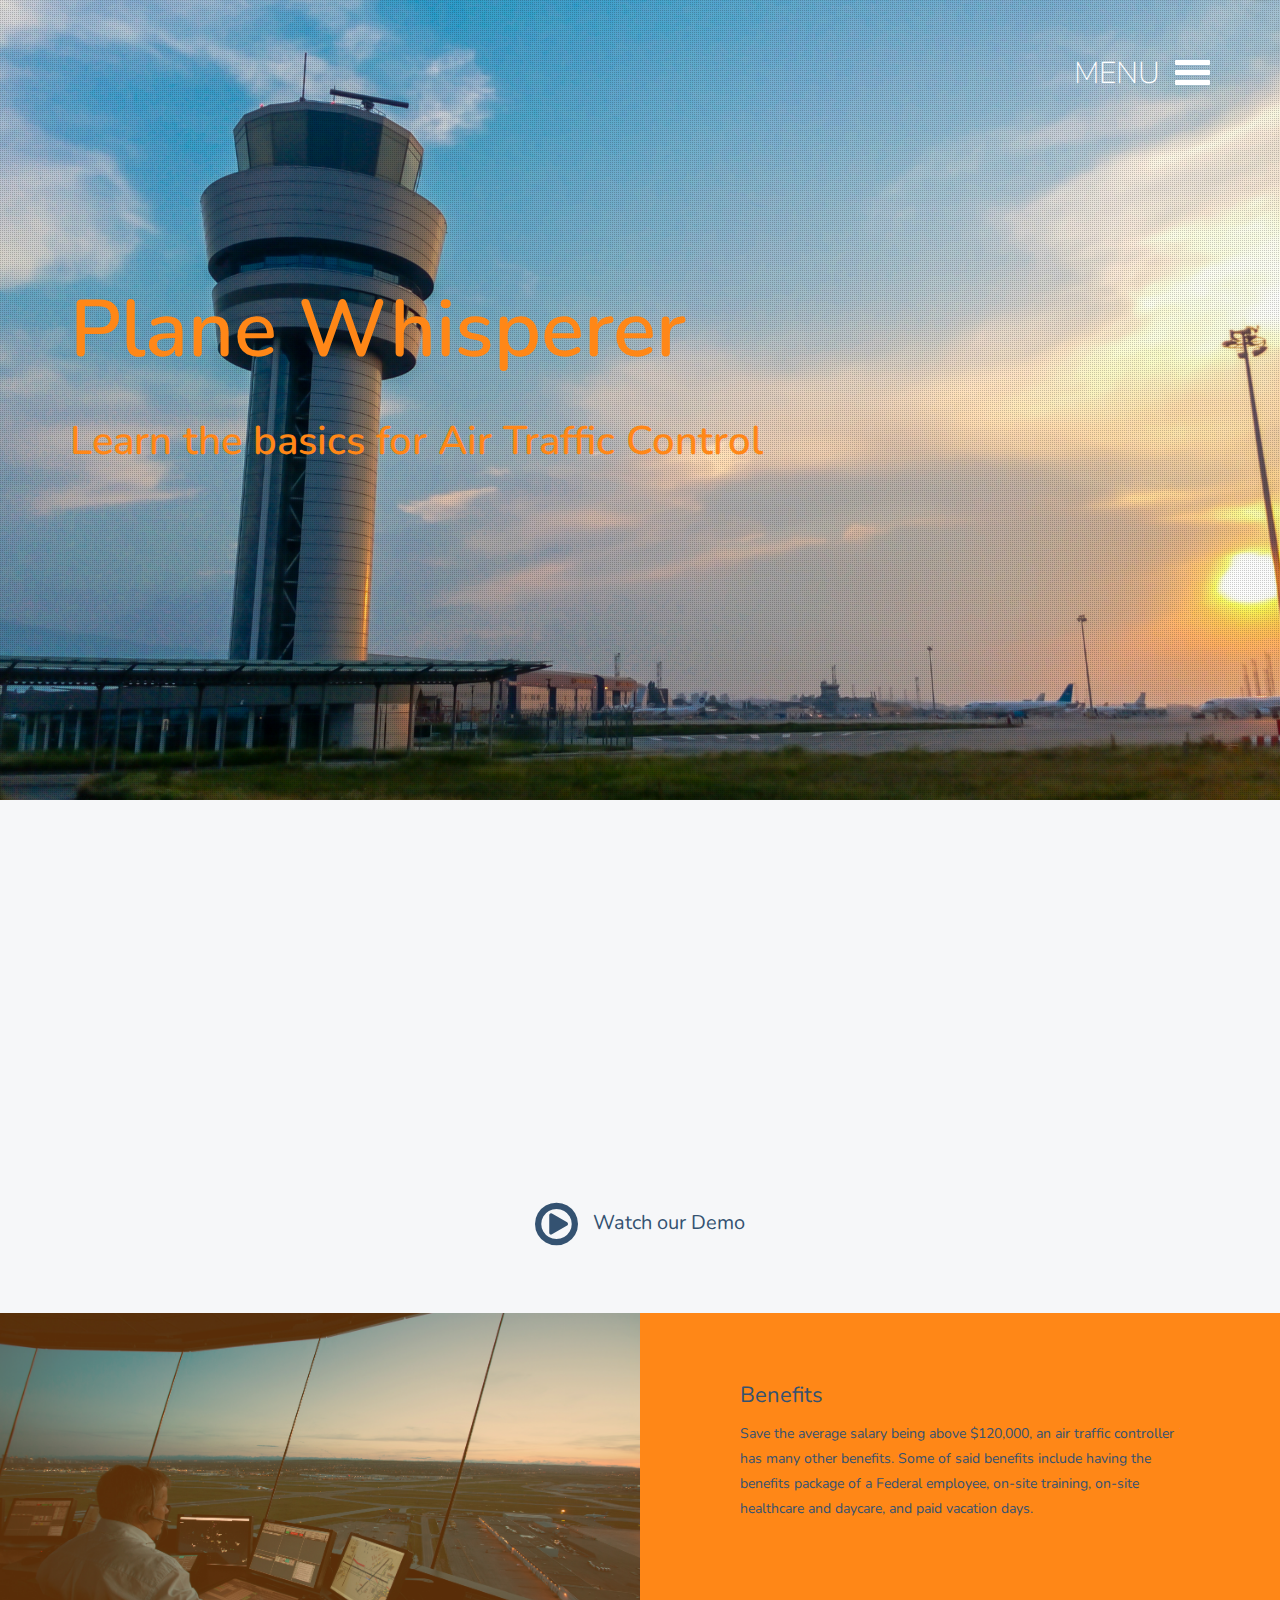
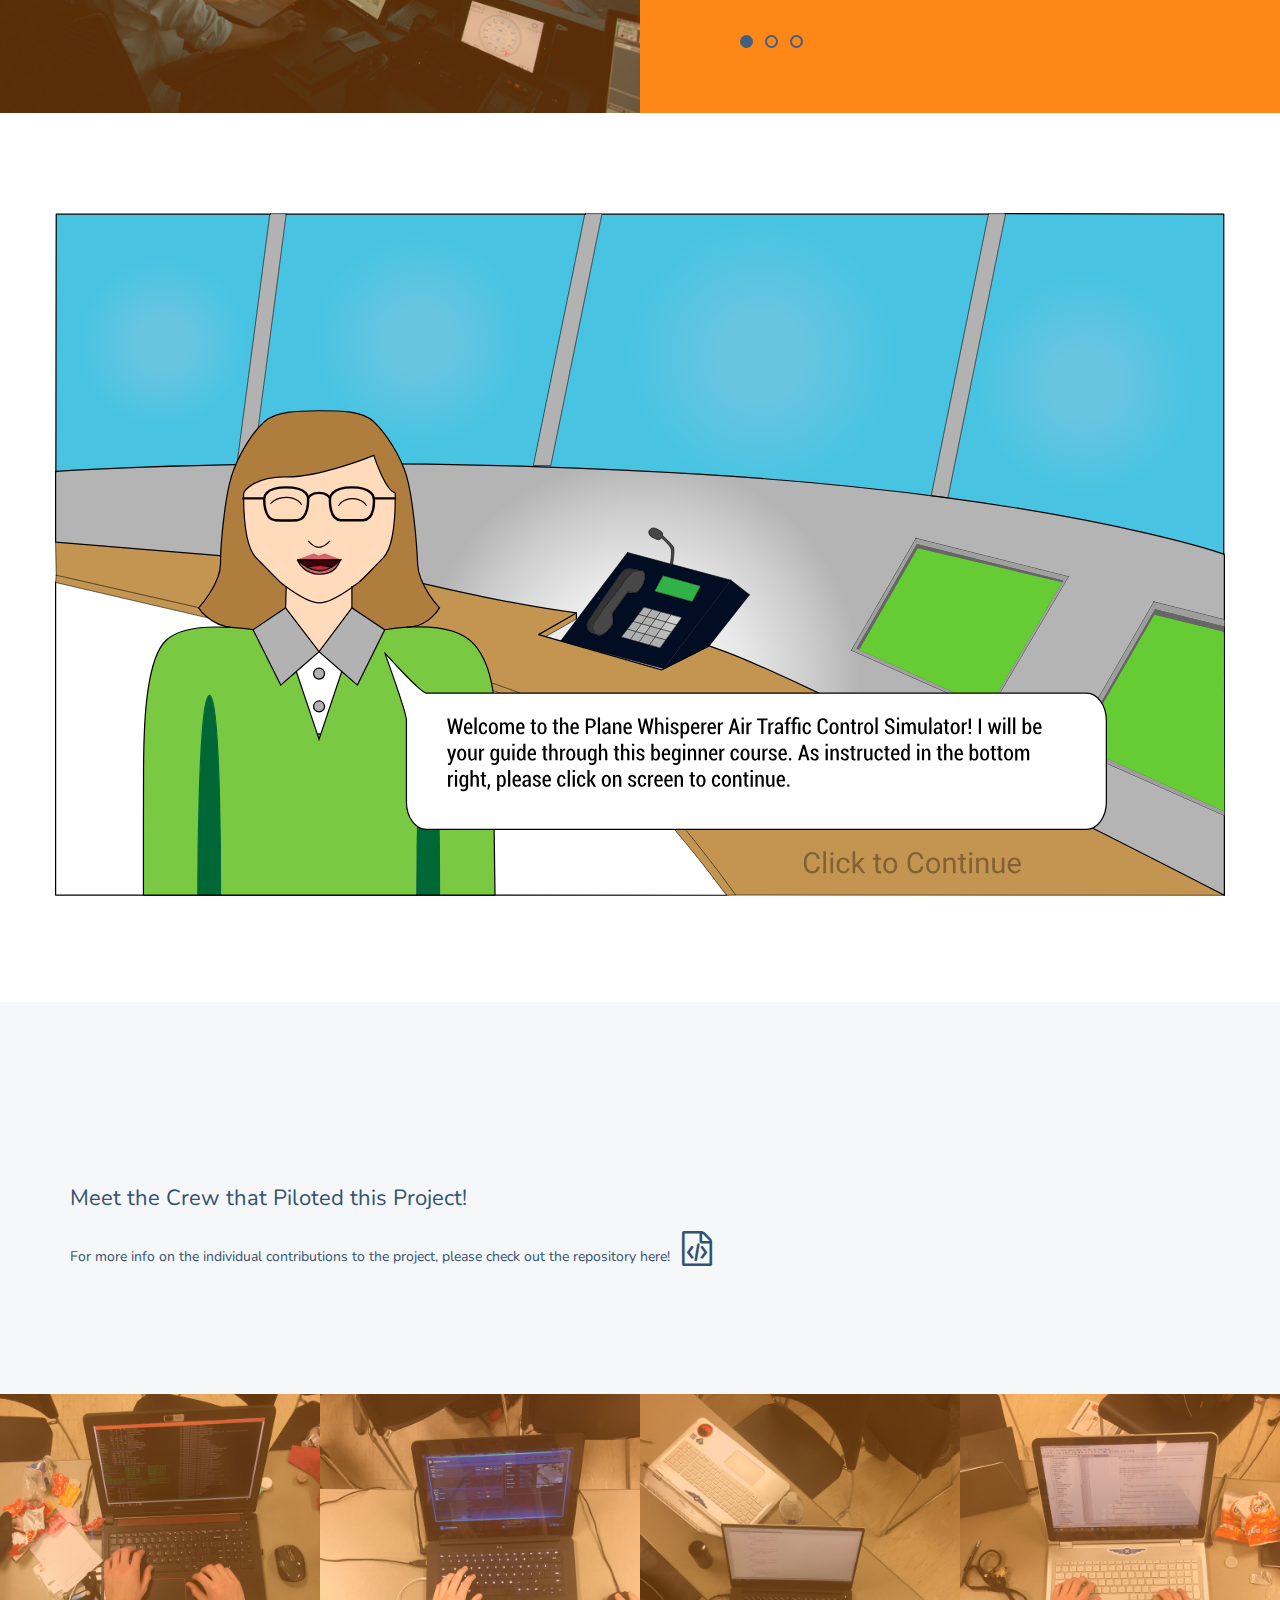
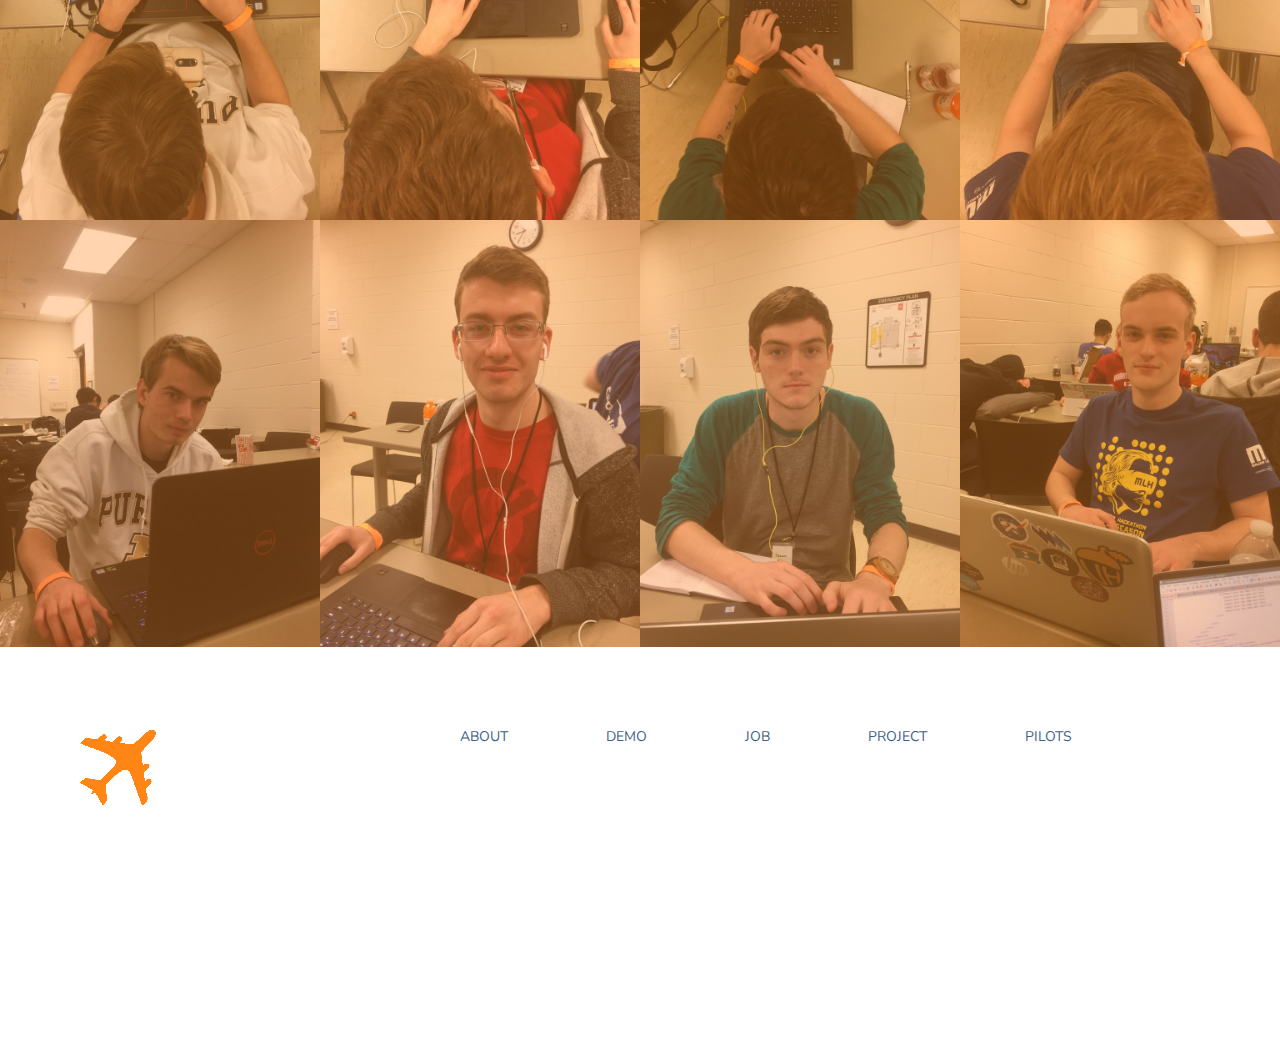
<file: index.html>
<!DOCTYPE html>
<html lang="en" class="no-js">
	<head>
		<meta charset="utf-8">
		<meta http-equiv="X-UA-Compatible" content="IE=edge">
		<meta name="viewport" content="width=device-width, initial-scale=1">
		<meta name="HandheldFriendly" content="true" />
		<title>Plane Whisperer</title>
		<meta name="description" content="A simpler way to discover the basics of an Air Traffic Controller's day-to-day job" />
		<meta name="keywords" content="air, traffic, control, air traffic control, atc, basics, job" />
		<link rel="shortcut icon" href="img/favicon.ico" type="image/x-icon">
		<link rel="icon" href="img/favicon.ico" type="image/x-icon">

		<!-- Bootstrap -->
		<script src="js/modernizr.custom.js"></script>
		<link href="css/bootstrap.min.css" rel="stylesheet">
		<link href="css/jquery.fancybox.css" rel="stylesheet">
		<link href="css/flickity.css" rel="stylesheet" >
		<link href="css/animate.css" rel="stylesheet">
		<link href="http://maxcdn.bootstrapcdn.com/font-awesome/4.2.0/css/font-awesome.min.css" rel="stylesheet">
		<link href='http://fonts.googleapis.com/css?family=Nunito:400,300,700' rel='stylesheet' type='text/css'>
		<link href="css/queries.css" rel="stylesheet">
		
		<link href="css/stylesPhone.css" rel="stylesheet" type="text/css" media="all and (min-width: 0px) and (max-width: 480px)" />
		<link href="css/styles.css" rel="stylesheet" type="text/css" media="all and (min-width:481px)">
		
		<script type="text/javascript" src="js/sound-mouseover.js"></script>
        <script type="text/javascript" src="Snap.svg-0.4.1/dist/snap.svg-min.js"></script>
        <script type="text/javascript" src="https://ajax.googleapis.com/ajax/libs/jquery/1.12.4/jquery.min.js"></script>
		<!-- HTML5 Shim and Respond.js IE8 support of HTML5 elements and media queries -->
		<!-- WARNING: Respond.js doesn't work if you view the page via file:// -->
		<!--[if lt IE 9]>
		<script src="https://oss.maxcdn.com/libs/html5shiv/3.7.0/html5shiv.js"></script>
		<script src="https://oss.maxcdn.com/libs/respond.js/1.4.2/respond.min.js"></script>
		<![endif]-->
	</head>
	<body>
		<header>
			<section class="hero">
				<div class="texture-overlay"></div>
				<div class="container">
					<div class="row nav-wrapper">
						<div class="col-md-6 col-sm-6 col-xs-6 text-left">
							
						</div>
						<div class="col-md-6 col-sm-6 col-xs-6 text-right navicon">
							<p>MENU</p><a id="trigger-overlay" class="nav_slide_button nav-toggle" href="#"><span></span></a>
						</div>
					</div>
					<div class="row hero-content">
						<div class="col-md-12">
							<h1 class="animated fadeInDown">Plane Whisperer</h1>
							<h3 class="animated fadeInDown">Learn the basics for Air Traffic Control</h3>
						</div>
					</div>
				</div>
			</section>
		</header>
		<section class="features-list" id="about">
				<div class="container">
					<div class="row">
						<div class="col-md-12">
							<div class="col-md-3 feature-1 wp2 delay -0.5s">
							</div>
							<div class="col-md-6 feature-3 wp2 delay-1s">
								<h1>About the Project</h1>
								<p>The project Plane Whisperer was created at MHacks 9 at University of Michigan. 
									It is directed towards people who may have an interest in air traffic control,
									but do not know where to start. Similarly to the "Hello, World" program written
									in most programming languages, this team seeks to easily introduce the basic 
									interworkings of air traffic control programs to beginners. Please, take a look 
									around the site, learn a little, and enjoy the interactive game below.</p>
							</div>

						</div>
					</div>
				</div>
			</section>
		<section class="video">
			<div class="container" id="video">
				<div class="row">
					<div class="col-md-12 text-center">
						<h1><a href="https://www.youtube.com/embed/TkYZKqmxaro?autoplay=1&wmode=opaque&fs=1" class="youtube-media"><i class="fa fa-play-circle-o"></i> Watch our Demo</a></h1>
					</div>
				</div>
			</div>
		</section>
		<section class="features-intro" id="desc">
			<div class="container-fluid">
				<div class="row">
					<div class="col-md-6 nopadding features-intro-img">
						<div class="features-bg">
						</div>
					</div>
					<div class="col-md-6 nopadding">
						<div class="features-slider">
								<ul class="slides" id="featuresSlider">
									<li>
										<h1>Benefits</h1>
										<p>Save the average salary being above $120,000, an air traffic controller has many other benefits. 
										   Some of said benefits include having the benefits package of a Federal employee, on-site training, 
										   on-site healthcare and daycare, and paid vacation days.</p>
									</li>
									<li>
										<h1>Duties</h1>
										<p>The interactive game below mainly shows the basic idea of handling incoming and outgoing air traffic. 
										   However, air traffic controllers have many other responsibilities, ranging from managing and 
										   communicating with pilots, providing information in regards to weather and conditions, and monitoring
										   all movement with computers and radars.</p>
									</li>
									<li>
										<h1>Requirements</h1>
										<p>Becoming an air traffic controller is a long but relatively easy process. One simply needs to have the 
										   proper experience or education, pass medical and background checks, and achieve qualifying scores on the
										   FAA and AT-SAT tests. Furthermore, since the training is longer than most careers and the job can be stressful
										   at times, the latest one can start the process is at the age of 30.</p>
									</li>
								</ul>
						</div>
					</div>
				</div>
			</div>
		</section>
		
		<section class="showcase" id="proj">
			<div class="showcase-wrap">
				<div class="container">
					<div class="row">
						<div onmouseover="playclip();" onmouseout="pauseclip();">
							<!--<object type="image/svg+xml" data="img/HomeScreen.svg"></object>-->
<svg xmlns="http://www.w3.org/2000/svg" xmlns:xlink="http://www.w3.org/1999/xlink" viewBox="0 0 961.5 561.2">
    <defs>
        <radialGradient id="radial-gradient" cx="479.75" cy="382.83" r="362.01" gradientUnits="userSpaceOnUse">
            <stop offset="0" stop-color="#fff"/>
            <stop offset="0.1" stop-color="#f9f9f9"/>
            <stop offset="0.24" stop-color="#e7e7e7"/>
            <stop offset="0.4" stop-color="#cacaca"/>
            <stop offset="0.5" stop-color="#b4b4b4"/>
        </radialGradient>
        <radialGradient id="radial-gradient-2" cx="845.28" cy="139.91" r="127.72" gradientUnits="userSpaceOnUse">
            <stop offset="0.23" stop-color="#67c5e1"/>
            <stop offset="0.7" stop-color="#48c4e2"/>
        </radialGradient>
        <radialGradient id="radial-gradient-3" cx="579.24" cy="116.89" r="155.69" xlink:href="#radial-gradient-2"/>
        <radialGradient id="radial-gradient-4" cx="298.26" cy="104.18" r="121.01" xlink:href="#radial-gradient-2"/>
        <radialGradient id="radial-gradient-5" cx="87.62" cy="106.16" r="97.2" xlink:href="#radial-gradient-2"/>
    </defs>
    <title>Home screen</title>
    <g id="Home">
    <g id="Room_Layout" data-name="Room Layout">
        <path d="M959.5,279.83l.5.17V560.2S626.54,388.81,550.81,360.36l-14.25-5.08L497.47,375l-95.34-27.37,25.27-14.41.1-.22v-4.83h-.1C343.51,317.1,253.26,290.92,230.11,289L-.5,269.91V211.84h.2c3.91-.26,65-4.24,162.42-5.77,63.34-1,142-1,230.28,1.81,43.09,1.36,88.46,3.36,135.44,6.22,79,4.8,146.57,11.73,203.22,19.3C879.46,253.24,952.84,277.55,959.5,279.83Z" transform="translate(1 0.5)" style="fill:url(#radial-gradient)"/>
        <path d="M402.13,347.63,497.47,375l39.09-19.72,14.25,5.08C626.54,388.81,960,560.2,960,560.2L558.33,560S484.91,455.82,427.52,416.37c-56.67-38.95-269.43-83.28-269.43-83.28L0,297.18l-.5-27.27L230.11,289c23.15,1.92,113.4,28.1,197.29,39.17l-31,17.83Z" transform="translate(1 0.5)" style="fill:#c49551"/>
        <path d="M959.5.5V279.83c-6.66-2.28-80-26.59-228.44-46.44h0l1.71.22L780.25,0Z" transform="translate(1 0.5)" style="fill:url(#radial-gradient-2)"/>
        <path d="M780.25,0,732.77,233.6l-1.71-.22-12-1.58L766.08.52l.11-.52h14.06Z" transform="translate(1 0.5)" style="fill:#b2b2b2"/>
        <path d="M766.08.52l-47,231.28,12,1.58h0c-56.65-7.57-124.24-14.5-203.22-19.3-47-2.86-92.35-4.86-135.44-6.22l0-.85h14.06L448.48.39,449,.5H766Z" transform="translate(1 0.5)" style="fill:url(#radial-gradient-3)"/>
        <path d="M558.33,560l-7.58.17S477.38,459.18,420,419.73C363.33,380.78,158.19,340,158.19,340L-.5,303.12l.5-5.94,158.09,35.91s212.76,44.33,269.43,83.28C484.91,455.82,558.33,560,558.33,560Z" transform="translate(1 0.5)" style="fill:#c49551"/>
        <path d="M550.75,560.17-.5,560V303.12L158.19,340S363.33,380.78,420,419.73C477.38,459.18,550.75,560.17,550.75,560.17Z" transform="translate(1 0.5)" style="fill:#fff"/>
        <path d="M434.41.5l.1-.5h14.05l-.08.39L406.49,207H392.43Z" transform="translate(1 0.5)" style="fill:#b2b2b2"/>
        <path d="M434.41.5,392.43,207l0,.85c-88.26-2.77-166.94-2.81-230.28-1.81v-.59L189,.5Z" transform="translate(1 0.5)" style="fill:url(#radial-gradient-4)"/>
        <polygon points="428.5 328.67 428.5 333.5 428.4 333.72 403.13 348.13 397.44 346.5 428.4 328.67 428.5 328.67" style="fill:#c49551"/>
        <path d="M189,.5l-26.92,205h-13.5L175.54.5l.07-.5H189.1Z" transform="translate(1 0.5)" style="fill:#b2b2b2"/>
        <path d="M175.54.5l-26.93,205h13.5v.59C64.73,207.59,3.61,211.57-.3,211.83L0,.5Z" transform="translate(1 0.5)" style="fill:url(#radial-gradient-5)"/>
        <path d="M960,560.2S626.54,388.81,550.81,360.36l-14.25-5.08L497.47,375l-95.34-27.37L396.44,346l31-17.83C343.51,317.1,253.26,290.92,230.11,289L-.5,269.91V211.84h.2c3.91-.26,65-4.24,162.42-5.77,63.34-1,142-1,230.28,1.81,43.09,1.36,88.46,3.36,135.44,6.22,79,4.8,146.57,11.73,203.22,19.3,148.4,19.85,221.78,44.16,228.44,46.44l.5.17Z" transform="translate(1 0.5)" style="fill:none;stroke:#000;stroke-linecap:round;stroke-linejoin:round"/>
        <path d="M162.11,205.47,189,.5l.07-.5H175.61l-.07.5-26.93,205Z" transform="translate(1 0.5)" style="fill:none;stroke:#000;stroke-linecap:round;stroke-linejoin:round;stroke-width:0.5px"/>
        <path d="M392.43,207h14.06L448.48.39l.08-.39H434.51l-.1.5Z" transform="translate(1 0.5)" style="fill:none;stroke:#000;stroke-linecap:round;stroke-linejoin:round;stroke-width:0.5px"/>
        <path d="M779.75,0H766.19l-.11.52-47,231.28,12,1.58,1.71.22L780.25,0" transform="translate(1 0.5)" style="fill:none;stroke:#000;stroke-linecap:round;stroke-linejoin:round;stroke-width:0.5px"/>
        <polyline points="428.4 333.72 403.13 348.13 402.99 348.21" style="fill:none;stroke:#000;stroke-linecap:round;stroke-linejoin:round;stroke-width:0.5px"/>
        <path d="M0,297.18l-.5,5.94L158.19,340S363.33,380.78,420,419.73c57.38,39.45,130.75,140.44,130.75,140.44l7.58-.17" transform="translate(1 0.5)" style="fill:none;stroke:#000;stroke-linecap:round;stroke-linejoin:round;stroke-width:0.5px"/>
        <path d="M0,297.18l158.09,35.91s212.76,44.33,269.43,83.28C484.91,455.82,558.33,560,558.33,560l401.67.2" transform="translate(1 0.5)" style="fill:none;stroke:#000;stroke-linecap:round;stroke-linejoin:round;stroke-width:0.5px"/>
        <polyline points="428.5 328.5 428.5 328.67 428.5 333.5" style="fill:none;stroke:#000;stroke-linecap:round;stroke-linejoin:round"/>
        <line x1="1" y1="297.68" x2="0.5" y2="270.41" style="fill:none;stroke:#000;stroke-linecap:round;stroke-linejoin:round;stroke-width:0.5px"/>
        <polyline points="0.7 212.84 0.7 212.33 1 1 176.54 1 177 1" style="fill:none;stroke:#000;stroke-linecap:round;stroke-linejoin:round"/>
        <polyline points="190 1 190.03 1 435.41 1 436 1" style="fill:none;stroke:#000;stroke-linecap:round;stroke-linejoin:round"/>
        <line x1="450" y1="1" x2="767" y2="1" style="fill:none;stroke:#000;stroke-linecap:round;stroke-linejoin:round"/>
        <polyline points="780.75 0.5 781.25 0.5 960.5 1 960.5 280.33 960.5 280.5" style="fill:none;stroke:#000;stroke-linecap:round;stroke-linejoin:round"/>
        <polyline points="551.75 560.67 0.5 560.5 0.5 303.62 0.5 303.5" style="fill:none;stroke:#000;stroke-linecap:round;stroke-linejoin:round"/>
    </g>
    <g id="Room_Features" data-name="Room Features">
        <g id="Screen_2" data-name="Screen 2">
            <polyline points="902.78 319.57 903.13 319.66 961 334.23 961 339.87" style="fill:none;stroke:#000;stroke-linecap:round;stroke-linejoin:round;stroke-width:0.5px"/>
            <polyline points="839.68 437.07 904 325.66 904.19 325.34" style="fill:none;stroke:#000;stroke-linecap:round;stroke-linejoin:round;stroke-width:0.5px"/>
            <polyline points="903.68 325.58 904 325.66 961 339.87 960.5 344.16 903.43 330.14" style="fill:none;stroke:#000;stroke-linecap:round;stroke-linejoin:round;stroke-width:0.5px"/>
            <polyline points="839.68 437.07 841.27 437.79 961 491.82 961 495.09 834.32 438.82" style="fill:none;stroke:#000;stroke-linecap:round;stroke-linejoin:round;stroke-width:0.5px"/>
            <polyline points="841.25 437.83 841.27 437.79 903.43 330.14" style="fill:none;stroke:#000;stroke-linecap:round;stroke-linejoin:round;stroke-width:0.5px"/>
            <line x1="960.5" y1="344.16" x2="961" y2="491.82" style="fill:none;stroke:#000;stroke-linecap:round;stroke-linejoin:round;stroke-width:0.5px"/>
            <polyline points="834.32 438.82 903.13 319.66 903.32 319.33" style="fill:none;stroke:#000;stroke-linecap:round;stroke-linejoin:round;stroke-width:0.5px"/>
            <polygon points="904 325.66 839.68 437.07 841.27 437.79 961 491.82 961 495.09 834.32 438.82 903.13 319.66 961 334.23 961 339.87 904 325.66" style="fill:#9e9e9e"/>
            <polygon points="961 339.87 960.5 344.16 903.43 330.14 841.27 437.79 839.68 437.07 904 325.66 961 339.87" style="fill:#666"/>
            <polygon points="960.5 344.16 961 491.82 841.27 437.79 903.43 330.14 960.5 344.16" style="fill:#6c3"/>
        </g>
        <g id="Screen_1" data-name="Screen 1">
            <polyline points="654.58 359.32 707.64 267.43 707.79 267.17" style="fill:none;stroke:#000;stroke-linecap:round;stroke-linejoin:round;stroke-width:0.5px"/>
            <line x1="767.53" y1="409.53" x2="832.69" y2="298.91" style="fill:none;stroke:#000;stroke-linecap:round;stroke-linejoin:round;stroke-width:0.5px"/>
            <polyline points="707.38 267.36 707.64 267.43 832.69 298.91" style="fill:none;stroke:#000;stroke-linecap:round;stroke-linejoin:round;stroke-width:0.5px"/>
            <line x1="654.58" y1="359.32" x2="767.2" y2="409.35" style="fill:none;stroke:#000;stroke-linecap:round;stroke-linejoin:round;stroke-width:0.5px"/>
            <polyline points="658.72 357.97 708.32 272.05 708.46 271.81" style="fill:none;stroke:#000;stroke-linecap:round;stroke-linejoin:round;stroke-width:0.5px"/>
            <polyline points="767.26 406.96 827.75 303.48 828.59 302.04" style="fill:none;stroke:#000;stroke-linecap:round;stroke-linejoin:round;stroke-width:0.5px"/>
            <polyline points="708.07 271.99 708.32 272.05 828.59 302.04" style="fill:none;stroke:#000;stroke-linecap:round;stroke-linejoin:round;stroke-width:0.5px"/>
            <polyline points="658.72 357.97 660.93 358.97 767.26 406.96" style="fill:none;stroke:#000;stroke-linecap:round;stroke-linejoin:round;stroke-width:0.5px"/>
            <line x1="661.15" y1="358.48" x2="709.03" y2="275.54" style="fill:none;stroke:#000;stroke-linecap:round;stroke-linejoin:round;stroke-width:0.5px"/>
            <polyline points="708.89 275.49 709.03 275.52 827.75 303.48" style="fill:none;stroke:#000;stroke-linecap:round;stroke-linejoin:round;stroke-width:0.5px"/>
            <path d="M707.32,271.55l-49.6,85.92,2.21,1,106.33,48L826.75,303l.84-1.44Zm124.37,26.86L766.53,409l-.33-.18-112.62-50,53.06-91.89Z" transform="translate(1 0.5)" style="fill:#a0a0a0"/>
            <polygon points="709.03 275.52 709.03 275.54 661.15 358.48 660.93 358.97 658.72 357.97 708.32 272.05 828.59 302.04 827.75 303.48 709.03 275.52" style="fill:#666"/>
            <polygon points="827.75 303.48 767.26 406.96 660.93 358.97 661.15 358.48 709.03 275.54 709.03 275.52 827.75 303.48" style="fill:#6c3"/>
        </g>
        <g id="Phone">
            <polygon points="570.75 313.75 537.58 355.78 500.32 374.58 555.4 301.72 570.75 313.75" style="fill:#000d23"/>
            <path d="M498.63,297.38l-7,13L522.7,319l6.95-13Zm-17.77-4.28-.09,0-.16,0c-1.61-.29-7.83-1.39-9.66-1.48a7.44,7.44,0,0,0-6.26,3.34c-1.88,2.47-28.24,39.71-28.56,42.42a6.3,6.3,0,0,0,1.93,5.54c1.08,1.07,5.76,3,6.17,3.21h0c2.56,1.31,4.8-.45,6.36-1.27,1.79-.93,6.31-6.05,6.74-8.22s-.49-7.82-.49-7.82l12.65-17.73a46.57,46.57,0,0,0,7,.31c1.71-.26,5.61-5.28,6.57-9.19s1.39-5.76-.65-8.16a2.66,2.66,0,0,0-1.63-.84Zm-11.5,48.38L464.42,348l7.37,2.07,7.24,2,8.47,2.38,8.75,2.46,4.78-6.68,4.5-6.28,4.28-6,4.31-6-8.86-2.46-8.45-2.34-7.28-2-6.47-1.79-4.46,5.9-4.44,5.86Zm85-40.26-55.08,72.86-84.76-22.87,55-72.7,35.1,9.39,1.92.51Z" transform="translate(1 0.5)" style="fill:#000d23"/>
            <polygon points="530.65 306.49 523.7 319.49 492.64 310.87 499.63 297.88 530.65 306.49" style="fill:#30b246"/>
            <polygon points="515.12 332.48 510.81 338.5 502.05 336.07 506.19 330.29 506.26 330.02 515.12 332.48" style="fill:#d1d1d1"/>
            <polygon points="510.81 338.5 506.53 344.48 506.23 344.26 497.85 341.93 502.05 336.07 510.81 338.5" style="fill:#c7c8c9"/>
            <path d="M507.27,274.06c1.25,2.71-.73,14.35-.73,14.35l-1.92-.51s2.27-9.92.19-13.46-7.4-7.79-7.4-7.79a3.4,3.4,0,0,1-2.18,1.32c-1.35.15-6.18-2.17-6.94-3s-1.87-2.81-1-4.59a4,4,0,0,1,3.91-2.07c1.35,0,6.11,2.61,6.81,3.7a3.83,3.83,0,0,1,.32,2.63S506.1,271.52,507.27,274.06Z" transform="translate(1 0.5)" style="fill:#474747"/>
            <polygon points="506.53 344.48 502.03 350.76 493.27 348.33 497.85 341.93 506.23 344.26 506.53 344.48" style="fill:#bababa"/>
            <polygon points="506.26 330.02 506.19 330.29 502.05 336.07 493.5 333.7 497.81 327.68 506.26 330.02" style="fill:#bababa"/>
            <polygon points="502.05 336.07 497.85 341.93 489.3 339.56 493.5 333.7 502.05 336.07" style="fill:#bababa"/>
            <polygon points="502.03 350.76 497.25 357.44 488.5 354.98 493.27 348.33 502.03 350.76" style="fill:#afafaf"/>
            <polygon points="497.85 341.93 493.27 348.33 484.72 345.96 489.3 339.56 497.85 341.93" style="fill:#afafaf"/>
            <polygon points="497.81 327.68 493.5 333.7 486.3 331.7 490.47 325.87 490.53 325.66 497.81 327.68" style="fill:#afafaf"/>
            <polygon points="493.5 333.7 489.3 339.56 482.1 337.56 486.3 331.7 493.5 333.7" style="fill:#afafaf"/>
            <polygon points="493.27 348.33 488.5 354.98 480.03 352.6 480.08 352.43 484.72 345.96 493.27 348.33" style="fill:#afafaf"/>
            <polygon points="490.53 325.66 490.47 325.87 486.3 331.7 479.75 329.88 479.6 329.77 484.06 323.87 490.53 325.66" style="fill:#afafaf"/>
            <polygon points="489.3 339.56 484.72 345.96 477.52 343.96 482.1 337.56 489.3 339.56" style="fill:#bababa"/>
            <polygon points="486.3 331.7 482.1 337.56 475.17 335.64 475.16 335.63 479.6 329.77 479.75 329.88 486.3 331.7" style="fill:#afafaf"/>
            <polygon points="484.72 345.96 480.08 352.43 480.03 352.6 472.79 350.57 477.52 343.96 484.72 345.96" style="fill:#afafaf"/>
            <path d="M482.48,294c2,2.4,1.62,4.25.65,8.16s-4.86,8.93-6.57,9.19a46.57,46.57,0,0,1-7-.31l-12.65,17.73s.93,5.64.49,7.82-4.95,7.29-6.74,8.22c-1.56.82-3.8,2.58-6.36,1.27h0a5.86,5.86,0,0,1-1.15-.8c-3-2.68-1.11-8.71-1.11-8.71s6-8.92,7.25-11,14.9-18.71,16.84-22.32,7.42-8.65,7.42-8.65,4.28-1.84,7.12-1.47l.16,0,.09,0A2.66,2.66,0,0,1,482.48,294Z" transform="translate(1 0.5)" style="fill:#474747"/>
            <polygon points="482.1 337.56 477.52 343.96 470.36 341.98 475.16 335.63 475.17 335.64 482.1 337.56" style="fill:#afafaf"/>
            <path d="M480.86,293.1v.07l-.09,0-.16,0c-2.84-.37-7.12,1.47-7.12,1.47s-5.47,5-7.42,8.65-15.62,20.23-16.84,22.32-7.25,11-7.25,11-1.93,6,1.11,8.71a5.86,5.86,0,0,0,1.15.8c-.41-.17-5.09-2.14-6.17-3.21a6.3,6.3,0,0,1-1.93-5.54c.32-2.71,26.68-39.95,28.56-42.42a7.44,7.44,0,0,1,6.26-3.34c1.83.09,8.05,1.19,9.66,1.48l.16,0Z" transform="translate(1 0.5)" style="fill:#353535"/>
            <polygon points="477.52 343.96 472.79 350.57 465.42 348.5 470.36 341.98 477.52 343.96" style="fill:#afafaf"/>
            <line x1="555.4" y1="301.72" x2="570.75" y2="313.75" style="fill:none;stroke:#000;stroke-linecap:round;stroke-linejoin:round;stroke-width:0.5px"/>
            <polyline points="570.75 313.75 537.58 355.78 500.32 374.58" style="fill:none;stroke:#000;stroke-linecap:round;stroke-linejoin:round;stroke-width:0.5px"/>
            <polyline points="555.4 301.72 500.32 374.58 415.56 351.71 470.52 279.01" style="fill:none;stroke:#000;stroke-linecap:round;stroke-linejoin:round;stroke-width:0.5px"/>
            <polyline points="470.52 279.01 505.62 288.4 507.54 288.91 555.4 301.72" style="fill:none;stroke:#000;stroke-linecap:round;stroke-linejoin:round;stroke-width:0.5px"/>
            <path d="M444.26,346.09c2.56,1.31,4.8-.45,6.36-1.27,1.79-.93,6.31-6.05,6.74-8.22s-.49-7.82-.49-7.82l12.65-17.73a46.57,46.57,0,0,0,7,.31c1.71-.26,5.61-5.28,6.57-9.19s1.39-5.76-.65-8.16a2.66,2.66,0,0,0-1.63-.84l-.09,0-.16,0c-2.84-.37-7.12,1.47-7.12,1.47s-5.47,5-7.42,8.65-15.62,20.23-16.84,22.32-7.25,11-7.25,11-1.93,6,1.11,8.71a5.86,5.86,0,0,0,1.15.8" transform="translate(1 0.5)" style="fill:none;stroke:#000;stroke-linecap:round;stroke-linejoin:round;stroke-width:0.5px"/>
            <path d="M481,293.12l-.13,0-.09,0-.16,0c-1.61-.29-7.83-1.39-9.66-1.48a7.44,7.44,0,0,0-6.26,3.34c-1.88,2.47-28.24,39.71-28.56,42.42a6.3,6.3,0,0,0,1.93,5.54c1.08,1.07,5.76,3,6.17,3.21h0" transform="translate(1 0.5)" style="fill:none;stroke:#000;stroke-linecap:round;stroke-linejoin:round;stroke-width:0.5px"/>
            <polyline points="484.06 323.87 479.6 329.77 475.16 335.63 470.36 341.98 465.42 348.5" style="fill:none;stroke:#000;stroke-linecap:round;stroke-linejoin:round;stroke-width:0.5px"/>
            <polyline points="515.12 332.48 510.81 338.5 506.53 344.48 502.03 350.76 497.25 357.44" style="fill:none;stroke:#000;stroke-linecap:round;stroke-linejoin:round;stroke-width:0.5px"/>
            <polyline points="465.42 348.5 472.79 350.57 480.03 352.6 488.5 354.98 497.25 357.44" style="fill:none;stroke:#000;stroke-linecap:round;stroke-linejoin:round;stroke-width:0.5px"/>
            <polyline points="484.06 323.87 490.53 325.66 497.81 327.68 506.26 330.02 515.12 332.48" style="fill:none;stroke:#000;stroke-linecap:round;stroke-linejoin:round;stroke-width:0.5px"/>
            <polyline points="470.23 341.94 470.36 341.98 477.52 343.96 484.72 345.96 493.27 348.33 502.03 350.76 502.05 350.77" style="fill:none;stroke:#000;stroke-linecap:round;stroke-linejoin:round;stroke-width:0.5px"/>
            <polyline points="475.17 335.64 482.1 337.56 489.3 339.56 497.85 341.93 506.23 344.26" style="fill:none;stroke:#000;stroke-linecap:round;stroke-linejoin:round;stroke-width:0.5px"/>
            <polyline points="479.75 329.88 486.3 331.7 493.5 333.7 502.05 336.07 510.81 338.5" style="fill:none;stroke:#000;stroke-linecap:round;stroke-linejoin:round;stroke-width:0.5px"/>
            <polyline points="499.59 297.87 499.63 297.88 530.65 306.49" style="fill:none;stroke:#000;stroke-linecap:round;stroke-linejoin:round;stroke-width:0.5px"/>
            <line x1="492.64" y1="310.87" x2="523.7" y2="319.49" style="fill:none;stroke:#000;stroke-linecap:round;stroke-linejoin:round;stroke-width:0.5px"/>
            <polyline points="499.64 297.86 499.63 297.88 492.64 310.87" style="fill:none;stroke:#000;stroke-linecap:round;stroke-linejoin:round;stroke-width:0.5px"/>
            <line x1="530.65" y1="306.49" x2="523.7" y2="319.49" style="fill:none;stroke:#000;stroke-linecap:round;stroke-linejoin:round;stroke-width:0.5px"/>
            <polyline points="506.19 330.29 502.05 336.07 497.85 341.93 493.27 348.33 488.5 354.98 488.31 355.25" style="fill:none;stroke:#000;stroke-linecap:round;stroke-linejoin:round;stroke-width:0.5px"/>
            <polyline points="497.96 327.47 497.81 327.68 493.5 333.7 489.3 339.56 484.72 345.96 480.08 352.43" style="fill:none;stroke:#000;stroke-linecap:round;stroke-linejoin:round;stroke-width:0.5px"/>
            <polyline points="490.47 325.87 486.3 331.7 482.1 337.56 477.52 343.96 472.79 350.57 472.6 350.83" style="fill:none;stroke:#000;stroke-linecap:round;stroke-linejoin:round;stroke-width:0.5px"/>
            <path d="M504.62,287.9s2.27-9.92.19-13.46-7.4-7.79-7.4-7.79a3.4,3.4,0,0,1-2.18,1.32c-1.35.15-6.18-2.17-6.94-3s-1.87-2.81-1-4.59a4,4,0,0,1,3.91-2.07c1.35,0,6.11,2.61,6.81,3.7a3.83,3.83,0,0,1,.32,2.63s7.76,6.86,8.93,9.4c1.25,2.71-.73,14.35-.73,14.35" transform="translate(1 0.5)" style="fill:none;stroke:#000;stroke-linecap:round;stroke-linejoin:round;stroke-width:0.5px"/>
        </g>
    </g>
    <g id="Guide">
        <path d="M360.6,560H315s.67-163.33-9-164-9.67,164-9.67,164H135s.67-163.33-9-164-9.67,164-9.67,164H71.68s-.06-74,.07-101,.19-90,18.19-108c11.26-11.26,36.54-11.95,53.89-10.9,10.38.64,17.92,1.9,17.92,1.9l22.75,45.5,12.82-11.19L214.65,428l1.35,4,1.36-4.07,17.32-51.62L247.5,387.5,270,342a156.84,156.84,0,0,1,18.09-2.13,28.43,28.43,0,0,0,3.85-.2c17.25-.67,40.2,1.27,51.52,14.34,23.4,27,16,78,16,105S360.6,560,360.6,560Z" transform="translate(1 0.5)" style="fill:#7ac943"/>
        <path d="M306,396c9.67.67,9,164,9,164H296.33S296.33,395.33,306,396Z" transform="translate(1 0.5)" style="fill:#006837"/>
        <path d="M154,234c.12,13.19,1.21,39.79,10.4,49,10.41,10.41,18.66,19.24,20.83,20.83.49.36,1.83,1.39,3.73,2.78L188.5,324l-26.75,18s-7.54-1.26-17.92-1.9C125.9,338.21,117,324,117,324s18-19.5,18-36,3.5-54,9-72,17.75-36.75,27-45,27-9,45-9,35.5,0,45,9,22,27.67,27,45,8.33,54.25,9,72,18,36,18,36-7.95,13.84-23.06,15.69c-1.32.06-2.61.12-3.85.2A156.84,156.84,0,0,0,270,342l-27-18V307.18c2.22-1.56,3.9-2.81,4.75-3.37,3.47-2.32,10.51-10.32,20.83-20.69,9.11-9.16,10-35.83,10.07-49.12,0-1.76,0-3.29,0-4.51-8.5-1.78-17.66-30.82-17.66-30.82s-44.28,18.16-72,17.66-35,13.17-35,13.17C154,230.71,154,232.24,154,234Z" transform="translate(1 0.5)" style="fill:#af7e3e"/>
        <path d="M278.66,229.49c0,1.22,0,2.75,0,4.51H261s-.17-9-18-9-18,9-18,9-1.67-4.51-9-4.51-9,4.51-9,4.51.5-9-18-9-18,9-18,9H154c0-1.76,0-3.29,0-4.5,0,0,7.28-13.67,35-13.17s72-17.66,72-17.66S270.16,227.71,278.66,229.49Z" transform="translate(1 0.5)" style="fill:#ffdabb"/>
        <path d="M189,306.59c-1.9-1.39-3.24-2.42-3.73-2.78-2.17-1.59-10.42-10.42-20.83-20.83-9.19-9.19-10.28-35.79-10.4-49h17s-.88,17.46,9,18c9.63.53,9.63.53,18,0,9.88-.62,9-18,9-18s1.67-4.51,9-4.51,9,4.51,9,4.51-1.2,18,9,18h18c10.59,0,9-18,9-18h17.65c-.08,13.29-1,40-10.07,49.12-10.32,10.37-17.36,18.37-20.83,20.69-.85.56-2.53,1.81-4.75,3.37-6.81,4.8-18.63,12.59-26.5,12.74C208.44,320.07,195.45,311.3,189,306.59Zm45-22.09h-.36l.11-.25-13.13-5-4.74,1.87-4.26-1.87L198,284.5l0,0c.22.42,2.83,5.26,4.94,7a20,20,0,0,0,13,4.88c6.62,0,10.87-2.17,13.33-4.71a25.43,25.43,0,0,0,4-6.52C233.78,284.74,234,284.5,234,284.5Z" transform="translate(1 0.5)" style="fill:#ffdabb"/>
        <polygon points="271 342.52 248.5 388 235.68 376.81 217 360.5 244 324.53 271 342.52" style="fill:#b2b2b2"/>
        <path d="M261,234s1.59,18-9,18H234c-10.2,0-9-18-9-18s.17-9,18-9S261,234,261,234Z" transform="translate(1 0.5)" style="fill:#ffdabb"/>
        <path d="M243,307.18V324l-27,36-27.5-36,.48-17.41c6.47,4.71,19.46,13.48,27.52,13.33C224.37,319.77,236.19,312,243,307.18Z" transform="translate(1 0.5)" style="fill:#ffdabb"/>
        <path d="M234.68,376.31l-17.32,51.62a3.55,3.55,0,0,0-1.36-.43,3.63,3.63,0,0,0-1.35.47l-17.33-51.66L216,360ZM220.5,378a4.5,4.5,0,1,0-4.5,4.5A4.49,4.49,0,0,0,220.5,378Zm0,27a4.5,4.5,0,1,0-4.5,4.5A4.5,4.5,0,0,0,220.5,405Z" transform="translate(1 0.5)" style="fill:#fff"/>
        <path d="M220.62,279.25l13.13,5-.11.25H198l13.62-5.25,4.26,1.87Z" transform="translate(1 0.5)" style="fill:#d6656d"/>
        <path d="M198,284.5h35.64c-.06.16-.16.38-.28.65a36.52,36.52,0,0,1-7.1,5.39,30.28,30.28,0,0,0-9.93-1.54,33.1,33.1,0,0,0-10.2,1.54,38.44,38.44,0,0,1-8.11-6Z" transform="translate(1 0.5)" style="fill:#3f000b"/>
        <path d="M233.36,285.15a25.43,25.43,0,0,1-4,6.52c-2.46,2.54-6.71,4.71-13.33,4.71a20,20,0,0,1-13-4.88c-2.11-1.71-4.72-6.55-4.94-7a38.44,38.44,0,0,0,8.11,6,22.15,22.15,0,0,0,9.87,3,19.92,19.92,0,0,0,10.26-3A36.52,36.52,0,0,0,233.36,285.15Z" transform="translate(1 0.5)" style="fill:#d6656d"/>
        <path d="M216.33,289a30.28,30.28,0,0,1,9.93,1.54,19.92,19.92,0,0,1-10.26,3,22.15,22.15,0,0,1-9.87-3A33.1,33.1,0,0,1,216.33,289Z" transform="translate(1 0.5)" style="fill:#c1272d"/>
        <circle cx="217" cy="378.5" r="4.5" style="fill:#b2b2b2"/>
        <path d="M216,400.53a4.5,4.5,0,1,1-4.5,4.5A4.5,4.5,0,0,1,216,400.53Z" transform="translate(1 0.5)" style="fill:#b2b2b2"/>
        <path d="M217.36,427.93,216,432l-1.35-4a3.63,3.63,0,0,1,1.35-.47A3.55,3.55,0,0,1,217.36,427.93Z" transform="translate(1 0.5)" style="fill:#b2b2b2"/>
        <polygon points="189.5 324.5 217 360.5 198.32 376.81 185.5 388 162.75 342.5 189.5 324.5" style="fill:#b2b2b2"/>
        <path d="M207,234s.88,17.38-9,18c-8.37.53-8.37.53-18,0-9.88-.54-9-18-9-18s-.5-9,18-9S207,234,207,234Z" transform="translate(1 0.5)" style="fill:#ffdabb"/>
        <path d="M126,396c9.67.67,9,164,9,164H116.33S116.33,395.33,126,396Z" transform="translate(1 0.5)" style="fill:#006837"/>
        <path d="M154,229.5c0,1.21,0,2.74,0,4.5.12,13.19,1.21,39.79,10.4,49,10.41,10.41,18.66,19.24,20.83,20.83.49.36,1.83,1.39,3.73,2.78,6.47,4.71,19.46,13.48,27.52,13.33,7.87-.15,19.69-7.94,26.5-12.74,2.22-1.56,3.9-2.81,4.75-3.37,3.47-2.32,10.51-10.32,20.83-20.69,9.11-9.16,10-35.83,10.07-49.12,0-1.76,0-3.29,0-4.51" transform="translate(1 0.5)" style="fill:none;stroke:#000;stroke-miterlimit:10"/>
        <path d="M360.6,560s-1.1-74-1.1-101,7.36-78-16-105c-11.32-13.07-34.27-15-51.52-14.34-1.32.06-2.61.12-3.85.2A156.84,156.84,0,0,0,270,342l-27-18V306" transform="translate(1 0.5)" style="fill:none;stroke:#000;stroke-miterlimit:10"/>
        <path d="M315,560s.67-163.33-9-164-9.67,164-9.67,164" transform="translate(1 0.5)" style="fill:none;stroke:#006837;stroke-miterlimit:10"/>
        <path d="M135,560s.67-163.33-9-164-9.67,164-9.67,164" transform="translate(1 0.5)" style="fill:none;stroke:#006837;stroke-miterlimit:10"/>
        <path d="M189,306l0,.59L188.5,324l-26.75,18s-7.54-1.26-17.92-1.9c-17.35-1.05-42.63-.36-53.89,10.9-18,18-18.06,81-18.19,108s-.07,101-.07,101H360.6" transform="translate(1 0.5)" style="fill:none;stroke:#000;stroke-miterlimit:10"/>
        <polyline points="189.5 324.5 217 360.5 198.32 376.81 185.5 388 162.75 342.5" style="fill:none;stroke:#000;stroke-miterlimit:10"/>
        <polyline points="244 324.53 217 360.5 235.68 376.81 248.5 388 271 342.52" style="fill:none;stroke:#000;stroke-miterlimit:10"/>
        <polyline points="198.32 376.81 215.65 428.47 217 432.5 218.36 428.43 235.68 376.81" style="fill:none;stroke:#000;stroke-miterlimit:10"/>
        <circle cx="217" cy="378.5" r="4.5" style="fill:none;stroke:#000;stroke-miterlimit:10"/>
        <path d="M211.5,405a4.5,4.5,0,1,1,4.5,4.5A4.49,4.49,0,0,1,211.5,405Z" transform="translate(1 0.5)" style="fill:none;stroke:#000;stroke-miterlimit:10"/>
        <path d="M214.65,428a3.63,3.63,0,0,1,1.35-.47,3.55,3.55,0,0,1,1.36.43" transform="translate(1 0.5)" style="fill:none;stroke:#000;stroke-miterlimit:10"/>
        <path d="M153,234h18s-.88,17.46,9,18c9.63.53,9.63.53,18,0,9.88-.62,9-18,9-18s1.67-4.51,9-4.51,9,4.51,9,4.51-1.2,18,9,18h18c10.59,0,9-18,9-18h18" transform="translate(1 0.5)" style="fill:none;stroke:#000;stroke-miterlimit:10;stroke-width:2px"/>
        <path d="M171,234s-.5-9,18-9,18,9,18,9" transform="translate(1 0.5)" style="fill:none;stroke:#000;stroke-miterlimit:10;stroke-width:2px"/>
        <path d="M225,234s.17-9,18-9,18,9,18,9" transform="translate(1 0.5)" style="fill:none;stroke:#000;stroke-miterlimit:10;stroke-width:2px"/>
        <path d="M198,284.5h36s-.22.24-.64.65a36.52,36.52,0,0,1-7.1,5.39,19.92,19.92,0,0,1-10.26,3,22.15,22.15,0,0,1-9.87-3,38.44,38.44,0,0,1-8.11-6" transform="translate(1 0.5)" style="fill:none;stroke:#000;stroke-miterlimit:10"/>
        <path d="M233.64,284.5c-.06.16-.16.38-.28.65a25.43,25.43,0,0,1-4,6.52c-2.46,2.54-6.71,4.71-13.33,4.71a20,20,0,0,1-13-4.88c-2.11-1.71-4.72-6.55-4.94-7l0,0" transform="translate(1 0.5)" style="fill:none;stroke:#000;stroke-miterlimit:10"/>
        <path d="M206.13,290.54a33.1,33.1,0,0,1,10.2-1.54,30.28,30.28,0,0,1,9.93,1.54" transform="translate(1 0.5)" style="fill:none;stroke:#000;stroke-miterlimit:10"/>
        <path d="M207,269s4.69,5.31,8.88,5.31S225,269,225,269" transform="translate(1 0.5)" style="fill:none;stroke:#000;stroke-miterlimit:10"/>
        <path d="M154,229.5s7.28-13.67,35-13.17,72-17.66,72-17.66,9.16,29,17.66,30.82" transform="translate(1 0.5)" style="fill:none;stroke:#000;stroke-miterlimit:10"/>
        <path d="M288,339.89h.09a28.43,28.43,0,0,0,3.85-.2C307.05,337.84,315,324,315,324s-17.33-18.25-18-36-4-54.67-9-72-17.5-36-27-45-27-9-45-9-35.75.75-45,9-21.5,27-27,45-9,55.5-9,72-18,36-18,36,8.9,14.21,26.83,16.1" transform="translate(1 0.5)" style="fill:none;stroke:#000;stroke-miterlimit:10"/>
        <path d="M232,240.25s2.79-6.06,11.49-6.06,11.59,6.06,11.59,6.06" transform="translate(1 0.5)" style="fill:none;stroke:#000;stroke-miterlimit:10"/>
        <path d="M201.63,239.25s-3-6.08-12.35-6.08-13.12,5.19-13.12,5.19" transform="translate(1 0.5)" style="fill:none;stroke:#000;stroke-miterlimit:10"/>
    </g>
    <g id="Text_Box_1" class="TextBox" data-name="Text Box 1">
        <path d="M863,416.5v67c0,12.43-7.33,22.5-16.36,22.5H304.18c-9,0-16.36-10.07-16.36-22.5v-67c0-5.94-17.82-55.5-17.82-55.5s29.46,33,34.18,33H846.64C855.67,394,863,404.07,863,416.5Z" transform="translate(1 0.5)" style="fill:#fff"/>
        <path d="M846.64,506H304.18c-9,0-16.36-10.07-16.36-22.5v-67c0-5.94-17.82-55.5-17.82-55.5s29.46,33,34.18,33H846.64c9,0,16.36,10.07,16.36,22.5v67C863,495.93,855.67,506,846.64,506Z" transform="translate(1 0.5)" style="fill:none;stroke:#000;stroke-linecap:round;stroke-linejoin:round"/>
        <g id="Text_1" data-name="Text 1">
            <path d="M330.76,424h.05l1.66-9.1h1.87l-2.63,12.8h-1.64l-2.23-9.08h-.05l-2.24,9.08h-1.64l-2.63-12.8h1.88l1.67,9.08h.05l2.15-9.08h1.56Z" transform="translate(1 0.5)"/>
            <path d="M338.84,427.9a3.32,3.32,0,0,1-2.78-1.3,5.37,5.37,0,0,1-1-3.38v-.41a5.58,5.58,0,0,1,1-3.43,3.12,3.12,0,0,1,2.62-1.34,2.88,2.88,0,0,1,2.47,1.15,5.1,5.1,0,0,1,.85,3.09v1h-5.16a4.7,4.7,0,0,0,.52,2.36,1.73,1.73,0,0,0,1.6.91,3.12,3.12,0,0,0,2.32-.91l.58,1.11a3.79,3.79,0,0,1-1.25.83A4.45,4.45,0,0,1,338.84,427.9Zm-.17-8.5a1.4,1.4,0,0,0-1.23.72,4.26,4.26,0,0,0-.57,1.89h3.37v-.2a3.48,3.48,0,0,0-.38-1.74A1.27,1.27,0,0,0,338.67,419.4Z" transform="translate(1 0.5)"/>
            <path d="M345.51,427.71h-1.79V414h1.79Z" transform="translate(1 0.5)"/>
            <path d="M351,426.54a1.4,1.4,0,0,0,1.1-.51,2,2,0,0,0,.44-1.38h1.61l0,.05a2.94,2.94,0,0,1-.91,2.27,3.34,3.34,0,0,1-5-.42,5.74,5.74,0,0,1-1-3.42v-.33a5.77,5.77,0,0,1,1-3.42A3.13,3.13,0,0,1,351,418a3,3,0,0,1,2.32,1,3.44,3.44,0,0,1,.87,2.5l0,0h-1.62a2.58,2.58,0,0,0-.43-1.54,1.32,1.32,0,0,0-1.12-.59,1.5,1.5,0,0,0-1.45,1,5.84,5.84,0,0,0-.44,2.43v.33a5.91,5.91,0,0,0,.44,2.45A1.49,1.49,0,0,0,351,426.54Z" transform="translate(1 0.5)"/>
            <path d="M355.48,422.85a5.68,5.68,0,0,1,1-3.47,3.48,3.48,0,0,1,5.51,0,5.67,5.67,0,0,1,1,3.47v.24a5.64,5.64,0,0,1-1,3.47,3.5,3.5,0,0,1-5.51,0,5.64,5.64,0,0,1-1-3.47Zm1.79.24a5.52,5.52,0,0,0,.49,2.49,1.58,1.58,0,0,0,1.49,1,1.56,1.56,0,0,0,1.46-1,5.52,5.52,0,0,0,.49-2.48v-.24a5.49,5.49,0,0,0-.49-2.47,1.6,1.6,0,0,0-2.95,0,5.53,5.53,0,0,0-.49,2.47Z" transform="translate(1 0.5)"/>
            <path d="M366.33,418.2l.1,1.29a3,3,0,0,1,1-1.08,2.61,2.61,0,0,1,1.42-.38,2.22,2.22,0,0,1,1.37.44,2.6,2.6,0,0,1,.87,1.32,3.25,3.25,0,0,1,1-1.29,2.42,2.42,0,0,1,1.48-.47,2.25,2.25,0,0,1,1.95,1,5.36,5.36,0,0,1,.71,3.06v5.62h-1.79v-5.62a4.2,4.2,0,0,0-.37-2.08,1.21,1.21,0,0,0-1.1-.59,1.34,1.34,0,0,0-1,.46,2.79,2.79,0,0,0-.61,1.2l0,.33c0,.12,0,.23,0,.35v6h-1.78v-5.62a4.14,4.14,0,0,0-.38-2.05,1.21,1.21,0,0,0-1.1-.62,1.55,1.55,0,0,0-1,.32,2.09,2.09,0,0,0-.63.87v7.11h-1.79V418.2Z" transform="translate(1 0.5)"/>
            <path d="M381.73,427.9a3.32,3.32,0,0,1-2.78-1.3,5.37,5.37,0,0,1-1-3.38v-.41a5.58,5.58,0,0,1,1-3.43,3.12,3.12,0,0,1,2.62-1.34,2.88,2.88,0,0,1,2.47,1.15,5.1,5.1,0,0,1,.85,3.09v1h-5.16a4.7,4.7,0,0,0,.52,2.36,1.73,1.73,0,0,0,1.6.91,3.12,3.12,0,0,0,2.32-.91l.58,1.11a3.79,3.79,0,0,1-1.25.83A4.45,4.45,0,0,1,381.73,427.9Zm-.17-8.5a1.4,1.4,0,0,0-1.23.72,4.26,4.26,0,0,0-.57,1.89h3.37v-.2a3.48,3.48,0,0,0-.38-1.74A1.27,1.27,0,0,0,381.57,419.4Z" transform="translate(1 0.5)"/>
            <path d="M392.75,415.84v2.36h1.49v1.27h-1.49v5.66a1.85,1.85,0,0,0,.22,1,.69.69,0,0,0,.59.31l.28,0,.31-.08.18,1.23a2.74,2.74,0,0,1-.57.2,2.71,2.71,0,0,1-.65.08,2,2,0,0,1-1.6-.66,3.18,3.18,0,0,1-.57-2.1v-5.66H389.7V418.2H391v-2.36Z" transform="translate(1 0.5)"/>
            <path d="M395.49,422.85a5.68,5.68,0,0,1,1-3.47,3.48,3.48,0,0,1,5.51,0,5.67,5.67,0,0,1,1,3.47v.24a5.64,5.64,0,0,1-1,3.47,3.5,3.5,0,0,1-5.51,0,5.64,5.64,0,0,1-1-3.47Zm1.79.24a5.52,5.52,0,0,0,.49,2.49,1.58,1.58,0,0,0,1.49,1,1.56,1.56,0,0,0,1.46-1,5.52,5.52,0,0,0,.49-2.48v-.24a5.49,5.49,0,0,0-.49-2.47,1.6,1.6,0,0,0-2.95,0,5.53,5.53,0,0,0-.49,2.47Z" transform="translate(1 0.5)"/>
            <path d="M411,415.84v2.36h1.49v1.27H411v5.66a1.85,1.85,0,0,0,.22,1,.69.69,0,0,0,.59.31l.28,0,.31-.08.18,1.23a2.74,2.74,0,0,1-.57.2,2.71,2.71,0,0,1-.65.08,2,2,0,0,1-1.6-.66,3.18,3.18,0,0,1-.57-2.1v-5.66h-1.26V418.2h1.26v-2.36Z" transform="translate(1 0.5)"/>
            <path d="M415.83,419.48a3.14,3.14,0,0,1,1-1.07,2.36,2.36,0,0,1,1.32-.38,2.41,2.41,0,0,1,2,.95,4.77,4.77,0,0,1,.73,2.92v5.82h-1.79v-5.84a3.55,3.55,0,0,0-.38-1.88,1.25,1.25,0,0,0-1.12-.58,1.85,1.85,0,0,0-1.06.3,2.16,2.16,0,0,0-.72.83v7.16H414V414h1.79Z" transform="translate(1 0.5)"/>
            <path d="M426.35,427.9a3.32,3.32,0,0,1-2.78-1.3,5.37,5.37,0,0,1-1-3.38v-.41a5.58,5.58,0,0,1,1-3.43,3.12,3.12,0,0,1,2.62-1.34,2.88,2.88,0,0,1,2.47,1.15,5.1,5.1,0,0,1,.85,3.09v1h-5.16a4.7,4.7,0,0,0,.52,2.36,1.73,1.73,0,0,0,1.6.91,3.12,3.12,0,0,0,2.32-.91l.58,1.11a3.79,3.79,0,0,1-1.25.83A4.45,4.45,0,0,1,426.35,427.9Zm-.17-8.5a1.4,1.4,0,0,0-1.23.72,4.26,4.26,0,0,0-.57,1.89h3.37v-.2a3.48,3.48,0,0,0-.38-1.74A1.27,1.27,0,0,0,426.19,419.4Z" transform="translate(1 0.5)"/>
            <path d="M437.05,422.67v5h-1.78v-12.8h4.16a3.78,3.78,0,0,1,2.85,1.07,4.34,4.34,0,0,1,0,5.62,3.79,3.79,0,0,1-2.85,1.06Zm0-1.37h2.37a1.85,1.85,0,0,0,1.57-.71,2.87,2.87,0,0,0,.54-1.78A3,3,0,0,0,441,417a1.84,1.84,0,0,0-1.58-.72h-2.37Z" transform="translate(1 0.5)"/>
            <path d="M446.91,427.71h-1.79V414h1.79Z" transform="translate(1 0.5)"/>
            <path d="M454,427.71c-.08-.29-.14-.54-.18-.77a4.82,4.82,0,0,1-.08-.67,3.48,3.48,0,0,1-1,1.16,2.3,2.3,0,0,1-1.41.46,2.5,2.5,0,0,1-2-.76,3,3,0,0,1-.68-2.07,2.59,2.59,0,0,1,.94-2.12,4,4,0,0,1,2.63-.77h1.46v-1a2.13,2.13,0,0,0-.39-1.36,1.49,1.49,0,0,0-2.14-.07,1.55,1.55,0,0,0-.38,1.08h-1.71l0-.05a2.42,2.42,0,0,1,.86-2,3.39,3.39,0,0,1,2.39-.84,3.21,3.21,0,0,1,2.29.83,3.11,3.11,0,0,1,.88,2.37v4.41a7.79,7.79,0,0,0,.07,1.06,6.72,6.72,0,0,0,.22,1Zm-2.3-1.19a2,2,0,0,0,1.29-.45,2.1,2.1,0,0,0,.74-1.09v-1.69h-1.49a1.64,1.64,0,0,0-1.29.52,1.83,1.83,0,0,0-.47,1.26,1.64,1.64,0,0,0,.32,1.05A1.08,1.08,0,0,0,451.73,426.52Z" transform="translate(1 0.5)"/>
            <path d="M459.21,418.2l.11,1.42a3.2,3.2,0,0,1,1-1.17,2.42,2.42,0,0,1,1.4-.42,2.34,2.34,0,0,1,2,.93,4.8,4.8,0,0,1,.71,2.9v5.85h-1.78v-5.84a3.55,3.55,0,0,0-.37-1.9,1.27,1.27,0,0,0-1.13-.55,1.75,1.75,0,0,0-1.05.32,2.25,2.25,0,0,0-.7.88v7.09h-1.79V418.2Z" transform="translate(1 0.5)"/>
            <path d="M469.89,427.9a3.32,3.32,0,0,1-2.78-1.3,5.37,5.37,0,0,1-1-3.38v-.41a5.58,5.58,0,0,1,1-3.43,3.12,3.12,0,0,1,2.62-1.34,2.88,2.88,0,0,1,2.47,1.15,5.1,5.1,0,0,1,.85,3.09v1h-5.16a4.7,4.7,0,0,0,.52,2.36,1.73,1.73,0,0,0,1.6.91,3.12,3.12,0,0,0,2.32-.91l.58,1.11a3.79,3.79,0,0,1-1.25.83A4.45,4.45,0,0,1,469.89,427.9Zm-.17-8.5a1.4,1.4,0,0,0-1.23.72,4.26,4.26,0,0,0-.57,1.89h3.37v-.2a3.48,3.48,0,0,0-.38-1.74A1.27,1.27,0,0,0,469.72,419.4Z" transform="translate(1 0.5)"/>
            <path d="M487.34,424h.05l1.66-9.1h1.87l-2.63,12.8h-1.64l-2.23-9.08h-.05l-2.24,9.08h-1.64l-2.63-12.8h1.88l1.67,9.08h.05l2.15-9.08h1.56Z" transform="translate(1 0.5)"/>
            <path d="M494,419.48a3.14,3.14,0,0,1,1-1.07,2.36,2.36,0,0,1,1.32-.38,2.41,2.41,0,0,1,2,.95,4.77,4.77,0,0,1,.73,2.92v5.82h-1.79v-5.84a3.55,3.55,0,0,0-.38-1.88,1.25,1.25,0,0,0-1.12-.58,1.85,1.85,0,0,0-1.06.3,2.15,2.15,0,0,0-.72.83v7.16h-1.79V414H494Z" transform="translate(1 0.5)"/>
            <path d="M503,415.71h-1.79V414H503Zm0,12h-1.79V418.2H503Z" transform="translate(1 0.5)"/>
            <path d="M509.71,425.31a1.26,1.26,0,0,0-.37-.93,4.92,4.92,0,0,0-1.42-.84,7.09,7.09,0,0,1-2.2-1.2,2.14,2.14,0,0,1-.73-1.67,2.4,2.4,0,0,1,.88-1.87,3.36,3.36,0,0,1,2.3-.77,3.3,3.3,0,0,1,2.36.85,2.61,2.61,0,0,1,.86,2.05l0,.05h-1.72a1.77,1.77,0,0,0-.4-1.16,1.32,1.32,0,0,0-1.08-.49,1.44,1.44,0,0,0-1.07.38,1.22,1.22,0,0,0-.38.89,1.12,1.12,0,0,0,.33.86,5.76,5.76,0,0,0,1.41.8,6.51,6.51,0,0,1,2.25,1.22,2.27,2.27,0,0,1,.75,1.74,2.37,2.37,0,0,1-.91,1.93,3.65,3.65,0,0,1-2.39.74,3.46,3.46,0,0,1-2.52-.89,2.67,2.67,0,0,1-.87-2.09l0-.05h1.66a1.74,1.74,0,0,0,.52,1.33,1.84,1.84,0,0,0,1.22.41,1.59,1.59,0,0,0,1.11-.37A1.2,1.2,0,0,0,509.71,425.31Z" transform="translate(1 0.5)"/>
            <path d="M520.27,423.25a6,6,0,0,1-.84,3.38,2.66,2.66,0,0,1-2.34,1.27,2.7,2.7,0,0,1-1.24-.28,2.53,2.53,0,0,1-.92-.81v4.56h-1.79V418.2h1.52l.17,1.14a2.81,2.81,0,0,1,.95-1,2.5,2.5,0,0,1,1.31-.34,2.62,2.62,0,0,1,2.35,1.38,7,7,0,0,1,.84,3.67Zm-1.79-.18a6.35,6.35,0,0,0-.47-2.64,1.51,1.51,0,0,0-1.41-1,1.56,1.56,0,0,0-1,.33,2.28,2.28,0,0,0-.66.89v4.79a2,2,0,0,0,.66.83,1.73,1.73,0,0,0,1,.29,1.5,1.5,0,0,0,1.41-.9,5.21,5.21,0,0,0,.47-2.39Z" transform="translate(1 0.5)"/>
            <path d="M525.42,427.9a3.32,3.32,0,0,1-2.78-1.3,5.37,5.37,0,0,1-1-3.38v-.41a5.58,5.58,0,0,1,1-3.43,3.12,3.12,0,0,1,2.62-1.34,2.88,2.88,0,0,1,2.47,1.15,5.1,5.1,0,0,1,.85,3.09v1h-5.16a4.69,4.69,0,0,0,.52,2.36,1.73,1.73,0,0,0,1.6.91,3.12,3.12,0,0,0,2.32-.91l.58,1.11a3.8,3.8,0,0,1-1.25.83A4.46,4.46,0,0,1,525.42,427.9Zm-.17-8.5a1.4,1.4,0,0,0-1.23.72,4.26,4.26,0,0,0-.57,1.89h3.37v-.2a3.49,3.49,0,0,0-.38-1.74A1.27,1.27,0,0,0,525.26,419.4Z" transform="translate(1 0.5)"/>
            <path d="M534.27,419.69l-.77,0a1.35,1.35,0,0,0-.94.34,2.17,2.17,0,0,0-.58,1v6.78h-1.79V418.2h1.64l.12,1.41a3,3,0,0,1,.81-1.16,1.7,1.7,0,0,1,1.13-.42,1.43,1.43,0,0,1,.31,0l.26.07Z" transform="translate(1 0.5)"/>
            <path d="M539,427.9a3.32,3.32,0,0,1-2.78-1.3,5.37,5.37,0,0,1-1-3.38v-.41a5.58,5.58,0,0,1,1-3.43,3.12,3.12,0,0,1,2.62-1.34,2.88,2.88,0,0,1,2.47,1.15,5.1,5.1,0,0,1,.85,3.09v1H537a4.69,4.69,0,0,0,.52,2.36,1.73,1.73,0,0,0,1.6.91,3.12,3.12,0,0,0,2.32-.91l.58,1.11a3.8,3.8,0,0,1-1.25.83A4.46,4.46,0,0,1,539,427.9Zm-.17-8.5a1.4,1.4,0,0,0-1.23.72A4.26,4.26,0,0,0,537,422h3.37v-.2a3.49,3.49,0,0,0-.38-1.74A1.27,1.27,0,0,0,538.83,419.4Z" transform="translate(1 0.5)"/>
            <path d="M547.84,419.69l-.77,0a1.35,1.35,0,0,0-.94.34,2.17,2.17,0,0,0-.58,1v6.78h-1.79V418.2h1.64l.12,1.41a3,3,0,0,1,.81-1.16,1.7,1.7,0,0,1,1.13-.42,1.43,1.43,0,0,1,.31,0l.26.07Z" transform="translate(1 0.5)"/>
            <path d="M559.1,424.48h-3.82l-.92,3.23H552.5l3.84-12.8h1.73l3.81,12.8H560Zm-3.42-1.42h3l-1.48-5.2h-.05Z" transform="translate(1 0.5)"/>
            <path d="M565.06,415.71h-1.79V414h1.79Zm0,12h-1.79V418.2h1.79Z" transform="translate(1 0.5)"/>
            <path d="M571.32,419.69l-.77,0a1.35,1.35,0,0,0-.94.34,2.17,2.17,0,0,0-.58,1v6.78h-1.79V418.2h1.64l.12,1.41a3,3,0,0,1,.81-1.16A1.7,1.7,0,0,1,571,418a1.43,1.43,0,0,1,.31,0l.26.07Z" transform="translate(1 0.5)"/>
            <path d="M584.58,416.29h-3.39v11.43H579.4V416.29H576v-1.37h8.55Z" transform="translate(1 0.5)"/>
            <path d="M589.34,419.69l-.77,0a1.35,1.35,0,0,0-.94.34,2.17,2.17,0,0,0-.58,1v6.78h-1.79V418.2h1.64l.12,1.41a3,3,0,0,1,.81-1.16A1.7,1.7,0,0,1,589,418a1.43,1.43,0,0,1,.31,0l.26.07Z" transform="translate(1 0.5)"/>
            <path d="M595.74,427.71c-.08-.29-.14-.54-.18-.77a5,5,0,0,1-.08-.67,3.49,3.49,0,0,1-1,1.16,2.3,2.3,0,0,1-1.41.46,2.5,2.5,0,0,1-2-.76,3,3,0,0,1-.68-2.07,2.59,2.59,0,0,1,.94-2.12,4,4,0,0,1,2.63-.77h1.46v-1a2.13,2.13,0,0,0-.39-1.36,1.49,1.49,0,0,0-2.14-.07,1.55,1.55,0,0,0-.38,1.08h-1.71l0-.05a2.42,2.42,0,0,1,.86-2,3.39,3.39,0,0,1,2.39-.84,3.21,3.21,0,0,1,2.29.83,3.11,3.11,0,0,1,.88,2.37v4.41a7.79,7.79,0,0,0,.07,1.06,6.72,6.72,0,0,0,.22,1Zm-2.3-1.19a2,2,0,0,0,1.29-.45,2.1,2.1,0,0,0,.74-1.09v-1.69H594a1.64,1.64,0,0,0-1.29.52,1.83,1.83,0,0,0-.47,1.26,1.64,1.64,0,0,0,.32,1.05A1.08,1.08,0,0,0,593.43,426.52Z" transform="translate(1 0.5)"/>
            <path d="M599.89,427.71v-8.24h-1.26V418.2h1.26V417a3.4,3.4,0,0,1,.73-2.34,2.6,2.6,0,0,1,2.05-.83,3.25,3.25,0,0,1,.54,0l.6.14-.17,1.31-.35-.07-.4,0a1,1,0,0,0-.91.46,2.3,2.3,0,0,0-.31,1.31v1.22h1.57v1.27h-1.57v8.24Z" transform="translate(1 0.5)"/>
            <path d="M605.13,427.71v-8.24h-1.26V418.2h1.26v-1a3.47,3.47,0,0,1,.87-2.52,3.22,3.22,0,0,1,2.42-.89,4.67,4.67,0,0,1,1.11.14,10.25,10.25,0,0,1,1.21.39l-.27,1.39a6,6,0,0,0-.91-.31,4.08,4.08,0,0,0-1-.12,1.48,1.48,0,0,0-1.22.49,2.24,2.24,0,0,0-.4,1.44v1h1.65v1.27h-1.65v8.24Zm6.45,0h-1.79V418.2h1.79Z" transform="translate(1 0.5)"/>
            <path d="M617.07,426.54a1.4,1.4,0,0,0,1.1-.51,2,2,0,0,0,.44-1.38h1.61l0,.05a2.94,2.94,0,0,1-.91,2.27,3.34,3.34,0,0,1-5-.42,5.74,5.74,0,0,1-1-3.42v-.33a5.77,5.77,0,0,1,1-3.42,3.13,3.13,0,0,1,2.72-1.35,3,3,0,0,1,2.32,1,3.44,3.44,0,0,1,.87,2.5l0,0h-1.62a2.58,2.58,0,0,0-.43-1.54,1.32,1.32,0,0,0-1.12-.59,1.5,1.5,0,0,0-1.45,1,5.84,5.84,0,0,0-.44,2.43v.33a5.91,5.91,0,0,0,.44,2.45A1.49,1.49,0,0,0,617.07,426.54Z" transform="translate(1 0.5)"/>
            <path d="M634.07,423.86l0,.05a3.77,3.77,0,0,1-1.05,2.94,4.15,4.15,0,0,1-3,1,4.07,4.07,0,0,1-3.14-1.26,5,5,0,0,1-1.17-3.54v-3.55a5.09,5.09,0,0,1,1.15-3.54,4,4,0,0,1,3.09-1.27,4.34,4.34,0,0,1,3.06,1,3.74,3.74,0,0,1,1.06,3l0,.05h-1.71a2.9,2.9,0,0,0-.6-2,2.33,2.33,0,0,0-1.79-.65,2.11,2.11,0,0,0-1.82.88,4.27,4.27,0,0,0-.64,2.54v3.58a4.24,4.24,0,0,0,.66,2.56,2.18,2.18,0,0,0,1.86.89,2.23,2.23,0,0,0,1.74-.64,3,3,0,0,0,.58-2Z" transform="translate(1 0.5)"/>
            <path d="M635.46,422.85a5.68,5.68,0,0,1,1-3.47,3.48,3.48,0,0,1,5.51,0,5.67,5.67,0,0,1,1,3.47v.24a5.64,5.64,0,0,1-1,3.47,3.5,3.5,0,0,1-5.51,0,5.64,5.64,0,0,1-1-3.47Zm1.79.24a5.51,5.51,0,0,0,.49,2.49,1.58,1.58,0,0,0,1.49,1,1.56,1.56,0,0,0,1.46-1,5.53,5.53,0,0,0,.49-2.48v-.24a5.49,5.49,0,0,0-.49-2.47,1.6,1.6,0,0,0-2.95,0,5.52,5.52,0,0,0-.49,2.47Z" transform="translate(1 0.5)"/>
            <path d="M646.3,418.2l.11,1.42a3.2,3.2,0,0,1,1-1.17,2.42,2.42,0,0,1,1.4-.42,2.34,2.34,0,0,1,2,.93,4.8,4.8,0,0,1,.71,2.9v5.85h-1.78v-5.84a3.57,3.57,0,0,0-.37-1.9,1.27,1.27,0,0,0-1.13-.55,1.75,1.75,0,0,0-1.05.32,2.25,2.25,0,0,0-.7.88v7.09h-1.79V418.2Z" transform="translate(1 0.5)"/>
            <path d="M655.84,415.84v2.36h1.49v1.27h-1.49v5.66a1.84,1.84,0,0,0,.22,1,.69.69,0,0,0,.59.31l.28,0,.31-.08.18,1.23a2.75,2.75,0,0,1-.57.2,2.71,2.71,0,0,1-.65.08,2,2,0,0,1-1.6-.66,3.18,3.18,0,0,1-.57-2.1v-5.66h-1.26V418.2H654v-2.36Z" transform="translate(1 0.5)"/>
            <path d="M663,419.69l-.77,0a1.35,1.35,0,0,0-.94.34,2.17,2.17,0,0,0-.58,1v6.78h-1.79V418.2h1.64l.12,1.41a3,3,0,0,1,.81-1.16,1.7,1.7,0,0,1,1.13-.42,1.43,1.43,0,0,1,.31,0l.26.07Z" transform="translate(1 0.5)"/>
            <path d="M663.94,422.85a5.68,5.68,0,0,1,1-3.47,3.48,3.48,0,0,1,5.51,0,5.67,5.67,0,0,1,1,3.47v.24a5.64,5.64,0,0,1-1,3.47,3.5,3.5,0,0,1-5.51,0,5.64,5.64,0,0,1-1-3.47Zm1.79.24a5.51,5.51,0,0,0,.49,2.49,1.58,1.58,0,0,0,1.49,1,1.56,1.56,0,0,0,1.46-1,5.53,5.53,0,0,0,.49-2.48v-.24a5.49,5.49,0,0,0-.49-2.47,1.6,1.6,0,0,0-2.95,0,5.52,5.52,0,0,0-.49,2.47Z" transform="translate(1 0.5)"/>
            <path d="M675.07,427.71h-1.79V414h1.79Z" transform="translate(1 0.5)"/>
            <path d="M687.23,424.49a2.1,2.1,0,0,0-.5-1.45,4.38,4.38,0,0,0-1.77-1,7.25,7.25,0,0,1-2.77-1.45,3.05,3.05,0,0,1-1-2.36,3.23,3.23,0,0,1,1.07-2.49,3.89,3.89,0,0,1,2.74-1,3.81,3.81,0,0,1,2.85,1.09,3.62,3.62,0,0,1,1,2.73l0,.05h-1.71a2.69,2.69,0,0,0-.6-1.82,2,2,0,0,0-1.57-.69,1.85,1.85,0,0,0-1.47.6,2.18,2.18,0,0,0-.52,1.49,1.85,1.85,0,0,0,.55,1.38,5.34,5.34,0,0,0,1.86,1,6.56,6.56,0,0,1,2.66,1.49,3.25,3.25,0,0,1,.91,2.39,3.13,3.13,0,0,1-1.08,2.49,4.19,4.19,0,0,1-2.83.93,4.55,4.55,0,0,1-2.94-1A3.36,3.36,0,0,1,681,424l0-.05h1.72a2.53,2.53,0,0,0,.69,1.94,2.41,2.41,0,0,0,1.71.64,2.11,2.11,0,0,0,1.56-.56A2,2,0,0,0,687.23,424.49Z" transform="translate(1 0.5)"/>
            <path d="M692.72,415.71h-1.79V414h1.79Zm0,12h-1.79V418.2h1.79Z" transform="translate(1 0.5)"/>
            <path d="M696.54,418.2l.1,1.29a3,3,0,0,1,1-1.08,2.61,2.61,0,0,1,1.42-.38,2.22,2.22,0,0,1,1.37.44,2.6,2.6,0,0,1,.87,1.32,3.24,3.24,0,0,1,1-1.29,2.41,2.41,0,0,1,1.48-.47,2.26,2.26,0,0,1,1.95,1,5.37,5.37,0,0,1,.71,3.06v5.62h-1.79v-5.62a4.2,4.2,0,0,0-.37-2.08,1.21,1.21,0,0,0-1.1-.59,1.34,1.34,0,0,0-1,.46,2.78,2.78,0,0,0-.61,1.2l0,.33c0,.12,0,.23,0,.35v6h-1.78v-5.62a4.14,4.14,0,0,0-.38-2.05,1.21,1.21,0,0,0-1.1-.62,1.55,1.55,0,0,0-1,.32,2.09,2.09,0,0,0-.63.87v7.11H694.9V418.2Z" transform="translate(1 0.5)"/>
            <path d="M713.62,426.32a3.05,3.05,0,0,1-1,1.16,2.57,2.57,0,0,1-3.44-.6,5.35,5.35,0,0,1-.74-3.14V418.2h1.79v5.56a4.62,4.62,0,0,0,.35,2.14,1.16,1.16,0,0,0,1.07.61,2,2,0,0,0,1.12-.31,2.07,2.07,0,0,0,.72-.88V418.2h1.79v9.51h-1.52Z" transform="translate(1 0.5)"/>
            <path d="M719.27,427.71h-1.79V414h1.79Z" transform="translate(1 0.5)"/>
            <path d="M726.39,427.71c-.08-.29-.14-.54-.18-.77a5,5,0,0,1-.08-.67,3.49,3.49,0,0,1-1,1.16,2.3,2.3,0,0,1-1.41.46,2.5,2.5,0,0,1-2-.76,3,3,0,0,1-.68-2.07A2.59,2.59,0,0,1,722,423a4,4,0,0,1,2.63-.77h1.46v-1a2.13,2.13,0,0,0-.39-1.36,1.49,1.49,0,0,0-2.14-.07,1.55,1.55,0,0,0-.38,1.08H721.5l0-.05a2.42,2.42,0,0,1,.86-2,3.39,3.39,0,0,1,2.39-.84,3.21,3.21,0,0,1,2.29.83,3.11,3.11,0,0,1,.88,2.37v4.41a7.79,7.79,0,0,0,.07,1.06,6.72,6.72,0,0,0,.22,1Zm-2.3-1.19a2,2,0,0,0,1.29-.45,2.1,2.1,0,0,0,.74-1.09v-1.69h-1.49a1.64,1.64,0,0,0-1.29.52,1.83,1.83,0,0,0-.47,1.26,1.64,1.64,0,0,0,.32,1.05A1.08,1.08,0,0,0,724.08,426.52Z" transform="translate(1 0.5)"/>
            <path d="M732.24,415.84v2.36h1.49v1.27h-1.49v5.66a1.84,1.84,0,0,0,.22,1,.69.69,0,0,0,.59.31l.28,0,.31-.08.18,1.23a2.75,2.75,0,0,1-.57.2,2.71,2.71,0,0,1-.65.08,2,2,0,0,1-1.6-.66,3.18,3.18,0,0,1-.57-2.1v-5.66h-1.26V418.2h1.26v-2.36Z" transform="translate(1 0.5)"/>
            <path d="M735,422.85a5.68,5.68,0,0,1,1-3.47,3.48,3.48,0,0,1,5.51,0,5.67,5.67,0,0,1,1,3.47v.24a5.64,5.64,0,0,1-1,3.47,3.5,3.5,0,0,1-5.51,0,5.64,5.64,0,0,1-1-3.47Zm1.79.24a5.51,5.51,0,0,0,.49,2.49,1.58,1.58,0,0,0,1.49,1,1.56,1.56,0,0,0,1.46-1,5.53,5.53,0,0,0,.49-2.48v-.24a5.49,5.49,0,0,0-.49-2.47,1.6,1.6,0,0,0-2.95,0,5.52,5.52,0,0,0-.49,2.47Z" transform="translate(1 0.5)"/>
            <path d="M748.28,419.69l-.77,0a1.35,1.35,0,0,0-.94.34,2.17,2.17,0,0,0-.58,1v6.78H744.2V418.2h1.64l.12,1.41a3,3,0,0,1,.81-1.16,1.7,1.7,0,0,1,1.13-.42,1.43,1.43,0,0,1,.31,0l.26.07Z" transform="translate(1 0.5)"/>
            <path d="M751.72,427.71h-1.81v-1.79h1.81Zm0-4.26h-1.79v-8.53h1.79Z" transform="translate(1 0.5)"/>
            <path d="M760,427.71h-1.78v-12.8H760Z" transform="translate(1 0.5)"/>
            <path d="M773.58,424.61h.05l1.21-6.41h1.79l-2.21,9.51h-1.48l-1.76-6.17h-.05l-1.71,6.17h-1.49l-2.22-9.51h1.78l1.25,6.34h.05l1.73-6.34h1.28Z" transform="translate(1 0.5)"/>
            <path d="M780,415.71h-1.79V414H780Zm0,12h-1.79V418.2H780Z" transform="translate(1 0.5)"/>
            <path d="M784.06,427.71h-1.79V414h1.79Z" transform="translate(1 0.5)"/>
            <path d="M788.15,427.71h-1.79V414h1.79Z" transform="translate(1 0.5)"/>
            <path d="M801.43,423.25a6.08,6.08,0,0,1-.83,3.38,2.66,2.66,0,0,1-2.35,1.27,2.57,2.57,0,0,1-1.35-.35,2.72,2.72,0,0,1-1-1l-.19,1.18h-1.47V414h1.79v5.23a2.72,2.72,0,0,1,.91-.89,2.43,2.43,0,0,1,1.25-.31,2.62,2.62,0,0,1,2.36,1.38,7.07,7.07,0,0,1,.83,3.67Zm-1.79-.18a6.7,6.7,0,0,0-.44-2.65,1.47,1.47,0,0,0-1.41-1,1.55,1.55,0,0,0-1,.36,2.45,2.45,0,0,0-.67,1v4.5a2.12,2.12,0,0,0,.66.94,1.69,1.69,0,0,0,1.07.33,1.45,1.45,0,0,0,1.39-.87,5.4,5.4,0,0,0,.44-2.39Z" transform="translate(1 0.5)"/>
            <path d="M806.58,427.9a3.32,3.32,0,0,1-2.78-1.3,5.37,5.37,0,0,1-1-3.38v-.41a5.58,5.58,0,0,1,1-3.43,3.12,3.12,0,0,1,2.62-1.34,2.88,2.88,0,0,1,2.47,1.15,5.1,5.1,0,0,1,.85,3.09v1h-5.16a4.69,4.69,0,0,0,.52,2.36,1.73,1.73,0,0,0,1.6.91,3.12,3.12,0,0,0,2.32-.91l.58,1.11a3.8,3.8,0,0,1-1.25.83A4.46,4.46,0,0,1,806.58,427.9Zm-.17-8.5a1.4,1.4,0,0,0-1.23.72,4.26,4.26,0,0,0-.57,1.89H808v-.2a3.49,3.49,0,0,0-.38-1.74A1.27,1.27,0,0,0,806.41,419.4Z" transform="translate(1 0.5)"/>
            <path d="M324.74,446l.14.64h.05l1.86-6.87h2l-3.4,11a5.08,5.08,0,0,1-.91,1.67,2.05,2.05,0,0,1-1.67.7,2.56,2.56,0,0,1-.47,0l-.5-.11.2-1.32.26,0,.27,0a1,1,0,0,0,.83-.44,3.57,3.57,0,0,0,.48-1l.33-1-3-9.45h2Z" transform="translate(1 0.5)"/>
            <path d="M329.47,444.45a5.69,5.69,0,0,1,1-3.47,3.48,3.48,0,0,1,5.51,0,5.67,5.67,0,0,1,1,3.47v.24a5.64,5.64,0,0,1-1,3.47,3.5,3.5,0,0,1-5.51,0,5.64,5.64,0,0,1-1-3.47Zm1.79.24a5.52,5.52,0,0,0,.49,2.49,1.58,1.58,0,0,0,1.49,1,1.56,1.56,0,0,0,1.46-1,5.53,5.53,0,0,0,.49-2.48v-.24a5.5,5.5,0,0,0-.49-2.47,1.6,1.6,0,0,0-2.95,0,5.54,5.54,0,0,0-.49,2.47Z" transform="translate(1 0.5)"/>
            <path d="M343.81,447.92a3.06,3.06,0,0,1-1,1.17,2.57,2.57,0,0,1-3.44-.6,5.35,5.35,0,0,1-.74-3.14V439.8h1.79v5.56a4.63,4.63,0,0,0,.35,2.14,1.16,1.16,0,0,0,1.07.61,2,2,0,0,0,1.12-.31,2.06,2.06,0,0,0,.73-.88V439.8h1.79v9.51H344Z" transform="translate(1 0.5)"/>
            <path d="M351.63,441.29l-.77,0a1.34,1.34,0,0,0-.94.34,2.17,2.17,0,0,0-.58,1v6.78h-1.79V439.8h1.64l.12,1.41a3.05,3.05,0,0,1,.81-1.16,1.7,1.7,0,0,1,1.13-.42,1.5,1.5,0,0,1,.31,0l.26.07Z" transform="translate(1 0.5)"/>
            <path d="M356.75,444.67a7,7,0,0,1,.83-3.66,2.62,2.62,0,0,1,2.36-1.38,2.4,2.4,0,0,1,1.31.36,2.9,2.9,0,0,1,1,1l.17-1.2h1.49v9.53a3.87,3.87,0,0,1-1,2.83,3.67,3.67,0,0,1-2.75,1,5,5,0,0,1-1.3-.19,5.21,5.21,0,0,1-1.24-.5l.29-1.34a4.56,4.56,0,0,0,1.05.43,4.49,4.49,0,0,0,1.18.15,1.78,1.78,0,0,0,1.48-.59,2.84,2.84,0,0,0,.47-1.8v-.94a2.61,2.61,0,0,1-.92.84,2.58,2.58,0,0,1-1.23.28,2.65,2.65,0,0,1-2.34-1.27,6,6,0,0,1-.83-3.37Zm1.79.19a5.38,5.38,0,0,0,.44,2.38,1.46,1.46,0,0,0,1.4.88,1.66,1.66,0,0,0,1-.31,2.16,2.16,0,0,0,.67-.87v-4.68a2.36,2.36,0,0,0-.67-.91,1.56,1.56,0,0,0-1-.33,1.47,1.47,0,0,0-1.4,1,6.6,6.6,0,0,0-.45,2.64Z" transform="translate(1 0.5)"/>
            <path d="M371,447.92a3.06,3.06,0,0,1-1,1.17,2.57,2.57,0,0,1-3.44-.6,5.35,5.35,0,0,1-.74-3.14V439.8h1.79v5.56a4.63,4.63,0,0,0,.35,2.14,1.16,1.16,0,0,0,1.07.61,2,2,0,0,0,1.12-.31,2.06,2.06,0,0,0,.73-.88V439.8h1.79v9.51h-1.52Z" transform="translate(1 0.5)"/>
            <path d="M376.67,437.3h-1.79V435.6h1.79Zm0,12h-1.79V439.8h1.79Z" transform="translate(1 0.5)"/>
            <path d="M378.52,444.67a7,7,0,0,1,.83-3.66,2.61,2.61,0,0,1,2.35-1.38,2.42,2.42,0,0,1,1.21.3,2.75,2.75,0,0,1,.92.87v-5.2h1.78v13.71h-1.48l-.18-1.14a2.82,2.82,0,0,1-1,1,2.52,2.52,0,0,1-1.31.34,2.64,2.64,0,0,1-2.33-1.27,6.07,6.07,0,0,1-.83-3.37Zm1.78.19a5.29,5.29,0,0,0,.45,2.38,1.47,1.47,0,0,0,1.4.88,1.63,1.63,0,0,0,1-.32,2.28,2.28,0,0,0,.68-.9V442.3a2.52,2.52,0,0,0-.69-.94,1.53,1.53,0,0,0-1-.35,1.48,1.48,0,0,0-1.4,1,6.54,6.54,0,0,0-.45,2.64Z" transform="translate(1 0.5)"/>
            <path d="M391.15,449.5a3.32,3.32,0,0,1-2.78-1.3,5.38,5.38,0,0,1-1-3.38v-.41a5.58,5.58,0,0,1,1-3.43,3.12,3.12,0,0,1,2.62-1.34,2.88,2.88,0,0,1,2.47,1.15,5.1,5.1,0,0,1,.85,3.09v1h-5.16a4.69,4.69,0,0,0,.52,2.36,1.73,1.73,0,0,0,1.6.91,3.12,3.12,0,0,0,2.32-.91l.58,1.11a3.79,3.79,0,0,1-1.25.83A4.45,4.45,0,0,1,391.15,449.5ZM391,441a1.4,1.4,0,0,0-1.23.72,4.27,4.27,0,0,0-.57,1.89h3.37v-.2a3.48,3.48,0,0,0-.38-1.74A1.27,1.27,0,0,0,391,441Z" transform="translate(1 0.5)"/>
            <path d="M402.16,437.44v2.36h1.49v1.28h-1.49v5.66a1.85,1.85,0,0,0,.22,1,.7.7,0,0,0,.59.31l.28,0,.31-.08.18,1.23a2.8,2.8,0,0,1-.57.2,2.76,2.76,0,0,1-.65.08,2,2,0,0,1-1.6-.66,3.17,3.17,0,0,1-.57-2.1v-5.66h-1.26V439.8h1.26v-2.36Z" transform="translate(1 0.5)"/>
            <path d="M407,441.08a3.15,3.15,0,0,1,1-1.07,2.37,2.37,0,0,1,1.32-.38,2.41,2.41,0,0,1,2,.95,4.77,4.77,0,0,1,.73,2.92v5.82H410.3v-5.84a3.56,3.56,0,0,0-.38-1.88,1.25,1.25,0,0,0-1.12-.58,1.85,1.85,0,0,0-1.06.3,2.16,2.16,0,0,0-.72.84v7.16h-1.79V435.6H407Z" transform="translate(1 0.5)"/>
            <path d="M418.2,441.29l-.77,0a1.34,1.34,0,0,0-.94.34,2.17,2.17,0,0,0-.58,1v6.78h-1.79V439.8h1.64l.12,1.41a3.05,3.05,0,0,1,.81-1.16,1.7,1.7,0,0,1,1.13-.42,1.5,1.5,0,0,1,.31,0l.26.07Z" transform="translate(1 0.5)"/>
            <path d="M419.12,444.45a5.69,5.69,0,0,1,1-3.47,3.48,3.48,0,0,1,5.51,0,5.67,5.67,0,0,1,1,3.47v.24a5.64,5.64,0,0,1-1,3.47,3.5,3.5,0,0,1-5.51,0,5.64,5.64,0,0,1-1-3.47Zm1.79.24a5.52,5.52,0,0,0,.49,2.49,1.58,1.58,0,0,0,1.49,1,1.56,1.56,0,0,0,1.46-1,5.53,5.53,0,0,0,.49-2.48v-.24a5.5,5.5,0,0,0-.49-2.47,1.6,1.6,0,0,0-2.95,0,5.54,5.54,0,0,0-.49,2.47Z" transform="translate(1 0.5)"/>
            <path d="M433.46,447.92a3.06,3.06,0,0,1-1,1.17,2.57,2.57,0,0,1-3.44-.6,5.35,5.35,0,0,1-.74-3.14V439.8h1.79v5.56a4.63,4.63,0,0,0,.35,2.14,1.16,1.16,0,0,0,1.07.61,2,2,0,0,0,1.12-.31,2.06,2.06,0,0,0,.73-.88V439.8h1.79v9.51h-1.52Z" transform="translate(1 0.5)"/>
            <path d="M436.9,444.67a7,7,0,0,1,.83-3.66,2.62,2.62,0,0,1,2.36-1.38,2.4,2.4,0,0,1,1.31.36,2.9,2.9,0,0,1,1,1l.17-1.2H444v9.53a3.87,3.87,0,0,1-1,2.83,3.67,3.67,0,0,1-2.75,1A5,5,0,0,1,439,453a5.21,5.21,0,0,1-1.24-.5l.29-1.34a4.56,4.56,0,0,0,1.05.43,4.49,4.49,0,0,0,1.18.15,1.78,1.78,0,0,0,1.48-.59,2.84,2.84,0,0,0,.47-1.8v-.94a2.61,2.61,0,0,1-.92.84,2.58,2.58,0,0,1-1.23.28,2.65,2.65,0,0,1-2.34-1.27,6,6,0,0,1-.83-3.37Zm1.79.19a5.38,5.38,0,0,0,.44,2.38,1.46,1.46,0,0,0,1.4.88,1.66,1.66,0,0,0,1-.31,2.16,2.16,0,0,0,.67-.87v-4.68a2.36,2.36,0,0,0-.67-.91,1.56,1.56,0,0,0-1-.33,1.47,1.47,0,0,0-1.4,1,6.6,6.6,0,0,0-.45,2.64Z" transform="translate(1 0.5)"/>
            <path d="M447.83,441.08a3.15,3.15,0,0,1,1-1.07,2.37,2.37,0,0,1,1.32-.38,2.41,2.41,0,0,1,2,.95,4.77,4.77,0,0,1,.73,2.92v5.82H451.1v-5.84a3.56,3.56,0,0,0-.38-1.88,1.25,1.25,0,0,0-1.12-.58,1.85,1.85,0,0,0-1.06.3,2.16,2.16,0,0,0-.72.84v7.16H446V435.6h1.79Z" transform="translate(1 0.5)"/>
            <path d="M461.17,437.44v2.36h1.49v1.28h-1.49v5.66a1.85,1.85,0,0,0,.22,1,.7.7,0,0,0,.59.31l.28,0,.31-.08.18,1.23a2.8,2.8,0,0,1-.57.2,2.76,2.76,0,0,1-.65.08,2,2,0,0,1-1.6-.66,3.17,3.17,0,0,1-.57-2.1v-5.66h-1.26V439.8h1.26v-2.36Z" transform="translate(1 0.5)"/>
            <path d="M466,441.08a3.15,3.15,0,0,1,1-1.07,2.37,2.37,0,0,1,1.32-.38,2.41,2.41,0,0,1,2,.95,4.77,4.77,0,0,1,.73,2.92v5.82h-1.79v-5.84a3.56,3.56,0,0,0-.38-1.88,1.25,1.25,0,0,0-1.12-.58,1.85,1.85,0,0,0-1.06.3,2.16,2.16,0,0,0-.72.84v7.16h-1.79V435.6H466Z" transform="translate(1 0.5)"/>
            <path d="M475,437.3h-1.79V435.6H475Zm0,12h-1.79V439.8H475Z" transform="translate(1 0.5)"/>
            <path d="M481.73,446.91a1.27,1.27,0,0,0-.37-.93,4.94,4.94,0,0,0-1.42-.84,7.1,7.1,0,0,1-2.2-1.2,2.14,2.14,0,0,1-.73-1.67,2.4,2.4,0,0,1,.88-1.87,3.36,3.36,0,0,1,2.3-.77,3.3,3.3,0,0,1,2.36.85,2.61,2.61,0,0,1,.86,2.05l0,.05h-1.72a1.77,1.77,0,0,0-.4-1.16,1.33,1.33,0,0,0-1.08-.49,1.44,1.44,0,0,0-1.07.38,1.22,1.22,0,0,0-.38.89,1.12,1.12,0,0,0,.33.86,5.83,5.83,0,0,0,1.41.8,6.51,6.51,0,0,1,2.25,1.22,2.27,2.27,0,0,1,.75,1.74,2.38,2.38,0,0,1-.91,1.93,3.66,3.66,0,0,1-2.39.74,3.46,3.46,0,0,1-2.52-.89,2.67,2.67,0,0,1-.87-2.09l0-.05h1.66a1.74,1.74,0,0,0,.52,1.33,1.83,1.83,0,0,0,1.22.41,1.59,1.59,0,0,0,1.11-.36A1.2,1.2,0,0,0,481.73,446.91Z" transform="translate(1 0.5)"/>
            <path d="M496.25,444.86a6.06,6.06,0,0,1-.83,3.38,2.65,2.65,0,0,1-2.35,1.27,2.56,2.56,0,0,1-1.35-.35,2.7,2.7,0,0,1-1-1l-.19,1.18H489.1V435.6h1.79v5.23a2.74,2.74,0,0,1,.91-.89,2.44,2.44,0,0,1,1.25-.31,2.61,2.61,0,0,1,2.36,1.38,7,7,0,0,1,.83,3.67Zm-1.79-.19A6.7,6.7,0,0,0,494,442a1.47,1.47,0,0,0-1.41-1,1.55,1.55,0,0,0-1,.36,2.45,2.45,0,0,0-.67,1v4.5a2.12,2.12,0,0,0,.66.94,1.69,1.69,0,0,0,1.07.33,1.46,1.46,0,0,0,1.39-.87,5.44,5.44,0,0,0,.43-2.39Z" transform="translate(1 0.5)"/>
            <path d="M501.4,449.5a3.32,3.32,0,0,1-2.78-1.3,5.38,5.38,0,0,1-1-3.38v-.41a5.58,5.58,0,0,1,1-3.43,3.12,3.12,0,0,1,2.62-1.34,2.88,2.88,0,0,1,2.47,1.15,5.11,5.11,0,0,1,.85,3.09v1h-5.16a4.7,4.7,0,0,0,.52,2.36,1.73,1.73,0,0,0,1.6.91,3.12,3.12,0,0,0,2.32-.91l.58,1.11a3.78,3.78,0,0,1-1.25.83A4.44,4.44,0,0,1,501.4,449.5Zm-.17-8.5a1.4,1.4,0,0,0-1.23.72,4.27,4.27,0,0,0-.57,1.89h3.37v-.2a3.47,3.47,0,0,0-.38-1.74A1.27,1.27,0,0,0,501.23,441Z" transform="translate(1 0.5)"/>
            <path d="M505.86,444.67a7,7,0,0,1,.83-3.66,2.62,2.62,0,0,1,2.36-1.38,2.4,2.4,0,0,1,1.3.36,2.89,2.89,0,0,1,1,1l.17-1.2H513v9.53a3.87,3.87,0,0,1-1,2.83,3.67,3.67,0,0,1-2.75,1,5,5,0,0,1-1.3-.19,5.22,5.22,0,0,1-1.24-.5l.29-1.34a4.55,4.55,0,0,0,1.05.43,4.49,4.49,0,0,0,1.18.15,1.78,1.78,0,0,0,1.48-.59,2.84,2.84,0,0,0,.47-1.8v-.94a2.62,2.62,0,0,1-.92.84,2.59,2.59,0,0,1-1.23.28,2.65,2.65,0,0,1-2.34-1.27,6,6,0,0,1-.83-3.37Zm1.79.19a5.38,5.38,0,0,0,.44,2.38,1.46,1.46,0,0,0,1.4.88,1.67,1.67,0,0,0,1-.31,2.17,2.17,0,0,0,.67-.87v-4.68a2.36,2.36,0,0,0-.67-.91,1.56,1.56,0,0,0-1-.33,1.47,1.47,0,0,0-1.4,1,6.6,6.6,0,0,0-.45,2.64Z" transform="translate(1 0.5)"/>
            <path d="M516.93,437.3h-1.79V435.6h1.79Zm0,12h-1.79V439.8h1.79Z" transform="translate(1 0.5)"/>
            <path d="M520.72,439.8l.11,1.42a3.21,3.21,0,0,1,1-1.17,2.43,2.43,0,0,1,1.4-.42,2.34,2.34,0,0,1,2,.93,4.8,4.8,0,0,1,.71,2.9v5.85h-1.78v-5.84a3.57,3.57,0,0,0-.37-1.9,1.27,1.27,0,0,0-1.13-.55,1.74,1.74,0,0,0-1.05.32,2.25,2.25,0,0,0-.7.88v7.09h-1.79V439.8Z" transform="translate(1 0.5)"/>
            <path d="M529.58,439.8l.11,1.42a3.21,3.21,0,0,1,1-1.17,2.43,2.43,0,0,1,1.4-.42,2.34,2.34,0,0,1,2,.93,4.8,4.8,0,0,1,.71,2.9v5.85H533v-5.84a3.57,3.57,0,0,0-.37-1.9,1.27,1.27,0,0,0-1.13-.55,1.74,1.74,0,0,0-1.05.32,2.25,2.25,0,0,0-.7.88v7.09h-1.79V439.8Z" transform="translate(1 0.5)"/>
            <path d="M540.26,449.5a3.32,3.32,0,0,1-2.78-1.3,5.37,5.37,0,0,1-1-3.38v-.41a5.58,5.58,0,0,1,1-3.43,3.12,3.12,0,0,1,2.62-1.34,2.88,2.88,0,0,1,2.47,1.15,5.1,5.1,0,0,1,.85,3.09v1h-5.16a4.68,4.68,0,0,0,.52,2.36,1.73,1.73,0,0,0,1.6.91,3.12,3.12,0,0,0,2.32-.91l.58,1.11a3.8,3.8,0,0,1-1.25.83A4.46,4.46,0,0,1,540.26,449.5Zm-.17-8.5a1.4,1.4,0,0,0-1.23.72,4.27,4.27,0,0,0-.57,1.89h3.37v-.2a3.49,3.49,0,0,0-.38-1.74A1.27,1.27,0,0,0,540.09,441Z" transform="translate(1 0.5)"/>
            <path d="M549.1,441.29l-.77,0a1.34,1.34,0,0,0-.94.34,2.17,2.17,0,0,0-.58,1v6.78H545V439.8h1.64l.12,1.41a3.05,3.05,0,0,1,.81-1.16,1.7,1.7,0,0,1,1.13-.42,1.49,1.49,0,0,1,.31,0l.26.07Z" transform="translate(1 0.5)"/>
            <path d="M557.82,448.14a1.4,1.4,0,0,0,1.1-.51,2,2,0,0,0,.44-1.38H561l0,.05a2.94,2.94,0,0,1-.91,2.27,3.34,3.34,0,0,1-5-.42,5.74,5.74,0,0,1-1-3.42v-.33a5.77,5.77,0,0,1,1-3.42,3.13,3.13,0,0,1,2.72-1.35,3,3,0,0,1,2.32,1,3.44,3.44,0,0,1,.87,2.5l0,0h-1.62a2.58,2.58,0,0,0-.43-1.54,1.32,1.32,0,0,0-1.12-.59,1.5,1.5,0,0,0-1.45,1,5.85,5.85,0,0,0-.44,2.44v.33a5.9,5.9,0,0,0,.44,2.45A1.5,1.5,0,0,0,557.82,448.14Z" transform="translate(1 0.5)"/>
            <path d="M562.3,444.45a5.69,5.69,0,0,1,1-3.47,3.48,3.48,0,0,1,5.51,0,5.67,5.67,0,0,1,1,3.47v.24a5.64,5.64,0,0,1-1,3.47,3.5,3.5,0,0,1-5.51,0,5.64,5.64,0,0,1-1-3.47Zm1.79.24a5.51,5.51,0,0,0,.49,2.49,1.61,1.61,0,0,0,3,0,5.54,5.54,0,0,0,.49-2.48v-.24a5.5,5.5,0,0,0-.49-2.47,1.6,1.6,0,0,0-2.95,0,5.53,5.53,0,0,0-.49,2.47Z" transform="translate(1 0.5)"/>
            <path d="M576.64,447.92a3.06,3.06,0,0,1-1,1.17,2.57,2.57,0,0,1-3.44-.6,5.35,5.35,0,0,1-.74-3.14V439.8h1.79v5.56a4.63,4.63,0,0,0,.35,2.14,1.16,1.16,0,0,0,1.07.61,2,2,0,0,0,1.12-.31,2.07,2.07,0,0,0,.72-.88V439.8h1.79v9.51h-1.52Z" transform="translate(1 0.5)"/>
            <path d="M584.46,441.29l-.77,0a1.34,1.34,0,0,0-.94.34,2.17,2.17,0,0,0-.58,1v6.78h-1.79V439.8H582l.12,1.41A3.05,3.05,0,0,1,583,440a1.7,1.7,0,0,1,1.13-.42,1.49,1.49,0,0,1,.31,0l.26.07Z" transform="translate(1 0.5)"/>
            <path d="M590.43,446.91a1.27,1.27,0,0,0-.37-.93,4.94,4.94,0,0,0-1.42-.84,7.1,7.1,0,0,1-2.2-1.2,2.14,2.14,0,0,1-.73-1.67,2.41,2.41,0,0,1,.88-1.87,3.36,3.36,0,0,1,2.3-.77,3.3,3.3,0,0,1,2.36.85,2.61,2.61,0,0,1,.86,2.05l0,.05h-1.72a1.78,1.78,0,0,0-.4-1.16,1.33,1.33,0,0,0-1.09-.49,1.45,1.45,0,0,0-1.07.38,1.23,1.23,0,0,0-.38.89,1.13,1.13,0,0,0,.33.86,5.85,5.85,0,0,0,1.41.8,6.48,6.48,0,0,1,2.25,1.22,2.27,2.27,0,0,1,.75,1.74,2.37,2.37,0,0,1-.91,1.93,3.65,3.65,0,0,1-2.39.74,3.46,3.46,0,0,1-2.52-.89,2.67,2.67,0,0,1-.87-2.09l0-.05h1.66a1.74,1.74,0,0,0,.52,1.33,1.83,1.83,0,0,0,1.22.41,1.59,1.59,0,0,0,1.11-.36A1.2,1.2,0,0,0,590.43,446.91Z" transform="translate(1 0.5)"/>
            <path d="M597.28,449.5a3.32,3.32,0,0,1-2.78-1.3,5.37,5.37,0,0,1-1-3.38v-.41a5.58,5.58,0,0,1,1-3.43,3.12,3.12,0,0,1,2.62-1.34,2.88,2.88,0,0,1,2.47,1.15,5.1,5.1,0,0,1,.85,3.09v1h-5.16a4.68,4.68,0,0,0,.52,2.36,1.73,1.73,0,0,0,1.6.91,3.12,3.12,0,0,0,2.32-.91l.58,1.11a3.8,3.8,0,0,1-1.25.83A4.46,4.46,0,0,1,597.28,449.5Zm-.17-8.5a1.4,1.4,0,0,0-1.23.72,4.27,4.27,0,0,0-.57,1.89h3.37v-.2a3.49,3.49,0,0,0-.38-1.74A1.27,1.27,0,0,0,597.12,441Z" transform="translate(1 0.5)"/>
            <path d="M604,449.31h-1.8v-1.78H604Z" transform="translate(1 0.5)"/>
            <path d="M616.25,446.08h-3.82l-.92,3.23h-1.85l3.84-12.8h1.73l3.81,12.8h-1.85Zm-3.42-1.41h3l-1.48-5.2h-.05Z" transform="translate(1 0.5)"/>
            <path d="M624.81,446.91a1.27,1.27,0,0,0-.37-.93,4.94,4.94,0,0,0-1.42-.84,7.1,7.1,0,0,1-2.2-1.2,2.14,2.14,0,0,1-.73-1.67,2.41,2.41,0,0,1,.88-1.87,3.36,3.36,0,0,1,2.3-.77,3.3,3.3,0,0,1,2.36.85,2.61,2.61,0,0,1,.86,2.05l0,.05h-1.72a1.78,1.78,0,0,0-.4-1.16,1.33,1.33,0,0,0-1.09-.49,1.45,1.45,0,0,0-1.07.38,1.23,1.23,0,0,0-.38.89,1.13,1.13,0,0,0,.33.86,5.85,5.85,0,0,0,1.41.8,6.48,6.48,0,0,1,2.25,1.22,2.27,2.27,0,0,1,.75,1.74,2.37,2.37,0,0,1-.91,1.93,3.65,3.65,0,0,1-2.39.74,3.46,3.46,0,0,1-2.52-.89,2.67,2.67,0,0,1-.87-2.09l0-.05h1.66a1.74,1.74,0,0,0,.52,1.33,1.83,1.83,0,0,0,1.22.41,1.59,1.59,0,0,0,1.11-.36A1.2,1.2,0,0,0,624.81,446.91Z" transform="translate(1 0.5)"/>
            <path d="M634.09,437.3H632.3V435.6h1.79Zm0,12H632.3V439.8h1.79Z" transform="translate(1 0.5)"/>
            <path d="M637.89,439.8l.11,1.42a3.21,3.21,0,0,1,1-1.17,2.43,2.43,0,0,1,1.4-.42,2.34,2.34,0,0,1,2,.93,4.8,4.8,0,0,1,.71,2.9v5.85h-1.78v-5.84a3.57,3.57,0,0,0-.37-1.9,1.27,1.27,0,0,0-1.13-.55,1.74,1.74,0,0,0-1.05.32,2.25,2.25,0,0,0-.7.88v7.09h-1.79V439.8Z" transform="translate(1 0.5)"/>
            <path d="M649.64,446.91a1.27,1.27,0,0,0-.37-.93,4.94,4.94,0,0,0-1.42-.84,7.1,7.1,0,0,1-2.2-1.2,2.14,2.14,0,0,1-.73-1.67,2.41,2.41,0,0,1,.88-1.87,3.36,3.36,0,0,1,2.3-.77,3.3,3.3,0,0,1,2.36.85,2.61,2.61,0,0,1,.86,2.05l0,.05H649.6a1.78,1.78,0,0,0-.4-1.16,1.33,1.33,0,0,0-1.09-.49,1.45,1.45,0,0,0-1.07.38,1.23,1.23,0,0,0-.38.89,1.13,1.13,0,0,0,.33.86,5.85,5.85,0,0,0,1.41.8,6.48,6.48,0,0,1,2.25,1.22,2.27,2.27,0,0,1,.75,1.74,2.37,2.37,0,0,1-.91,1.93,3.65,3.65,0,0,1-2.39.74,3.46,3.46,0,0,1-2.52-.89,2.67,2.67,0,0,1-.87-2.09l0-.05h1.66a1.74,1.74,0,0,0,.52,1.33,1.83,1.83,0,0,0,1.22.41,1.59,1.59,0,0,0,1.11-.36A1.2,1.2,0,0,0,649.64,446.91Z" transform="translate(1 0.5)"/>
            <path d="M655.35,437.44v2.36h1.49v1.28h-1.49v5.66a1.85,1.85,0,0,0,.22,1,.69.69,0,0,0,.59.31l.28,0,.31-.08.18,1.23a2.81,2.81,0,0,1-.57.2,2.76,2.76,0,0,1-.65.08,2,2,0,0,1-1.6-.66,3.17,3.17,0,0,1-.57-2.1v-5.66H652.3V439.8h1.26v-2.36Z" transform="translate(1 0.5)"/>
            <path d="M662.53,441.29l-.77,0a1.34,1.34,0,0,0-.94.34,2.17,2.17,0,0,0-.58,1v6.78h-1.79V439.8h1.64l.12,1.41A3.05,3.05,0,0,1,661,440a1.7,1.7,0,0,1,1.13-.42,1.49,1.49,0,0,1,.31,0l.26.07Z" transform="translate(1 0.5)"/>
            <path d="M669.11,447.92a3.06,3.06,0,0,1-1,1.17,2.57,2.57,0,0,1-3.44-.6,5.35,5.35,0,0,1-.74-3.14V439.8h1.79v5.56a4.63,4.63,0,0,0,.35,2.14,1.16,1.16,0,0,0,1.07.61,2,2,0,0,0,1.12-.31,2.07,2.07,0,0,0,.72-.88V439.8h1.79v9.51h-1.52Z" transform="translate(1 0.5)"/>
            <path d="M676.16,448.14a1.4,1.4,0,0,0,1.1-.51,2,2,0,0,0,.44-1.38h1.61l0,.05a2.94,2.94,0,0,1-.91,2.27,3.34,3.34,0,0,1-5-.42,5.74,5.74,0,0,1-1-3.42v-.33a5.77,5.77,0,0,1,1-3.42,3.13,3.13,0,0,1,2.72-1.35,3,3,0,0,1,2.32,1,3.44,3.44,0,0,1,.87,2.5l0,0H677.7a2.58,2.58,0,0,0-.43-1.54,1.32,1.32,0,0,0-1.12-.59,1.5,1.5,0,0,0-1.45,1,5.85,5.85,0,0,0-.44,2.44v.33a5.9,5.9,0,0,0,.44,2.45A1.5,1.5,0,0,0,676.16,448.14Z" transform="translate(1 0.5)"/>
            <path d="M683.29,437.44v2.36h1.49v1.28h-1.49v5.66a1.85,1.85,0,0,0,.22,1,.69.69,0,0,0,.59.31l.28,0,.31-.08.18,1.23a2.81,2.81,0,0,1-.57.2,2.76,2.76,0,0,1-.65.08,2,2,0,0,1-1.6-.66,3.17,3.17,0,0,1-.57-2.1v-5.66h-1.26V439.8h1.26v-2.36Z" transform="translate(1 0.5)"/>
            <path d="M689.83,449.5a3.32,3.32,0,0,1-2.78-1.3,5.37,5.37,0,0,1-1-3.38v-.41a5.58,5.58,0,0,1,1-3.43,3.12,3.12,0,0,1,2.62-1.34,2.88,2.88,0,0,1,2.47,1.15,5.1,5.1,0,0,1,.85,3.09v1h-5.16a4.68,4.68,0,0,0,.52,2.36,1.73,1.73,0,0,0,1.6.91,3.12,3.12,0,0,0,2.32-.91l.58,1.11a3.8,3.8,0,0,1-1.25.83A4.46,4.46,0,0,1,689.83,449.5Zm-.17-8.5a1.4,1.4,0,0,0-1.23.72,4.27,4.27,0,0,0-.57,1.89h3.37v-.2a3.49,3.49,0,0,0-.38-1.74A1.27,1.27,0,0,0,689.67,441Z" transform="translate(1 0.5)"/>
            <path d="M694.26,444.67a7,7,0,0,1,.83-3.66,2.61,2.61,0,0,1,2.35-1.38,2.42,2.42,0,0,1,1.21.3,2.75,2.75,0,0,1,.92.87v-5.2h1.78v13.71h-1.48l-.18-1.14a2.82,2.82,0,0,1-1,1,2.52,2.52,0,0,1-1.31.34,2.63,2.63,0,0,1-2.33-1.27,6.07,6.07,0,0,1-.83-3.37Zm1.78.19a5.29,5.29,0,0,0,.45,2.38,1.47,1.47,0,0,0,1.4.88,1.63,1.63,0,0,0,1-.32,2.28,2.28,0,0,0,.68-.9V442.3a2.52,2.52,0,0,0-.69-.94,1.53,1.53,0,0,0-1-.35,1.48,1.48,0,0,0-1.4,1,6.54,6.54,0,0,0-.45,2.64Z" transform="translate(1 0.5)"/>
            <path d="M709.32,437.3h-1.79V435.6h1.79Zm0,12h-1.79V439.8h1.79Z" transform="translate(1 0.5)"/>
            <path d="M713.12,439.8l.11,1.42a3.21,3.21,0,0,1,1-1.17,2.43,2.43,0,0,1,1.4-.42,2.34,2.34,0,0,1,2,.93,4.8,4.8,0,0,1,.71,2.9v5.85h-1.78v-5.84a3.57,3.57,0,0,0-.37-1.9A1.27,1.27,0,0,0,715,441a1.74,1.74,0,0,0-1.05.32,2.25,2.25,0,0,0-.7.88v7.09h-1.79V439.8Z" transform="translate(1 0.5)"/>
            <path d="M726.61,437.44v2.36h1.49v1.28h-1.49v5.66a1.85,1.85,0,0,0,.22,1,.69.69,0,0,0,.59.31l.28,0L728,448l.18,1.23a2.81,2.81,0,0,1-.57.2,2.76,2.76,0,0,1-.65.08,2,2,0,0,1-1.6-.66,3.17,3.17,0,0,1-.57-2.1v-5.66h-1.26V439.8h1.26v-2.36Z" transform="translate(1 0.5)"/>
            <path d="M731.48,441.08a3.15,3.15,0,0,1,1-1.07,2.37,2.37,0,0,1,1.32-.38,2.41,2.41,0,0,1,2,.95,4.77,4.77,0,0,1,.73,2.92v5.82h-1.79v-5.84a3.56,3.56,0,0,0-.38-1.88,1.25,1.25,0,0,0-1.12-.58,1.85,1.85,0,0,0-1.06.3,2.16,2.16,0,0,0-.72.84v7.16h-1.79V435.6h1.79Z" transform="translate(1 0.5)"/>
            <path d="M742,449.5a3.32,3.32,0,0,1-2.78-1.3,5.37,5.37,0,0,1-1-3.38v-.41a5.58,5.58,0,0,1,1-3.43,3.12,3.12,0,0,1,2.62-1.34,2.88,2.88,0,0,1,2.47,1.15,5.1,5.1,0,0,1,.85,3.09v1H740a4.68,4.68,0,0,0,.52,2.36,1.73,1.73,0,0,0,1.6.91,3.12,3.12,0,0,0,2.32-.91l.58,1.11a3.8,3.8,0,0,1-1.25.83A4.46,4.46,0,0,1,742,449.5Zm-.17-8.5a1.4,1.4,0,0,0-1.23.72,4.27,4.27,0,0,0-.57,1.89h3.37v-.2a3.49,3.49,0,0,0-.38-1.74A1.27,1.27,0,0,0,741.84,441Z" transform="translate(1 0.5)"/>
            <path d="M757.87,444.86a6.08,6.08,0,0,1-.83,3.38,2.66,2.66,0,0,1-2.35,1.27,2.56,2.56,0,0,1-1.35-.35,2.71,2.71,0,0,1-1-1l-.19,1.18h-1.47V435.6h1.79v5.23a2.74,2.74,0,0,1,.91-.89,2.44,2.44,0,0,1,1.25-.31A2.62,2.62,0,0,1,757,441a7.06,7.06,0,0,1,.83,3.67Zm-1.79-.19a6.7,6.7,0,0,0-.44-2.65,1.47,1.47,0,0,0-1.41-1,1.55,1.55,0,0,0-1,.36,2.45,2.45,0,0,0-.67,1v4.5a2.13,2.13,0,0,0,.66.94,1.7,1.7,0,0,0,1.07.33,1.45,1.45,0,0,0,1.39-.87,5.41,5.41,0,0,0,.44-2.39Z" transform="translate(1 0.5)"/>
            <path d="M759.22,444.45a5.69,5.69,0,0,1,1-3.47,3.48,3.48,0,0,1,5.51,0,5.67,5.67,0,0,1,1,3.47v.24a5.64,5.64,0,0,1-1,3.47,3.5,3.5,0,0,1-5.51,0,5.64,5.64,0,0,1-1-3.47Zm1.79.24a5.51,5.51,0,0,0,.49,2.49,1.61,1.61,0,0,0,3,0,5.54,5.54,0,0,0,.49-2.48v-.24a5.5,5.5,0,0,0-.49-2.47,1.6,1.6,0,0,0-2.95,0,5.53,5.53,0,0,0-.49,2.47Z" transform="translate(1 0.5)"/>
            <path d="M770.74,437.44v2.36h1.49v1.28h-1.49v5.66a1.85,1.85,0,0,0,.22,1,.69.69,0,0,0,.59.31l.28,0,.31-.08.18,1.23a2.81,2.81,0,0,1-.57.2,2.76,2.76,0,0,1-.65.08,2,2,0,0,1-1.6-.66,3.17,3.17,0,0,1-.57-2.1v-5.66h-1.26V439.8h1.26v-2.36Z" transform="translate(1 0.5)"/>
            <path d="M776.13,437.44v2.36h1.49v1.28h-1.49v5.66a1.85,1.85,0,0,0,.22,1,.69.69,0,0,0,.59.31l.28,0,.31-.08.18,1.23a2.81,2.81,0,0,1-.57.2,2.76,2.76,0,0,1-.65.08,2,2,0,0,1-1.6-.66,3.17,3.17,0,0,1-.57-2.1v-5.66h-1.26V439.8h1.26v-2.36Z" transform="translate(1 0.5)"/>
            <path d="M778.88,444.45a5.69,5.69,0,0,1,1-3.47,3.48,3.48,0,0,1,5.51,0,5.67,5.67,0,0,1,1,3.47v.24a5.64,5.64,0,0,1-1,3.47,3.5,3.5,0,0,1-5.51,0,5.64,5.64,0,0,1-1-3.47Zm1.79.24a5.51,5.51,0,0,0,.49,2.49,1.61,1.61,0,0,0,3,0,5.54,5.54,0,0,0,.49-2.48v-.24a5.5,5.5,0,0,0-.49-2.47,1.6,1.6,0,0,0-2.95,0,5.53,5.53,0,0,0-.49,2.47Z" transform="translate(1 0.5)"/>
            <path d="M789.73,439.8l.1,1.29a3,3,0,0,1,1-1.09,2.62,2.62,0,0,1,1.42-.38,2.22,2.22,0,0,1,1.37.44,2.6,2.6,0,0,1,.87,1.32,3.24,3.24,0,0,1,1-1.29,2.42,2.42,0,0,1,1.48-.47,2.25,2.25,0,0,1,1.95,1,5.37,5.37,0,0,1,.71,3.06v5.62h-1.79v-5.62a4.2,4.2,0,0,0-.37-2.08,1.21,1.21,0,0,0-1.1-.59,1.34,1.34,0,0,0-1,.46,2.78,2.78,0,0,0-.61,1.21l0,.33c0,.11,0,.23,0,.35v6H793v-5.62a4.13,4.13,0,0,0-.38-2.05,1.21,1.21,0,0,0-1.1-.62,1.55,1.55,0,0,0-1,.32,2.09,2.09,0,0,0-.63.87v7.11h-1.79V439.8Z" transform="translate(1 0.5)"/>
            <path d="M326.11,462.89l-.77,0a1.34,1.34,0,0,0-.94.34,2.16,2.16,0,0,0-.58,1v6.78H322V461.4h1.64l.12,1.41a3.06,3.06,0,0,1,.81-1.17,1.71,1.71,0,0,1,1.13-.42,1.57,1.57,0,0,1,.31,0l.26.08Z" transform="translate(1 0.5)"/>
            <path d="M329.47,458.91h-1.79V457.2h1.79Zm0,12h-1.79V461.4h1.79Z" transform="translate(1 0.5)"/>
            <path d="M331.35,466.27a7,7,0,0,1,.83-3.67,2.62,2.62,0,0,1,2.36-1.38,2.39,2.39,0,0,1,1.31.36,2.89,2.89,0,0,1,1,1l.17-1.2h1.49v9.53a3.87,3.87,0,0,1-1,2.83,3.67,3.67,0,0,1-2.75,1,5,5,0,0,1-1.3-.18,5.21,5.21,0,0,1-1.24-.5l.29-1.34a4.52,4.52,0,0,0,1.05.43,4.45,4.45,0,0,0,1.18.15,1.77,1.77,0,0,0,1.48-.59,2.84,2.84,0,0,0,.47-1.8V470a2.61,2.61,0,0,1-.92.83,2.58,2.58,0,0,1-1.23.28,2.65,2.65,0,0,1-2.34-1.27,6.06,6.06,0,0,1-.83-3.37Zm1.79.18a5.38,5.38,0,0,0,.44,2.38,1.46,1.46,0,0,0,1.4.88,1.66,1.66,0,0,0,1-.31,2.16,2.16,0,0,0,.67-.87v-4.68a2.36,2.36,0,0,0-.67-.91,1.56,1.56,0,0,0-1-.33,1.47,1.47,0,0,0-1.4,1,6.61,6.61,0,0,0-.45,2.64Z" transform="translate(1 0.5)"/>
            <path d="M342.28,462.68a3.16,3.16,0,0,1,1-1.07,2.38,2.38,0,0,1,1.32-.38,2.41,2.41,0,0,1,2,.95,4.77,4.77,0,0,1,.73,2.92v5.82h-1.79v-5.84a3.56,3.56,0,0,0-.38-1.89,1.25,1.25,0,0,0-1.12-.58,1.85,1.85,0,0,0-1.06.3,2.16,2.16,0,0,0-.72.83v7.16h-1.79V457.2h1.79Z" transform="translate(1 0.5)"/>
            <path d="M351.67,459v2.36h1.49v1.27h-1.49v5.66a1.86,1.86,0,0,0,.22,1.05.7.7,0,0,0,.59.31l.28,0,.31-.08.18,1.23a2.86,2.86,0,0,1-.57.2,2.82,2.82,0,0,1-.65.07,2,2,0,0,1-1.6-.66,3.17,3.17,0,0,1-.57-2.1v-5.66h-1.26V461.4h1.26V459Z" transform="translate(1 0.5)"/>
            <path d="M356.53,470.7l-1.14,2.59h-1.14l.53-2.65V469h1.76Z" transform="translate(1 0.5)"/>
            <path d="M369.5,466.46a6,6,0,0,1-.84,3.38,2.84,2.84,0,0,1-3.59,1,2.52,2.52,0,0,1-.92-.81v4.56h-1.79V461.4h1.52l.17,1.14a2.79,2.79,0,0,1,.95-1,2.48,2.48,0,0,1,1.31-.34,2.62,2.62,0,0,1,2.35,1.38,7,7,0,0,1,.84,3.67Zm-1.79-.18a6.33,6.33,0,0,0-.47-2.64,1.51,1.51,0,0,0-1.41-1,1.57,1.57,0,0,0-1,.33,2.3,2.3,0,0,0-.66.89v4.79a2,2,0,0,0,.66.83,1.73,1.73,0,0,0,1,.29,1.5,1.5,0,0,0,1.41-.9,5.21,5.21,0,0,0,.47-2.39Z" transform="translate(1 0.5)"/>
            <path d="M373.13,470.91h-1.79V457.2h1.79Z" transform="translate(1 0.5)"/>
            <path d="M378.74,471.1a3.32,3.32,0,0,1-2.78-1.3,5.37,5.37,0,0,1-1-3.38V466a5.58,5.58,0,0,1,1-3.43,3.12,3.12,0,0,1,2.62-1.34,2.88,2.88,0,0,1,2.47,1.15,5.1,5.1,0,0,1,.85,3.09v1h-5.16a4.7,4.7,0,0,0,.52,2.36,1.73,1.73,0,0,0,1.6.91,3.11,3.11,0,0,0,2.32-.91l.58,1.11a3.79,3.79,0,0,1-1.25.83A4.45,4.45,0,0,1,378.74,471.1Zm-.17-8.5a1.4,1.4,0,0,0-1.23.72,4.27,4.27,0,0,0-.57,1.89h3.37V465a3.48,3.48,0,0,0-.38-1.74A1.27,1.27,0,0,0,378.58,462.6Z" transform="translate(1 0.5)"/>
            <path d="M388.45,470.91c-.08-.29-.14-.54-.18-.77a4.87,4.87,0,0,1-.08-.67,3.5,3.5,0,0,1-1,1.17,2.31,2.31,0,0,1-1.41.46,2.5,2.5,0,0,1-2-.76,3,3,0,0,1-.68-2.07,2.59,2.59,0,0,1,.94-2.12,4,4,0,0,1,2.63-.77h1.46v-1a2.14,2.14,0,0,0-.39-1.36,1.49,1.49,0,0,0-2.14-.07,1.55,1.55,0,0,0-.38,1.08h-1.71l0-.05a2.42,2.42,0,0,1,.86-2,3.39,3.39,0,0,1,2.39-.84,3.2,3.2,0,0,1,2.29.83,3.1,3.1,0,0,1,.88,2.37v4.41a7.83,7.83,0,0,0,.07,1.06,6.76,6.76,0,0,0,.22,1Zm-2.3-1.19a2,2,0,0,0,1.29-.45,2.09,2.09,0,0,0,.74-1.09v-1.69h-1.49a1.64,1.64,0,0,0-1.29.52,1.83,1.83,0,0,0-.47,1.26,1.64,1.64,0,0,0,.32,1.05A1.08,1.08,0,0,0,386.14,469.72Z" transform="translate(1 0.5)"/>
            <path d="M396.52,468.51a1.27,1.27,0,0,0-.37-.93,5,5,0,0,0-1.42-.84,7.09,7.09,0,0,1-2.2-1.2,2.14,2.14,0,0,1-.73-1.67,2.4,2.4,0,0,1,.88-1.87,3.36,3.36,0,0,1,2.3-.77,3.3,3.3,0,0,1,2.36.85,2.61,2.61,0,0,1,.86,2.05l0,.05h-1.72a1.78,1.78,0,0,0-.4-1.17,1.33,1.33,0,0,0-1.09-.49,1.45,1.45,0,0,0-1.07.38,1.23,1.23,0,0,0-.38.89,1.13,1.13,0,0,0,.33.86,5.86,5.86,0,0,0,1.41.8,6.5,6.5,0,0,1,2.25,1.22,2.27,2.27,0,0,1,.75,1.74,2.38,2.38,0,0,1-.91,1.93,3.66,3.66,0,0,1-2.39.74,3.46,3.46,0,0,1-2.52-.89,2.67,2.67,0,0,1-.87-2.09l0-.05h1.66a1.73,1.73,0,0,0,.52,1.33,1.83,1.83,0,0,0,1.22.41,1.59,1.59,0,0,0,1.11-.36A1.2,1.2,0,0,0,396.52,468.51Z" transform="translate(1 0.5)"/>
            <path d="M403.37,471.1a3.32,3.32,0,0,1-2.78-1.3,5.37,5.37,0,0,1-1-3.38V466a5.58,5.58,0,0,1,1-3.43,3.12,3.12,0,0,1,2.62-1.34,2.88,2.88,0,0,1,2.47,1.15,5.1,5.1,0,0,1,.85,3.09v1h-5.16a4.7,4.7,0,0,0,.52,2.36,1.73,1.73,0,0,0,1.6.91,3.11,3.11,0,0,0,2.32-.91l.58,1.11a3.79,3.79,0,0,1-1.25.83A4.45,4.45,0,0,1,403.37,471.1Zm-.17-8.5a1.4,1.4,0,0,0-1.23.72,4.27,4.27,0,0,0-.57,1.89h3.37V465a3.48,3.48,0,0,0-.38-1.74A1.27,1.27,0,0,0,403.2,462.6Z" transform="translate(1 0.5)"/>
            <path d="M415.39,469.74a1.4,1.4,0,0,0,1.1-.51,2,2,0,0,0,.44-1.38h1.61l0,.05a2.94,2.94,0,0,1-.91,2.27,3.34,3.34,0,0,1-5-.42,5.75,5.75,0,0,1-1-3.42V466a5.77,5.77,0,0,1,1-3.42,3.14,3.14,0,0,1,2.72-1.35,3,3,0,0,1,2.32,1,3.44,3.44,0,0,1,.87,2.5l0,0h-1.62a2.59,2.59,0,0,0-.43-1.54,1.32,1.32,0,0,0-1.12-.59,1.5,1.5,0,0,0-1.45,1,5.84,5.84,0,0,0-.44,2.43v.33a5.91,5.91,0,0,0,.44,2.45A1.49,1.49,0,0,0,415.39,469.74Z" transform="translate(1 0.5)"/>
            <path d="M422.14,470.91h-1.79V457.2h1.79Z" transform="translate(1 0.5)"/>
            <path d="M426.23,458.91h-1.79V457.2h1.79Zm0,12h-1.79V461.4h1.79Z" transform="translate(1 0.5)"/>
            <path d="M431.72,469.74a1.4,1.4,0,0,0,1.1-.51,2,2,0,0,0,.44-1.38h1.61l0,.05a2.94,2.94,0,0,1-.91,2.27,3.34,3.34,0,0,1-5-.42,5.75,5.75,0,0,1-1-3.42V466a5.77,5.77,0,0,1,1-3.42,3.14,3.14,0,0,1,2.72-1.35,3,3,0,0,1,2.32,1,3.44,3.44,0,0,1,.87,2.5l0,0h-1.62a2.59,2.59,0,0,0-.43-1.54,1.32,1.32,0,0,0-1.12-.59,1.5,1.5,0,0,0-1.45,1,5.84,5.84,0,0,0-.44,2.43v.33a5.91,5.91,0,0,0,.44,2.45A1.49,1.49,0,0,0,431.72,469.74Z" transform="translate(1 0.5)"/>
            <path d="M439,466.55h-.67v4.36h-1.78V457.2h1.78v8H439l2.29-3.79h2.1l-2.91,4.32,3.23,5.19h-2.08Z" transform="translate(1 0.5)"/>
            <path d="M448.35,466.05a5.68,5.68,0,0,1,1-3.47,3.48,3.48,0,0,1,5.51,0,5.67,5.67,0,0,1,1,3.47v.24a5.64,5.64,0,0,1-1,3.47,3.5,3.5,0,0,1-5.51,0,5.64,5.64,0,0,1-1-3.47Zm1.79.24a5.52,5.52,0,0,0,.49,2.49,1.58,1.58,0,0,0,1.49,1,1.56,1.56,0,0,0,1.46-1,5.53,5.53,0,0,0,.49-2.48v-.24a5.5,5.5,0,0,0-.49-2.47,1.6,1.6,0,0,0-2.95,0,5.54,5.54,0,0,0-.49,2.47Z" transform="translate(1 0.5)"/>
            <path d="M459.19,461.4l.11,1.42a3.22,3.22,0,0,1,1-1.17,2.44,2.44,0,0,1,1.4-.42,2.34,2.34,0,0,1,2,.93,4.8,4.8,0,0,1,.71,2.9v5.85h-1.78v-5.84a3.55,3.55,0,0,0-.37-1.9,1.27,1.27,0,0,0-1.13-.55,1.73,1.73,0,0,0-1.05.32,2.24,2.24,0,0,0-.7.88v7.09h-1.79V461.4Z" transform="translate(1 0.5)"/>
            <path d="M474.9,468.51a1.27,1.27,0,0,0-.37-.93,5,5,0,0,0-1.42-.84,7.09,7.09,0,0,1-2.2-1.2,2.14,2.14,0,0,1-.73-1.67,2.4,2.4,0,0,1,.88-1.87,3.36,3.36,0,0,1,2.3-.77,3.3,3.3,0,0,1,2.36.85,2.61,2.61,0,0,1,.86,2.05l0,.05h-1.72a1.78,1.78,0,0,0-.4-1.17,1.33,1.33,0,0,0-1.09-.49,1.45,1.45,0,0,0-1.07.38,1.23,1.23,0,0,0-.38.89,1.13,1.13,0,0,0,.33.86,5.86,5.86,0,0,0,1.41.8,6.5,6.5,0,0,1,2.25,1.22,2.27,2.27,0,0,1,.75,1.74,2.38,2.38,0,0,1-.91,1.93,3.66,3.66,0,0,1-2.39.74,3.46,3.46,0,0,1-2.52-.89,2.67,2.67,0,0,1-.87-2.09l0-.05h1.66a1.73,1.73,0,0,0,.52,1.33,1.83,1.83,0,0,0,1.22.41,1.59,1.59,0,0,0,1.11-.36A1.2,1.2,0,0,0,474.9,468.51Z" transform="translate(1 0.5)"/>
            <path d="M481.62,469.74a1.4,1.4,0,0,0,1.1-.51,2,2,0,0,0,.44-1.38h1.61l0,.05a2.94,2.94,0,0,1-.91,2.27,3.34,3.34,0,0,1-5-.42,5.75,5.75,0,0,1-1-3.42V466a5.77,5.77,0,0,1,1-3.42,3.14,3.14,0,0,1,2.72-1.35,3,3,0,0,1,2.32,1,3.44,3.44,0,0,1,.87,2.5l0,0h-1.62a2.58,2.58,0,0,0-.43-1.54,1.32,1.32,0,0,0-1.12-.59,1.5,1.5,0,0,0-1.45,1,5.84,5.84,0,0,0-.44,2.43v.33a5.91,5.91,0,0,0,.44,2.45A1.49,1.49,0,0,0,481.62,469.74Z" transform="translate(1 0.5)"/>
            <path d="M490.54,462.89l-.77,0a1.33,1.33,0,0,0-.94.34,2.15,2.15,0,0,0-.58,1v6.78h-1.79V461.4h1.64l.12,1.41a3.06,3.06,0,0,1,.81-1.17,1.71,1.71,0,0,1,1.13-.42,1.59,1.59,0,0,1,.31,0l.26.08Z" transform="translate(1 0.5)"/>
            <path d="M495.27,471.1a3.32,3.32,0,0,1-2.78-1.3,5.37,5.37,0,0,1-1-3.38V466a5.58,5.58,0,0,1,1-3.43,3.12,3.12,0,0,1,2.62-1.34,2.88,2.88,0,0,1,2.47,1.15,5.1,5.1,0,0,1,.85,3.09v1h-5.16a4.69,4.69,0,0,0,.52,2.36,1.73,1.73,0,0,0,1.6.91,3.11,3.11,0,0,0,2.32-.91l.58,1.11a3.8,3.8,0,0,1-1.25.83A4.46,4.46,0,0,1,495.27,471.1Zm-.17-8.5a1.4,1.4,0,0,0-1.23.72,4.27,4.27,0,0,0-.57,1.89h3.37V465a3.49,3.49,0,0,0-.38-1.74A1.27,1.27,0,0,0,495.1,462.6Z" transform="translate(1 0.5)"/>
            <path d="M503.47,471.1a3.32,3.32,0,0,1-2.78-1.3,5.38,5.38,0,0,1-1-3.38V466a5.58,5.58,0,0,1,1-3.43,3.12,3.12,0,0,1,2.62-1.34,2.88,2.88,0,0,1,2.47,1.15,5.11,5.11,0,0,1,.85,3.09v1h-5.16a4.71,4.71,0,0,0,.52,2.36,1.73,1.73,0,0,0,1.6.91,3.11,3.11,0,0,0,2.32-.91l.58,1.11a3.78,3.78,0,0,1-1.25.83A4.44,4.44,0,0,1,503.47,471.1Zm-.17-8.5a1.4,1.4,0,0,0-1.23.72,4.27,4.27,0,0,0-.57,1.89h3.37V465a3.47,3.47,0,0,0-.38-1.74A1.27,1.27,0,0,0,503.3,462.6Z" transform="translate(1 0.5)"/>
            <path d="M509.85,461.4l.11,1.42a3.22,3.22,0,0,1,1-1.17,2.44,2.44,0,0,1,1.4-.42,2.34,2.34,0,0,1,2,.93,4.8,4.8,0,0,1,.71,2.9v5.85h-1.78v-5.84a3.57,3.57,0,0,0-.37-1.9,1.27,1.27,0,0,0-1.13-.55,1.73,1.73,0,0,0-1.05.32,2.24,2.24,0,0,0-.7.88v7.09h-1.79V461.4Z" transform="translate(1 0.5)"/>
            <path d="M523.34,459v2.36h1.49v1.27h-1.49v5.66a1.85,1.85,0,0,0,.22,1.05.7.7,0,0,0,.59.31l.28,0,.31-.08.18,1.23a2.87,2.87,0,0,1-.57.2,2.81,2.81,0,0,1-.65.07,2,2,0,0,1-1.6-.66,3.17,3.17,0,0,1-.57-2.1v-5.66h-1.26V461.4h1.26V459Z" transform="translate(1 0.5)"/>
            <path d="M526.08,466.05a5.68,5.68,0,0,1,1-3.47,3.48,3.48,0,0,1,5.51,0,5.67,5.67,0,0,1,1,3.47v.24a5.64,5.64,0,0,1-1,3.47,3.5,3.5,0,0,1-5.51,0,5.64,5.64,0,0,1-1-3.47Zm1.79.24a5.51,5.51,0,0,0,.49,2.49,1.61,1.61,0,0,0,3,0,5.54,5.54,0,0,0,.49-2.48v-.24a5.5,5.5,0,0,0-.49-2.47,1.6,1.6,0,0,0-2.95,0,5.53,5.53,0,0,0-.49,2.47Z" transform="translate(1 0.5)"/>
            <path d="M542.56,469.74a1.4,1.4,0,0,0,1.1-.51,2,2,0,0,0,.44-1.38h1.61l0,.05a2.94,2.94,0,0,1-.91,2.27,3.34,3.34,0,0,1-5-.42,5.75,5.75,0,0,1-1-3.42V466a5.77,5.77,0,0,1,1-3.42,3.14,3.14,0,0,1,2.72-1.35,3,3,0,0,1,2.32,1,3.44,3.44,0,0,1,.87,2.5l0,0h-1.62a2.59,2.59,0,0,0-.43-1.54,1.32,1.32,0,0,0-1.12-.59,1.5,1.5,0,0,0-1.45,1,5.84,5.84,0,0,0-.44,2.43v.33a5.91,5.91,0,0,0,.44,2.45A1.49,1.49,0,0,0,542.56,469.74Z" transform="translate(1 0.5)"/>
            <path d="M547,466.05a5.68,5.68,0,0,1,1-3.47,3.48,3.48,0,0,1,5.51,0,5.67,5.67,0,0,1,1,3.47v.24a5.64,5.64,0,0,1-1,3.47,3.5,3.5,0,0,1-5.51,0,5.64,5.64,0,0,1-1-3.47Zm1.79.24a5.51,5.51,0,0,0,.49,2.49,1.61,1.61,0,0,0,3,0,5.54,5.54,0,0,0,.49-2.48v-.24a5.5,5.5,0,0,0-.49-2.47,1.6,1.6,0,0,0-2.95,0,5.53,5.53,0,0,0-.49,2.47Z" transform="translate(1 0.5)"/>
            <path d="M557.88,461.4l.11,1.42a3.22,3.22,0,0,1,1-1.17,2.44,2.44,0,0,1,1.4-.42,2.34,2.34,0,0,1,2,.93,4.8,4.8,0,0,1,.71,2.9v5.85H561.3v-5.84a3.57,3.57,0,0,0-.37-1.9,1.27,1.27,0,0,0-1.13-.55,1.73,1.73,0,0,0-1.05.32,2.24,2.24,0,0,0-.7.88v7.09h-1.79V461.4Z" transform="translate(1 0.5)"/>
            <path d="M567.42,459v2.36h1.49v1.27h-1.49v5.66a1.85,1.85,0,0,0,.22,1.05.7.7,0,0,0,.59.31l.28,0,.31-.08.18,1.23a2.87,2.87,0,0,1-.57.2,2.81,2.81,0,0,1-.65.07,2,2,0,0,1-1.6-.66,3.17,3.17,0,0,1-.57-2.1v-5.66h-1.26V461.4h1.26V459Z" transform="translate(1 0.5)"/>
            <path d="M572.43,458.91h-1.79V457.2h1.79Zm0,12h-1.79V461.4h1.79Z" transform="translate(1 0.5)"/>
            <path d="M576.23,461.4l.11,1.42a3.22,3.22,0,0,1,1-1.17,2.44,2.44,0,0,1,1.4-.42,2.34,2.34,0,0,1,2,.93,4.8,4.8,0,0,1,.71,2.9v5.85h-1.78v-5.84a3.57,3.57,0,0,0-.37-1.9,1.27,1.27,0,0,0-1.13-.55,1.73,1.73,0,0,0-1.05.32,2.24,2.24,0,0,0-.7.88v7.09h-1.79V461.4Z" transform="translate(1 0.5)"/>
            <path d="M588.58,469.52a3.07,3.07,0,0,1-1,1.17,2.57,2.57,0,0,1-3.44-.6,5.35,5.35,0,0,1-.74-3.14V461.4h1.79V467a4.63,4.63,0,0,0,.35,2.14,1.16,1.16,0,0,0,1.07.61,2,2,0,0,0,1.12-.31,2.07,2.07,0,0,0,.72-.88V461.4h1.79v9.51h-1.52Z" transform="translate(1 0.5)"/>
            <path d="M595.76,471.1a3.32,3.32,0,0,1-2.78-1.3,5.37,5.37,0,0,1-1-3.38V466a5.58,5.58,0,0,1,1-3.43,3.12,3.12,0,0,1,2.62-1.34,2.88,2.88,0,0,1,2.47,1.15,5.1,5.1,0,0,1,.85,3.09v1h-5.16a4.69,4.69,0,0,0,.52,2.36,1.73,1.73,0,0,0,1.6.91,3.11,3.11,0,0,0,2.32-.91l.58,1.11a3.8,3.8,0,0,1-1.25.83A4.46,4.46,0,0,1,595.76,471.1Zm-.17-8.5a1.4,1.4,0,0,0-1.23.72,4.27,4.27,0,0,0-.57,1.89h3.37V465a3.49,3.49,0,0,0-.38-1.74A1.27,1.27,0,0,0,595.6,462.6Z" transform="translate(1 0.5)"/>
            <path d="M602.51,470.91h-1.8v-1.78h1.8Z" transform="translate(1 0.5)"/>
        </g>
    </g>
    <g id="Text_Box_2" class="TextBox" data-name="Text Box 2">
        <path d="M863,416.5v67c0,12.43-7.33,22.5-16.36,22.5H304.18c-9,0-16.36-10.07-16.36-22.5v-67c0-5.94-17.82-55.5-17.82-55.5s29.46,33,34.18,33H846.64C855.67,394,863,404.07,863,416.5Z" transform="translate(1 0.5)" style="fill:#fff"/>
        <path d="M846.64,506H304.18c-9,0-16.36-10.07-16.36-22.5v-67c0-5.94-17.82-55.5-17.82-55.5s29.46,33,34.18,33H846.64c9,0,16.36,10.07,16.36,22.5v67C863,495.93,855.67,506,846.64,506Z" transform="translate(1 0.5)" style="fill:none;stroke:#000;stroke-linecap:round;stroke-linejoin:round"/>
        <g id="Text_2" data-name="Text 2">
            <path d="M327.88,424.48h-3.82l-.92,3.23h-1.85l3.84-12.8h1.73l3.81,12.8H328.8Zm-3.42-1.42h3l-1.48-5.2H326Z" transform="translate(1 0.5)"/>
            <path d="M333.84,415.71H332V414h1.79Zm0,12H332V418.2h1.79Z" transform="translate(1 0.5)"/>
            <path d="M340.1,419.69l-.77,0a1.35,1.35,0,0,0-.94.34,2.18,2.18,0,0,0-.58,1v6.78H336V418.2h1.64l.12,1.41a3,3,0,0,1,.81-1.16,1.7,1.7,0,0,1,1.13-.42,1.44,1.44,0,0,1,.31,0l.26.07Z" transform="translate(1 0.5)"/>
            <path d="M347.81,415.84v2.36h1.49v1.27h-1.49v5.66a1.85,1.85,0,0,0,.22,1,.69.69,0,0,0,.59.31l.28,0,.31-.08.18,1.23a2.74,2.74,0,0,1-.57.2,2.71,2.71,0,0,1-.65.08,2,2,0,0,1-1.6-.66,3.18,3.18,0,0,1-.57-2.1v-5.66h-1.26V418.2H346v-2.36Z" transform="translate(1 0.5)"/>
            <path d="M355,419.69l-.77,0a1.35,1.35,0,0,0-.94.34,2.18,2.18,0,0,0-.58,1v6.78h-1.79V418.2h1.64l.12,1.41a3,3,0,0,1,.81-1.16,1.7,1.7,0,0,1,1.13-.42,1.44,1.44,0,0,1,.31,0l.26.07Z" transform="translate(1 0.5)"/>
            <path d="M361.39,427.71c-.08-.29-.14-.54-.18-.77a4.82,4.82,0,0,1-.08-.67,3.48,3.48,0,0,1-1,1.16,2.3,2.3,0,0,1-1.41.46,2.5,2.5,0,0,1-2-.76,3,3,0,0,1-.68-2.07A2.59,2.59,0,0,1,357,423a4,4,0,0,1,2.63-.77h1.46v-1a2.13,2.13,0,0,0-.39-1.36,1.49,1.49,0,0,0-2.14-.07,1.55,1.55,0,0,0-.38,1.08H356.5l0-.05a2.42,2.42,0,0,1,.86-2,3.39,3.39,0,0,1,2.39-.84,3.21,3.21,0,0,1,2.29.83,3.11,3.11,0,0,1,.88,2.37v4.41a7.79,7.79,0,0,0,.07,1.06,6.72,6.72,0,0,0,.22,1Zm-2.3-1.19a2,2,0,0,0,1.29-.45,2.1,2.1,0,0,0,.74-1.09v-1.69h-1.49a1.64,1.64,0,0,0-1.29.52,1.83,1.83,0,0,0-.47,1.26,1.64,1.64,0,0,0,.32,1.05A1.08,1.08,0,0,0,359.08,426.52Z" transform="translate(1 0.5)"/>
            <path d="M365.54,427.71v-8.24h-1.26V418.2h1.26V417a3.4,3.4,0,0,1,.73-2.34,2.6,2.6,0,0,1,2.05-.83,3.24,3.24,0,0,1,.54,0l.6.14-.17,1.31-.35-.07-.4,0a1,1,0,0,0-.91.46,2.31,2.31,0,0,0-.31,1.31v1.22h1.57v1.27h-1.57v8.24Z" transform="translate(1 0.5)"/>
            <path d="M370.78,427.71v-8.24h-1.26V418.2h1.26v-1a3.47,3.47,0,0,1,.87-2.52,3.22,3.22,0,0,1,2.42-.89,4.67,4.67,0,0,1,1.11.14,10.25,10.25,0,0,1,1.21.39l-.27,1.39a6,6,0,0,0-.91-.31,4.08,4.08,0,0,0-1-.12,1.48,1.48,0,0,0-1.22.49,2.24,2.24,0,0,0-.4,1.44v1h1.65v1.27h-1.65v8.24Zm6.45,0h-1.79V418.2h1.79Z" transform="translate(1 0.5)"/>
            <path d="M382.72,426.54a1.4,1.4,0,0,0,1.1-.51,2,2,0,0,0,.44-1.38h1.61l0,.05A2.94,2.94,0,0,1,385,427a3.34,3.34,0,0,1-5-.42,5.74,5.74,0,0,1-1-3.42v-.33a5.77,5.77,0,0,1,1-3.42,3.13,3.13,0,0,1,2.72-1.35,3,3,0,0,1,2.32,1,3.44,3.44,0,0,1,.87,2.5l0,0h-1.62a2.58,2.58,0,0,0-.43-1.54,1.32,1.32,0,0,0-1.12-.59,1.5,1.5,0,0,0-1.45,1,5.84,5.84,0,0,0-.44,2.43v.33a5.91,5.91,0,0,0,.44,2.45A1.49,1.49,0,0,0,382.72,426.54Z" transform="translate(1 0.5)"/>
            <path d="M394.82,426.54a1.4,1.4,0,0,0,1.1-.51,2,2,0,0,0,.44-1.38H398l0,.05a2.94,2.94,0,0,1-.91,2.27,3.34,3.34,0,0,1-5-.42,5.74,5.74,0,0,1-1-3.42v-.33a5.77,5.77,0,0,1,1-3.42,3.13,3.13,0,0,1,2.72-1.35,3,3,0,0,1,2.32,1,3.44,3.44,0,0,1,.87,2.5l0,0h-1.62a2.58,2.58,0,0,0-.43-1.54,1.32,1.32,0,0,0-1.12-.59,1.5,1.5,0,0,0-1.45,1,5.84,5.84,0,0,0-.44,2.43v.33a5.91,5.91,0,0,0,.44,2.45A1.49,1.49,0,0,0,394.82,426.54Z" transform="translate(1 0.5)"/>
            <path d="M399.3,422.85a5.68,5.68,0,0,1,1-3.47,3.48,3.48,0,0,1,5.51,0,5.67,5.67,0,0,1,1,3.47v.24a5.64,5.64,0,0,1-1,3.47,3.5,3.5,0,0,1-5.51,0,5.64,5.64,0,0,1-1-3.47Zm1.79.24a5.52,5.52,0,0,0,.49,2.49,1.58,1.58,0,0,0,1.49,1,1.56,1.56,0,0,0,1.46-1,5.52,5.52,0,0,0,.49-2.48v-.24a5.49,5.49,0,0,0-.49-2.47,1.6,1.6,0,0,0-2.95,0,5.53,5.53,0,0,0-.49,2.47Z" transform="translate(1 0.5)"/>
            <path d="M410.14,418.2l.11,1.42a3.2,3.2,0,0,1,1-1.17,2.42,2.42,0,0,1,1.4-.42,2.34,2.34,0,0,1,2,.93,4.8,4.8,0,0,1,.71,2.9v5.85h-1.78v-5.84a3.55,3.55,0,0,0-.37-1.9,1.27,1.27,0,0,0-1.13-.55,1.75,1.75,0,0,0-1.05.32,2.25,2.25,0,0,0-.7.88v7.09H408.5V418.2Z" transform="translate(1 0.5)"/>
            <path d="M419.67,415.84v2.36h1.49v1.27h-1.49v5.66a1.85,1.85,0,0,0,.22,1,.69.69,0,0,0,.59.31l.28,0,.31-.08.18,1.23a2.74,2.74,0,0,1-.57.2,2.71,2.71,0,0,1-.65.08,2,2,0,0,1-1.6-.66,3.18,3.18,0,0,1-.57-2.1v-5.66h-1.26V418.2h1.26v-2.36Z" transform="translate(1 0.5)"/>
            <path d="M426.86,419.69l-.77,0a1.35,1.35,0,0,0-.94.34,2.18,2.18,0,0,0-.58,1v6.78h-1.79V418.2h1.64l.12,1.41a3,3,0,0,1,.81-1.16,1.7,1.7,0,0,1,1.13-.42,1.44,1.44,0,0,1,.31,0l.26.07Z" transform="translate(1 0.5)"/>
            <path d="M427.78,422.85a5.68,5.68,0,0,1,1-3.47,3.48,3.48,0,0,1,5.51,0,5.67,5.67,0,0,1,1,3.47v.24a5.64,5.64,0,0,1-1,3.47,3.5,3.5,0,0,1-5.51,0,5.64,5.64,0,0,1-1-3.47Zm1.79.24a5.52,5.52,0,0,0,.49,2.49,1.58,1.58,0,0,0,1.49,1,1.56,1.56,0,0,0,1.46-1,5.52,5.52,0,0,0,.49-2.48v-.24a5.49,5.49,0,0,0-.49-2.47,1.6,1.6,0,0,0-2.95,0,5.53,5.53,0,0,0-.49,2.47Z" transform="translate(1 0.5)"/>
            <path d="M438.91,427.71h-1.79V414h1.79Z" transform="translate(1 0.5)"/>
            <path d="M443,427.71H441.2V414H443Z" transform="translate(1 0.5)"/>
            <path d="M448.61,427.9a3.32,3.32,0,0,1-2.78-1.3,5.37,5.37,0,0,1-1-3.38v-.41a5.58,5.58,0,0,1,1-3.43,3.12,3.12,0,0,1,2.62-1.34,2.88,2.88,0,0,1,2.47,1.15,5.1,5.1,0,0,1,.85,3.09v1H446.6a4.7,4.7,0,0,0,.52,2.36,1.73,1.73,0,0,0,1.6.91,3.12,3.12,0,0,0,2.32-.91l.58,1.11a3.79,3.79,0,0,1-1.25.83A4.45,4.45,0,0,1,448.61,427.9Zm-.17-8.5a1.4,1.4,0,0,0-1.23.72,4.26,4.26,0,0,0-.57,1.89H450v-.2a3.48,3.48,0,0,0-.38-1.74A1.27,1.27,0,0,0,448.44,419.4Z" transform="translate(1 0.5)"/>
            <path d="M457.45,419.69l-.77,0a1.35,1.35,0,0,0-.94.34,2.18,2.18,0,0,0-.58,1v6.78h-1.79V418.2H455l.12,1.41a3,3,0,0,1,.81-1.16,1.7,1.7,0,0,1,1.13-.42,1.44,1.44,0,0,1,.31,0l.26.07Z" transform="translate(1 0.5)"/>
            <path d="M463.42,425.31a1.26,1.26,0,0,0-.37-.93,4.92,4.92,0,0,0-1.42-.84,7.09,7.09,0,0,1-2.2-1.2,2.14,2.14,0,0,1-.73-1.67,2.4,2.4,0,0,1,.88-1.87,3.36,3.36,0,0,1,2.3-.77,3.3,3.3,0,0,1,2.36.85,2.61,2.61,0,0,1,.86,2.05l0,.05h-1.72a1.78,1.78,0,0,0-.4-1.16,1.33,1.33,0,0,0-1.09-.49,1.44,1.44,0,0,0-1.07.38,1.22,1.22,0,0,0-.38.89,1.12,1.12,0,0,0,.33.86,5.79,5.79,0,0,0,1.41.8,6.5,6.5,0,0,1,2.25,1.22,2.27,2.27,0,0,1,.75,1.74,2.37,2.37,0,0,1-.91,1.93,3.65,3.65,0,0,1-2.39.74,3.46,3.46,0,0,1-2.52-.89,2.68,2.68,0,0,1-.87-2.09l0-.05h1.66a1.74,1.74,0,0,0,.52,1.33,1.84,1.84,0,0,0,1.22.41,1.58,1.58,0,0,0,1.11-.37A1.2,1.2,0,0,0,463.42,425.31Z" transform="translate(1 0.5)"/>
            <path d="M472.56,419.48a3.14,3.14,0,0,1,1-1.07,2.36,2.36,0,0,1,1.32-.38,2.41,2.41,0,0,1,2,.95,4.77,4.77,0,0,1,.73,2.92v5.82h-1.79v-5.84a3.55,3.55,0,0,0-.38-1.88,1.25,1.25,0,0,0-1.12-.58,1.85,1.85,0,0,0-1.06.3,2.16,2.16,0,0,0-.72.83v7.16h-1.79V414h1.79Z" transform="translate(1 0.5)"/>
            <path d="M483.09,427.9a3.32,3.32,0,0,1-2.78-1.3,5.37,5.37,0,0,1-1-3.38v-.41a5.58,5.58,0,0,1,1-3.43,3.12,3.12,0,0,1,2.62-1.34,2.88,2.88,0,0,1,2.47,1.15,5.1,5.1,0,0,1,.85,3.09v1h-5.16a4.69,4.69,0,0,0,.52,2.36,1.73,1.73,0,0,0,1.6.91,3.12,3.12,0,0,0,2.32-.91l.58,1.11a3.8,3.8,0,0,1-1.25.83A4.46,4.46,0,0,1,483.09,427.9Zm-.17-8.5a1.4,1.4,0,0,0-1.23.72,4.26,4.26,0,0,0-.57,1.89h3.37v-.2a3.49,3.49,0,0,0-.38-1.74A1.27,1.27,0,0,0,482.92,419.4Z" transform="translate(1 0.5)"/>
            <path d="M489.76,427.71H488V414h1.79Z" transform="translate(1 0.5)"/>
            <path d="M499.08,423.25a6,6,0,0,1-.84,3.38,2.66,2.66,0,0,1-2.34,1.27,2.7,2.7,0,0,1-1.24-.28,2.53,2.53,0,0,1-.92-.81v4.56h-1.79V418.2h1.52l.17,1.14a2.81,2.81,0,0,1,.95-1,2.5,2.5,0,0,1,1.31-.34,2.62,2.62,0,0,1,2.35,1.38,7,7,0,0,1,.84,3.67Zm-1.79-.18a6.35,6.35,0,0,0-.47-2.64,1.51,1.51,0,0,0-1.41-1,1.56,1.56,0,0,0-1,.33,2.28,2.28,0,0,0-.66.89v4.79a2,2,0,0,0,.66.83,1.73,1.73,0,0,0,1,.29,1.5,1.5,0,0,0,1.41-.9,5.21,5.21,0,0,0,.47-2.39Z" transform="translate(1 0.5)"/>
            <path d="M504.45,423.07a7,7,0,0,1,.83-3.67,2.62,2.62,0,0,1,2.36-1.38,2.41,2.41,0,0,1,1.3.36,2.9,2.9,0,0,1,1,1l.17-1.2h1.49v9.53a3.88,3.88,0,0,1-1,2.83,3.68,3.68,0,0,1-2.75,1,5,5,0,0,1-1.3-.18,5.22,5.22,0,0,1-1.24-.5l.29-1.34a4.59,4.59,0,0,0,1.05.43,4.53,4.53,0,0,0,1.18.15,1.78,1.78,0,0,0,1.48-.59,2.85,2.85,0,0,0,.47-1.8v-.94a2.62,2.62,0,0,1-.92.83,2.59,2.59,0,0,1-1.23.28,2.64,2.64,0,0,1-2.34-1.27,6,6,0,0,1-.83-3.37Zm1.79.18a5.38,5.38,0,0,0,.44,2.38,1.46,1.46,0,0,0,1.4.88,1.67,1.67,0,0,0,1-.31,2.16,2.16,0,0,0,.67-.87v-4.68a2.36,2.36,0,0,0-.67-.91,1.56,1.56,0,0,0-1-.33,1.47,1.47,0,0,0-1.4,1,6.59,6.59,0,0,0-.45,2.64Z" transform="translate(1 0.5)"/>
            <path d="M518.73,426.32a3.05,3.05,0,0,1-1,1.16,2.57,2.57,0,0,1-3.44-.6,5.35,5.35,0,0,1-.74-3.14V418.2h1.79v5.56a4.62,4.62,0,0,0,.35,2.14,1.16,1.16,0,0,0,1.07.61,2,2,0,0,0,1.12-.31,2.07,2.07,0,0,0,.72-.88V418.2h1.79v9.51H518.9Z" transform="translate(1 0.5)"/>
            <path d="M524.38,415.71h-1.79V414h1.79Zm0,12h-1.79V418.2h1.79Z" transform="translate(1 0.5)"/>
            <path d="M526.22,423.07a7,7,0,0,1,.83-3.67,2.61,2.61,0,0,1,2.35-1.38,2.43,2.43,0,0,1,1.21.3,2.76,2.76,0,0,1,.92.88V414h1.78v13.71h-1.48l-.18-1.14a2.81,2.81,0,0,1-1,1,2.51,2.51,0,0,1-1.31.34,2.63,2.63,0,0,1-2.33-1.27,6.06,6.06,0,0,1-.83-3.37Zm1.78.18a5.3,5.3,0,0,0,.45,2.38,1.47,1.47,0,0,0,1.4.88,1.63,1.63,0,0,0,1-.32,2.28,2.28,0,0,0,.68-.9V420.7a2.51,2.51,0,0,0-.69-.94,1.52,1.52,0,0,0-1-.35,1.48,1.48,0,0,0-1.4,1,6.54,6.54,0,0,0-.45,2.64Z" transform="translate(1 0.5)"/>
            <path d="M538.85,427.9a3.32,3.32,0,0,1-2.78-1.3,5.37,5.37,0,0,1-1-3.38v-.41a5.58,5.58,0,0,1,1-3.43,3.12,3.12,0,0,1,2.62-1.34,2.88,2.88,0,0,1,2.47,1.15,5.1,5.1,0,0,1,.85,3.09v1h-5.16a4.69,4.69,0,0,0,.52,2.36,1.73,1.73,0,0,0,1.6.91,3.12,3.12,0,0,0,2.32-.91l.58,1.11a3.8,3.8,0,0,1-1.25.83A4.46,4.46,0,0,1,538.85,427.9Zm-.17-8.5a1.4,1.4,0,0,0-1.23.72,4.26,4.26,0,0,0-.57,1.89h3.37v-.2a3.49,3.49,0,0,0-.38-1.74A1.27,1.27,0,0,0,538.69,419.4Z" transform="translate(1 0.5)"/>
            <path d="M549.48,415.71h-1.79V414h1.79Zm0,12h-1.79V418.2h1.79Z" transform="translate(1 0.5)"/>
            <path d="M553.28,418.2l.11,1.42a3.2,3.2,0,0,1,1-1.17,2.42,2.42,0,0,1,1.4-.42,2.34,2.34,0,0,1,2,.93,4.8,4.8,0,0,1,.71,2.9v5.85H556.7v-5.84a3.57,3.57,0,0,0-.37-1.9,1.27,1.27,0,0,0-1.13-.55,1.75,1.75,0,0,0-1.05.32,2.25,2.25,0,0,0-.7.88v7.09h-1.79V418.2Z" transform="translate(1 0.5)"/>
            <path d="M563.82,426.54a1.4,1.4,0,0,0,1.1-.51,2,2,0,0,0,.44-1.38H567l0,.05a2.94,2.94,0,0,1-.91,2.27,3.34,3.34,0,0,1-5-.42,5.74,5.74,0,0,1-1-3.42v-.33a5.77,5.77,0,0,1,1-3.42,3.13,3.13,0,0,1,2.72-1.35,3,3,0,0,1,2.32,1,3.44,3.44,0,0,1,.87,2.5l0,0h-1.62a2.58,2.58,0,0,0-.43-1.54,1.32,1.32,0,0,0-1.12-.59,1.5,1.5,0,0,0-1.45,1,5.84,5.84,0,0,0-.44,2.43v.33a5.91,5.91,0,0,0,.44,2.45A1.49,1.49,0,0,0,563.82,426.54Z" transform="translate(1 0.5)"/>
            <path d="M568.31,422.85a5.68,5.68,0,0,1,1-3.47,3.48,3.48,0,0,1,5.51,0,5.67,5.67,0,0,1,1,3.47v.24a5.64,5.64,0,0,1-1,3.47,3.5,3.5,0,0,1-5.51,0,5.64,5.64,0,0,1-1-3.47Zm1.79.24a5.51,5.51,0,0,0,.49,2.49,1.58,1.58,0,0,0,1.49,1,1.56,1.56,0,0,0,1.46-1,5.53,5.53,0,0,0,.49-2.48v-.24a5.49,5.49,0,0,0-.49-2.47,1.6,1.6,0,0,0-2.95,0,5.52,5.52,0,0,0-.49,2.47Z" transform="translate(1 0.5)"/>
            <path d="M579.16,418.2l.1,1.29a3,3,0,0,1,1-1.08,2.61,2.61,0,0,1,1.42-.38,2.22,2.22,0,0,1,1.37.44,2.6,2.6,0,0,1,.87,1.32,3.24,3.24,0,0,1,1-1.29,2.41,2.41,0,0,1,1.48-.47,2.26,2.26,0,0,1,1.95,1,5.37,5.37,0,0,1,.71,3.06v5.62h-1.79v-5.62a4.2,4.2,0,0,0-.37-2.08,1.21,1.21,0,0,0-1.1-.59,1.34,1.34,0,0,0-1,.46,2.78,2.78,0,0,0-.61,1.2l0,.33c0,.12,0,.23,0,.35v6H582.4v-5.62A4.14,4.14,0,0,0,582,420a1.21,1.21,0,0,0-1.1-.62,1.55,1.55,0,0,0-1,.32,2.09,2.09,0,0,0-.63.87v7.11h-1.79V418.2Z" transform="translate(1 0.5)"/>
            <path d="M593,415.71h-1.79V414H593Zm0,12h-1.79V418.2H593Z" transform="translate(1 0.5)"/>
            <path d="M596.83,418.2l.11,1.42a3.2,3.2,0,0,1,1-1.17,2.42,2.42,0,0,1,1.4-.42,2.34,2.34,0,0,1,2,.93,4.8,4.8,0,0,1,.71,2.9v5.85h-1.78v-5.84a3.57,3.57,0,0,0-.37-1.9,1.27,1.27,0,0,0-1.13-.55,1.75,1.75,0,0,0-1.05.32,2.25,2.25,0,0,0-.7.88v7.09h-1.79V418.2Z" transform="translate(1 0.5)"/>
            <path d="M603.77,423.07a7,7,0,0,1,.83-3.67A2.62,2.62,0,0,1,607,418a2.41,2.41,0,0,1,1.3.36,2.9,2.9,0,0,1,1,1l.17-1.2h1.49v9.53a3.88,3.88,0,0,1-1,2.83,3.68,3.68,0,0,1-2.75,1,5,5,0,0,1-1.3-.18,5.2,5.2,0,0,1-1.24-.5l.29-1.34A4.59,4.59,0,0,0,606,430a4.53,4.53,0,0,0,1.18.15,1.78,1.78,0,0,0,1.48-.59,2.85,2.85,0,0,0,.47-1.8v-.94a2.62,2.62,0,0,1-.92.83,2.59,2.59,0,0,1-1.23.28,2.64,2.64,0,0,1-2.34-1.27,6,6,0,0,1-.83-3.37Zm1.79.18a5.38,5.38,0,0,0,.44,2.38,1.46,1.46,0,0,0,1.4.88,1.67,1.67,0,0,0,1-.31,2.16,2.16,0,0,0,.67-.87v-4.68a2.36,2.36,0,0,0-.67-.91,1.56,1.56,0,0,0-1-.33,1.47,1.47,0,0,0-1.4,1,6.59,6.59,0,0,0-.45,2.64Z" transform="translate(1 0.5)"/>
            <path d="M621.82,427.71c-.08-.29-.14-.54-.18-.77a5,5,0,0,1-.08-.67,3.49,3.49,0,0,1-1,1.16,2.3,2.3,0,0,1-1.41.46,2.5,2.5,0,0,1-2-.76,3,3,0,0,1-.68-2.07,2.59,2.59,0,0,1,.94-2.12,4,4,0,0,1,2.63-.77h1.46v-1a2.13,2.13,0,0,0-.39-1.36,1.49,1.49,0,0,0-2.14-.07,1.55,1.55,0,0,0-.38,1.08h-1.71l0-.05a2.42,2.42,0,0,1,.86-2,3.39,3.39,0,0,1,2.39-.84,3.21,3.21,0,0,1,2.29.83,3.11,3.11,0,0,1,.88,2.37v4.41a7.79,7.79,0,0,0,.07,1.06,6.72,6.72,0,0,0,.22,1Zm-2.3-1.19a2,2,0,0,0,1.29-.45,2.1,2.1,0,0,0,.74-1.09v-1.69h-1.49a1.64,1.64,0,0,0-1.29.52,1.83,1.83,0,0,0-.47,1.26,1.64,1.64,0,0,0,.32,1.05A1.08,1.08,0,0,0,619.52,426.52Z" transform="translate(1 0.5)"/>
            <path d="M627,418.2l.11,1.42a3.2,3.2,0,0,1,1-1.17,2.42,2.42,0,0,1,1.4-.42,2.34,2.34,0,0,1,2,.93,4.8,4.8,0,0,1,.71,2.9v5.85h-1.78v-5.84A3.57,3.57,0,0,0,630,420a1.27,1.27,0,0,0-1.13-.55,1.75,1.75,0,0,0-1.05.32,2.25,2.25,0,0,0-.7.88v7.09h-1.79V418.2Z" transform="translate(1 0.5)"/>
            <path d="M633.91,423.07a7,7,0,0,1,.83-3.67,2.61,2.61,0,0,1,2.35-1.38,2.43,2.43,0,0,1,1.21.3,2.76,2.76,0,0,1,.92.88V414H641v13.71h-1.48l-.18-1.14a2.81,2.81,0,0,1-1,1,2.51,2.51,0,0,1-1.31.34,2.63,2.63,0,0,1-2.33-1.27,6.06,6.06,0,0,1-.83-3.37Zm1.78.18a5.3,5.3,0,0,0,.45,2.38,1.47,1.47,0,0,0,1.4.88,1.63,1.63,0,0,0,1-.32,2.28,2.28,0,0,0,.68-.9V420.7a2.51,2.51,0,0,0-.69-.94,1.52,1.52,0,0,0-1-.35,1.48,1.48,0,0,0-1.4,1,6.54,6.54,0,0,0-.45,2.64Z" transform="translate(1 0.5)"/>
            <path d="M646.7,422.85a5.68,5.68,0,0,1,1-3.47,3.48,3.48,0,0,1,5.51,0,5.67,5.67,0,0,1,1,3.47v.24a5.64,5.64,0,0,1-1,3.47,3.5,3.5,0,0,1-5.51,0,5.64,5.64,0,0,1-1-3.47Zm1.79.24a5.51,5.51,0,0,0,.49,2.49,1.58,1.58,0,0,0,1.49,1,1.56,1.56,0,0,0,1.46-1,5.53,5.53,0,0,0,.49-2.48v-.24a5.49,5.49,0,0,0-.49-2.47,1.6,1.6,0,0,0-2.95,0,5.52,5.52,0,0,0-.49,2.47Z" transform="translate(1 0.5)"/>
            <path d="M661,426.32a3.05,3.05,0,0,1-1,1.16,2.57,2.57,0,0,1-3.44-.6,5.35,5.35,0,0,1-.74-3.14V418.2h1.79v5.56a4.62,4.62,0,0,0,.35,2.14,1.16,1.16,0,0,0,1.07.61,2,2,0,0,0,1.12-.31,2.07,2.07,0,0,0,.72-.88V418.2h1.79v9.51h-1.52Z" transform="translate(1 0.5)"/>
            <path d="M667.07,415.84v2.36h1.49v1.27h-1.49v5.66a1.84,1.84,0,0,0,.22,1,.69.69,0,0,0,.59.31l.28,0,.31-.08.18,1.23a2.75,2.75,0,0,1-.57.2,2.71,2.71,0,0,1-.65.08,2,2,0,0,1-1.6-.66,3.18,3.18,0,0,1-.57-2.1v-5.66H664V418.2h1.26v-2.36Z" transform="translate(1 0.5)"/>
            <path d="M669.87,423.07a7,7,0,0,1,.83-3.67,2.62,2.62,0,0,1,2.36-1.38,2.41,2.41,0,0,1,1.3.36,2.9,2.9,0,0,1,1,1l.17-1.2H677v9.53a3.88,3.88,0,0,1-1,2.83,3.68,3.68,0,0,1-2.75,1,5,5,0,0,1-1.3-.18,5.2,5.2,0,0,1-1.24-.5l.29-1.34a4.59,4.59,0,0,0,1.05.43,4.53,4.53,0,0,0,1.18.15,1.78,1.78,0,0,0,1.48-.59,2.85,2.85,0,0,0,.47-1.8v-.94a2.62,2.62,0,0,1-.92.83,2.59,2.59,0,0,1-1.23.28,2.64,2.64,0,0,1-2.34-1.27,6,6,0,0,1-.83-3.37Zm1.79.18a5.38,5.38,0,0,0,.44,2.38,1.46,1.46,0,0,0,1.4.88,1.67,1.67,0,0,0,1-.31,2.16,2.16,0,0,0,.67-.87v-4.68a2.36,2.36,0,0,0-.67-.91,1.56,1.56,0,0,0-1-.33,1.47,1.47,0,0,0-1.4,1,6.59,6.59,0,0,0-.45,2.64Z" transform="translate(1 0.5)"/>
            <path d="M678.67,422.85a5.68,5.68,0,0,1,1-3.47,3.48,3.48,0,0,1,5.51,0,5.67,5.67,0,0,1,1,3.47v.24a5.64,5.64,0,0,1-1,3.47,3.5,3.5,0,0,1-5.51,0,5.64,5.64,0,0,1-1-3.47Zm1.79.24a5.51,5.51,0,0,0,.49,2.49,1.58,1.58,0,0,0,1.49,1,1.56,1.56,0,0,0,1.46-1,5.53,5.53,0,0,0,.49-2.48v-.24a5.49,5.49,0,0,0-.49-2.47,1.6,1.6,0,0,0-2.95,0,5.52,5.52,0,0,0-.49,2.47Z" transform="translate(1 0.5)"/>
            <path d="M689.8,415.71H688V414h1.79Zm0,12H688V418.2h1.79Z" transform="translate(1 0.5)"/>
            <path d="M693.59,418.2l.11,1.42a3.2,3.2,0,0,1,1-1.17,2.42,2.42,0,0,1,1.4-.42,2.34,2.34,0,0,1,2,.93,4.8,4.8,0,0,1,.71,2.9v5.85H697v-5.84a3.57,3.57,0,0,0-.37-1.9,1.27,1.27,0,0,0-1.13-.55,1.75,1.75,0,0,0-1.05.32,2.25,2.25,0,0,0-.7.88v7.09H692V418.2Z" transform="translate(1 0.5)"/>
            <path d="M700.54,423.07a7,7,0,0,1,.83-3.67,2.62,2.62,0,0,1,2.36-1.38,2.41,2.41,0,0,1,1.3.36,2.9,2.9,0,0,1,1,1l.17-1.2h1.49v9.53a3.88,3.88,0,0,1-1,2.83,3.68,3.68,0,0,1-2.75,1,5,5,0,0,1-1.3-.18,5.2,5.2,0,0,1-1.24-.5l.29-1.34a4.59,4.59,0,0,0,1.05.43,4.53,4.53,0,0,0,1.18.15,1.78,1.78,0,0,0,1.48-.59,2.85,2.85,0,0,0,.47-1.8v-.94a2.62,2.62,0,0,1-.92.83,2.59,2.59,0,0,1-1.23.28,2.64,2.64,0,0,1-2.34-1.27,6,6,0,0,1-.83-3.37Zm1.79.18a5.38,5.38,0,0,0,.44,2.38,1.46,1.46,0,0,0,1.4.88,1.67,1.67,0,0,0,1-.31,2.16,2.16,0,0,0,.67-.87v-4.68a2.36,2.36,0,0,0-.67-.91,1.56,1.56,0,0,0-1-.33,1.47,1.47,0,0,0-1.4,1,6.59,6.59,0,0,0-.45,2.64Z" transform="translate(1 0.5)"/>
            <path d="M718.59,427.71c-.08-.29-.14-.54-.18-.77a5,5,0,0,1-.08-.67,3.49,3.49,0,0,1-1,1.16,2.3,2.3,0,0,1-1.41.46,2.5,2.5,0,0,1-2-.76,3,3,0,0,1-.68-2.07,2.59,2.59,0,0,1,.94-2.12,4,4,0,0,1,2.63-.77h1.46v-1a2.13,2.13,0,0,0-.39-1.36,1.49,1.49,0,0,0-2.14-.07,1.55,1.55,0,0,0-.38,1.08H713.7l0-.05a2.42,2.42,0,0,1,.86-2,3.39,3.39,0,0,1,2.39-.84,3.21,3.21,0,0,1,2.29.83,3.11,3.11,0,0,1,.88,2.37v4.41a7.79,7.79,0,0,0,.07,1.06,6.72,6.72,0,0,0,.22,1Zm-2.3-1.19a2,2,0,0,0,1.29-.45,2.1,2.1,0,0,0,.74-1.09v-1.69h-1.49a1.64,1.64,0,0,0-1.29.52,1.83,1.83,0,0,0-.47,1.26,1.64,1.64,0,0,0,.32,1.05A1.08,1.08,0,0,0,716.29,426.52Z" transform="translate(1 0.5)"/>
            <path d="M724.06,415.71h-1.79V414h1.79Zm0,12h-1.79V418.2h1.79Z" transform="translate(1 0.5)"/>
            <path d="M730.32,419.69l-.77,0a1.35,1.35,0,0,0-.94.34,2.17,2.17,0,0,0-.58,1v6.78h-1.79V418.2h1.64l.12,1.41a3,3,0,0,1,.81-1.16,1.7,1.7,0,0,1,1.13-.42,1.43,1.43,0,0,1,.31,0l.26.07Z" transform="translate(1 0.5)"/>
            <path d="M738.91,423.25a6,6,0,0,1-.84,3.38,2.66,2.66,0,0,1-2.34,1.27,2.7,2.7,0,0,1-1.24-.28,2.53,2.53,0,0,1-.92-.81v4.56h-1.79V418.2h1.52l.17,1.14a2.81,2.81,0,0,1,.95-1,2.5,2.5,0,0,1,1.31-.34,2.62,2.62,0,0,1,2.35,1.38,7,7,0,0,1,.84,3.67Zm-1.79-.18a6.35,6.35,0,0,0-.47-2.64,1.51,1.51,0,0,0-1.41-1,1.56,1.56,0,0,0-1,.33,2.28,2.28,0,0,0-.66.89v4.79a2,2,0,0,0,.66.83,1.73,1.73,0,0,0,1,.29,1.5,1.5,0,0,0,1.41-.9,5.21,5.21,0,0,0,.47-2.39Z" transform="translate(1 0.5)"/>
            <path d="M742.54,427.71h-1.79V414h1.79Z" transform="translate(1 0.5)"/>
            <path d="M749.66,427.71c-.08-.29-.14-.54-.18-.77a5,5,0,0,1-.08-.67,3.49,3.49,0,0,1-1,1.16,2.3,2.3,0,0,1-1.41.46,2.5,2.5,0,0,1-2-.76,3,3,0,0,1-.68-2.07,2.59,2.59,0,0,1,.94-2.12,4,4,0,0,1,2.63-.77h1.46v-1a2.13,2.13,0,0,0-.39-1.36,1.49,1.49,0,0,0-2.14-.07,1.55,1.55,0,0,0-.38,1.08h-1.71l0-.05a2.42,2.42,0,0,1,.86-2A3.39,3.39,0,0,1,748,418a3.21,3.21,0,0,1,2.29.83,3.11,3.11,0,0,1,.88,2.37v4.41a7.79,7.79,0,0,0,.07,1.06,6.72,6.72,0,0,0,.22,1Zm-2.3-1.19a2,2,0,0,0,1.29-.45,2.1,2.1,0,0,0,.74-1.09v-1.69H747.9a1.64,1.64,0,0,0-1.29.52,1.83,1.83,0,0,0-.47,1.26,1.64,1.64,0,0,0,.32,1.05A1.08,1.08,0,0,0,747.36,426.52Z" transform="translate(1 0.5)"/>
            <path d="M754.84,418.2l.11,1.42a3.2,3.2,0,0,1,1-1.17,2.42,2.42,0,0,1,1.4-.42,2.34,2.34,0,0,1,2,.93,4.8,4.8,0,0,1,.71,2.9v5.85h-1.78v-5.84a3.57,3.57,0,0,0-.37-1.9,1.27,1.27,0,0,0-1.13-.55,1.75,1.75,0,0,0-1.05.32,2.25,2.25,0,0,0-.7.88v7.09H753.2V418.2Z" transform="translate(1 0.5)"/>
            <path d="M765.52,427.9a3.32,3.32,0,0,1-2.78-1.3,5.37,5.37,0,0,1-1-3.38v-.41a5.58,5.58,0,0,1,1-3.43,3.12,3.12,0,0,1,2.62-1.34,2.88,2.88,0,0,1,2.47,1.15,5.1,5.1,0,0,1,.85,3.09v1h-5.16a4.69,4.69,0,0,0,.52,2.36,1.73,1.73,0,0,0,1.6.91,3.12,3.12,0,0,0,2.32-.91l.58,1.11a3.8,3.8,0,0,1-1.25.83A4.46,4.46,0,0,1,765.52,427.9Zm-.17-8.5a1.4,1.4,0,0,0-1.23.72,4.26,4.26,0,0,0-.57,1.89h3.37v-.2a3.49,3.49,0,0,0-.38-1.74A1.27,1.27,0,0,0,765.35,419.4Z" transform="translate(1 0.5)"/>
            <path d="M774.79,425.31a1.26,1.26,0,0,0-.37-.93,4.92,4.92,0,0,0-1.42-.84,7.09,7.09,0,0,1-2.2-1.2,2.14,2.14,0,0,1-.73-1.67,2.4,2.4,0,0,1,.88-1.87,3.36,3.36,0,0,1,2.3-.77,3.3,3.3,0,0,1,2.36.85,2.61,2.61,0,0,1,.86,2.05l0,.05h-1.72a1.78,1.78,0,0,0-.4-1.16,1.33,1.33,0,0,0-1.09-.49,1.44,1.44,0,0,0-1.07.38,1.22,1.22,0,0,0-.38.89,1.12,1.12,0,0,0,.33.86,5.81,5.81,0,0,0,1.41.8,6.48,6.48,0,0,1,2.25,1.22,2.27,2.27,0,0,1,.75,1.74,2.37,2.37,0,0,1-.91,1.93,3.65,3.65,0,0,1-2.39.74,3.47,3.47,0,0,1-2.52-.89,2.68,2.68,0,0,1-.87-2.09l0-.05h1.66a1.74,1.74,0,0,0,.52,1.33,1.83,1.83,0,0,0,1.22.41,1.58,1.58,0,0,0,1.11-.37A1.2,1.2,0,0,0,774.79,425.31Z" transform="translate(1 0.5)"/>
            <path d="M780.19,427.71h-1.8v-1.78h1.8Z" transform="translate(1 0.5)"/>
            <path d="M329.88,437.88h-3.39v11.43h-1.79V437.88h-3.37v-1.37h8.55Z" transform="translate(1 0.5)"/>
            <path d="M333,441.08a3.15,3.15,0,0,1,1-1.07,2.37,2.37,0,0,1,1.32-.38,2.41,2.41,0,0,1,2,.95,4.77,4.77,0,0,1,.73,2.92v5.82h-1.79v-5.84a3.56,3.56,0,0,0-.38-1.88,1.25,1.25,0,0,0-1.12-.58,1.85,1.85,0,0,0-1.06.3,2.16,2.16,0,0,0-.72.84v7.16h-1.79V435.6H333Z" transform="translate(1 0.5)"/>
            <path d="M343.51,449.5a3.32,3.32,0,0,1-2.78-1.3,5.38,5.38,0,0,1-1-3.38v-.41a5.58,5.58,0,0,1,1-3.43,3.12,3.12,0,0,1,2.62-1.34,2.88,2.88,0,0,1,2.47,1.15,5.1,5.1,0,0,1,.85,3.09v1H341.5a4.69,4.69,0,0,0,.52,2.36,1.73,1.73,0,0,0,1.6.91,3.12,3.12,0,0,0,2.32-.91l.58,1.11a3.79,3.79,0,0,1-1.25.83A4.45,4.45,0,0,1,343.51,449.5Zm-.17-8.5a1.4,1.4,0,0,0-1.23.72,4.27,4.27,0,0,0-.57,1.89h3.37v-.2a3.48,3.48,0,0,0-.38-1.74A1.27,1.27,0,0,0,343.34,441Z" transform="translate(1 0.5)"/>
            <path d="M352.35,441.29l-.77,0a1.34,1.34,0,0,0-.94.34,2.17,2.17,0,0,0-.58,1v6.78h-1.79V439.8h1.64l.12,1.41a3.05,3.05,0,0,1,.81-1.16,1.7,1.7,0,0,1,1.13-.42,1.5,1.5,0,0,1,.31,0l.26.07Z" transform="translate(1 0.5)"/>
            <path d="M357.08,449.5a3.32,3.32,0,0,1-2.78-1.3,5.38,5.38,0,0,1-1-3.38v-.41a5.58,5.58,0,0,1,1-3.43,3.12,3.12,0,0,1,2.62-1.34,2.88,2.88,0,0,1,2.47,1.15,5.1,5.1,0,0,1,.85,3.09v1h-5.16a4.69,4.69,0,0,0,.52,2.36,1.73,1.73,0,0,0,1.6.91,3.12,3.12,0,0,0,2.32-.91l.58,1.11a3.79,3.79,0,0,1-1.25.83A4.45,4.45,0,0,1,357.08,449.5Zm-.17-8.5a1.4,1.4,0,0,0-1.23.72,4.27,4.27,0,0,0-.57,1.89h3.37v-.2a3.48,3.48,0,0,0-.38-1.74A1.27,1.27,0,0,0,356.91,441Z" transform="translate(1 0.5)"/>
            <path d="M370.74,449.31q-.11-.43-.18-.77a4.85,4.85,0,0,1-.08-.67,3.49,3.49,0,0,1-1,1.17,2.3,2.3,0,0,1-1.41.46,2.5,2.5,0,0,1-2-.76,3,3,0,0,1-.68-2.07,2.59,2.59,0,0,1,.94-2.12,4,4,0,0,1,2.63-.77h1.46v-1a2.13,2.13,0,0,0-.39-1.36,1.49,1.49,0,0,0-2.14-.07,1.55,1.55,0,0,0-.38,1.08h-1.71l0-.05a2.42,2.42,0,0,1,.86-2,3.39,3.39,0,0,1,2.39-.84,3.2,3.2,0,0,1,2.29.83,3.1,3.1,0,0,1,.88,2.37v4.41a7.82,7.82,0,0,0,.07,1.06,6.74,6.74,0,0,0,.22,1Zm-2.3-1.19a2,2,0,0,0,1.29-.45,2.09,2.09,0,0,0,.74-1.09v-1.69H369a1.64,1.64,0,0,0-1.29.52,1.83,1.83,0,0,0-.47,1.26,1.64,1.64,0,0,0,.32,1.05A1.08,1.08,0,0,0,368.43,448.13Z" transform="translate(1 0.5)"/>
            <path d="M378.38,441.29l-.77,0a1.34,1.34,0,0,0-.94.34,2.17,2.17,0,0,0-.58,1v6.78H374.3V439.8h1.64l.12,1.41a3.05,3.05,0,0,1,.81-1.16,1.7,1.7,0,0,1,1.13-.42,1.5,1.5,0,0,1,.31,0l.26.07Z" transform="translate(1 0.5)"/>
            <path d="M383.1,449.5a3.32,3.32,0,0,1-2.78-1.3,5.38,5.38,0,0,1-1-3.38v-.41a5.58,5.58,0,0,1,1-3.43,3.12,3.12,0,0,1,2.62-1.34,2.88,2.88,0,0,1,2.47,1.15,5.1,5.1,0,0,1,.85,3.09v1H381.1a4.69,4.69,0,0,0,.52,2.36,1.73,1.73,0,0,0,1.6.91,3.12,3.12,0,0,0,2.32-.91l.58,1.11a3.79,3.79,0,0,1-1.25.83A4.45,4.45,0,0,1,383.1,449.5Zm-.17-8.5a1.4,1.4,0,0,0-1.23.72,4.27,4.27,0,0,0-.57,1.89h3.37v-.2a3.48,3.48,0,0,0-.38-1.74A1.27,1.27,0,0,0,382.94,441Z" transform="translate(1 0.5)"/>
            <path d="M394.12,437.44v2.36h1.49v1.28h-1.49v5.66a1.85,1.85,0,0,0,.22,1,.7.7,0,0,0,.59.31l.28,0,.31-.08.18,1.23a2.8,2.8,0,0,1-.57.2,2.76,2.76,0,0,1-.65.08,2,2,0,0,1-1.6-.66,3.17,3.17,0,0,1-.57-2.1v-5.66h-1.26V439.8h1.26v-2.36Z" transform="translate(1 0.5)"/>
            <path d="M404.4,446.21h.05l1.21-6.41h1.79l-2.21,9.51h-1.48L402,443.14H402l-1.71,6.17h-1.49l-2.22-9.51h1.78l1.25,6.34h.05l1.73-6.34h1.28Z" transform="translate(1 0.5)"/>
            <path d="M408.53,444.45a5.69,5.69,0,0,1,1-3.47,3.48,3.48,0,0,1,5.51,0,5.67,5.67,0,0,1,1,3.47v.24a5.64,5.64,0,0,1-1,3.47,3.5,3.5,0,0,1-5.51,0,5.64,5.64,0,0,1-1-3.47Zm1.79.24a5.52,5.52,0,0,0,.49,2.49,1.58,1.58,0,0,0,1.49,1,1.56,1.56,0,0,0,1.46-1,5.53,5.53,0,0,0,.49-2.48v-.24a5.5,5.5,0,0,0-.49-2.47,1.6,1.6,0,0,0-2.95,0,5.54,5.54,0,0,0-.49,2.47Z" transform="translate(1 0.5)"/>
            <path d="M424,437.44v2.36h1.49v1.28H424v5.66a1.85,1.85,0,0,0,.22,1,.7.7,0,0,0,.59.31l.28,0,.31-.08.18,1.23a2.8,2.8,0,0,1-.57.2,2.76,2.76,0,0,1-.65.08,2,2,0,0,1-1.6-.66,3.17,3.17,0,0,1-.57-2.1v-5.66h-1.26V439.8h1.26v-2.36Z" transform="translate(1 0.5)"/>
            <path d="M429.81,446l.14.64H430l1.86-6.87h2l-3.4,11a5.08,5.08,0,0,1-.91,1.67,2.05,2.05,0,0,1-1.67.7,2.56,2.56,0,0,1-.47,0l-.5-.11.2-1.32.26,0,.27,0a1,1,0,0,0,.83-.44,3.57,3.57,0,0,0,.48-1l.33-1-3-9.45h2Z" transform="translate(1 0.5)"/>
            <path d="M442.17,444.86a6,6,0,0,1-.84,3.38A2.66,2.66,0,0,1,439,449.5a2.69,2.69,0,0,1-1.24-.28,2.53,2.53,0,0,1-.92-.81V453H435V439.8h1.52l.17,1.14a2.8,2.8,0,0,1,.95-1,2.49,2.49,0,0,1,1.31-.34,2.62,2.62,0,0,1,2.35,1.38,7,7,0,0,1,.84,3.66Zm-1.79-.19a6.33,6.33,0,0,0-.47-2.64,1.51,1.51,0,0,0-1.41-1,1.57,1.57,0,0,0-1,.33,2.29,2.29,0,0,0-.66.89V447a2,2,0,0,0,.66.83,1.73,1.73,0,0,0,1,.29,1.5,1.5,0,0,0,1.41-.9,5.21,5.21,0,0,0,.47-2.39Z" transform="translate(1 0.5)"/>
            <path d="M447.33,449.5a3.32,3.32,0,0,1-2.78-1.3,5.38,5.38,0,0,1-1-3.38v-.41a5.58,5.58,0,0,1,1-3.43,3.12,3.12,0,0,1,2.62-1.34,2.88,2.88,0,0,1,2.47,1.15,5.1,5.1,0,0,1,.85,3.09v1h-5.16a4.69,4.69,0,0,0,.52,2.36,1.73,1.73,0,0,0,1.6.91,3.12,3.12,0,0,0,2.32-.91l.58,1.11a3.79,3.79,0,0,1-1.25.83A4.45,4.45,0,0,1,447.33,449.5Zm-.17-8.5a1.4,1.4,0,0,0-1.23.72,4.27,4.27,0,0,0-.57,1.89h3.37v-.2a3.48,3.48,0,0,0-.38-1.74A1.27,1.27,0,0,0,447.17,441Z" transform="translate(1 0.5)"/>
            <path d="M456.61,446.91a1.27,1.27,0,0,0-.37-.93,4.94,4.94,0,0,0-1.42-.84,7.1,7.1,0,0,1-2.2-1.2,2.14,2.14,0,0,1-.73-1.67,2.4,2.4,0,0,1,.88-1.87,3.36,3.36,0,0,1,2.3-.77,3.3,3.3,0,0,1,2.36.85,2.61,2.61,0,0,1,.86,2.05l0,.05h-1.72a1.78,1.78,0,0,0-.4-1.16,1.33,1.33,0,0,0-1.09-.49,1.44,1.44,0,0,0-1.07.38,1.22,1.22,0,0,0-.38.89,1.12,1.12,0,0,0,.33.86,5.83,5.83,0,0,0,1.41.8,6.5,6.5,0,0,1,2.25,1.22,2.27,2.27,0,0,1,.75,1.74,2.37,2.37,0,0,1-.91,1.93,3.65,3.65,0,0,1-2.39.74,3.46,3.46,0,0,1-2.52-.89,2.67,2.67,0,0,1-.87-2.09l0-.05h1.66a1.74,1.74,0,0,0,.52,1.33,1.83,1.83,0,0,0,1.22.41,1.59,1.59,0,0,0,1.11-.36A1.2,1.2,0,0,0,456.61,446.91Z" transform="translate(1 0.5)"/>
            <path d="M462,441.61h-1.8v-1.78H462Zm0,7.7h-1.8v-1.78H462Z" transform="translate(1 0.5)"/>
            <path d="M473.13,449.31q-.11-.43-.18-.77a4.85,4.85,0,0,1-.08-.67,3.49,3.49,0,0,1-1,1.17,2.3,2.3,0,0,1-1.41.46,2.5,2.5,0,0,1-2-.76,3,3,0,0,1-.68-2.07,2.59,2.59,0,0,1,.94-2.12,4,4,0,0,1,2.63-.77h1.46v-1a2.13,2.13,0,0,0-.39-1.36,1.49,1.49,0,0,0-2.14-.07,1.55,1.55,0,0,0-.38,1.08h-1.71l0-.05a2.42,2.42,0,0,1,.86-2,3.39,3.39,0,0,1,2.39-.84,3.2,3.2,0,0,1,2.29.83,3.1,3.1,0,0,1,.88,2.37v4.41a7.82,7.82,0,0,0,.07,1.06,6.74,6.74,0,0,0,.22,1Zm-2.3-1.19a2,2,0,0,0,1.29-.45,2.09,2.09,0,0,0,.74-1.09v-1.69h-1.49a1.64,1.64,0,0,0-1.29.52,1.83,1.83,0,0,0-.47,1.26,1.64,1.64,0,0,0,.32,1.05A1.08,1.08,0,0,0,470.83,448.13Z" transform="translate(1 0.5)"/>
            <path d="M478.6,437.3H476.8V435.6h1.79Zm0,12H476.8V439.8h1.79Z" transform="translate(1 0.5)"/>
            <path d="M484.85,441.29l-.77,0a1.34,1.34,0,0,0-.94.34,2.18,2.18,0,0,0-.58,1v6.78h-1.79V439.8h1.64l.12,1.41a3.05,3.05,0,0,1,.81-1.16,1.7,1.7,0,0,1,1.13-.42,1.49,1.49,0,0,1,.31,0l.26.07Z" transform="translate(1 0.5)"/>
            <path d="M493.45,444.86a6,6,0,0,1-.84,3.38,2.84,2.84,0,0,1-3.59,1,2.52,2.52,0,0,1-.92-.81V453h-1.79V439.8h1.52l.17,1.14a2.8,2.8,0,0,1,.95-1,2.49,2.49,0,0,1,1.31-.34,2.62,2.62,0,0,1,2.35,1.38,7,7,0,0,1,.84,3.66Zm-1.79-.19a6.35,6.35,0,0,0-.47-2.64,1.51,1.51,0,0,0-1.41-1,1.57,1.57,0,0,0-1,.33,2.29,2.29,0,0,0-.66.89V447a2,2,0,0,0,.66.83,1.73,1.73,0,0,0,1,.29,1.5,1.5,0,0,0,1.41-.9,5.21,5.21,0,0,0,.47-2.39Z" transform="translate(1 0.5)"/>
            <path d="M494.81,444.45a5.69,5.69,0,0,1,1-3.47,3.48,3.48,0,0,1,5.51,0,5.66,5.66,0,0,1,1,3.47v.24a5.64,5.64,0,0,1-1,3.47,3.5,3.5,0,0,1-5.51,0,5.64,5.64,0,0,1-1-3.47Zm1.79.24a5.51,5.51,0,0,0,.49,2.49,1.61,1.61,0,0,0,3,0,5.54,5.54,0,0,0,.49-2.48v-.24A5.5,5.5,0,0,0,500,442a1.6,1.6,0,0,0-2.95,0,5.53,5.53,0,0,0-.49,2.47Z" transform="translate(1 0.5)"/>
            <path d="M508.11,441.29l-.77,0a1.34,1.34,0,0,0-.94.34,2.18,2.18,0,0,0-.58,1v6.78H504V439.8h1.64l.12,1.41a3.05,3.05,0,0,1,.81-1.16,1.7,1.7,0,0,1,1.13-.42,1.49,1.49,0,0,1,.31,0l.26.07Z" transform="translate(1 0.5)"/>
            <path d="M512,437.44v2.36h1.49v1.28H512v5.66a1.86,1.86,0,0,0,.22,1,.7.7,0,0,0,.59.31l.28,0,.31-.08.18,1.23a2.82,2.82,0,0,1-.57.2,2.78,2.78,0,0,1-.65.08,2,2,0,0,1-1.6-.66,3.17,3.17,0,0,1-.57-2.1v-5.66H509V439.8h1.26v-2.36Z" transform="translate(1 0.5)"/>
            <path d="M524,449.31c-.08-.29-.14-.54-.18-.77a5,5,0,0,1-.08-.67,3.5,3.5,0,0,1-1,1.17,2.3,2.3,0,0,1-1.41.46,2.5,2.5,0,0,1-2-.76,3,3,0,0,1-.68-2.07,2.59,2.59,0,0,1,.94-2.12,4,4,0,0,1,2.63-.77h1.46v-1a2.13,2.13,0,0,0-.39-1.36,1.49,1.49,0,0,0-2.14-.07,1.55,1.55,0,0,0-.38,1.08h-1.71l0-.05a2.42,2.42,0,0,1,.86-2,3.39,3.39,0,0,1,2.39-.84,3.2,3.2,0,0,1,2.29.83,3.1,3.1,0,0,1,.88,2.37v4.41a7.82,7.82,0,0,0,.07,1.06,6.74,6.74,0,0,0,.22,1Zm-2.3-1.19a2,2,0,0,0,1.29-.45,2.09,2.09,0,0,0,.74-1.09v-1.69h-1.49a1.64,1.64,0,0,0-1.29.52,1.83,1.83,0,0,0-.47,1.26,1.64,1.64,0,0,0,.32,1.05A1.08,1.08,0,0,0,521.71,448.13Z" transform="translate(1 0.5)"/>
            <path d="M529.19,439.8l.11,1.42a3.21,3.21,0,0,1,1-1.17,2.43,2.43,0,0,1,1.4-.42,2.34,2.34,0,0,1,2,.93,4.8,4.8,0,0,1,.71,2.9v5.85h-1.78v-5.84a3.57,3.57,0,0,0-.37-1.9,1.27,1.27,0,0,0-1.13-.55,1.74,1.74,0,0,0-1.05.32,2.25,2.25,0,0,0-.7.88v7.09h-1.79V439.8Z" transform="translate(1 0.5)"/>
            <path d="M536.09,444.67a7,7,0,0,1,.83-3.66,2.61,2.61,0,0,1,2.35-1.38,2.42,2.42,0,0,1,1.21.3,2.75,2.75,0,0,1,.92.87v-5.2h1.78v13.71h-1.48l-.18-1.14a2.82,2.82,0,0,1-1,1,2.52,2.52,0,0,1-1.31.34,2.63,2.63,0,0,1-2.33-1.27,6.07,6.07,0,0,1-.83-3.37Zm1.78.19a5.29,5.29,0,0,0,.45,2.38,1.47,1.47,0,0,0,1.4.88,1.63,1.63,0,0,0,1-.32,2.28,2.28,0,0,0,.68-.9V442.3a2.52,2.52,0,0,0-.69-.94,1.53,1.53,0,0,0-1-.35,1.48,1.48,0,0,0-1.4,1,6.54,6.54,0,0,0-.45,2.64Z" transform="translate(1 0.5)"/>
            <path d="M554.18,449.31c-.08-.29-.14-.54-.18-.77a5,5,0,0,1-.08-.67,3.5,3.5,0,0,1-1,1.17,2.3,2.3,0,0,1-1.41.46,2.5,2.5,0,0,1-2-.76,3,3,0,0,1-.68-2.07,2.59,2.59,0,0,1,.94-2.12,4,4,0,0,1,2.63-.77h1.46v-1a2.13,2.13,0,0,0-.39-1.36,1.49,1.49,0,0,0-2.14-.07,1.55,1.55,0,0,0-.38,1.08H549.3l0-.05a2.42,2.42,0,0,1,.86-2,3.39,3.39,0,0,1,2.39-.84,3.2,3.2,0,0,1,2.29.83,3.1,3.1,0,0,1,.88,2.37v4.41a7.82,7.82,0,0,0,.07,1.06,6.74,6.74,0,0,0,.22,1Zm-2.3-1.19a2,2,0,0,0,1.29-.45,2.09,2.09,0,0,0,.74-1.09v-1.69h-1.49a1.64,1.64,0,0,0-1.29.52,1.83,1.83,0,0,0-.47,1.26,1.64,1.64,0,0,0,.32,1.05A1.08,1.08,0,0,0,551.88,448.13Z" transform="translate(1 0.5)"/>
            <path d="M561.82,441.29l-.77,0a1.34,1.34,0,0,0-.94.34,2.17,2.17,0,0,0-.58,1v6.78h-1.79V439.8h1.64l.12,1.41a3.05,3.05,0,0,1,.81-1.16,1.7,1.7,0,0,1,1.13-.42,1.49,1.49,0,0,1,.31,0l.26.07Z" transform="translate(1 0.5)"/>
            <path d="M566.55,449.5a3.32,3.32,0,0,1-2.78-1.3,5.37,5.37,0,0,1-1-3.38v-.41a5.58,5.58,0,0,1,1-3.43,3.12,3.12,0,0,1,2.62-1.34,2.88,2.88,0,0,1,2.47,1.15,5.1,5.1,0,0,1,.85,3.09v1h-5.16a4.68,4.68,0,0,0,.52,2.36,1.73,1.73,0,0,0,1.6.91,3.12,3.12,0,0,0,2.32-.91l.58,1.11a3.8,3.8,0,0,1-1.25.83A4.46,4.46,0,0,1,566.55,449.5Zm-.17-8.5a1.4,1.4,0,0,0-1.23.72,4.27,4.27,0,0,0-.57,1.89h3.37v-.2a3.49,3.49,0,0,0-.38-1.74A1.27,1.27,0,0,0,566.38,441Z" transform="translate(1 0.5)"/>
            <path d="M576.25,449.31c-.08-.29-.14-.54-.18-.77a5,5,0,0,1-.08-.67,3.5,3.5,0,0,1-1,1.17,2.3,2.3,0,0,1-1.41.46,2.5,2.5,0,0,1-2-.76,3,3,0,0,1-.68-2.07,2.59,2.59,0,0,1,.94-2.12,4,4,0,0,1,2.63-.77H576v-1a2.13,2.13,0,0,0-.39-1.36,1.49,1.49,0,0,0-2.14-.07,1.55,1.55,0,0,0-.38,1.08h-1.71l0-.05a2.42,2.42,0,0,1,.86-2,3.39,3.39,0,0,1,2.39-.84,3.2,3.2,0,0,1,2.29.83,3.1,3.1,0,0,1,.88,2.37v4.41a7.82,7.82,0,0,0,.07,1.06,6.74,6.74,0,0,0,.22,1Zm-2.3-1.19a2,2,0,0,0,1.29-.45,2.09,2.09,0,0,0,.74-1.09v-1.69h-1.49a1.64,1.64,0,0,0-1.29.52,1.83,1.83,0,0,0-.47,1.26,1.64,1.64,0,0,0,.32,1.05A1.08,1.08,0,0,0,573.95,448.13Z" transform="translate(1 0.5)"/>
            <path d="M581.8,449.31H580v-1.78h1.8Z" transform="translate(1 0.5)"/>
            <path d="M594,446.08h-3.82l-.92,3.23h-1.85l3.84-12.8H593l3.81,12.8h-1.85Zm-3.42-1.41h3l-1.48-5.2h-.05Z" transform="translate(1 0.5)"/>
            <path d="M602.14,441.29l-.77,0a1.34,1.34,0,0,0-.94.34,2.17,2.17,0,0,0-.58,1v6.78h-1.79V439.8h1.64l.12,1.41a3.05,3.05,0,0,1,.81-1.16,1.7,1.7,0,0,1,1.13-.42,1.49,1.49,0,0,1,.31,0l.26.07Z" transform="translate(1 0.5)"/>
            <path d="M606.87,449.5a3.32,3.32,0,0,1-2.78-1.3,5.37,5.37,0,0,1-1-3.38v-.41a5.58,5.58,0,0,1,1-3.43,3.12,3.12,0,0,1,2.62-1.34,2.88,2.88,0,0,1,2.47,1.15,5.1,5.1,0,0,1,.85,3.09v1h-5.16a4.68,4.68,0,0,0,.52,2.36,1.73,1.73,0,0,0,1.6.91,3.12,3.12,0,0,0,2.32-.91l.58,1.11a3.8,3.8,0,0,1-1.25.83A4.46,4.46,0,0,1,606.87,449.5Zm-.17-8.5a1.4,1.4,0,0,0-1.23.72,4.27,4.27,0,0,0-.57,1.89h3.37v-.2a3.49,3.49,0,0,0-.38-1.74A1.27,1.27,0,0,0,606.71,441Z" transform="translate(1 0.5)"/>
            <path d="M616.58,449.31c-.08-.29-.14-.54-.18-.77a5,5,0,0,1-.08-.67,3.5,3.5,0,0,1-1,1.17,2.3,2.3,0,0,1-1.41.46,2.5,2.5,0,0,1-2-.76,3,3,0,0,1-.68-2.07,2.59,2.59,0,0,1,.94-2.12,4,4,0,0,1,2.63-.77h1.46v-1a2.13,2.13,0,0,0-.39-1.36,1.49,1.49,0,0,0-2.14-.07,1.55,1.55,0,0,0-.38,1.08h-1.71l0-.05a2.42,2.42,0,0,1,.86-2,3.39,3.39,0,0,1,2.39-.84,3.2,3.2,0,0,1,2.29.83,3.1,3.1,0,0,1,.88,2.37v4.41a7.82,7.82,0,0,0,.07,1.06,6.74,6.74,0,0,0,.22,1Zm-2.3-1.19a2,2,0,0,0,1.29-.45,2.09,2.09,0,0,0,.74-1.09v-1.69h-1.49a1.64,1.64,0,0,0-1.29.52,1.83,1.83,0,0,0-.47,1.26,1.64,1.64,0,0,0,.32,1.05A1.08,1.08,0,0,0,614.27,448.13Z" transform="translate(1 0.5)"/>
            <path d="M627.4,448.14a1.4,1.4,0,0,0,1.1-.51,2,2,0,0,0,.44-1.38h1.61l0,.05a2.94,2.94,0,0,1-.91,2.27,3.34,3.34,0,0,1-5-.42,5.74,5.74,0,0,1-1-3.42v-.33a5.77,5.77,0,0,1,1-3.42,3.13,3.13,0,0,1,2.72-1.35,3,3,0,0,1,2.32,1,3.44,3.44,0,0,1,.87,2.5l0,0h-1.62a2.58,2.58,0,0,0-.43-1.54,1.32,1.32,0,0,0-1.12-.59,1.5,1.5,0,0,0-1.45,1,5.85,5.85,0,0,0-.44,2.44v.33a5.9,5.9,0,0,0,.44,2.45A1.5,1.5,0,0,0,627.4,448.14Z" transform="translate(1 0.5)"/>
            <path d="M631.88,444.45a5.69,5.69,0,0,1,1-3.47,3.48,3.48,0,0,1,5.51,0,5.67,5.67,0,0,1,1,3.47v.24a5.64,5.64,0,0,1-1,3.47,3.5,3.5,0,0,1-5.51,0,5.64,5.64,0,0,1-1-3.47Zm1.79.24a5.51,5.51,0,0,0,.49,2.49,1.61,1.61,0,0,0,3,0,5.54,5.54,0,0,0,.49-2.48v-.24a5.5,5.5,0,0,0-.49-2.47,1.6,1.6,0,0,0-2.95,0,5.53,5.53,0,0,0-.49,2.47Z" transform="translate(1 0.5)"/>
            <path d="M642.71,439.8l.11,1.42a3.21,3.21,0,0,1,1-1.17,2.43,2.43,0,0,1,1.4-.42,2.34,2.34,0,0,1,2,.93,4.8,4.8,0,0,1,.71,2.9v5.85h-1.78v-5.84a3.57,3.57,0,0,0-.37-1.9,1.27,1.27,0,0,0-1.13-.55,1.74,1.74,0,0,0-1.05.32,2.25,2.25,0,0,0-.7.88v7.09h-1.79V439.8Z" transform="translate(1 0.5)"/>
            <path d="M652.25,437.44v2.36h1.49v1.28h-1.49v5.66a1.85,1.85,0,0,0,.22,1,.69.69,0,0,0,.59.31l.28,0,.31-.08.18,1.23a2.81,2.81,0,0,1-.57.2,2.76,2.76,0,0,1-.65.08,2,2,0,0,1-1.6-.66,3.17,3.17,0,0,1-.57-2.1v-5.66H649.2V439.8h1.26v-2.36Z" transform="translate(1 0.5)"/>
            <path d="M659.43,441.29l-.77,0a1.34,1.34,0,0,0-.94.34,2.17,2.17,0,0,0-.58,1v6.78h-1.79V439.8H657l.12,1.41a3.05,3.05,0,0,1,.81-1.16,1.7,1.7,0,0,1,1.13-.42,1.49,1.49,0,0,1,.31,0l.26.07Z" transform="translate(1 0.5)"/>
            <path d="M660.35,444.45a5.69,5.69,0,0,1,1-3.47,3.48,3.48,0,0,1,5.51,0,5.67,5.67,0,0,1,1,3.47v.24a5.64,5.64,0,0,1-1,3.47,3.5,3.5,0,0,1-5.51,0,5.64,5.64,0,0,1-1-3.47Zm1.79.24a5.51,5.51,0,0,0,.49,2.49,1.61,1.61,0,0,0,3,0,5.54,5.54,0,0,0,.49-2.48v-.24a5.5,5.5,0,0,0-.49-2.47,1.6,1.6,0,0,0-2.95,0,5.53,5.53,0,0,0-.49,2.47Z" transform="translate(1 0.5)"/>
            <path d="M671.48,449.31h-1.79V435.6h1.79Z" transform="translate(1 0.5)"/>
            <path d="M675.57,449.31h-1.79V435.6h1.79Z" transform="translate(1 0.5)"/>
            <path d="M681.18,449.5a3.32,3.32,0,0,1-2.78-1.3,5.37,5.37,0,0,1-1-3.38v-.41a5.58,5.58,0,0,1,1-3.43,3.12,3.12,0,0,1,2.62-1.34,2.88,2.88,0,0,1,2.47,1.15,5.1,5.1,0,0,1,.85,3.09v1h-5.16a4.68,4.68,0,0,0,.52,2.36,1.73,1.73,0,0,0,1.6.91,3.12,3.12,0,0,0,2.32-.91l.58,1.11a3.8,3.8,0,0,1-1.25.83A4.46,4.46,0,0,1,681.18,449.5ZM681,441a1.4,1.4,0,0,0-1.23.72,4.27,4.27,0,0,0-.57,1.89h3.37v-.2a3.49,3.49,0,0,0-.38-1.74A1.27,1.27,0,0,0,681,441Z" transform="translate(1 0.5)"/>
            <path d="M690,441.29l-.77,0a1.34,1.34,0,0,0-.94.34,2.17,2.17,0,0,0-.58,1v6.78h-1.79V439.8h1.64l.12,1.41a3.05,3.05,0,0,1,.81-1.16,1.7,1.7,0,0,1,1.13-.42,1.49,1.49,0,0,1,.31,0l.26.07Z" transform="translate(1 0.5)"/>
            <path d="M696,446.91a1.27,1.27,0,0,0-.37-.93,4.94,4.94,0,0,0-1.42-.84,7.1,7.1,0,0,1-2.2-1.2,2.14,2.14,0,0,1-.73-1.67,2.41,2.41,0,0,1,.88-1.87,3.36,3.36,0,0,1,2.3-.77,3.3,3.3,0,0,1,2.36.85,2.61,2.61,0,0,1,.86,2.05l0,.05H696a1.78,1.78,0,0,0-.4-1.16,1.33,1.33,0,0,0-1.09-.49,1.45,1.45,0,0,0-1.07.38,1.23,1.23,0,0,0-.38.89,1.13,1.13,0,0,0,.33.86,5.85,5.85,0,0,0,1.41.8,6.48,6.48,0,0,1,2.25,1.22,2.27,2.27,0,0,1,.75,1.74,2.37,2.37,0,0,1-.91,1.93,3.65,3.65,0,0,1-2.39.74,3.46,3.46,0,0,1-2.52-.89,2.67,2.67,0,0,1-.87-2.09l0-.05h1.66a1.74,1.74,0,0,0,.52,1.33,1.83,1.83,0,0,0,1.22.41,1.59,1.59,0,0,0,1.11-.36A1.2,1.2,0,0,0,696,446.91Z" transform="translate(1 0.5)"/>
            <path d="M705,439.8l.1,1.29a3,3,0,0,1,1-1.09,2.62,2.62,0,0,1,1.42-.38,2.22,2.22,0,0,1,1.37.44,2.6,2.6,0,0,1,.87,1.32,3.24,3.24,0,0,1,1-1.29,2.42,2.42,0,0,1,1.48-.47,2.25,2.25,0,0,1,1.95,1,5.37,5.37,0,0,1,.71,3.06v5.62h-1.79v-5.62a4.2,4.2,0,0,0-.37-2.08,1.21,1.21,0,0,0-1.1-.59,1.34,1.34,0,0,0-1,.46,2.78,2.78,0,0,0-.61,1.21l0,.33c0,.11,0,.23,0,.35v6h-1.78v-5.62a4.13,4.13,0,0,0-.38-2.05,1.21,1.21,0,0,0-1.1-.62,1.55,1.55,0,0,0-1,.32,2.09,2.09,0,0,0-.63.87v7.11h-1.79V439.8Z" transform="translate(1 0.5)"/>
            <path d="M716.6,444.45a5.69,5.69,0,0,1,1-3.47,3.48,3.48,0,0,1,5.51,0,5.67,5.67,0,0,1,1,3.47v.24a5.64,5.64,0,0,1-1,3.47,3.5,3.5,0,0,1-5.51,0,5.64,5.64,0,0,1-1-3.47Zm1.79.24a5.51,5.51,0,0,0,.49,2.49,1.61,1.61,0,0,0,3,0,5.54,5.54,0,0,0,.49-2.48v-.24a5.5,5.5,0,0,0-.49-2.47,1.6,1.6,0,0,0-2.95,0,5.53,5.53,0,0,0-.49,2.47Z" transform="translate(1 0.5)"/>
            <path d="M727.44,439.8l.11,1.42a3.21,3.21,0,0,1,1-1.17,2.43,2.43,0,0,1,1.4-.42,2.34,2.34,0,0,1,2,.93,4.8,4.8,0,0,1,.71,2.9v5.85h-1.78v-5.84a3.57,3.57,0,0,0-.37-1.9,1.27,1.27,0,0,0-1.13-.55,1.74,1.74,0,0,0-1.05.32,2.25,2.25,0,0,0-.7.88v7.09h-1.79V439.8Z" transform="translate(1 0.5)"/>
            <path d="M736.59,437.3H734.8V435.6h1.79Zm0,12H734.8V439.8h1.79Z" transform="translate(1 0.5)"/>
            <path d="M741.06,437.44v2.36h1.49v1.28h-1.49v5.66a1.85,1.85,0,0,0,.22,1,.69.69,0,0,0,.59.31l.28,0,.31-.08.18,1.23a2.81,2.81,0,0,1-.57.2,2.76,2.76,0,0,1-.65.08,2,2,0,0,1-1.6-.66,3.17,3.17,0,0,1-.57-2.1v-5.66H738V439.8h1.26v-2.36Z" transform="translate(1 0.5)"/>
            <path d="M743.81,444.45a5.69,5.69,0,0,1,1-3.47,3.48,3.48,0,0,1,5.51,0,5.67,5.67,0,0,1,1,3.47v.24a5.64,5.64,0,0,1-1,3.47,3.5,3.5,0,0,1-5.51,0,5.64,5.64,0,0,1-1-3.47Zm1.79.24a5.51,5.51,0,0,0,.49,2.49,1.61,1.61,0,0,0,3,0,5.54,5.54,0,0,0,.49-2.48v-.24A5.5,5.5,0,0,0,749,442a1.6,1.6,0,0,0-2.95,0,5.53,5.53,0,0,0-.49,2.47Z" transform="translate(1 0.5)"/>
            <path d="M757.1,441.29l-.77,0a1.34,1.34,0,0,0-.94.34,2.17,2.17,0,0,0-.58,1v6.78H753V439.8h1.64l.12,1.41a3.05,3.05,0,0,1,.81-1.16,1.7,1.7,0,0,1,1.13-.42,1.49,1.49,0,0,1,.31,0l.26.07Z" transform="translate(1 0.5)"/>
            <path d="M764.81,437.44v2.36h1.49v1.28h-1.49v5.66a1.85,1.85,0,0,0,.22,1,.69.69,0,0,0,.59.31l.28,0,.31-.08.18,1.23a2.81,2.81,0,0,1-.57.2,2.76,2.76,0,0,1-.65.08,2,2,0,0,1-1.6-.66,3.17,3.17,0,0,1-.57-2.1v-5.66h-1.26V439.8H763v-2.36Z" transform="translate(1 0.5)"/>
            <path d="M769.68,441.08a3.15,3.15,0,0,1,1-1.07,2.37,2.37,0,0,1,1.32-.38,2.41,2.41,0,0,1,2,.95,4.77,4.77,0,0,1,.73,2.92v5.82H773v-5.84a3.56,3.56,0,0,0-.38-1.88,1.25,1.25,0,0,0-1.12-.58,1.85,1.85,0,0,0-1.06.3,2.16,2.16,0,0,0-.72.84v7.16h-1.79V435.6h1.79Z" transform="translate(1 0.5)"/>
            <path d="M780.21,449.5a3.32,3.32,0,0,1-2.78-1.3,5.37,5.37,0,0,1-1-3.38v-.41a5.58,5.58,0,0,1,1-3.43,3.12,3.12,0,0,1,2.62-1.34,2.88,2.88,0,0,1,2.47,1.15,5.1,5.1,0,0,1,.85,3.09v1h-5.16a4.68,4.68,0,0,0,.52,2.36,1.73,1.73,0,0,0,1.6.91,3.12,3.12,0,0,0,2.32-.91l.58,1.11a3.8,3.8,0,0,1-1.25.83A4.46,4.46,0,0,1,780.21,449.5ZM780,441a1.4,1.4,0,0,0-1.23.72,4.27,4.27,0,0,0-.57,1.89h3.37v-.2a3.49,3.49,0,0,0-.38-1.74A1.27,1.27,0,0,0,780,441Z" transform="translate(1 0.5)"/>
            <path d="M793.87,449.31c-.08-.29-.14-.54-.18-.77a5,5,0,0,1-.08-.67,3.5,3.5,0,0,1-1,1.17,2.3,2.3,0,0,1-1.41.46,2.5,2.5,0,0,1-2-.76,3,3,0,0,1-.68-2.07,2.59,2.59,0,0,1,.94-2.12,4,4,0,0,1,2.63-.77h1.46v-1a2.13,2.13,0,0,0-.39-1.36,1.49,1.49,0,0,0-2.14-.07,1.55,1.55,0,0,0-.38,1.08H789l0-.05a2.42,2.42,0,0,1,.86-2,3.39,3.39,0,0,1,2.39-.84,3.2,3.2,0,0,1,2.29.83,3.1,3.1,0,0,1,.88,2.37v4.41a7.82,7.82,0,0,0,.07,1.06,6.74,6.74,0,0,0,.22,1Zm-2.3-1.19a2,2,0,0,0,1.29-.45,2.09,2.09,0,0,0,.74-1.09v-1.69h-1.49a1.64,1.64,0,0,0-1.29.52,1.83,1.83,0,0,0-.47,1.26,1.64,1.64,0,0,0,.32,1.05A1.08,1.08,0,0,0,791.57,448.13Z" transform="translate(1 0.5)"/>
            <path d="M799.34,437.3h-1.79V435.6h1.79Zm0,12h-1.79V439.8h1.79Z" transform="translate(1 0.5)"/>
            <path d="M805.59,441.29l-.77,0a1.34,1.34,0,0,0-.94.34,2.17,2.17,0,0,0-.58,1v6.78h-1.79V439.8h1.64l.12,1.41a3.05,3.05,0,0,1,.81-1.16,1.7,1.7,0,0,1,1.13-.42,1.49,1.49,0,0,1,.31,0l.26.07Z" transform="translate(1 0.5)"/>
            <path d="M811.68,444.55h-4.46v-1.36h4.46Z" transform="translate(1 0.5)"/>
            <path d="M329.17,466.46a6,6,0,0,1-.84,3.38,2.84,2.84,0,0,1-3.59,1,2.52,2.52,0,0,1-.92-.81v4.56H322V461.4h1.52l.17,1.14a2.79,2.79,0,0,1,.95-1,2.48,2.48,0,0,1,1.31-.34,2.62,2.62,0,0,1,2.35,1.38,7,7,0,0,1,.84,3.67Zm-1.79-.18a6.33,6.33,0,0,0-.47-2.64,1.51,1.51,0,0,0-1.41-1,1.57,1.57,0,0,0-1,.33,2.3,2.3,0,0,0-.66.89v4.79a2,2,0,0,0,.66.83,1.73,1.73,0,0,0,1,.29,1.5,1.5,0,0,0,1.41-.9,5.21,5.21,0,0,0,.47-2.39Z" transform="translate(1 0.5)"/>
            <path d="M332.79,470.91H331V457.2h1.79Z" transform="translate(1 0.5)"/>
            <path d="M339.91,470.91c-.08-.29-.14-.54-.18-.77a4.87,4.87,0,0,1-.08-.67,3.5,3.5,0,0,1-1,1.17,2.31,2.31,0,0,1-1.41.46,2.5,2.5,0,0,1-2-.76,3,3,0,0,1-.68-2.07,2.59,2.59,0,0,1,.94-2.12,4,4,0,0,1,2.63-.77h1.46v-1a2.14,2.14,0,0,0-.39-1.36,1.49,1.49,0,0,0-2.14-.07,1.55,1.55,0,0,0-.38,1.08H335l0-.05a2.42,2.42,0,0,1,.86-2,3.39,3.39,0,0,1,2.39-.84,3.2,3.2,0,0,1,2.29.83,3.1,3.1,0,0,1,.88,2.37v4.41a7.83,7.83,0,0,0,.07,1.06,6.76,6.76,0,0,0,.22,1Zm-2.3-1.19a2,2,0,0,0,1.29-.45,2.09,2.09,0,0,0,.74-1.09v-1.69h-1.49a1.64,1.64,0,0,0-1.29.52,1.83,1.83,0,0,0-.47,1.26,1.64,1.64,0,0,0,.32,1.05A1.08,1.08,0,0,0,337.61,469.72Z" transform="translate(1 0.5)"/>
            <path d="M345.09,461.4l.11,1.42a3.22,3.22,0,0,1,1-1.17,2.44,2.44,0,0,1,1.4-.42,2.34,2.34,0,0,1,2,.93,4.8,4.8,0,0,1,.71,2.9v5.85h-1.78v-5.84a3.55,3.55,0,0,0-.37-1.9,1.27,1.27,0,0,0-1.13-.55,1.73,1.73,0,0,0-1.05.32,2.24,2.24,0,0,0-.7.88v7.09h-1.79V461.4Z" transform="translate(1 0.5)"/>
            <path d="M355.77,471.1a3.32,3.32,0,0,1-2.78-1.3,5.37,5.37,0,0,1-1-3.38V466a5.58,5.58,0,0,1,1-3.43,3.12,3.12,0,0,1,2.62-1.34,2.88,2.88,0,0,1,2.47,1.15,5.1,5.1,0,0,1,.85,3.09v1h-5.16a4.7,4.7,0,0,0,.52,2.36,1.73,1.73,0,0,0,1.6.91,3.11,3.11,0,0,0,2.32-.91l.58,1.11a3.79,3.79,0,0,1-1.25.83A4.45,4.45,0,0,1,355.77,471.1Zm-.17-8.5a1.4,1.4,0,0,0-1.23.72,4.27,4.27,0,0,0-.57,1.89h3.37V465a3.48,3.48,0,0,0-.38-1.74A1.27,1.27,0,0,0,355.6,462.6Z" transform="translate(1 0.5)"/>
            <path d="M365,468.51a1.27,1.27,0,0,0-.37-.93,5,5,0,0,0-1.42-.84,7.09,7.09,0,0,1-2.2-1.2,2.14,2.14,0,0,1-.73-1.67,2.4,2.4,0,0,1,.88-1.87,3.36,3.36,0,0,1,2.3-.77,3.3,3.3,0,0,1,2.36.85,2.61,2.61,0,0,1,.86,2.05l0,.05H365a1.78,1.78,0,0,0-.4-1.17,1.33,1.33,0,0,0-1.09-.49,1.45,1.45,0,0,0-1.07.38,1.23,1.23,0,0,0-.38.89,1.13,1.13,0,0,0,.33.86,5.86,5.86,0,0,0,1.41.8,6.5,6.5,0,0,1,2.25,1.22,2.27,2.27,0,0,1,.75,1.74,2.38,2.38,0,0,1-.91,1.93,3.66,3.66,0,0,1-2.39.74,3.46,3.46,0,0,1-2.52-.89,2.67,2.67,0,0,1-.87-2.09l0-.05h1.66a1.73,1.73,0,0,0,.52,1.33,1.83,1.83,0,0,0,1.22.41,1.59,1.59,0,0,0,1.11-.36A1.2,1.2,0,0,0,365,468.51Z" transform="translate(1 0.5)"/>
            <path d="M375.85,471.1a3.32,3.32,0,0,1-2.78-1.3,5.37,5.37,0,0,1-1-3.38V466a5.58,5.58,0,0,1,1-3.43,3.12,3.12,0,0,1,2.62-1.34,2.88,2.88,0,0,1,2.47,1.15,5.1,5.1,0,0,1,.85,3.09v1h-5.16a4.7,4.7,0,0,0,.52,2.36,1.73,1.73,0,0,0,1.6.91,3.11,3.11,0,0,0,2.32-.91l.58,1.11a3.79,3.79,0,0,1-1.25.83A4.45,4.45,0,0,1,375.85,471.1Zm-.17-8.5a1.4,1.4,0,0,0-1.23.72,4.27,4.27,0,0,0-.57,1.89h3.37V465a3.48,3.48,0,0,0-.38-1.74A1.27,1.27,0,0,0,375.69,462.6Z" transform="translate(1 0.5)"/>
            <path d="M382.23,461.4l.11,1.42a3.22,3.22,0,0,1,1-1.17,2.44,2.44,0,0,1,1.4-.42,2.34,2.34,0,0,1,2,.93,4.8,4.8,0,0,1,.71,2.9v5.85h-1.78v-5.84a3.55,3.55,0,0,0-.37-1.9,1.27,1.27,0,0,0-1.13-.55,1.73,1.73,0,0,0-1.05.32,2.24,2.24,0,0,0-.7.88v7.09H380.6V461.4Z" transform="translate(1 0.5)"/>
            <path d="M397.51,462.89l-.77,0a1.34,1.34,0,0,0-.94.34,2.16,2.16,0,0,0-.58,1v6.78h-1.79V461.4h1.64l.12,1.41a3.06,3.06,0,0,1,.81-1.17,1.71,1.71,0,0,1,1.13-.42,1.57,1.57,0,0,1,.31,0l.26.08Z" transform="translate(1 0.5)"/>
            <path d="M398.43,466.05a5.68,5.68,0,0,1,1-3.47,3.48,3.48,0,0,1,5.51,0,5.67,5.67,0,0,1,1,3.47v.24a5.64,5.64,0,0,1-1,3.47,3.5,3.5,0,0,1-5.51,0,5.64,5.64,0,0,1-1-3.47Zm1.79.24a5.52,5.52,0,0,0,.49,2.49,1.58,1.58,0,0,0,1.49,1,1.56,1.56,0,0,0,1.46-1,5.53,5.53,0,0,0,.49-2.48v-.24a5.5,5.5,0,0,0-.49-2.47,1.6,1.6,0,0,0-2.95,0,5.54,5.54,0,0,0-.49,2.47Z" transform="translate(1 0.5)"/>
            <path d="M412.77,469.52a3.07,3.07,0,0,1-1,1.17,2.57,2.57,0,0,1-3.44-.6,5.35,5.35,0,0,1-.74-3.14V461.4h1.79V467a4.63,4.63,0,0,0,.35,2.14,1.16,1.16,0,0,0,1.07.61,2,2,0,0,0,1.12-.31,2.06,2.06,0,0,0,.73-.88V461.4h1.79v9.51h-1.52Z" transform="translate(1 0.5)"/>
            <path d="M418.8,459v2.36h1.49v1.27H418.8v5.66a1.86,1.86,0,0,0,.22,1.05.7.7,0,0,0,.59.31l.28,0,.31-.08.18,1.23a2.86,2.86,0,0,1-.57.2,2.82,2.82,0,0,1-.65.07,2,2,0,0,1-1.6-.66,3.17,3.17,0,0,1-.57-2.1v-5.66h-1.26V461.4H417V459Z" transform="translate(1 0.5)"/>
            <path d="M425.34,471.1a3.32,3.32,0,0,1-2.78-1.3,5.37,5.37,0,0,1-1-3.38V466a5.58,5.58,0,0,1,1-3.43,3.12,3.12,0,0,1,2.62-1.34,2.88,2.88,0,0,1,2.47,1.15,5.1,5.1,0,0,1,.85,3.09v1h-5.16a4.7,4.7,0,0,0,.52,2.36,1.73,1.73,0,0,0,1.6.91,3.11,3.11,0,0,0,2.32-.91l.58,1.11a3.79,3.79,0,0,1-1.25.83A4.45,4.45,0,0,1,425.34,471.1Zm-.17-8.5a1.4,1.4,0,0,0-1.23.72,4.27,4.27,0,0,0-.57,1.89h3.37V465a3.48,3.48,0,0,0-.38-1.74A1.27,1.27,0,0,0,425.18,462.6Z" transform="translate(1 0.5)"/>
            <path d="M439,470.91c-.08-.29-.14-.54-.18-.77a4.87,4.87,0,0,1-.08-.67,3.5,3.5,0,0,1-1,1.17,2.31,2.31,0,0,1-1.41.46,2.5,2.5,0,0,1-2-.76,3,3,0,0,1-.68-2.07,2.59,2.59,0,0,1,.94-2.12,4,4,0,0,1,2.63-.77h1.46v-1a2.14,2.14,0,0,0-.39-1.36,1.49,1.49,0,0,0-2.14-.07,1.55,1.55,0,0,0-.38,1.08h-1.71l0-.05a2.42,2.42,0,0,1,.86-2,3.39,3.39,0,0,1,2.39-.84,3.2,3.2,0,0,1,2.29.83,3.1,3.1,0,0,1,.88,2.37v4.41a7.83,7.83,0,0,0,.07,1.06,6.76,6.76,0,0,0,.22,1Zm-2.3-1.19a2,2,0,0,0,1.29-.45,2.09,2.09,0,0,0,.74-1.09v-1.69h-1.49A1.64,1.64,0,0,0,436,467a1.83,1.83,0,0,0-.47,1.26,1.64,1.64,0,0,0,.32,1.05A1.08,1.08,0,0,0,436.7,469.72Z" transform="translate(1 0.5)"/>
            <path d="M444.18,461.4l.11,1.42a3.22,3.22,0,0,1,1-1.17,2.44,2.44,0,0,1,1.4-.42,2.34,2.34,0,0,1,2,.93,4.8,4.8,0,0,1,.71,2.9v5.85H447.6v-5.84a3.55,3.55,0,0,0-.37-1.9,1.27,1.27,0,0,0-1.13-.55,1.73,1.73,0,0,0-1.05.32,2.24,2.24,0,0,0-.7.88v7.09h-1.79V461.4Z" transform="translate(1 0.5)"/>
            <path d="M451.09,466.27a7,7,0,0,1,.83-3.67,2.61,2.61,0,0,1,2.35-1.38,2.41,2.41,0,0,1,1.21.3,2.74,2.74,0,0,1,.92.87v-5.2h1.78v13.71h-1.48l-.18-1.14a2.83,2.83,0,0,1-1,1,2.53,2.53,0,0,1-1.31.34,2.64,2.64,0,0,1-2.33-1.27,6.08,6.08,0,0,1-.83-3.37Zm1.78.18a5.29,5.29,0,0,0,.45,2.38,1.47,1.47,0,0,0,1.4.88,1.63,1.63,0,0,0,1-.32,2.28,2.28,0,0,0,.68-.9V463.9a2.53,2.53,0,0,0-.69-.94,1.53,1.53,0,0,0-1-.35,1.48,1.48,0,0,0-1.4,1,6.55,6.55,0,0,0-.45,2.64Z" transform="translate(1 0.5)"/>
            <path d="M463.94,466.27a7,7,0,0,1,.83-3.67,2.62,2.62,0,0,1,2.36-1.38,2.39,2.39,0,0,1,1.31.36,2.89,2.89,0,0,1,1,1l.17-1.2H471v9.53a3.87,3.87,0,0,1-1,2.83,3.67,3.67,0,0,1-2.75,1,5,5,0,0,1-1.3-.18,5.21,5.21,0,0,1-1.24-.5l.29-1.34a4.52,4.52,0,0,0,1.05.43,4.45,4.45,0,0,0,1.18.15,1.77,1.77,0,0,0,1.48-.59,2.84,2.84,0,0,0,.47-1.8V470a2.61,2.61,0,0,1-.92.83,2.58,2.58,0,0,1-1.23.28,2.65,2.65,0,0,1-2.34-1.27,6.06,6.06,0,0,1-.83-3.37Zm1.79.18a5.38,5.38,0,0,0,.44,2.38,1.46,1.46,0,0,0,1.4.88,1.66,1.66,0,0,0,1-.31,2.16,2.16,0,0,0,.67-.87v-4.68a2.36,2.36,0,0,0-.67-.91,1.56,1.56,0,0,0-1-.33,1.47,1.47,0,0,0-1.4,1,6.61,6.61,0,0,0-.45,2.64Z" transform="translate(1 0.5)"/>
            <path d="M478.21,469.52a3.07,3.07,0,0,1-1,1.17,2.57,2.57,0,0,1-3.44-.6,5.35,5.35,0,0,1-.74-3.14V461.4h1.79V467a4.63,4.63,0,0,0,.35,2.14,1.16,1.16,0,0,0,1.07.61,2,2,0,0,0,1.12-.31,2.06,2.06,0,0,0,.73-.88V461.4h1.79v9.51h-1.52Z" transform="translate(1 0.5)"/>
            <path d="M486.89,470.91c-.08-.29-.14-.54-.18-.77a5,5,0,0,1-.08-.67,3.51,3.51,0,0,1-1,1.17,2.31,2.31,0,0,1-1.41.46,2.5,2.5,0,0,1-2-.76,3,3,0,0,1-.68-2.07,2.59,2.59,0,0,1,.94-2.12,4,4,0,0,1,2.63-.77h1.46v-1a2.14,2.14,0,0,0-.39-1.36,1.49,1.49,0,0,0-2.14-.07,1.55,1.55,0,0,0-.38,1.08H482l0-.05a2.42,2.42,0,0,1,.86-2,3.39,3.39,0,0,1,2.39-.84,3.2,3.2,0,0,1,2.29.83,3.1,3.1,0,0,1,.88,2.37v4.41a7.83,7.83,0,0,0,.07,1.06,6.76,6.76,0,0,0,.22,1Zm-2.3-1.19a2,2,0,0,0,1.29-.45,2.09,2.09,0,0,0,.74-1.09v-1.69h-1.49a1.64,1.64,0,0,0-1.29.52,1.83,1.83,0,0,0-.47,1.26,1.64,1.64,0,0,0,.32,1.05A1.08,1.08,0,0,0,484.59,469.72Z" transform="translate(1 0.5)"/>
            <path d="M494.53,462.89l-.77,0a1.33,1.33,0,0,0-.94.34,2.15,2.15,0,0,0-.58,1v6.78h-1.79V461.4h1.64l.12,1.41a3.06,3.06,0,0,1,.81-1.17,1.71,1.71,0,0,1,1.13-.42,1.59,1.59,0,0,1,.31,0l.26.08Z" transform="translate(1 0.5)"/>
            <path d="M500.93,470.91c-.08-.29-.14-.54-.18-.77a4.73,4.73,0,0,1-.08-.67,3.49,3.49,0,0,1-1,1.17,2.3,2.3,0,0,1-1.41.46,2.49,2.49,0,0,1-2-.76,3,3,0,0,1-.68-2.07,2.59,2.59,0,0,1,.95-2.12,4,4,0,0,1,2.63-.77h1.46v-1a2.14,2.14,0,0,0-.39-1.36,1.49,1.49,0,0,0-2.14-.07,1.54,1.54,0,0,0-.38,1.08H496l0-.05a2.42,2.42,0,0,1,.86-2,3.39,3.39,0,0,1,2.39-.84,3.2,3.2,0,0,1,2.29.83,3.1,3.1,0,0,1,.88,2.37v4.41a7.83,7.83,0,0,0,.07,1.06,6.76,6.76,0,0,0,.22,1Zm-2.3-1.19a2,2,0,0,0,1.29-.45,2.09,2.09,0,0,0,.74-1.09v-1.69h-1.49a1.64,1.64,0,0,0-1.29.52,1.83,1.83,0,0,0-.47,1.26,1.64,1.64,0,0,0,.32,1.05A1.08,1.08,0,0,0,498.63,469.72Z" transform="translate(1 0.5)"/>
            <path d="M506.11,461.4l.11,1.42a3.22,3.22,0,0,1,1-1.17,2.44,2.44,0,0,1,1.4-.42,2.33,2.33,0,0,1,2,.93,4.8,4.8,0,0,1,.71,2.9v5.85h-1.78v-5.84a3.57,3.57,0,0,0-.37-1.9,1.27,1.27,0,0,0-1.13-.55,1.73,1.73,0,0,0-1.05.32,2.24,2.24,0,0,0-.7.88v7.09h-1.79V461.4Z" transform="translate(1 0.5)"/>
            <path d="M515.64,459v2.36h1.49v1.27h-1.49v5.66a1.85,1.85,0,0,0,.22,1.05.7.7,0,0,0,.59.31l.28,0,.31-.08.18,1.23a2.87,2.87,0,0,1-.57.2,2.81,2.81,0,0,1-.65.07,2,2,0,0,1-1.6-.66,3.17,3.17,0,0,1-.57-2.1v-5.66h-1.26V461.4h1.26V459Z" transform="translate(1 0.5)"/>
            <path d="M522.18,471.1a3.32,3.32,0,0,1-2.78-1.3,5.37,5.37,0,0,1-1-3.38V466a5.58,5.58,0,0,1,1-3.43,3.12,3.12,0,0,1,2.62-1.34,2.88,2.88,0,0,1,2.47,1.15,5.1,5.1,0,0,1,.85,3.09v1h-5.16a4.69,4.69,0,0,0,.52,2.36,1.73,1.73,0,0,0,1.6.91,3.11,3.11,0,0,0,2.32-.91l.58,1.11a3.8,3.8,0,0,1-1.25.83A4.46,4.46,0,0,1,522.18,471.1Zm-.17-8.5a1.4,1.4,0,0,0-1.23.72,4.27,4.27,0,0,0-.57,1.89h3.37V465a3.49,3.49,0,0,0-.38-1.74A1.27,1.27,0,0,0,522,462.6Z" transform="translate(1 0.5)"/>
            <path d="M530.38,471.1a3.32,3.32,0,0,1-2.78-1.3,5.37,5.37,0,0,1-1-3.38V466a5.58,5.58,0,0,1,1-3.43,3.12,3.12,0,0,1,2.62-1.34,2.88,2.88,0,0,1,2.47,1.15,5.1,5.1,0,0,1,.85,3.09v1h-5.16a4.69,4.69,0,0,0,.52,2.36,1.73,1.73,0,0,0,1.6.91,3.11,3.11,0,0,0,2.32-.91l.58,1.11a3.8,3.8,0,0,1-1.25.83A4.46,4.46,0,0,1,530.38,471.1Zm-.17-8.5a1.4,1.4,0,0,0-1.23.72,4.27,4.27,0,0,0-.57,1.89h3.37V465a3.49,3.49,0,0,0-.38-1.74A1.27,1.27,0,0,0,530.21,462.6Z" transform="translate(1 0.5)"/>
            <path d="M541.39,459v2.36h1.49v1.27h-1.49v5.66a1.85,1.85,0,0,0,.22,1.05.7.7,0,0,0,.59.31l.28,0,.31-.08.18,1.23a2.87,2.87,0,0,1-.57.2,2.81,2.81,0,0,1-.65.07,2,2,0,0,1-1.6-.66,3.17,3.17,0,0,1-.57-2.1v-5.66h-1.26V461.4h1.26V459Z" transform="translate(1 0.5)"/>
            <path d="M546.26,462.68a3.16,3.16,0,0,1,1-1.07,2.38,2.38,0,0,1,1.32-.38,2.41,2.41,0,0,1,2,.95,4.77,4.77,0,0,1,.73,2.92v5.82h-1.79v-5.84a3.56,3.56,0,0,0-.38-1.89,1.25,1.25,0,0,0-1.12-.58,1.85,1.85,0,0,0-1.06.3,2.15,2.15,0,0,0-.72.83v7.16h-1.79V457.2h1.79Z" transform="translate(1 0.5)"/>
            <path d="M556.79,471.1a3.32,3.32,0,0,1-2.78-1.3,5.37,5.37,0,0,1-1-3.38V466a5.58,5.58,0,0,1,1-3.43,3.12,3.12,0,0,1,2.62-1.34,2.88,2.88,0,0,1,2.47,1.15,5.1,5.1,0,0,1,.85,3.09v1h-5.16a4.69,4.69,0,0,0,.52,2.36,1.73,1.73,0,0,0,1.6.91,3.11,3.11,0,0,0,2.32-.91l.58,1.11a3.8,3.8,0,0,1-1.25.83A4.46,4.46,0,0,1,556.79,471.1Zm-.17-8.5a1.4,1.4,0,0,0-1.23.72,4.27,4.27,0,0,0-.57,1.89h3.37V465a3.49,3.49,0,0,0-.38-1.74A1.27,1.27,0,0,0,556.63,462.6Z" transform="translate(1 0.5)"/>
            <path d="M564.15,467.63l.14.64h.05l1.86-6.87h2l-3.4,11a5.08,5.08,0,0,1-.91,1.67,2.05,2.05,0,0,1-1.67.69,2.48,2.48,0,0,1-.47,0l-.5-.11.2-1.32.26,0,.27,0a1,1,0,0,0,.83-.44,3.59,3.59,0,0,0,.48-1.05l.33-1-3-9.45h2Z" transform="translate(1 0.5)"/>
            <path d="M577.84,468.51a1.27,1.27,0,0,0-.37-.93,5,5,0,0,0-1.42-.84,7.09,7.09,0,0,1-2.2-1.2,2.14,2.14,0,0,1-.73-1.67A2.4,2.4,0,0,1,574,462a3.36,3.36,0,0,1,2.3-.77,3.3,3.3,0,0,1,2.36.85,2.61,2.61,0,0,1,.86,2.05l0,.05H577.8a1.79,1.79,0,0,0-.4-1.17,1.33,1.33,0,0,0-1.09-.49,1.45,1.45,0,0,0-1.07.38,1.23,1.23,0,0,0-.38.89,1.13,1.13,0,0,0,.33.86,5.89,5.89,0,0,0,1.41.8,6.48,6.48,0,0,1,2.25,1.22,2.27,2.27,0,0,1,.75,1.74,2.37,2.37,0,0,1-.91,1.93,3.66,3.66,0,0,1-2.39.74,3.46,3.46,0,0,1-2.52-.89,2.67,2.67,0,0,1-.87-2.09l0-.05h1.66a1.73,1.73,0,0,0,.52,1.33,1.82,1.82,0,0,0,1.22.41,1.59,1.59,0,0,0,1.11-.36A1.2,1.2,0,0,0,577.84,468.51Z" transform="translate(1 0.5)"/>
            <path d="M583.56,459v2.36H585v1.27h-1.49v5.66a1.85,1.85,0,0,0,.22,1.05.7.7,0,0,0,.59.31l.28,0,.31-.08.18,1.23a2.87,2.87,0,0,1-.57.2,2.81,2.81,0,0,1-.65.07,2,2,0,0,1-1.6-.66,3.17,3.17,0,0,1-.57-2.1v-5.66h-1.26V461.4h1.26V459Z" transform="translate(1 0.5)"/>
            <path d="M591.6,470.91c-.08-.29-.14-.54-.18-.77a5,5,0,0,1-.08-.67,3.51,3.51,0,0,1-1,1.17,2.31,2.31,0,0,1-1.41.46,2.5,2.5,0,0,1-2-.76,3,3,0,0,1-.68-2.07,2.59,2.59,0,0,1,.94-2.12,4,4,0,0,1,2.63-.77h1.46v-1a2.14,2.14,0,0,0-.39-1.36,1.49,1.49,0,0,0-2.14-.07,1.55,1.55,0,0,0-.38,1.08h-1.71l0-.05a2.42,2.42,0,0,1,.86-2,3.39,3.39,0,0,1,2.39-.84,3.2,3.2,0,0,1,2.29.83,3.1,3.1,0,0,1,.88,2.37v4.41a7.83,7.83,0,0,0,.07,1.06,6.76,6.76,0,0,0,.22,1Zm-2.3-1.19a2,2,0,0,0,1.29-.45,2.09,2.09,0,0,0,.74-1.09v-1.69h-1.49a1.64,1.64,0,0,0-1.29.52,1.83,1.83,0,0,0-.47,1.26,1.64,1.64,0,0,0,.32,1.05A1.08,1.08,0,0,0,589.29,469.72Z" transform="translate(1 0.5)"/>
            <path d="M597.73,467.63l.14.64h.05l1.86-6.87h2l-3.4,11a5.08,5.08,0,0,1-.91,1.67,2.05,2.05,0,0,1-1.67.69,2.48,2.48,0,0,1-.47,0l-.5-.11.2-1.32.26,0,.27,0a1,1,0,0,0,.83-.44,3.59,3.59,0,0,0,.48-1.05l.33-1-3-9.45h2Z" transform="translate(1 0.5)"/>
            <path d="M606.56,466.05a5.68,5.68,0,0,1,1-3.47,3.48,3.48,0,0,1,5.51,0,5.67,5.67,0,0,1,1,3.47v.24a5.64,5.64,0,0,1-1,3.47,3.5,3.5,0,0,1-5.51,0,5.64,5.64,0,0,1-1-3.47Zm1.79.24a5.51,5.51,0,0,0,.49,2.49,1.61,1.61,0,0,0,3,0,5.54,5.54,0,0,0,.49-2.48v-.24a5.5,5.5,0,0,0-.49-2.47,1.6,1.6,0,0,0-2.95,0,5.53,5.53,0,0,0-.49,2.47Z" transform="translate(1 0.5)"/>
            <path d="M617.39,461.4l.11,1.42a3.22,3.22,0,0,1,1-1.17,2.44,2.44,0,0,1,1.4-.42,2.34,2.34,0,0,1,2,.93,4.8,4.8,0,0,1,.71,2.9v5.85h-1.78v-5.84a3.57,3.57,0,0,0-.37-1.9,1.27,1.27,0,0,0-1.13-.55,1.73,1.73,0,0,0-1.05.32,2.24,2.24,0,0,0-.7.88v7.09h-1.79V461.4Z" transform="translate(1 0.5)"/>
            <path d="M631.9,469.74a1.4,1.4,0,0,0,1.1-.51,2,2,0,0,0,.44-1.38h1.61l0,.05a2.94,2.94,0,0,1-.91,2.27,3.34,3.34,0,0,1-5-.42,5.75,5.75,0,0,1-1-3.42V466a5.77,5.77,0,0,1,1-3.42,3.14,3.14,0,0,1,2.72-1.35,3,3,0,0,1,2.32,1,3.44,3.44,0,0,1,.87,2.5l0,0h-1.62a2.59,2.59,0,0,0-.43-1.54,1.32,1.32,0,0,0-1.12-.59,1.5,1.5,0,0,0-1.45,1A5.84,5.84,0,0,0,630,466v.33a5.91,5.91,0,0,0,.44,2.45A1.49,1.49,0,0,0,631.9,469.74Z" transform="translate(1 0.5)"/>
            <path d="M636.38,466.05a5.68,5.68,0,0,1,1-3.47,3.48,3.48,0,0,1,5.51,0,5.67,5.67,0,0,1,1,3.47v.24a5.64,5.64,0,0,1-1,3.47,3.5,3.5,0,0,1-5.51,0,5.64,5.64,0,0,1-1-3.47Zm1.79.24a5.51,5.51,0,0,0,.49,2.49,1.61,1.61,0,0,0,3,0,5.54,5.54,0,0,0,.49-2.48v-.24a5.5,5.5,0,0,0-.49-2.47,1.6,1.6,0,0,0-2.95,0,5.53,5.53,0,0,0-.49,2.47Z" transform="translate(1 0.5)"/>
            <path d="M650.71,469.52a3.07,3.07,0,0,1-1,1.17,2.57,2.57,0,0,1-3.44-.6,5.35,5.35,0,0,1-.74-3.14V461.4h1.79V467a4.63,4.63,0,0,0,.35,2.14,1.16,1.16,0,0,0,1.07.61,2,2,0,0,0,1.12-.31,2.07,2.07,0,0,0,.72-.88V461.4h1.79v9.51h-1.52Z" transform="translate(1 0.5)"/>
            <path d="M658.54,462.89l-.77,0a1.34,1.34,0,0,0-.94.34,2.16,2.16,0,0,0-.58,1v6.78h-1.79V461.4h1.64l.12,1.41a3.06,3.06,0,0,1,.81-1.17,1.71,1.71,0,0,1,1.13-.42,1.56,1.56,0,0,1,.31,0l.26.08Z" transform="translate(1 0.5)"/>
            <path d="M664.5,468.51a1.27,1.27,0,0,0-.37-.93,5,5,0,0,0-1.42-.84,7.09,7.09,0,0,1-2.2-1.2,2.14,2.14,0,0,1-.73-1.67,2.4,2.4,0,0,1,.88-1.87,3.36,3.36,0,0,1,2.3-.77,3.3,3.3,0,0,1,2.36.85,2.61,2.61,0,0,1,.86,2.05l0,.05h-1.72a1.79,1.79,0,0,0-.4-1.17,1.33,1.33,0,0,0-1.09-.49,1.45,1.45,0,0,0-1.07.38,1.23,1.23,0,0,0-.38.89,1.13,1.13,0,0,0,.33.86,5.89,5.89,0,0,0,1.41.8,6.48,6.48,0,0,1,2.25,1.22,2.27,2.27,0,0,1,.75,1.74,2.37,2.37,0,0,1-.91,1.93,3.66,3.66,0,0,1-2.39.74,3.46,3.46,0,0,1-2.52-.89,2.67,2.67,0,0,1-.87-2.09l0-.05h1.66a1.73,1.73,0,0,0,.52,1.33,1.82,1.82,0,0,0,1.22.41,1.59,1.59,0,0,0,1.11-.36A1.2,1.2,0,0,0,664.5,468.51Z" transform="translate(1 0.5)"/>
            <path d="M671.36,471.1a3.32,3.32,0,0,1-2.78-1.3,5.37,5.37,0,0,1-1-3.38V466a5.58,5.58,0,0,1,1-3.43,3.12,3.12,0,0,1,2.62-1.34,2.88,2.88,0,0,1,2.47,1.15,5.1,5.1,0,0,1,.85,3.09v1h-5.16a4.69,4.69,0,0,0,.52,2.36,1.73,1.73,0,0,0,1.6.91,3.11,3.11,0,0,0,2.32-.91l.58,1.11a3.8,3.8,0,0,1-1.25.83A4.46,4.46,0,0,1,671.36,471.1Zm-.17-8.5a1.4,1.4,0,0,0-1.23.72,4.27,4.27,0,0,0-.57,1.89h3.37V465a3.49,3.49,0,0,0-.38-1.74A1.27,1.27,0,0,0,671.19,462.6Z" transform="translate(1 0.5)"/>
            <path d="M678.11,470.91h-1.8v-1.78h1.8Z" transform="translate(1 0.5)"/>
            <path d="M693.21,467.21h.05l1.66-9.1h1.87l-2.63,12.8h-1.64l-2.23-9.08h-.05L688,470.91h-1.64l-2.63-12.8h1.88l1.67,9.08h.05l2.15-9.08H691Z" transform="translate(1 0.5)"/>
            <path d="M699.89,462.68a3.16,3.16,0,0,1,1-1.07,2.38,2.38,0,0,1,1.32-.38,2.41,2.41,0,0,1,2,.95,4.77,4.77,0,0,1,.73,2.92v5.82h-1.79v-5.84a3.56,3.56,0,0,0-.38-1.89,1.25,1.25,0,0,0-1.12-.58,1.85,1.85,0,0,0-1.06.3,2.15,2.15,0,0,0-.72.83v7.16h-1.79V457.2h1.79Z" transform="translate(1 0.5)"/>
            <path d="M710.42,471.1a3.32,3.32,0,0,1-2.78-1.3,5.37,5.37,0,0,1-1-3.38V466a5.58,5.58,0,0,1,1-3.43,3.12,3.12,0,0,1,2.62-1.34,2.88,2.88,0,0,1,2.47,1.15,5.1,5.1,0,0,1,.85,3.09v1h-5.16a4.69,4.69,0,0,0,.52,2.36,1.73,1.73,0,0,0,1.6.91,3.11,3.11,0,0,0,2.32-.91l.58,1.11a3.8,3.8,0,0,1-1.25.83A4.46,4.46,0,0,1,710.42,471.1Zm-.17-8.5a1.4,1.4,0,0,0-1.23.72,4.27,4.27,0,0,0-.57,1.89h3.37V465a3.49,3.49,0,0,0-.38-1.74A1.27,1.27,0,0,0,710.25,462.6Z" transform="translate(1 0.5)"/>
            <path d="M719.26,462.89l-.77,0a1.34,1.34,0,0,0-.94.34,2.16,2.16,0,0,0-.58,1v6.78h-1.79V461.4h1.64l.12,1.41a3.06,3.06,0,0,1,.81-1.17,1.71,1.71,0,0,1,1.13-.42,1.56,1.56,0,0,1,.31,0l.26.08Z" transform="translate(1 0.5)"/>
            <path d="M724,471.1a3.32,3.32,0,0,1-2.78-1.3,5.37,5.37,0,0,1-1-3.38V466a5.58,5.58,0,0,1,1-3.43,3.12,3.12,0,0,1,2.62-1.34,2.88,2.88,0,0,1,2.47,1.15,5.1,5.1,0,0,1,.85,3.09v1H722a4.69,4.69,0,0,0,.52,2.36,1.73,1.73,0,0,0,1.6.91,3.11,3.11,0,0,0,2.32-.91l.58,1.11a3.8,3.8,0,0,1-1.25.83A4.46,4.46,0,0,1,724,471.1Zm-.17-8.5a1.4,1.4,0,0,0-1.23.72,4.27,4.27,0,0,0-.57,1.89h3.37V465a3.49,3.49,0,0,0-.38-1.74A1.27,1.27,0,0,0,723.82,462.6Z" transform="translate(1 0.5)"/>
            <path d="M733.69,470.91c-.08-.29-.14-.54-.18-.77a5,5,0,0,1-.08-.67,3.51,3.51,0,0,1-1,1.17,2.31,2.31,0,0,1-1.41.46,2.5,2.5,0,0,1-2-.76,3,3,0,0,1-.68-2.07,2.59,2.59,0,0,1,.94-2.12,4,4,0,0,1,2.63-.77h1.46v-1A2.14,2.14,0,0,0,733,463a1.49,1.49,0,0,0-2.14-.07,1.55,1.55,0,0,0-.38,1.08H728.8l0-.05a2.42,2.42,0,0,1,.86-2,3.39,3.39,0,0,1,2.39-.84,3.2,3.2,0,0,1,2.29.83,3.1,3.1,0,0,1,.88,2.37v4.41a7.83,7.83,0,0,0,.07,1.06,6.76,6.76,0,0,0,.22,1Zm-2.3-1.19a2,2,0,0,0,1.29-.45,2.09,2.09,0,0,0,.74-1.09v-1.69h-1.49a1.64,1.64,0,0,0-1.29.52,1.83,1.83,0,0,0-.47,1.26,1.64,1.64,0,0,0,.32,1.05A1.08,1.08,0,0,0,731.39,469.72Z" transform="translate(1 0.5)"/>
            <path d="M741.76,468.51a1.27,1.27,0,0,0-.37-.93,5,5,0,0,0-1.42-.84,7.09,7.09,0,0,1-2.2-1.2,2.14,2.14,0,0,1-.73-1.67,2.4,2.4,0,0,1,.88-1.87,3.36,3.36,0,0,1,2.3-.77,3.3,3.3,0,0,1,2.36.85,2.61,2.61,0,0,1,.86,2.05l0,.05h-1.72a1.79,1.79,0,0,0-.4-1.17,1.33,1.33,0,0,0-1.09-.49,1.45,1.45,0,0,0-1.07.38,1.23,1.23,0,0,0-.38.89,1.13,1.13,0,0,0,.33.86,5.89,5.89,0,0,0,1.41.8,6.48,6.48,0,0,1,2.25,1.22,2.27,2.27,0,0,1,.75,1.74,2.37,2.37,0,0,1-.91,1.93,3.66,3.66,0,0,1-2.39.74,3.46,3.46,0,0,1-2.52-.89,2.67,2.67,0,0,1-.87-2.09l0-.05h1.66a1.73,1.73,0,0,0,.52,1.33,1.82,1.82,0,0,0,1.22.41,1.59,1.59,0,0,0,1.11-.36A1.2,1.2,0,0,0,741.76,468.51Z" transform="translate(1 0.5)"/>
            <path d="M754.07,470.91c-.08-.29-.14-.54-.18-.77a5,5,0,0,1-.08-.67,3.51,3.51,0,0,1-1,1.17,2.31,2.31,0,0,1-1.41.46,2.5,2.5,0,0,1-2-.76,3,3,0,0,1-.68-2.07,2.59,2.59,0,0,1,.94-2.12,4,4,0,0,1,2.63-.77h1.46v-1a2.14,2.14,0,0,0-.39-1.36,1.49,1.49,0,0,0-2.14-.07,1.55,1.55,0,0,0-.38,1.08h-1.71l0-.05a2.42,2.42,0,0,1,.86-2,3.39,3.39,0,0,1,2.39-.84,3.2,3.2,0,0,1,2.29.83,3.1,3.1,0,0,1,.88,2.37v4.41a7.83,7.83,0,0,0,.07,1.06,6.76,6.76,0,0,0,.22,1Zm-2.3-1.19a2,2,0,0,0,1.29-.45,2.09,2.09,0,0,0,.74-1.09v-1.69h-1.49A1.64,1.64,0,0,0,751,467a1.83,1.83,0,0,0-.47,1.26,1.64,1.64,0,0,0,.32,1.05A1.08,1.08,0,0,0,751.77,469.72Z" transform="translate(1 0.5)"/>
            <path d="M759.54,458.91h-1.79V457.2h1.79Zm0,12h-1.79V461.4h1.79Z" transform="translate(1 0.5)"/>
            <path d="M765.8,462.89l-.77,0a1.34,1.34,0,0,0-.94.34,2.16,2.16,0,0,0-.58,1v6.78h-1.79V461.4h1.64l.12,1.41a3.06,3.06,0,0,1,.81-1.17,1.71,1.71,0,0,1,1.13-.42,1.56,1.56,0,0,1,.31,0l.26.08Z" transform="translate(1 0.5)"/>
            <path d="M774.39,466.46a6,6,0,0,1-.84,3.38,2.84,2.84,0,0,1-3.59,1A2.51,2.51,0,0,1,769,470v4.56h-1.79V461.4h1.52l.17,1.14a2.79,2.79,0,0,1,.95-1,2.48,2.48,0,0,1,1.31-.34,2.62,2.62,0,0,1,2.35,1.38,7,7,0,0,1,.84,3.67Zm-1.79-.18a6.35,6.35,0,0,0-.47-2.64,1.51,1.51,0,0,0-1.41-1,1.57,1.57,0,0,0-1,.33,2.3,2.3,0,0,0-.66.89v4.79a2,2,0,0,0,.66.83,1.73,1.73,0,0,0,1,.29,1.5,1.5,0,0,0,1.41-.9,5.21,5.21,0,0,0,.47-2.39Z" transform="translate(1 0.5)"/>
            <path d="M775.75,466.05a5.68,5.68,0,0,1,1-3.47,3.48,3.48,0,0,1,5.51,0,5.67,5.67,0,0,1,1,3.47v.24a5.64,5.64,0,0,1-1,3.47,3.5,3.5,0,0,1-5.51,0,5.64,5.64,0,0,1-1-3.47Zm1.79.24a5.51,5.51,0,0,0,.49,2.49,1.61,1.61,0,0,0,3,0,5.54,5.54,0,0,0,.49-2.48v-.24a5.5,5.5,0,0,0-.49-2.47,1.6,1.6,0,0,0-2.95,0,5.53,5.53,0,0,0-.49,2.47Z" transform="translate(1 0.5)"/>
            <path d="M789.05,462.89l-.77,0a1.34,1.34,0,0,0-.94.34,2.16,2.16,0,0,0-.58,1v6.78H785V461.4h1.64l.12,1.41a3.06,3.06,0,0,1,.81-1.17,1.71,1.71,0,0,1,1.13-.42,1.56,1.56,0,0,1,.31,0l.26.08Z" transform="translate(1 0.5)"/>
            <path d="M793,459v2.36h1.49v1.27H793v5.66a1.85,1.85,0,0,0,.22,1.05.7.7,0,0,0,.59.31l.28,0,.31-.08.18,1.23a2.87,2.87,0,0,1-.57.2,2.81,2.81,0,0,1-.65.07,2,2,0,0,1-1.6-.66,3.17,3.17,0,0,1-.57-2.1v-5.66h-1.26V461.4h1.26V459Z" transform="translate(1 0.5)"/>
            <path d="M325.33,491.34a1.4,1.4,0,0,0,1.1-.51,2,2,0,0,0,.44-1.38h1.61l0,.05a2.94,2.94,0,0,1-.91,2.27,3.34,3.34,0,0,1-5-.42,5.74,5.74,0,0,1-1-3.42v-.33a5.77,5.77,0,0,1,1-3.42,3.13,3.13,0,0,1,2.72-1.35,3,3,0,0,1,2.32,1,3.44,3.44,0,0,1,.87,2.5l0,0h-1.62a2.58,2.58,0,0,0-.43-1.54,1.32,1.32,0,0,0-1.12-.59,1.5,1.5,0,0,0-1.45,1,5.84,5.84,0,0,0-.44,2.43v.33a5.91,5.91,0,0,0,.44,2.45A1.49,1.49,0,0,0,325.33,491.34Z" transform="translate(1 0.5)"/>
            <path d="M329.82,487.65a5.68,5.68,0,0,1,1-3.47,3.48,3.48,0,0,1,5.51,0,5.67,5.67,0,0,1,1,3.47v.24a5.64,5.64,0,0,1-1,3.47,3.5,3.5,0,0,1-5.51,0,5.64,5.64,0,0,1-1-3.47Zm1.79.24a5.52,5.52,0,0,0,.49,2.49,1.58,1.58,0,0,0,1.49,1,1.56,1.56,0,0,0,1.46-1,5.52,5.52,0,0,0,.49-2.48v-.24a5.49,5.49,0,0,0-.49-2.47,1.6,1.6,0,0,0-2.95,0,5.54,5.54,0,0,0-.49,2.47Z" transform="translate(1 0.5)"/>
            <path d="M340.65,483l.11,1.42a3.21,3.21,0,0,1,1-1.17,2.43,2.43,0,0,1,1.4-.42,2.34,2.34,0,0,1,2,.93,4.8,4.8,0,0,1,.71,2.9v5.85h-1.78v-5.84a3.55,3.55,0,0,0-.37-1.9,1.27,1.27,0,0,0-1.13-.55,1.75,1.75,0,0,0-1.05.32,2.25,2.25,0,0,0-.7.88v7.09H339V483Z" transform="translate(1 0.5)"/>
            <path d="M350.19,480.64V483h1.49v1.27h-1.49v5.66a1.85,1.85,0,0,0,.22,1,.69.69,0,0,0,.59.31l.28,0,.31-.08.18,1.23a2.8,2.8,0,0,1-.57.2,2.76,2.76,0,0,1-.65.08A2,2,0,0,1,349,492a3.17,3.17,0,0,1-.57-2.1v-5.66h-1.26V483h1.26v-2.36Z" transform="translate(1 0.5)"/>
            <path d="M357.37,484.49l-.77,0a1.35,1.35,0,0,0-.94.34,2.18,2.18,0,0,0-.58,1v6.78h-1.79V483h1.64l.12,1.41a3.05,3.05,0,0,1,.81-1.16,1.7,1.7,0,0,1,1.13-.42,1.5,1.5,0,0,1,.31,0l.26.07Z" transform="translate(1 0.5)"/>
            <path d="M358.29,487.65a5.68,5.68,0,0,1,1-3.47,3.48,3.48,0,0,1,5.51,0,5.67,5.67,0,0,1,1,3.47v.24a5.64,5.64,0,0,1-1,3.47,3.5,3.5,0,0,1-5.51,0,5.64,5.64,0,0,1-1-3.47Zm1.79.24a5.52,5.52,0,0,0,.49,2.49,1.58,1.58,0,0,0,1.49,1,1.56,1.56,0,0,0,1.46-1,5.52,5.52,0,0,0,.49-2.48v-.24a5.49,5.49,0,0,0-.49-2.47,1.6,1.6,0,0,0-2.95,0,5.54,5.54,0,0,0-.49,2.47Z" transform="translate(1 0.5)"/>
            <path d="M369.42,492.51h-1.79V478.8h1.79Z" transform="translate(1 0.5)"/>
            <path d="M373.51,492.51h-1.79V478.8h1.79Z" transform="translate(1 0.5)"/>
            <path d="M379.12,492.7a3.32,3.32,0,0,1-2.78-1.3,5.37,5.37,0,0,1-1-3.38v-.41a5.58,5.58,0,0,1,1-3.43,3.12,3.12,0,0,1,2.62-1.34,2.88,2.88,0,0,1,2.47,1.15,5.1,5.1,0,0,1,.85,3.09v1h-5.16a4.7,4.7,0,0,0,.52,2.36,1.73,1.73,0,0,0,1.6.91,3.12,3.12,0,0,0,2.32-.91l.58,1.11a3.79,3.79,0,0,1-1.25.83A4.45,4.45,0,0,1,379.12,492.7Zm-.17-8.5a1.4,1.4,0,0,0-1.23.72,4.27,4.27,0,0,0-.57,1.89h3.37v-.2a3.48,3.48,0,0,0-.38-1.74A1.27,1.27,0,0,0,379,484.2Z" transform="translate(1 0.5)"/>
            <path d="M388,484.49l-.77,0a1.35,1.35,0,0,0-.94.34,2.18,2.18,0,0,0-.58,1v6.78h-1.79V483h1.64l.12,1.41a3.05,3.05,0,0,1,.81-1.16,1.7,1.7,0,0,1,1.13-.42,1.5,1.5,0,0,1,.31,0l.26.07Z" transform="translate(1 0.5)"/>
            <path d="M393.93,490.11a1.27,1.27,0,0,0-.37-.93,4.94,4.94,0,0,0-1.42-.84,7.09,7.09,0,0,1-2.2-1.2,2.14,2.14,0,0,1-.73-1.67,2.4,2.4,0,0,1,.88-1.87,3.36,3.36,0,0,1,2.3-.77,3.3,3.3,0,0,1,2.36.85,2.61,2.61,0,0,1,.86,2.05l0,.05h-1.72a1.78,1.78,0,0,0-.4-1.16,1.33,1.33,0,0,0-1.09-.49,1.44,1.44,0,0,0-1.07.38,1.22,1.22,0,0,0-.38.89,1.12,1.12,0,0,0,.33.86,5.79,5.79,0,0,0,1.41.8,6.5,6.5,0,0,1,2.25,1.22,2.27,2.27,0,0,1,.75,1.74,2.37,2.37,0,0,1-.91,1.93,3.65,3.65,0,0,1-2.39.74,3.46,3.46,0,0,1-2.52-.89,2.67,2.67,0,0,1-.87-2.09l0-.05h1.66a1.74,1.74,0,0,0,.52,1.33,1.84,1.84,0,0,0,1.22.41,1.58,1.58,0,0,0,1.11-.37A1.2,1.2,0,0,0,393.93,490.11Z" transform="translate(1 0.5)"/>
            <path d="M402.94,483l.1,1.29a3,3,0,0,1,1-1.08,2.61,2.61,0,0,1,1.42-.38,2.22,2.22,0,0,1,1.37.44,2.6,2.6,0,0,1,.87,1.32,3.25,3.25,0,0,1,1-1.29,2.42,2.42,0,0,1,1.48-.47,2.25,2.25,0,0,1,1.95,1,5.36,5.36,0,0,1,.71,3.06v5.62h-1.79v-5.62a4.2,4.2,0,0,0-.37-2.08,1.21,1.21,0,0,0-1.1-.59,1.34,1.34,0,0,0-1,.46,2.79,2.79,0,0,0-.61,1.2l0,.33c0,.12,0,.23,0,.35v6h-1.78v-5.62a4.14,4.14,0,0,0-.38-2.05,1.21,1.21,0,0,0-1.1-.62,1.55,1.55,0,0,0-1,.32,2.09,2.09,0,0,0-.63.87v7.11H401.3V483Z" transform="translate(1 0.5)"/>
            <path d="M414.54,487.65a5.68,5.68,0,0,1,1-3.47,3.48,3.48,0,0,1,5.51,0,5.67,5.67,0,0,1,1,3.47v.24a5.64,5.64,0,0,1-1,3.47,3.5,3.5,0,0,1-5.51,0,5.64,5.64,0,0,1-1-3.47Zm1.79.24a5.52,5.52,0,0,0,.49,2.49,1.58,1.58,0,0,0,1.49,1,1.56,1.56,0,0,0,1.46-1,5.52,5.52,0,0,0,.49-2.48v-.24a5.49,5.49,0,0,0-.49-2.47,1.6,1.6,0,0,0-2.95,0,5.54,5.54,0,0,0-.49,2.47Z" transform="translate(1 0.5)"/>
            <path d="M425.38,483l.11,1.42a3.21,3.21,0,0,1,1-1.17,2.43,2.43,0,0,1,1.4-.42,2.34,2.34,0,0,1,2,.93,4.8,4.8,0,0,1,.71,2.9v5.85H428.8v-5.84a3.55,3.55,0,0,0-.37-1.9,1.27,1.27,0,0,0-1.13-.55,1.75,1.75,0,0,0-1.05.32,2.25,2.25,0,0,0-.7.88v7.09h-1.79V483Z" transform="translate(1 0.5)"/>
            <path d="M434.53,480.5h-1.79V478.8h1.79Zm0,12h-1.79V483h1.79Z" transform="translate(1 0.5)"/>
            <path d="M439,480.64V483h1.49v1.27H439v5.66a1.85,1.85,0,0,0,.22,1,.69.69,0,0,0,.59.31l.28,0,.31-.08.18,1.23a2.8,2.8,0,0,1-.57.2,2.76,2.76,0,0,1-.65.08,2,2,0,0,1-1.6-.66,3.17,3.17,0,0,1-.57-2.1v-5.66H436V483h1.26v-2.36Z" transform="translate(1 0.5)"/>
            <path d="M441.74,487.65a5.68,5.68,0,0,1,1-3.47,3.48,3.48,0,0,1,5.51,0,5.67,5.67,0,0,1,1,3.47v.24a5.64,5.64,0,0,1-1,3.47,3.5,3.5,0,0,1-5.51,0,5.64,5.64,0,0,1-1-3.47Zm1.79.24a5.52,5.52,0,0,0,.49,2.49,1.58,1.58,0,0,0,1.49,1,1.56,1.56,0,0,0,1.46-1,5.52,5.52,0,0,0,.49-2.48v-.24a5.49,5.49,0,0,0-.49-2.47,1.6,1.6,0,0,0-2.95,0,5.54,5.54,0,0,0-.49,2.47Z" transform="translate(1 0.5)"/>
            <path d="M455,484.49l-.77,0a1.35,1.35,0,0,0-.94.34,2.18,2.18,0,0,0-.58,1v6.78H451V483h1.64l.12,1.41a3.05,3.05,0,0,1,.81-1.16,1.7,1.7,0,0,1,1.13-.42,1.5,1.5,0,0,1,.31,0l.26.07Z" transform="translate(1 0.5)"/>
            <path d="M462.75,480.64V483h1.49v1.27h-1.49v5.66a1.85,1.85,0,0,0,.22,1,.69.69,0,0,0,.59.31l.28,0,.31-.08.18,1.23a2.8,2.8,0,0,1-.57.2,2.76,2.76,0,0,1-.65.08,2,2,0,0,1-1.6-.66,3.17,3.17,0,0,1-.57-2.1v-5.66H459.7V483H461v-2.36Z" transform="translate(1 0.5)"/>
            <path d="M467.62,484.28a3.14,3.14,0,0,1,1-1.07,2.36,2.36,0,0,1,1.32-.38,2.41,2.41,0,0,1,2,.95,4.77,4.77,0,0,1,.73,2.92v5.82h-1.79v-5.84a3.56,3.56,0,0,0-.38-1.88,1.25,1.25,0,0,0-1.12-.58,1.85,1.85,0,0,0-1.06.3,2.16,2.16,0,0,0-.72.83v7.16h-1.79V478.8h1.79Z" transform="translate(1 0.5)"/>
            <path d="M478.15,492.7a3.32,3.32,0,0,1-2.78-1.3,5.37,5.37,0,0,1-1-3.38v-.41a5.58,5.58,0,0,1,1-3.43,3.12,3.12,0,0,1,2.62-1.34,2.88,2.88,0,0,1,2.47,1.15,5.1,5.1,0,0,1,.85,3.09v1h-5.16a4.7,4.7,0,0,0,.52,2.36,1.73,1.73,0,0,0,1.6.91,3.12,3.12,0,0,0,2.32-.91l.58,1.11a3.79,3.79,0,0,1-1.25.83A4.45,4.45,0,0,1,478.15,492.7Zm-.17-8.5a1.4,1.4,0,0,0-1.23.72,4.27,4.27,0,0,0-.57,1.89h3.37v-.2a3.48,3.48,0,0,0-.38-1.74A1.27,1.27,0,0,0,478,484.2Z" transform="translate(1 0.5)"/>
            <path d="M488.77,492.51H487V478.8h1.79Z" transform="translate(1 0.5)"/>
            <path d="M495.89,492.51c-.08-.29-.14-.54-.18-.77a5,5,0,0,1-.08-.67,3.49,3.49,0,0,1-1,1.16,2.3,2.3,0,0,1-1.41.46,2.5,2.5,0,0,1-2-.76,3,3,0,0,1-.68-2.07,2.59,2.59,0,0,1,.94-2.12,4,4,0,0,1,2.63-.77h1.46v-1a2.13,2.13,0,0,0-.39-1.36,1.49,1.49,0,0,0-2.14-.07,1.55,1.55,0,0,0-.38,1.08H491l0-.05a2.42,2.42,0,0,1,.86-2,3.39,3.39,0,0,1,2.39-.84,3.21,3.21,0,0,1,2.29.83,3.11,3.11,0,0,1,.88,2.37v4.41a7.79,7.79,0,0,0,.07,1.06,6.72,6.72,0,0,0,.22,1Zm-2.3-1.19a2,2,0,0,0,1.29-.45,2.1,2.1,0,0,0,.74-1.09v-1.69h-1.49a1.64,1.64,0,0,0-1.29.52,1.83,1.83,0,0,0-.47,1.26,1.64,1.64,0,0,0,.32,1.05A1.08,1.08,0,0,0,493.59,491.32Z" transform="translate(1 0.5)"/>
            <path d="M501.07,483l.11,1.42a3.21,3.21,0,0,1,1-1.17,2.43,2.43,0,0,1,1.4-.42,2.34,2.34,0,0,1,2,.93,4.81,4.81,0,0,1,.71,2.9v5.85h-1.78v-5.84a3.54,3.54,0,0,0-.37-1.9,1.27,1.27,0,0,0-1.13-.55,1.75,1.75,0,0,0-1.05.32,2.25,2.25,0,0,0-.7.88v7.09h-1.79V483Z" transform="translate(1 0.5)"/>
            <path d="M508,487.87a7,7,0,0,1,.83-3.67,2.61,2.61,0,0,1,2.35-1.38,2.43,2.43,0,0,1,1.21.3,2.76,2.76,0,0,1,.92.88v-5.2h1.78v13.71H513.6l-.18-1.14a2.81,2.81,0,0,1-1,1,2.52,2.52,0,0,1-1.31.34,2.64,2.64,0,0,1-2.33-1.27,6.08,6.08,0,0,1-.83-3.37Zm1.78.18a5.3,5.3,0,0,0,.45,2.38,1.47,1.47,0,0,0,1.4.88,1.64,1.64,0,0,0,1-.32,2.29,2.29,0,0,0,.68-.9V485.5a2.52,2.52,0,0,0-.69-.94,1.53,1.53,0,0,0-1-.35,1.48,1.48,0,0,0-1.4,1,6.52,6.52,0,0,0-.45,2.64Z" transform="translate(1 0.5)"/>
            <path d="M519.08,480.5h-1.79V478.8h1.79Zm0,12h-1.79V483h1.79Z" transform="translate(1 0.5)"/>
            <path d="M522.88,483l.11,1.42a3.21,3.21,0,0,1,1-1.17,2.43,2.43,0,0,1,1.4-.42,2.34,2.34,0,0,1,2,.93,4.8,4.8,0,0,1,.71,2.9v5.85h-1.78v-5.84a3.57,3.57,0,0,0-.37-1.9,1.27,1.27,0,0,0-1.13-.55,1.75,1.75,0,0,0-1.05.32,2.25,2.25,0,0,0-.7.88v7.09h-1.79V483Z" transform="translate(1 0.5)"/>
            <path d="M529.82,487.87a7,7,0,0,1,.83-3.67,2.62,2.62,0,0,1,2.36-1.38,2.41,2.41,0,0,1,1.3.36,2.9,2.9,0,0,1,1,1l.17-1.2h1.49v9.53a3.88,3.88,0,0,1-1,2.83,3.68,3.68,0,0,1-2.75,1,5,5,0,0,1-1.3-.18,5.2,5.2,0,0,1-1.24-.5l.29-1.34a4.59,4.59,0,0,0,1.05.43,4.53,4.53,0,0,0,1.18.15,1.78,1.78,0,0,0,1.48-.59,2.85,2.85,0,0,0,.47-1.8v-.94a2.62,2.62,0,0,1-.92.83,2.59,2.59,0,0,1-1.23.28,2.64,2.64,0,0,1-2.34-1.27,6,6,0,0,1-.83-3.37Zm1.79.18a5.38,5.38,0,0,0,.44,2.38,1.46,1.46,0,0,0,1.4.88,1.67,1.67,0,0,0,1-.31,2.16,2.16,0,0,0,.67-.87v-4.68a2.36,2.36,0,0,0-.67-.91,1.56,1.56,0,0,0-1-.33,1.47,1.47,0,0,0-1.4,1,6.59,6.59,0,0,0-.45,2.64Z" transform="translate(1 0.5)"/>
            <path d="M547.87,492.51c-.08-.29-.14-.54-.18-.77a5,5,0,0,1-.08-.67,3.49,3.49,0,0,1-1,1.16,2.3,2.3,0,0,1-1.41.46,2.5,2.5,0,0,1-2-.76,3,3,0,0,1-.68-2.07,2.59,2.59,0,0,1,.94-2.12,4,4,0,0,1,2.63-.77h1.46v-1a2.13,2.13,0,0,0-.39-1.36,1.49,1.49,0,0,0-2.14-.07,1.55,1.55,0,0,0-.38,1.08H543l0-.05a2.42,2.42,0,0,1,.86-2,3.39,3.39,0,0,1,2.39-.84,3.21,3.21,0,0,1,2.29.83,3.11,3.11,0,0,1,.88,2.37v4.41a7.79,7.79,0,0,0,.07,1.06,6.72,6.72,0,0,0,.22,1Zm-2.3-1.19a2,2,0,0,0,1.29-.45,2.1,2.1,0,0,0,.74-1.09v-1.69h-1.49a1.64,1.64,0,0,0-1.29.52,1.83,1.83,0,0,0-.47,1.26,1.64,1.64,0,0,0,.32,1.05A1.08,1.08,0,0,0,545.57,491.32Z" transform="translate(1 0.5)"/>
            <path d="M553,483l.11,1.42a3.21,3.21,0,0,1,1-1.17,2.43,2.43,0,0,1,1.4-.42,2.34,2.34,0,0,1,2,.93,4.8,4.8,0,0,1,.71,2.9v5.85h-1.78v-5.84a3.57,3.57,0,0,0-.37-1.9,1.27,1.27,0,0,0-1.13-.55,1.75,1.75,0,0,0-1.05.32,2.25,2.25,0,0,0-.7.88v7.09h-1.79V483Z" transform="translate(1 0.5)"/>
            <path d="M560,487.87a7,7,0,0,1,.83-3.67,2.61,2.61,0,0,1,2.35-1.38,2.43,2.43,0,0,1,1.21.3,2.76,2.76,0,0,1,.92.88v-5.2h1.78v13.71h-1.48l-.18-1.14a2.81,2.81,0,0,1-1,1,2.52,2.52,0,0,1-1.31.34,2.63,2.63,0,0,1-2.33-1.27,6.06,6.06,0,0,1-.83-3.37Zm1.78.18a5.3,5.3,0,0,0,.45,2.38,1.47,1.47,0,0,0,1.4.88,1.63,1.63,0,0,0,1-.32,2.28,2.28,0,0,0,.68-.9V485.5a2.52,2.52,0,0,0-.69-.94,1.53,1.53,0,0,0-1-.35,1.48,1.48,0,0,0-1.4,1,6.54,6.54,0,0,0-.45,2.64Z" transform="translate(1 0.5)"/>
            <path d="M575.4,480.64V483h1.49v1.27H575.4v5.66a1.84,1.84,0,0,0,.22,1,.69.69,0,0,0,.59.31l.28,0,.31-.08.18,1.23a2.81,2.81,0,0,1-.57.2,2.76,2.76,0,0,1-.65.08,2,2,0,0,1-1.6-.66,3.17,3.17,0,0,1-.57-2.1v-5.66h-1.26V483h1.26v-2.36Z" transform="translate(1 0.5)"/>
            <path d="M583.44,492.51c-.08-.29-.14-.54-.18-.77a5,5,0,0,1-.08-.67,3.49,3.49,0,0,1-1,1.16,2.3,2.3,0,0,1-1.41.46,2.5,2.5,0,0,1-2-.76,3,3,0,0,1-.68-2.07,2.59,2.59,0,0,1,.94-2.12,4,4,0,0,1,2.63-.77h1.46v-1a2.13,2.13,0,0,0-.39-1.36,1.49,1.49,0,0,0-2.14-.07,1.55,1.55,0,0,0-.38,1.08h-1.71l0-.05a2.42,2.42,0,0,1,.86-2,3.39,3.39,0,0,1,2.39-.84,3.21,3.21,0,0,1,2.29.83A3.11,3.11,0,0,1,585,486v4.41a7.79,7.79,0,0,0,.07,1.06,6.72,6.72,0,0,0,.22,1Zm-2.3-1.19a2,2,0,0,0,1.29-.45,2.1,2.1,0,0,0,.74-1.09v-1.69h-1.49a1.64,1.64,0,0,0-1.29.52,1.83,1.83,0,0,0-.47,1.26,1.64,1.64,0,0,0,.32,1.05A1.08,1.08,0,0,0,581.14,491.32Z" transform="translate(1 0.5)"/>
            <path d="M589.46,488.15h-.67v4.36H587V478.8h1.78v8h.62L591.7,483h2.1l-2.91,4.32,3.23,5.19H592Z" transform="translate(1 0.5)"/>
            <path d="M598.46,492.7a3.32,3.32,0,0,1-2.78-1.3,5.37,5.37,0,0,1-1-3.38v-.41a5.58,5.58,0,0,1,1-3.43,3.12,3.12,0,0,1,2.62-1.34,2.88,2.88,0,0,1,2.47,1.15,5.1,5.1,0,0,1,.85,3.09v1h-5.16a4.69,4.69,0,0,0,.52,2.36,1.73,1.73,0,0,0,1.6.91,3.12,3.12,0,0,0,2.32-.91l.58,1.11a3.8,3.8,0,0,1-1.25.83A4.46,4.46,0,0,1,598.46,492.7Zm-.17-8.5a1.4,1.4,0,0,0-1.23.72,4.27,4.27,0,0,0-.57,1.89h3.37v-.2a3.49,3.49,0,0,0-.38-1.74A1.27,1.27,0,0,0,598.29,484.2Z" transform="translate(1 0.5)"/>
            <path d="M602.87,487.65a5.68,5.68,0,0,1,1-3.47,3.48,3.48,0,0,1,5.51,0,5.67,5.67,0,0,1,1,3.47v.24a5.64,5.64,0,0,1-1,3.47,3.5,3.5,0,0,1-5.51,0,5.64,5.64,0,0,1-1-3.47Zm1.79.24a5.51,5.51,0,0,0,.49,2.49,1.58,1.58,0,0,0,1.49,1,1.56,1.56,0,0,0,1.46-1,5.53,5.53,0,0,0,.49-2.48v-.24a5.49,5.49,0,0,0-.49-2.47,1.6,1.6,0,0,0-2.95,0,5.52,5.52,0,0,0-.49,2.47Z" transform="translate(1 0.5)"/>
            <path d="M612.68,492.51v-8.24h-1.26V483h1.26v-1.22a3.4,3.4,0,0,1,.73-2.34,2.6,2.6,0,0,1,2.05-.83,3.25,3.25,0,0,1,.54,0l.6.14-.17,1.31-.35-.07-.4,0a1,1,0,0,0-.91.46,2.3,2.3,0,0,0-.31,1.31V483H616v1.27h-1.57v8.24Z" transform="translate(1 0.5)"/>
            <path d="M618,492.51v-8.24h-1.26V483H618v-1.22a3.4,3.4,0,0,1,.73-2.34,2.6,2.6,0,0,1,2.05-.83,3.25,3.25,0,0,1,.54,0l.6.14-.17,1.31-.35-.07-.4,0a1,1,0,0,0-.91.46,2.3,2.3,0,0,0-.31,1.31V483h1.57v1.27h-1.57v8.24Z" transform="translate(1 0.5)"/>
            <path d="M626.38,487.65a5.68,5.68,0,0,1,1-3.47,3.48,3.48,0,0,1,5.51,0,5.67,5.67,0,0,1,1,3.47v.24a5.64,5.64,0,0,1-1,3.47,3.5,3.5,0,0,1-5.51,0,5.64,5.64,0,0,1-1-3.47Zm1.79.24a5.51,5.51,0,0,0,.49,2.49,1.58,1.58,0,0,0,1.49,1,1.56,1.56,0,0,0,1.46-1,5.53,5.53,0,0,0,.49-2.48v-.24a5.49,5.49,0,0,0-.49-2.47,1.6,1.6,0,0,0-2.95,0,5.52,5.52,0,0,0-.49,2.47Z" transform="translate(1 0.5)"/>
            <path d="M636.2,492.51v-8.24h-1.26V483h1.26v-1.22a3.4,3.4,0,0,1,.73-2.34,2.6,2.6,0,0,1,2.05-.83,3.25,3.25,0,0,1,.54,0l.6.14-.17,1.31-.35-.07-.4,0a1,1,0,0,0-.91.46,2.3,2.3,0,0,0-.31,1.31V483h1.57v1.27H638v8.24Z" transform="translate(1 0.5)"/>
            <path d="M649.85,492.51c-.08-.29-.14-.54-.18-.77a5,5,0,0,1-.08-.67,3.49,3.49,0,0,1-1,1.16,2.3,2.3,0,0,1-1.41.46,2.5,2.5,0,0,1-2-.76,3,3,0,0,1-.68-2.07,2.59,2.59,0,0,1,.94-2.12,4,4,0,0,1,2.63-.77h1.46v-1a2.13,2.13,0,0,0-.39-1.36,1.49,1.49,0,0,0-2.14-.07,1.55,1.55,0,0,0-.38,1.08H645l0-.05a2.42,2.42,0,0,1,.86-2,3.39,3.39,0,0,1,2.39-.84,3.21,3.21,0,0,1,2.29.83,3.11,3.11,0,0,1,.88,2.37v4.41a7.79,7.79,0,0,0,.07,1.06,6.72,6.72,0,0,0,.22,1Zm-2.3-1.19a2,2,0,0,0,1.29-.45,2.1,2.1,0,0,0,.74-1.09v-1.69h-1.49a1.64,1.64,0,0,0-1.29.52,1.83,1.83,0,0,0-.47,1.26,1.64,1.64,0,0,0,.32,1.05A1.08,1.08,0,0,0,647.55,491.32Z" transform="translate(1 0.5)"/>
            <path d="M655.32,480.5h-1.79V478.8h1.79Zm0,12h-1.79V483h1.79Z" transform="translate(1 0.5)"/>
            <path d="M661.58,484.49l-.77,0a1.35,1.35,0,0,0-.94.34,2.17,2.17,0,0,0-.58,1v6.78H657.5V483h1.64l.12,1.41a3.05,3.05,0,0,1,.81-1.16,1.7,1.7,0,0,1,1.13-.42,1.49,1.49,0,0,1,.31,0l.26.07Z" transform="translate(1 0.5)"/>
            <path d="M670.17,488.05a6,6,0,0,1-.84,3.38A2.66,2.66,0,0,1,667,492.7a2.7,2.7,0,0,1-1.24-.28,2.53,2.53,0,0,1-.92-.81v4.56H663V483h1.52l.17,1.14a2.81,2.81,0,0,1,.95-1,2.5,2.5,0,0,1,1.31-.34,2.62,2.62,0,0,1,2.35,1.38,7,7,0,0,1,.84,3.67Zm-1.79-.18a6.35,6.35,0,0,0-.47-2.64,1.51,1.51,0,0,0-1.41-1,1.56,1.56,0,0,0-1,.33,2.28,2.28,0,0,0-.66.89v4.79a2,2,0,0,0,.66.83,1.73,1.73,0,0,0,1,.29,1.5,1.5,0,0,0,1.41-.9,5.21,5.21,0,0,0,.47-2.39Z" transform="translate(1 0.5)"/>
            <path d="M673.8,492.51H672V478.8h1.79Z" transform="translate(1 0.5)"/>
            <path d="M680.92,492.51c-.08-.29-.14-.54-.18-.77a5,5,0,0,1-.08-.67,3.49,3.49,0,0,1-1,1.16,2.3,2.3,0,0,1-1.41.46,2.5,2.5,0,0,1-2-.76,3,3,0,0,1-.68-2.07,2.59,2.59,0,0,1,.94-2.12,4,4,0,0,1,2.63-.77h1.46v-1a2.13,2.13,0,0,0-.39-1.36,1.49,1.49,0,0,0-2.14-.07,1.55,1.55,0,0,0-.38,1.08H676l0-.05a2.42,2.42,0,0,1,.86-2,3.39,3.39,0,0,1,2.39-.84,3.21,3.21,0,0,1,2.29.83,3.11,3.11,0,0,1,.88,2.37v4.41a7.79,7.79,0,0,0,.07,1.06,6.72,6.72,0,0,0,.22,1Zm-2.3-1.19a2,2,0,0,0,1.29-.45,2.1,2.1,0,0,0,.74-1.09v-1.69h-1.49a1.64,1.64,0,0,0-1.29.52,1.83,1.83,0,0,0-.47,1.26,1.64,1.64,0,0,0,.32,1.05A1.08,1.08,0,0,0,678.62,491.32Z" transform="translate(1 0.5)"/>
            <path d="M686.1,483l.11,1.42a3.21,3.21,0,0,1,1-1.17,2.43,2.43,0,0,1,1.4-.42,2.34,2.34,0,0,1,2,.93,4.8,4.8,0,0,1,.71,2.9v5.85h-1.78v-5.84a3.57,3.57,0,0,0-.37-1.9,1.27,1.27,0,0,0-1.13-.55,1.75,1.75,0,0,0-1.05.32,2.25,2.25,0,0,0-.7.88v7.09h-1.79V483Z" transform="translate(1 0.5)"/>
            <path d="M696.78,492.7a3.32,3.32,0,0,1-2.78-1.3,5.37,5.37,0,0,1-1-3.38v-.41a5.58,5.58,0,0,1,1-3.43,3.12,3.12,0,0,1,2.62-1.34,2.88,2.88,0,0,1,2.47,1.15,5.1,5.1,0,0,1,.85,3.09v1h-5.16a4.69,4.69,0,0,0,.52,2.36,1.73,1.73,0,0,0,1.6.91,3.12,3.12,0,0,0,2.32-.91l.58,1.11a3.8,3.8,0,0,1-1.25.83A4.46,4.46,0,0,1,696.78,492.7Zm-.17-8.5a1.4,1.4,0,0,0-1.23.72,4.27,4.27,0,0,0-.57,1.89h3.37v-.2a3.49,3.49,0,0,0-.38-1.74A1.27,1.27,0,0,0,696.61,484.2Z" transform="translate(1 0.5)"/>
            <path d="M706,490.11a1.27,1.27,0,0,0-.37-.93,4.94,4.94,0,0,0-1.42-.84,7.09,7.09,0,0,1-2.2-1.2,2.14,2.14,0,0,1-.73-1.67,2.4,2.4,0,0,1,.88-1.87,3.36,3.36,0,0,1,2.3-.77,3.3,3.3,0,0,1,2.36.85,2.61,2.61,0,0,1,.86,2.05l0,.05H706a1.78,1.78,0,0,0-.4-1.16,1.33,1.33,0,0,0-1.09-.49,1.44,1.44,0,0,0-1.07.38,1.22,1.22,0,0,0-.38.89,1.12,1.12,0,0,0,.33.86,5.81,5.81,0,0,0,1.41.8,6.48,6.48,0,0,1,2.25,1.22,2.27,2.27,0,0,1,.75,1.74,2.37,2.37,0,0,1-.91,1.93,3.65,3.65,0,0,1-2.39.74,3.46,3.46,0,0,1-2.52-.89,2.67,2.67,0,0,1-.87-2.09l0-.05h1.66a1.74,1.74,0,0,0,.52,1.33,1.83,1.83,0,0,0,1.22.41,1.58,1.58,0,0,0,1.11-.37A1.2,1.2,0,0,0,706,490.11Z" transform="translate(1 0.5)"/>
            <path d="M718.36,492.51c-.08-.29-.14-.54-.18-.77a5,5,0,0,1-.08-.67,3.49,3.49,0,0,1-1,1.16,2.3,2.3,0,0,1-1.41.46,2.5,2.5,0,0,1-2-.76,3,3,0,0,1-.68-2.07,2.59,2.59,0,0,1,.94-2.12,4,4,0,0,1,2.63-.77h1.46v-1a2.13,2.13,0,0,0-.39-1.36,1.49,1.49,0,0,0-2.14-.07,1.55,1.55,0,0,0-.38,1.08h-1.71l0-.05a2.42,2.42,0,0,1,.86-2,3.39,3.39,0,0,1,2.39-.84,3.21,3.21,0,0,1,2.29.83,3.11,3.11,0,0,1,.88,2.37v4.41a7.79,7.79,0,0,0,.07,1.06,6.72,6.72,0,0,0,.22,1Zm-2.3-1.19a2,2,0,0,0,1.29-.45,2.1,2.1,0,0,0,.74-1.09v-1.69H716.6a1.64,1.64,0,0,0-1.29.52,1.83,1.83,0,0,0-.47,1.26,1.64,1.64,0,0,0,.32,1.05A1.08,1.08,0,0,0,716.06,491.32Z" transform="translate(1 0.5)"/>
            <path d="M724.22,480.64V483h1.49v1.27h-1.49v5.66a1.84,1.84,0,0,0,.22,1,.69.69,0,0,0,.59.31l.28,0,.31-.08.18,1.23a2.81,2.81,0,0,1-.57.2,2.76,2.76,0,0,1-.65.08A2,2,0,0,1,723,492a3.17,3.17,0,0,1-.57-2.1v-5.66h-1.26V483h1.26v-2.36Z" transform="translate(1 0.5)"/>
            <path d="M738.41,488.05a6,6,0,0,1-.84,3.38,2.66,2.66,0,0,1-2.34,1.27,2.7,2.7,0,0,1-1.24-.28,2.53,2.53,0,0,1-.92-.81v4.56h-1.79V483h1.52l.17,1.14a2.81,2.81,0,0,1,.95-1,2.5,2.5,0,0,1,1.31-.34,2.62,2.62,0,0,1,2.35,1.38,7,7,0,0,1,.84,3.67Zm-1.79-.18a6.35,6.35,0,0,0-.47-2.64,1.51,1.51,0,0,0-1.41-1,1.56,1.56,0,0,0-1,.33,2.28,2.28,0,0,0-.66.89v4.79a2,2,0,0,0,.66.83,1.73,1.73,0,0,0,1,.29,1.5,1.5,0,0,0,1.41-.9,5.21,5.21,0,0,0,.47-2.39Z" transform="translate(1 0.5)"/>
            <path d="M739.77,487.65a5.68,5.68,0,0,1,1-3.47,3.48,3.48,0,0,1,5.51,0,5.67,5.67,0,0,1,1,3.47v.24a5.64,5.64,0,0,1-1,3.47,3.5,3.5,0,0,1-5.51,0,5.64,5.64,0,0,1-1-3.47Zm1.79.24a5.51,5.51,0,0,0,.49,2.49,1.58,1.58,0,0,0,1.49,1,1.56,1.56,0,0,0,1.46-1,5.53,5.53,0,0,0,.49-2.48v-.24a5.49,5.49,0,0,0-.49-2.47,1.6,1.6,0,0,0-2.95,0,5.52,5.52,0,0,0-.49,2.47Z" transform="translate(1 0.5)"/>
            <path d="M753.07,484.49l-.77,0a1.35,1.35,0,0,0-.94.34,2.17,2.17,0,0,0-.58,1v6.78H749V483h1.64l.12,1.41a3.05,3.05,0,0,1,.81-1.16,1.7,1.7,0,0,1,1.13-.42,1.49,1.49,0,0,1,.31,0l.26.07Z" transform="translate(1 0.5)"/>
            <path d="M757,480.64V483h1.49v1.27H757v5.66a1.84,1.84,0,0,0,.22,1,.69.69,0,0,0,.59.31l.28,0,.31-.08.18,1.23a2.81,2.81,0,0,1-.57.2,2.76,2.76,0,0,1-.65.08,2,2,0,0,1-1.6-.66,3.17,3.17,0,0,1-.57-2.1v-5.66h-1.26V483h1.26v-2.36Z" transform="translate(1 0.5)"/>
            <path d="M764.58,490.11a1.27,1.27,0,0,0-.37-.93,4.94,4.94,0,0,0-1.42-.84,7.09,7.09,0,0,1-2.2-1.2,2.14,2.14,0,0,1-.73-1.67,2.4,2.4,0,0,1,.88-1.87,3.36,3.36,0,0,1,2.3-.77,3.3,3.3,0,0,1,2.36.85,2.61,2.61,0,0,1,.86,2.05l0,.05h-1.72a1.78,1.78,0,0,0-.4-1.16,1.33,1.33,0,0,0-1.09-.49,1.44,1.44,0,0,0-1.07.38,1.22,1.22,0,0,0-.38.89,1.12,1.12,0,0,0,.33.86,5.81,5.81,0,0,0,1.41.8,6.48,6.48,0,0,1,2.25,1.22,2.27,2.27,0,0,1,.75,1.74,2.37,2.37,0,0,1-.91,1.93,3.65,3.65,0,0,1-2.39.74,3.46,3.46,0,0,1-2.52-.89,2.67,2.67,0,0,1-.87-2.09l0-.05h1.66a1.74,1.74,0,0,0,.52,1.33,1.83,1.83,0,0,0,1.22.41,1.58,1.58,0,0,0,1.11-.37A1.2,1.2,0,0,0,764.58,490.11Z" transform="translate(1 0.5)"/>
            <path d="M770,492.51h-1.8v-1.78H770Z" transform="translate(1 0.5)"/>
        </g>
    </g>
    <g id="Text_Box_3" class="TextBox" data-name="Text Box 3">
        <path d="M863,416.5v67c0,12.43-7.33,22.5-16.36,22.5H304.18c-9,0-16.36-10.07-16.36-22.5v-67c0-5.94-17.82-55.5-17.82-55.5s29.46,33,34.18,33H846.64C855.67,394,863,404.07,863,416.5Z" transform="translate(1 0.5)" style="fill:#fff"/>
        <path d="M846.64,506H304.18c-9,0-16.36-10.07-16.36-22.5v-67c0-5.94-17.82-55.5-17.82-55.5s29.46,33,34.18,33H846.64c9,0,16.36,10.07,16.36,22.5v67C863,495.93,855.67,506,846.64,506Z" transform="translate(1 0.5)" style="fill:none;stroke:#000;stroke-linecap:round;stroke-linejoin:round"/>
        <g id="Text_3" data-name="Text 3">
            <path d="M330.23,423.86l0,.05a3.77,3.77,0,0,1-1.05,2.94,4.15,4.15,0,0,1-3,1,4.07,4.07,0,0,1-3.14-1.26,5,5,0,0,1-1.17-3.54v-3.55A5.09,5.09,0,0,1,323,416a4,4,0,0,1,3.09-1.27,4.34,4.34,0,0,1,3.06,1,3.74,3.74,0,0,1,1.06,3l0,.05h-1.71a2.9,2.9,0,0,0-.6-2,2.33,2.33,0,0,0-1.79-.65,2.11,2.11,0,0,0-1.82.88,4.27,4.27,0,0,0-.64,2.54v3.58a4.24,4.24,0,0,0,.66,2.56,2.18,2.18,0,0,0,1.86.89,2.23,2.23,0,0,0,1.74-.64,3,3,0,0,0,.58-2Z" transform="translate(1 0.5)"/>
            <path d="M333.89,427.71H332.1V414h1.79Z" transform="translate(1 0.5)"/>
            <path d="M338,415.71h-1.79V414H338Zm0,12h-1.79V418.2H338Z" transform="translate(1 0.5)"/>
            <path d="M343.46,426.54a1.4,1.4,0,0,0,1.1-.51,2,2,0,0,0,.44-1.38h1.61l0,.05a2.94,2.94,0,0,1-.91,2.27,3.34,3.34,0,0,1-5-.42,5.74,5.74,0,0,1-1-3.42v-.33a5.77,5.77,0,0,1,1-3.42,3.13,3.13,0,0,1,2.72-1.35,3,3,0,0,1,2.32,1,3.44,3.44,0,0,1,.87,2.5l0,0H345a2.58,2.58,0,0,0-.43-1.54,1.32,1.32,0,0,0-1.12-.59,1.5,1.5,0,0,0-1.45,1,5.84,5.84,0,0,0-.44,2.43v.33a5.91,5.91,0,0,0,.44,2.45A1.49,1.49,0,0,0,343.46,426.54Z" transform="translate(1 0.5)"/>
            <path d="M350.77,423.35h-.67v4.36h-1.78V414h1.78v8h.62L353,418.2h2.1l-2.91,4.32,3.23,5.19h-2.08Z" transform="translate(1 0.5)"/>
            <path d="M360.1,422.85a5.68,5.68,0,0,1,1-3.47,3.48,3.48,0,0,1,5.51,0,5.67,5.67,0,0,1,1,3.47v.24a5.64,5.64,0,0,1-1,3.47,3.5,3.5,0,0,1-5.51,0,5.64,5.64,0,0,1-1-3.47Zm1.79.24a5.52,5.52,0,0,0,.49,2.49,1.58,1.58,0,0,0,1.49,1,1.56,1.56,0,0,0,1.46-1,5.52,5.52,0,0,0,.49-2.48v-.24a5.49,5.49,0,0,0-.49-2.47,1.6,1.6,0,0,0-2.95,0,5.53,5.53,0,0,0-.49,2.47Z" transform="translate(1 0.5)"/>
            <path d="M370.94,418.2l.11,1.42a3.2,3.2,0,0,1,1-1.17,2.42,2.42,0,0,1,1.4-.42,2.34,2.34,0,0,1,2,.93,4.8,4.8,0,0,1,.71,2.9v5.85h-1.78v-5.84A3.55,3.55,0,0,0,374,420a1.27,1.27,0,0,0-1.13-.55,1.75,1.75,0,0,0-1.05.32,2.25,2.25,0,0,0-.7.88v7.09H369.3V418.2Z" transform="translate(1 0.5)"/>
            <path d="M384.43,415.84v2.36h1.49v1.27h-1.49v5.66a1.85,1.85,0,0,0,.22,1,.69.69,0,0,0,.59.31l.28,0,.31-.08.18,1.23a2.74,2.74,0,0,1-.57.2,2.71,2.71,0,0,1-.65.08,2,2,0,0,1-1.6-.66,3.18,3.18,0,0,1-.57-2.1v-5.66h-1.26V418.2h1.26v-2.36Z" transform="translate(1 0.5)"/>
            <path d="M389.3,419.48a3.14,3.14,0,0,1,1-1.07,2.36,2.36,0,0,1,1.32-.38,2.41,2.41,0,0,1,2,.95,4.77,4.77,0,0,1,.73,2.92v5.82h-1.79v-5.84a3.55,3.55,0,0,0-.38-1.88,1.25,1.25,0,0,0-1.12-.58,1.85,1.85,0,0,0-1.06.3,2.16,2.16,0,0,0-.72.83v7.16h-1.79V414h1.79Z" transform="translate(1 0.5)"/>
            <path d="M399.83,427.9a3.32,3.32,0,0,1-2.78-1.3,5.37,5.37,0,0,1-1-3.38v-.41a5.58,5.58,0,0,1,1-3.43,3.12,3.12,0,0,1,2.62-1.34,2.88,2.88,0,0,1,2.47,1.15,5.1,5.1,0,0,1,.85,3.09v1h-5.16a4.7,4.7,0,0,0,.52,2.36,1.73,1.73,0,0,0,1.6.91,3.12,3.12,0,0,0,2.32-.91l.58,1.11a3.79,3.79,0,0,1-1.25.83A4.45,4.45,0,0,1,399.83,427.9Zm-.17-8.5a1.4,1.4,0,0,0-1.23.72,4.26,4.26,0,0,0-.57,1.89h3.37v-.2a3.48,3.48,0,0,0-.38-1.74A1.27,1.27,0,0,0,399.66,419.4Z" transform="translate(1 0.5)"/>
            <path d="M413.06,425.31a1.26,1.26,0,0,0-.37-.93,4.92,4.92,0,0,0-1.42-.84,7.09,7.09,0,0,1-2.2-1.2,2.14,2.14,0,0,1-.73-1.67,2.4,2.4,0,0,1,.88-1.87,3.36,3.36,0,0,1,2.3-.77,3.3,3.3,0,0,1,2.36.85,2.61,2.61,0,0,1,.86,2.05l0,.05H413a1.78,1.78,0,0,0-.4-1.16,1.33,1.33,0,0,0-1.09-.49,1.44,1.44,0,0,0-1.07.38,1.22,1.22,0,0,0-.38.89,1.12,1.12,0,0,0,.33.86,5.79,5.79,0,0,0,1.41.8,6.5,6.5,0,0,1,2.25,1.22,2.27,2.27,0,0,1,.75,1.74,2.37,2.37,0,0,1-.91,1.93,3.65,3.65,0,0,1-2.39.74A3.46,3.46,0,0,1,409,427a2.68,2.68,0,0,1-.87-2.09l0-.05h1.66a1.74,1.74,0,0,0,.52,1.33,1.84,1.84,0,0,0,1.22.41,1.58,1.58,0,0,0,1.11-.37A1.2,1.2,0,0,0,413.06,425.31Z" transform="translate(1 0.5)"/>
            <path d="M419.78,426.54a1.4,1.4,0,0,0,1.1-.51,2,2,0,0,0,.44-1.38h1.61l0,.05A2.94,2.94,0,0,1,422,427a3.34,3.34,0,0,1-5-.42,5.74,5.74,0,0,1-1-3.42v-.33a5.77,5.77,0,0,1,1-3.42,3.13,3.13,0,0,1,2.72-1.35,3,3,0,0,1,2.32,1,3.44,3.44,0,0,1,.87,2.5l0,0h-1.62a2.58,2.58,0,0,0-.43-1.54,1.32,1.32,0,0,0-1.12-.59,1.5,1.5,0,0,0-1.45,1,5.84,5.84,0,0,0-.44,2.43v.33a5.91,5.91,0,0,0,.44,2.45A1.49,1.49,0,0,0,419.78,426.54Z" transform="translate(1 0.5)"/>
            <path d="M428.7,419.69l-.77,0a1.35,1.35,0,0,0-.94.34,2.18,2.18,0,0,0-.58,1v6.78h-1.79V418.2h1.64l.12,1.41a3,3,0,0,1,.81-1.16,1.7,1.7,0,0,1,1.13-.42,1.44,1.44,0,0,1,.31,0l.26.07Z" transform="translate(1 0.5)"/>
            <path d="M433.43,427.9a3.32,3.32,0,0,1-2.78-1.3,5.37,5.37,0,0,1-1-3.38v-.41a5.58,5.58,0,0,1,1-3.43,3.12,3.12,0,0,1,2.62-1.34,2.88,2.88,0,0,1,2.47,1.15,5.1,5.1,0,0,1,.85,3.09v1h-5.16a4.7,4.7,0,0,0,.52,2.36,1.73,1.73,0,0,0,1.6.91,3.12,3.12,0,0,0,2.32-.91l.58,1.11a3.79,3.79,0,0,1-1.25.83A4.45,4.45,0,0,1,433.43,427.9Zm-.17-8.5a1.4,1.4,0,0,0-1.23.72,4.26,4.26,0,0,0-.57,1.89h3.37v-.2a3.48,3.48,0,0,0-.38-1.74A1.27,1.27,0,0,0,433.26,419.4Z" transform="translate(1 0.5)"/>
            <path d="M441.63,427.9a3.32,3.32,0,0,1-2.78-1.3,5.37,5.37,0,0,1-1-3.38v-.41a5.58,5.58,0,0,1,1-3.43,3.12,3.12,0,0,1,2.62-1.34,2.88,2.88,0,0,1,2.47,1.15,5.1,5.1,0,0,1,.85,3.09v1h-5.16a4.7,4.7,0,0,0,.52,2.36,1.73,1.73,0,0,0,1.6.91,3.12,3.12,0,0,0,2.32-.91l.58,1.11a3.79,3.79,0,0,1-1.25.83A4.45,4.45,0,0,1,441.63,427.9Zm-.17-8.5a1.4,1.4,0,0,0-1.23.72,4.26,4.26,0,0,0-.57,1.89H443v-.2a3.48,3.48,0,0,0-.38-1.74A1.27,1.27,0,0,0,441.46,419.4Z" transform="translate(1 0.5)"/>
            <path d="M448,418.2l.11,1.42a3.2,3.2,0,0,1,1-1.17,2.42,2.42,0,0,1,1.4-.42,2.34,2.34,0,0,1,2,.93,4.8,4.8,0,0,1,.71,2.9v5.85h-1.78v-5.84a3.55,3.55,0,0,0-.37-1.9,1.27,1.27,0,0,0-1.13-.55,1.75,1.75,0,0,0-1.05.32,2.25,2.25,0,0,0-.7.88v7.09h-1.79V418.2Z" transform="translate(1 0.5)"/>
            <path d="M459.76,425.31a1.26,1.26,0,0,0-.37-.93,4.92,4.92,0,0,0-1.42-.84,7.09,7.09,0,0,1-2.2-1.2,2.14,2.14,0,0,1-.73-1.67,2.4,2.4,0,0,1,.88-1.87,3.36,3.36,0,0,1,2.3-.77,3.3,3.3,0,0,1,2.36.85,2.61,2.61,0,0,1,.86,2.05l0,.05h-1.72a1.78,1.78,0,0,0-.4-1.16,1.33,1.33,0,0,0-1.09-.49,1.44,1.44,0,0,0-1.07.38,1.22,1.22,0,0,0-.38.89,1.12,1.12,0,0,0,.33.86,5.79,5.79,0,0,0,1.41.8,6.5,6.5,0,0,1,2.25,1.22,2.27,2.27,0,0,1,.75,1.74,2.37,2.37,0,0,1-.91,1.93,3.65,3.65,0,0,1-2.39.74,3.46,3.46,0,0,1-2.52-.89,2.68,2.68,0,0,1-.87-2.09l0-.05h1.66a1.74,1.74,0,0,0,.52,1.33,1.84,1.84,0,0,0,1.22.41,1.58,1.58,0,0,0,1.11-.37A1.2,1.2,0,0,0,459.76,425.31Z" transform="translate(1 0.5)"/>
            <path d="M474.28,423.25a6.07,6.07,0,0,1-.83,3.38,2.65,2.65,0,0,1-2.35,1.27,2.57,2.57,0,0,1-1.35-.35,2.72,2.72,0,0,1-1-1l-.19,1.18h-1.47V414h1.79v5.23a2.72,2.72,0,0,1,.91-.89,2.43,2.43,0,0,1,1.25-.31,2.62,2.62,0,0,1,2.36,1.38,7.06,7.06,0,0,1,.83,3.67Zm-1.79-.18a6.7,6.7,0,0,0-.44-2.65,1.47,1.47,0,0,0-1.41-1,1.55,1.55,0,0,0-1,.36,2.45,2.45,0,0,0-.67,1v4.5a2.12,2.12,0,0,0,.66.94,1.69,1.69,0,0,0,1.07.33,1.45,1.45,0,0,0,1.39-.87,5.42,5.42,0,0,0,.44-2.39Z" transform="translate(1 0.5)"/>
            <path d="M479.43,427.9a3.32,3.32,0,0,1-2.78-1.3,5.37,5.37,0,0,1-1-3.38v-.41a5.58,5.58,0,0,1,1-3.43,3.12,3.12,0,0,1,2.62-1.34,2.88,2.88,0,0,1,2.47,1.15,5.1,5.1,0,0,1,.85,3.09v1h-5.16a4.7,4.7,0,0,0,.52,2.36,1.73,1.73,0,0,0,1.6.91,3.12,3.12,0,0,0,2.32-.91l.58,1.11a3.8,3.8,0,0,1-1.25.83A4.45,4.45,0,0,1,479.43,427.9Zm-.17-8.5a1.4,1.4,0,0,0-1.23.72,4.26,4.26,0,0,0-.57,1.89h3.37v-.2a3.48,3.48,0,0,0-.38-1.74A1.27,1.27,0,0,0,479.26,419.4Z" transform="translate(1 0.5)"/>
            <path d="M486,419.48a3.14,3.14,0,0,1,1-1.07,2.36,2.36,0,0,1,1.32-.38,2.41,2.41,0,0,1,2,.95,4.77,4.77,0,0,1,.73,2.92v5.82h-1.79v-5.84a3.55,3.55,0,0,0-.38-1.88,1.25,1.25,0,0,0-1.12-.58,1.86,1.86,0,0,0-1.06.3,2.17,2.17,0,0,0-.72.83v7.16h-1.79V414H486Z" transform="translate(1 0.5)"/>
            <path d="M495,415.71h-1.79V414H495Zm0,12h-1.79V418.2H495Z" transform="translate(1 0.5)"/>
            <path d="M498.76,418.2l.11,1.42a3.2,3.2,0,0,1,1-1.17,2.42,2.42,0,0,1,1.4-.42,2.33,2.33,0,0,1,2,.93,4.8,4.8,0,0,1,.71,2.9v5.85h-1.78v-5.84a3.57,3.57,0,0,0-.37-1.9,1.27,1.27,0,0,0-1.13-.55,1.75,1.75,0,0,0-1.05.32,2.25,2.25,0,0,0-.7.88v7.09h-1.79V418.2Z" transform="translate(1 0.5)"/>
            <path d="M505.67,423.07a7,7,0,0,1,.83-3.67,2.61,2.61,0,0,1,2.35-1.38,2.43,2.43,0,0,1,1.21.3,2.76,2.76,0,0,1,.92.88V414h1.78v13.71h-1.48l-.18-1.14a2.81,2.81,0,0,1-1,1,2.51,2.51,0,0,1-1.31.34,2.63,2.63,0,0,1-2.33-1.27,6.06,6.06,0,0,1-.83-3.37Zm1.78.18a5.3,5.3,0,0,0,.45,2.38,1.47,1.47,0,0,0,1.4.88,1.63,1.63,0,0,0,1-.32,2.27,2.27,0,0,0,.68-.9V420.7a2.51,2.51,0,0,0-.69-.94,1.52,1.52,0,0,0-1-.35,1.48,1.48,0,0,0-1.4,1,6.55,6.55,0,0,0-.45,2.64Z" transform="translate(1 0.5)"/>
            <path d="M520.45,418.2l.1,1.29a3,3,0,0,1,1-1.08A2.61,2.61,0,0,1,523,418a2.22,2.22,0,0,1,1.37.44,2.6,2.6,0,0,1,.87,1.32,3.24,3.24,0,0,1,1-1.29,2.41,2.41,0,0,1,1.48-.47,2.26,2.26,0,0,1,1.95,1,5.37,5.37,0,0,1,.71,3.06v5.62h-1.79v-5.62a4.2,4.2,0,0,0-.37-2.08,1.21,1.21,0,0,0-1.1-.59,1.34,1.34,0,0,0-1,.46,2.78,2.78,0,0,0-.61,1.2l0,.33c0,.12,0,.23,0,.35v6h-1.78v-5.62a4.14,4.14,0,0,0-.38-2.05,1.21,1.21,0,0,0-1.1-.62,1.55,1.55,0,0,0-1,.32,2.09,2.09,0,0,0-.63.87v7.11h-1.79V418.2Z" transform="translate(1 0.5)"/>
            <path d="M535.85,427.9a3.32,3.32,0,0,1-2.78-1.3,5.37,5.37,0,0,1-1-3.38v-.41a5.58,5.58,0,0,1,1-3.43,3.12,3.12,0,0,1,2.62-1.34,2.88,2.88,0,0,1,2.47,1.15,5.1,5.1,0,0,1,.85,3.09v1h-5.16a4.69,4.69,0,0,0,.52,2.36,1.73,1.73,0,0,0,1.6.91,3.12,3.12,0,0,0,2.32-.91l.58,1.11a3.8,3.8,0,0,1-1.25.83A4.46,4.46,0,0,1,535.85,427.9Zm-.17-8.5a1.4,1.4,0,0,0-1.23.72,4.26,4.26,0,0,0-.57,1.89h3.37v-.2a3.49,3.49,0,0,0-.38-1.74A1.27,1.27,0,0,0,535.68,419.4Z" transform="translate(1 0.5)"/>
            <path d="M546.86,415.84v2.36h1.49v1.27h-1.49v5.66a1.84,1.84,0,0,0,.22,1,.69.69,0,0,0,.59.31l.28,0,.31-.08.18,1.23a2.75,2.75,0,0,1-.57.2,2.71,2.71,0,0,1-.65.08,2,2,0,0,1-1.6-.66,3.18,3.18,0,0,1-.57-2.1v-5.66h-1.26V418.2h1.26v-2.36Z" transform="translate(1 0.5)"/>
            <path d="M549.6,422.85a5.68,5.68,0,0,1,1-3.47,3.48,3.48,0,0,1,5.51,0,5.67,5.67,0,0,1,1,3.47v.24a5.64,5.64,0,0,1-1,3.47,3.5,3.5,0,0,1-5.51,0,5.64,5.64,0,0,1-1-3.47Zm1.79.24a5.51,5.51,0,0,0,.49,2.49,1.58,1.58,0,0,0,1.49,1,1.56,1.56,0,0,0,1.46-1,5.53,5.53,0,0,0,.49-2.48v-.24a5.49,5.49,0,0,0-.49-2.47,1.6,1.6,0,0,0-2.95,0,5.52,5.52,0,0,0-.49,2.47Z" transform="translate(1 0.5)"/>
            <path d="M567.29,425.31a1.26,1.26,0,0,0-.37-.93,4.92,4.92,0,0,0-1.42-.84,7.09,7.09,0,0,1-2.2-1.2,2.14,2.14,0,0,1-.73-1.67,2.4,2.4,0,0,1,.88-1.87,3.36,3.36,0,0,1,2.3-.77,3.3,3.3,0,0,1,2.36.85,2.61,2.61,0,0,1,.86,2.05l0,.05h-1.72a1.78,1.78,0,0,0-.4-1.16,1.33,1.33,0,0,0-1.09-.49,1.44,1.44,0,0,0-1.07.38,1.22,1.22,0,0,0-.38.89,1.12,1.12,0,0,0,.33.86,5.81,5.81,0,0,0,1.41.8,6.48,6.48,0,0,1,2.25,1.22,2.27,2.27,0,0,1,.75,1.74,2.37,2.37,0,0,1-.91,1.93,3.65,3.65,0,0,1-2.39.74,3.47,3.47,0,0,1-2.52-.89,2.68,2.68,0,0,1-.87-2.09l0-.05H564a1.74,1.74,0,0,0,.52,1.33,1.83,1.83,0,0,0,1.22.41,1.58,1.58,0,0,0,1.11-.37A1.2,1.2,0,0,0,567.29,425.31Z" transform="translate(1 0.5)"/>
            <path d="M574.14,427.9a3.32,3.32,0,0,1-2.78-1.3,5.37,5.37,0,0,1-1-3.38v-.41a5.58,5.58,0,0,1,1-3.43A3.12,3.12,0,0,1,574,418a2.88,2.88,0,0,1,2.47,1.15,5.1,5.1,0,0,1,.85,3.09v1h-5.16a4.69,4.69,0,0,0,.52,2.36,1.73,1.73,0,0,0,1.6.91,3.12,3.12,0,0,0,2.32-.91l.58,1.11a3.8,3.8,0,0,1-1.25.83A4.46,4.46,0,0,1,574.14,427.9Zm-.17-8.5a1.4,1.4,0,0,0-1.23.72,4.26,4.26,0,0,0-.57,1.89h3.37v-.2a3.49,3.49,0,0,0-.38-1.74A1.27,1.27,0,0,0,574,419.4Z" transform="translate(1 0.5)"/>
            <path d="M582.34,427.9a3.32,3.32,0,0,1-2.78-1.3,5.37,5.37,0,0,1-1-3.38v-.41a5.58,5.58,0,0,1,1-3.43,3.12,3.12,0,0,1,2.62-1.34,2.88,2.88,0,0,1,2.47,1.15,5.1,5.1,0,0,1,.85,3.09v1h-5.16a4.69,4.69,0,0,0,.52,2.36,1.73,1.73,0,0,0,1.6.91,3.12,3.12,0,0,0,2.32-.91l.58,1.11a3.8,3.8,0,0,1-1.25.83A4.46,4.46,0,0,1,582.34,427.9Zm-.17-8.5a1.4,1.4,0,0,0-1.23.72,4.26,4.26,0,0,0-.57,1.89h3.37v-.2a3.49,3.49,0,0,0-.38-1.74A1.27,1.27,0,0,0,582.18,419.4Z" transform="translate(1 0.5)"/>
            <path d="M593.36,415.84v2.36h1.49v1.27h-1.49v5.66a1.84,1.84,0,0,0,.22,1,.69.69,0,0,0,.59.31l.28,0,.31-.08.18,1.23a2.75,2.75,0,0,1-.57.2,2.71,2.71,0,0,1-.65.08,2,2,0,0,1-1.6-.66,3.18,3.18,0,0,1-.57-2.1v-5.66h-1.26V418.2h1.26v-2.36Z" transform="translate(1 0.5)"/>
            <path d="M598.22,419.48a3.14,3.14,0,0,1,1-1.07,2.36,2.36,0,0,1,1.32-.38,2.41,2.41,0,0,1,2,.95,4.77,4.77,0,0,1,.73,2.92v5.82h-1.79v-5.84a3.55,3.55,0,0,0-.38-1.88,1.25,1.25,0,0,0-1.12-.58,1.85,1.85,0,0,0-1.06.3,2.15,2.15,0,0,0-.72.83v7.16h-1.79V414h1.79Z" transform="translate(1 0.5)"/>
            <path d="M608.75,427.9a3.32,3.32,0,0,1-2.78-1.3,5.37,5.37,0,0,1-1-3.38v-.41a5.58,5.58,0,0,1,1-3.43,3.12,3.12,0,0,1,2.62-1.34,2.88,2.88,0,0,1,2.47,1.15,5.1,5.1,0,0,1,.85,3.09v1h-5.16a4.69,4.69,0,0,0,.52,2.36,1.73,1.73,0,0,0,1.6.91,3.12,3.12,0,0,0,2.32-.91l.58,1.11a3.8,3.8,0,0,1-1.25.83A4.46,4.46,0,0,1,608.75,427.9Zm-.17-8.5a1.4,1.4,0,0,0-1.23.72,4.26,4.26,0,0,0-.57,1.89h3.37v-.2a3.49,3.49,0,0,0-.38-1.74A1.27,1.27,0,0,0,608.59,419.4Z" transform="translate(1 0.5)"/>
            <path d="M619.38,415.71h-1.79V414h1.79Zm0,12h-1.79V418.2h1.79Z" transform="translate(1 0.5)"/>
            <path d="M623.18,418.2l.11,1.42a3.2,3.2,0,0,1,1-1.17,2.42,2.42,0,0,1,1.4-.42,2.34,2.34,0,0,1,2,.93,4.8,4.8,0,0,1,.71,2.9v5.85H626.6v-5.84a3.57,3.57,0,0,0-.37-1.9,1.27,1.27,0,0,0-1.13-.55,1.75,1.75,0,0,0-1.05.32,2.25,2.25,0,0,0-.7.88v7.09h-1.79V418.2Z" transform="translate(1 0.5)"/>
            <path d="M633.72,426.54a1.4,1.4,0,0,0,1.1-.51,2,2,0,0,0,.44-1.38h1.61l0,.05A2.94,2.94,0,0,1,636,427a3.34,3.34,0,0,1-5-.42,5.74,5.74,0,0,1-1-3.42v-.33a5.77,5.77,0,0,1,1-3.42,3.13,3.13,0,0,1,2.72-1.35,3,3,0,0,1,2.32,1,3.44,3.44,0,0,1,.87,2.5l0,0h-1.62a2.58,2.58,0,0,0-.43-1.54,1.32,1.32,0,0,0-1.12-.59,1.5,1.5,0,0,0-1.45,1,5.84,5.84,0,0,0-.44,2.43v.33a5.91,5.91,0,0,0,.44,2.45A1.49,1.49,0,0,0,633.72,426.54Z" transform="translate(1 0.5)"/>
            <path d="M638.21,422.85a5.68,5.68,0,0,1,1-3.47,3.48,3.48,0,0,1,5.51,0,5.67,5.67,0,0,1,1,3.47v.24a5.64,5.64,0,0,1-1,3.47,3.5,3.5,0,0,1-5.51,0,5.64,5.64,0,0,1-1-3.47Zm1.79.24a5.51,5.51,0,0,0,.49,2.49,1.58,1.58,0,0,0,1.49,1,1.56,1.56,0,0,0,1.46-1,5.53,5.53,0,0,0,.49-2.48v-.24a5.49,5.49,0,0,0-.49-2.47,1.6,1.6,0,0,0-2.95,0,5.52,5.52,0,0,0-.49,2.47Z" transform="translate(1 0.5)"/>
            <path d="M649.06,418.2l.1,1.29a3,3,0,0,1,1-1.08,2.61,2.61,0,0,1,1.42-.38,2.22,2.22,0,0,1,1.37.44,2.6,2.6,0,0,1,.87,1.32,3.24,3.24,0,0,1,1-1.29,2.41,2.41,0,0,1,1.48-.47,2.26,2.26,0,0,1,1.95,1,5.37,5.37,0,0,1,.71,3.06v5.62h-1.79v-5.62a4.2,4.2,0,0,0-.37-2.08,1.21,1.21,0,0,0-1.1-.59,1.34,1.34,0,0,0-1,.46,2.78,2.78,0,0,0-.61,1.2l0,.33c0,.12,0,.23,0,.35v6H652.3v-5.62a4.14,4.14,0,0,0-.38-2.05,1.21,1.21,0,0,0-1.1-.62,1.55,1.55,0,0,0-1,.32,2.09,2.09,0,0,0-.63.87v7.11h-1.79V418.2Z" transform="translate(1 0.5)"/>
            <path d="M662.93,415.71h-1.79V414h1.79Zm0,12h-1.79V418.2h1.79Z" transform="translate(1 0.5)"/>
            <path d="M666.73,418.2l.11,1.42a3.2,3.2,0,0,1,1-1.17,2.42,2.42,0,0,1,1.4-.42,2.34,2.34,0,0,1,2,.93,4.8,4.8,0,0,1,.71,2.9v5.85h-1.78v-5.84a3.57,3.57,0,0,0-.37-1.9,1.27,1.27,0,0,0-1.13-.55,1.75,1.75,0,0,0-1.05.32,2.25,2.25,0,0,0-.7.88v7.09h-1.79V418.2Z" transform="translate(1 0.5)"/>
            <path d="M673.67,423.07a7,7,0,0,1,.83-3.67,2.62,2.62,0,0,1,2.36-1.38,2.41,2.41,0,0,1,1.3.36,2.9,2.9,0,0,1,1,1l.17-1.2h1.49v9.53a3.88,3.88,0,0,1-1,2.83,3.68,3.68,0,0,1-2.75,1,5,5,0,0,1-1.3-.18,5.2,5.2,0,0,1-1.24-.5l.29-1.34a4.59,4.59,0,0,0,1.05.43,4.53,4.53,0,0,0,1.18.15,1.78,1.78,0,0,0,1.48-.59,2.85,2.85,0,0,0,.47-1.8v-.94a2.62,2.62,0,0,1-.92.83,2.59,2.59,0,0,1-1.23.28,2.64,2.64,0,0,1-2.34-1.27,6,6,0,0,1-.83-3.37Zm1.79.18a5.38,5.38,0,0,0,.44,2.38,1.46,1.46,0,0,0,1.4.88,1.67,1.67,0,0,0,1-.31,2.16,2.16,0,0,0,.67-.87v-4.68a2.36,2.36,0,0,0-.67-.91,1.56,1.56,0,0,0-1-.33,1.47,1.47,0,0,0-1.4,1,6.59,6.59,0,0,0-.45,2.64Z" transform="translate(1 0.5)"/>
            <path d="M689.08,415.84v2.36h1.49v1.27h-1.49v5.66a1.84,1.84,0,0,0,.22,1,.69.69,0,0,0,.59.31l.28,0,.31-.08.18,1.23a2.75,2.75,0,0,1-.57.2,2.71,2.71,0,0,1-.65.08,2,2,0,0,1-1.6-.66,3.18,3.18,0,0,1-.57-2.1v-5.66H686V418.2h1.26v-2.36Z" transform="translate(1 0.5)"/>
            <path d="M696.26,419.69l-.77,0a1.35,1.35,0,0,0-.94.34,2.17,2.17,0,0,0-.58,1v6.78h-1.79V418.2h1.64l.12,1.41a3,3,0,0,1,.81-1.16,1.7,1.7,0,0,1,1.13-.42,1.43,1.43,0,0,1,.31,0l.26.07Z" transform="translate(1 0.5)"/>
            <path d="M702.66,427.71c-.08-.29-.14-.54-.18-.77a5,5,0,0,1-.08-.67,3.49,3.49,0,0,1-1,1.16,2.3,2.3,0,0,1-1.41.46,2.5,2.5,0,0,1-2-.76,3,3,0,0,1-.68-2.07,2.59,2.59,0,0,1,.94-2.12,4,4,0,0,1,2.63-.77h1.46v-1a2.13,2.13,0,0,0-.39-1.36,1.49,1.49,0,0,0-2.14-.07,1.55,1.55,0,0,0-.38,1.08h-1.71l0-.05a2.42,2.42,0,0,1,.86-2A3.39,3.39,0,0,1,701,418a3.21,3.21,0,0,1,2.29.83,3.11,3.11,0,0,1,.88,2.37v4.41a7.79,7.79,0,0,0,.07,1.06,6.72,6.72,0,0,0,.22,1Zm-2.3-1.19a2,2,0,0,0,1.29-.45,2.1,2.1,0,0,0,.74-1.09v-1.69H700.9a1.64,1.64,0,0,0-1.29.52,1.83,1.83,0,0,0-.47,1.26,1.64,1.64,0,0,0,.32,1.05A1.08,1.08,0,0,0,700.35,426.52Z" transform="translate(1 0.5)"/>
            <path d="M706.81,427.71v-8.24h-1.26V418.2h1.26V417a3.4,3.4,0,0,1,.73-2.34,2.6,2.6,0,0,1,2.05-.83,3.25,3.25,0,0,1,.54,0l.6.14-.17,1.31-.35-.07-.4,0a1,1,0,0,0-.91.46,2.3,2.3,0,0,0-.31,1.31v1.22h1.57v1.27H708.6v8.24Z" transform="translate(1 0.5)"/>
            <path d="M712.05,427.71v-8.24h-1.26V418.2h1.26v-1a3.47,3.47,0,0,1,.87-2.52,3.22,3.22,0,0,1,2.42-.89,4.67,4.67,0,0,1,1.11.14,10.25,10.25,0,0,1,1.21.39l-.27,1.39a6,6,0,0,0-.91-.31,4.08,4.08,0,0,0-1-.12,1.48,1.48,0,0,0-1.22.49,2.24,2.24,0,0,0-.4,1.44v1h1.65v1.27h-1.65v8.24Zm6.45,0h-1.79V418.2h1.79Z" transform="translate(1 0.5)"/>
            <path d="M724,426.54a1.4,1.4,0,0,0,1.1-.51,2,2,0,0,0,.44-1.38h1.61l0,.05a2.94,2.94,0,0,1-.91,2.27,3.34,3.34,0,0,1-5-.42,5.74,5.74,0,0,1-1-3.42v-.33a5.77,5.77,0,0,1,1-3.42A3.13,3.13,0,0,1,724,418a3,3,0,0,1,2.32,1,3.44,3.44,0,0,1,.87,2.5l0,0h-1.62a2.58,2.58,0,0,0-.43-1.54,1.32,1.32,0,0,0-1.12-.59,1.5,1.5,0,0,0-1.45,1,5.84,5.84,0,0,0-.44,2.43v.33a5.91,5.91,0,0,0,.44,2.45A1.49,1.49,0,0,0,724,426.54Z" transform="translate(1 0.5)"/>
            <path d="M730.82,427.71H729v-1.78h1.8Z" transform="translate(1 0.5)"/>
            <path d="M741.06,421.15h.05l2.67-6.24h2L742,423.11v4.61h-1.78V423l-3.77-8.06h2Z" transform="translate(1 0.5)"/>
            <path d="M746.15,422.85a5.68,5.68,0,0,1,1-3.47,3.48,3.48,0,0,1,5.51,0,5.67,5.67,0,0,1,1,3.47v.24a5.64,5.64,0,0,1-1,3.47,3.5,3.5,0,0,1-5.51,0,5.64,5.64,0,0,1-1-3.47Zm1.79.24a5.51,5.51,0,0,0,.49,2.49,1.58,1.58,0,0,0,1.49,1,1.56,1.56,0,0,0,1.46-1,5.53,5.53,0,0,0,.49-2.48v-.24a5.49,5.49,0,0,0-.49-2.47,1.6,1.6,0,0,0-2.95,0,5.52,5.52,0,0,0-.49,2.47Z" transform="translate(1 0.5)"/>
            <path d="M760.49,426.32a3.05,3.05,0,0,1-1,1.16,2.57,2.57,0,0,1-3.44-.6,5.35,5.35,0,0,1-.74-3.14V418.2h1.79v5.56a4.62,4.62,0,0,0,.35,2.14,1.16,1.16,0,0,0,1.07.61,2,2,0,0,0,1.12-.31,2.07,2.07,0,0,0,.72-.88V418.2h1.79v9.51h-1.52Z" transform="translate(1 0.5)"/>
            <path d="M769.8,418.2l.11,1.42a3.2,3.2,0,0,1,1-1.17,2.42,2.42,0,0,1,1.4-.42,2.34,2.34,0,0,1,2,.93,4.8,4.8,0,0,1,.71,2.9v5.85h-1.78v-5.84a3.57,3.57,0,0,0-.37-1.9,1.27,1.27,0,0,0-1.13-.55,1.75,1.75,0,0,0-1.05.32,2.25,2.25,0,0,0-.7.88v7.09h-1.79V418.2Z" transform="translate(1 0.5)"/>
            <path d="M780.48,427.9a3.32,3.32,0,0,1-2.78-1.3,5.37,5.37,0,0,1-1-3.38v-.41a5.58,5.58,0,0,1,1-3.43,3.12,3.12,0,0,1,2.62-1.34,2.88,2.88,0,0,1,2.47,1.15,5.1,5.1,0,0,1,.85,3.09v1h-5.16a4.69,4.69,0,0,0,.52,2.36,1.73,1.73,0,0,0,1.6.91,3.12,3.12,0,0,0,2.32-.91l.58,1.11a3.8,3.8,0,0,1-1.25.83A4.46,4.46,0,0,1,780.48,427.9Zm-.17-8.5a1.4,1.4,0,0,0-1.23.72,4.26,4.26,0,0,0-.57,1.89h3.37v-.2a3.49,3.49,0,0,0-.38-1.74A1.27,1.27,0,0,0,780.32,419.4Z" transform="translate(1 0.5)"/>
            <path d="M788.68,427.9a3.32,3.32,0,0,1-2.78-1.3,5.37,5.37,0,0,1-1-3.38v-.41a5.58,5.58,0,0,1,1-3.43,3.12,3.12,0,0,1,2.62-1.34,2.88,2.88,0,0,1,2.47,1.15,5.1,5.1,0,0,1,.85,3.09v1h-5.16a4.69,4.69,0,0,0,.52,2.36,1.73,1.73,0,0,0,1.6.91,3.12,3.12,0,0,0,2.32-.91l.58,1.11a3.8,3.8,0,0,1-1.25.83A4.46,4.46,0,0,1,788.68,427.9Zm-.17-8.5a1.4,1.4,0,0,0-1.23.72,4.26,4.26,0,0,0-.57,1.89h3.37v-.2a3.49,3.49,0,0,0-.38-1.74A1.27,1.27,0,0,0,788.52,419.4Z" transform="translate(1 0.5)"/>
            <path d="M793.11,423.07a7,7,0,0,1,.83-3.67,2.61,2.61,0,0,1,2.35-1.38,2.43,2.43,0,0,1,1.21.3,2.76,2.76,0,0,1,.92.88V414h1.78v13.71h-1.48l-.18-1.14a2.81,2.81,0,0,1-1,1,2.51,2.51,0,0,1-1.31.34,2.63,2.63,0,0,1-2.33-1.27,6.06,6.06,0,0,1-.83-3.37Zm1.78.18a5.3,5.3,0,0,0,.45,2.38,1.47,1.47,0,0,0,1.4.88,1.63,1.63,0,0,0,1-.32,2.28,2.28,0,0,0,.68-.9V420.7a2.51,2.51,0,0,0-.69-.94,1.52,1.52,0,0,0-1-.35,1.48,1.48,0,0,0-1.4,1,6.54,6.54,0,0,0-.45,2.64Z" transform="translate(1 0.5)"/>
            <path d="M808.56,415.84v2.36H810v1.27h-1.49v5.66a1.84,1.84,0,0,0,.22,1,.69.69,0,0,0,.59.31l.28,0,.31-.08.18,1.23a2.75,2.75,0,0,1-.57.2,2.71,2.71,0,0,1-.65.08,2,2,0,0,1-1.6-.66,3.18,3.18,0,0,1-.57-2.1v-5.66h-1.26V418.2h1.26v-2.36Z" transform="translate(1 0.5)"/>
            <path d="M811.3,422.85a5.68,5.68,0,0,1,1-3.47,3.48,3.48,0,0,1,5.51,0,5.67,5.67,0,0,1,1,3.47v.24a5.64,5.64,0,0,1-1,3.47,3.5,3.5,0,0,1-5.51,0,5.64,5.64,0,0,1-1-3.47Zm1.79.24a5.51,5.51,0,0,0,.49,2.49,1.58,1.58,0,0,0,1.49,1,1.56,1.56,0,0,0,1.46-1,5.53,5.53,0,0,0,.49-2.48v-.24a5.49,5.49,0,0,0-.49-2.47,1.6,1.6,0,0,0-2.95,0,5.52,5.52,0,0,0-.49,2.47Z" transform="translate(1 0.5)"/>
            <path d="M321.73,444.67a7,7,0,0,1,.83-3.66,2.62,2.62,0,0,1,2.36-1.38,2.4,2.4,0,0,1,1.31.36,2.9,2.9,0,0,1,1,1l.17-1.2h1.49v9.53a3.87,3.87,0,0,1-1,2.83,3.67,3.67,0,0,1-2.75,1,5,5,0,0,1-1.3-.19,5.21,5.21,0,0,1-1.24-.5l.29-1.34a4.56,4.56,0,0,0,1.05.43,4.49,4.49,0,0,0,1.18.15,1.78,1.78,0,0,0,1.48-.59,2.84,2.84,0,0,0,.47-1.8v-.94a2.61,2.61,0,0,1-.92.84,2.58,2.58,0,0,1-1.23.28,2.65,2.65,0,0,1-2.34-1.27,6,6,0,0,1-.83-3.37Zm1.79.19a5.38,5.38,0,0,0,.44,2.38,1.46,1.46,0,0,0,1.4.88,1.66,1.66,0,0,0,1-.31,2.16,2.16,0,0,0,.67-.87v-4.68a2.36,2.36,0,0,0-.67-.91,1.56,1.56,0,0,0-1-.33,1.47,1.47,0,0,0-1.4,1,6.6,6.6,0,0,0-.45,2.64Z" transform="translate(1 0.5)"/>
            <path d="M332.79,437.3H331V435.6h1.79Zm0,12H331V439.8h1.79Z" transform="translate(1 0.5)"/>
            <path d="M337.77,446.46l.15.75H338l.16-.75,1.66-6.65h1.85l-2.9,9.51h-1.59l-2.92-9.51h1.86Z" transform="translate(1 0.5)"/>
            <path d="M346.23,449.5a3.32,3.32,0,0,1-2.78-1.3,5.38,5.38,0,0,1-1-3.38v-.41a5.58,5.58,0,0,1,1-3.43,3.12,3.12,0,0,1,2.62-1.34,2.88,2.88,0,0,1,2.47,1.15,5.1,5.1,0,0,1,.85,3.09v1h-5.16a4.69,4.69,0,0,0,.52,2.36,1.73,1.73,0,0,0,1.6.91,3.12,3.12,0,0,0,2.32-.91l.58,1.11a3.79,3.79,0,0,1-1.25.83A4.45,4.45,0,0,1,346.23,449.5Zm-.17-8.5a1.4,1.4,0,0,0-1.23.72,4.27,4.27,0,0,0-.57,1.89h3.37v-.2a3.48,3.48,0,0,0-.38-1.74A1.27,1.27,0,0,0,346.07,441Z" transform="translate(1 0.5)"/>
            <path d="M357.25,437.44v2.36h1.49v1.28h-1.49v5.66a1.85,1.85,0,0,0,.22,1,.7.7,0,0,0,.59.31l.28,0,.31-.08.18,1.23a2.8,2.8,0,0,1-.57.2,2.76,2.76,0,0,1-.65.08,2,2,0,0,1-1.6-.66,3.17,3.17,0,0,1-.57-2.1v-5.66H354.2V439.8h1.26v-2.36Z" transform="translate(1 0.5)"/>
            <path d="M362.12,441.08a3.15,3.15,0,0,1,1-1.07,2.37,2.37,0,0,1,1.32-.38,2.41,2.41,0,0,1,2,.95,4.77,4.77,0,0,1,.73,2.92v5.82h-1.79v-5.84a3.56,3.56,0,0,0-.38-1.88,1.25,1.25,0,0,0-1.12-.58,1.85,1.85,0,0,0-1.06.3,2.16,2.16,0,0,0-.72.84v7.16h-1.79V435.6h1.79Z" transform="translate(1 0.5)"/>
            <path d="M372.64,449.5a3.32,3.32,0,0,1-2.78-1.3,5.38,5.38,0,0,1-1-3.38v-.41a5.58,5.58,0,0,1,1-3.43,3.12,3.12,0,0,1,2.62-1.34,2.88,2.88,0,0,1,2.47,1.15,5.1,5.1,0,0,1,.85,3.09v1h-5.16a4.69,4.69,0,0,0,.52,2.36,1.73,1.73,0,0,0,1.6.91,3.12,3.12,0,0,0,2.32-.91l.58,1.11a3.79,3.79,0,0,1-1.25.83A4.45,4.45,0,0,1,372.64,449.5Zm-.17-8.5a1.4,1.4,0,0,0-1.23.72,4.27,4.27,0,0,0-.57,1.89H374v-.2a3.48,3.48,0,0,0-.38-1.74A1.27,1.27,0,0,0,372.48,441Z" transform="translate(1 0.5)"/>
            <path d="M379,439.8l.1,1.29a3,3,0,0,1,1-1.09,2.62,2.62,0,0,1,1.42-.38,2.22,2.22,0,0,1,1.37.44,2.6,2.6,0,0,1,.87,1.32,3.24,3.24,0,0,1,1-1.29,2.42,2.42,0,0,1,1.48-.47,2.25,2.25,0,0,1,1.95,1,5.36,5.36,0,0,1,.71,3.06v5.62h-1.79v-5.62a4.2,4.2,0,0,0-.37-2.08,1.21,1.21,0,0,0-1.1-.59,1.34,1.34,0,0,0-1,.46,2.79,2.79,0,0,0-.61,1.21l0,.33c0,.11,0,.23,0,.35v6h-1.78v-5.62a4.13,4.13,0,0,0-.38-2.05,1.21,1.21,0,0,0-1.1-.62,1.55,1.55,0,0,0-1,.32,2.09,2.09,0,0,0-.63.87v7.11H377.4V439.8Z" transform="translate(1 0.5)"/>
            <path d="M402.1,444.86a6,6,0,0,1-.84,3.38,2.66,2.66,0,0,1-2.34,1.27,2.69,2.69,0,0,1-1.24-.28,2.53,2.53,0,0,1-.92-.81V453H395V439.8h1.52l.17,1.14a2.8,2.8,0,0,1,.95-1,2.49,2.49,0,0,1,1.31-.34,2.62,2.62,0,0,1,2.35,1.38,7,7,0,0,1,.84,3.66Zm-1.79-.19a6.33,6.33,0,0,0-.47-2.64,1.51,1.51,0,0,0-1.41-1,1.57,1.57,0,0,0-1,.33,2.29,2.29,0,0,0-.66.89V447a2,2,0,0,0,.66.83,1.73,1.73,0,0,0,1,.29,1.5,1.5,0,0,0,1.41-.9,5.21,5.21,0,0,0,.47-2.39Z" transform="translate(1 0.5)"/>
            <path d="M407.26,449.5a3.32,3.32,0,0,1-2.78-1.3,5.38,5.38,0,0,1-1-3.38v-.41a5.58,5.58,0,0,1,1-3.43,3.12,3.12,0,0,1,2.62-1.34,2.88,2.88,0,0,1,2.47,1.15,5.1,5.1,0,0,1,.85,3.09v1h-5.16a4.69,4.69,0,0,0,.52,2.36,1.73,1.73,0,0,0,1.6.91,3.12,3.12,0,0,0,2.32-.91l.58,1.11a3.79,3.79,0,0,1-1.25.83A4.45,4.45,0,0,1,407.26,449.5Zm-.17-8.5a1.4,1.4,0,0,0-1.23.72,4.27,4.27,0,0,0-.57,1.89h3.37v-.2a3.48,3.48,0,0,0-.38-1.74A1.27,1.27,0,0,0,407.09,441Z" transform="translate(1 0.5)"/>
            <path d="M416.1,441.29l-.77,0a1.34,1.34,0,0,0-.94.34,2.17,2.17,0,0,0-.58,1v6.78H412V439.8h1.64l.12,1.41a3.05,3.05,0,0,1,.81-1.16,1.7,1.7,0,0,1,1.13-.42,1.5,1.5,0,0,1,.31,0l.26.07Z" transform="translate(1 0.5)"/>
            <path d="M419.19,439.8l.1,1.29a3,3,0,0,1,1-1.09,2.62,2.62,0,0,1,1.42-.38,2.22,2.22,0,0,1,1.37.44,2.6,2.6,0,0,1,.87,1.32,3.24,3.24,0,0,1,1-1.29,2.42,2.42,0,0,1,1.48-.47,2.25,2.25,0,0,1,1.95,1,5.36,5.36,0,0,1,.71,3.06v5.62H427.3v-5.62a4.2,4.2,0,0,0-.37-2.08,1.21,1.21,0,0,0-1.1-.59,1.34,1.34,0,0,0-1,.46,2.79,2.79,0,0,0-.61,1.21l0,.33c0,.11,0,.23,0,.35v6h-1.78v-5.62a4.13,4.13,0,0,0-.38-2.05A1.21,1.21,0,0,0,421,441a1.55,1.55,0,0,0-1,.32,2.09,2.09,0,0,0-.63.87v7.11h-1.79V439.8Z" transform="translate(1 0.5)"/>
            <path d="M433.06,437.3h-1.79V435.6h1.79Zm0,12h-1.79V439.8h1.79Z" transform="translate(1 0.5)"/>
            <path d="M439.75,446.91a1.27,1.27,0,0,0-.37-.93,4.94,4.94,0,0,0-1.42-.84,7.1,7.1,0,0,1-2.2-1.2,2.14,2.14,0,0,1-.73-1.67,2.4,2.4,0,0,1,.88-1.87,3.36,3.36,0,0,1,2.3-.77,3.3,3.3,0,0,1,2.36.85,2.61,2.61,0,0,1,.86,2.05l0,.05h-1.72a1.78,1.78,0,0,0-.4-1.16,1.33,1.33,0,0,0-1.09-.49,1.44,1.44,0,0,0-1.07.38,1.22,1.22,0,0,0-.38.89,1.12,1.12,0,0,0,.33.86,5.83,5.83,0,0,0,1.41.8,6.5,6.5,0,0,1,2.25,1.22,2.27,2.27,0,0,1,.75,1.74,2.37,2.37,0,0,1-.91,1.93,3.65,3.65,0,0,1-2.39.74,3.46,3.46,0,0,1-2.52-.89,2.67,2.67,0,0,1-.87-2.09l0-.05h1.66a1.74,1.74,0,0,0,.52,1.33,1.83,1.83,0,0,0,1.22.41,1.59,1.59,0,0,0,1.11-.36A1.2,1.2,0,0,0,439.75,446.91Z" transform="translate(1 0.5)"/>
            <path d="M447.68,446.91a1.27,1.27,0,0,0-.37-.93,4.94,4.94,0,0,0-1.42-.84,7.1,7.1,0,0,1-2.2-1.2,2.14,2.14,0,0,1-.73-1.67,2.4,2.4,0,0,1,.88-1.87,3.36,3.36,0,0,1,2.3-.77,3.3,3.3,0,0,1,2.36.85,2.61,2.61,0,0,1,.86,2.05l0,.05h-1.72a1.78,1.78,0,0,0-.4-1.16,1.33,1.33,0,0,0-1.09-.49,1.44,1.44,0,0,0-1.07.38,1.22,1.22,0,0,0-.38.89,1.12,1.12,0,0,0,.33.86,5.83,5.83,0,0,0,1.41.8,6.5,6.5,0,0,1,2.25,1.22,2.27,2.27,0,0,1,.75,1.74,2.37,2.37,0,0,1-.91,1.93,3.65,3.65,0,0,1-2.39.74,3.46,3.46,0,0,1-2.52-.89,2.67,2.67,0,0,1-.87-2.09l0-.05h1.66a1.74,1.74,0,0,0,.52,1.33,1.83,1.83,0,0,0,1.22.41,1.59,1.59,0,0,0,1.11-.36A1.2,1.2,0,0,0,447.68,446.91Z" transform="translate(1 0.5)"/>
            <path d="M453,437.3h-1.79V435.6H453Zm0,12h-1.79V439.8H453Z" transform="translate(1 0.5)"/>
            <path d="M454.82,444.45a5.69,5.69,0,0,1,1-3.47,3.48,3.48,0,0,1,5.51,0,5.67,5.67,0,0,1,1,3.47v.24a5.64,5.64,0,0,1-1,3.47,3.5,3.5,0,0,1-5.51,0,5.64,5.64,0,0,1-1-3.47Zm1.79.24a5.52,5.52,0,0,0,.49,2.49,1.58,1.58,0,0,0,1.49,1,1.56,1.56,0,0,0,1.46-1,5.53,5.53,0,0,0,.49-2.48v-.24a5.5,5.5,0,0,0-.49-2.47,1.6,1.6,0,0,0-2.95,0,5.54,5.54,0,0,0-.49,2.47Z" transform="translate(1 0.5)"/>
            <path d="M465.66,439.8l.11,1.42a3.21,3.21,0,0,1,1-1.17,2.43,2.43,0,0,1,1.4-.42,2.34,2.34,0,0,1,2,.93,4.8,4.8,0,0,1,.71,2.9v5.85h-1.78v-5.84a3.55,3.55,0,0,0-.37-1.9,1.27,1.27,0,0,0-1.13-.55,1.74,1.74,0,0,0-1.05.32,2.25,2.25,0,0,0-.7.88v7.09H464V439.8Z" transform="translate(1 0.5)"/>
            <path d="M477.41,446.91A1.27,1.27,0,0,0,477,446a4.94,4.94,0,0,0-1.42-.84,7.1,7.1,0,0,1-2.2-1.2,2.14,2.14,0,0,1-.73-1.67,2.4,2.4,0,0,1,.88-1.87,3.36,3.36,0,0,1,2.3-.77,3.3,3.3,0,0,1,2.36.85,2.61,2.61,0,0,1,.86,2.05l0,.05h-1.72a1.78,1.78,0,0,0-.4-1.16,1.33,1.33,0,0,0-1.09-.49,1.44,1.44,0,0,0-1.07.38,1.22,1.22,0,0,0-.38.89,1.12,1.12,0,0,0,.33.86,5.83,5.83,0,0,0,1.41.8,6.5,6.5,0,0,1,2.25,1.22,2.27,2.27,0,0,1,.75,1.74,2.37,2.37,0,0,1-.91,1.93,3.65,3.65,0,0,1-2.39.74,3.46,3.46,0,0,1-2.52-.89,2.67,2.67,0,0,1-.87-2.09l0-.05h1.66a1.74,1.74,0,0,0,.52,1.33,1.83,1.83,0,0,0,1.22.41,1.59,1.59,0,0,0,1.11-.36A1.2,1.2,0,0,0,477.41,446.91Z" transform="translate(1 0.5)"/>
            <path d="M487.08,437.44v2.36h1.49v1.28h-1.49v5.66a1.85,1.85,0,0,0,.22,1,.69.69,0,0,0,.59.31l.28,0,.31-.08.18,1.23a2.79,2.79,0,0,1-.57.2,2.75,2.75,0,0,1-.65.08,2,2,0,0,1-1.6-.66,3.17,3.17,0,0,1-.57-2.1v-5.66H484V439.8h1.26v-2.36Z" transform="translate(1 0.5)"/>
            <path d="M489.82,444.45a5.69,5.69,0,0,1,1-3.47,3.48,3.48,0,0,1,5.51,0,5.66,5.66,0,0,1,1,3.47v.24a5.64,5.64,0,0,1-1,3.47,3.5,3.5,0,0,1-5.51,0,5.64,5.64,0,0,1-1-3.47Zm1.79.24a5.51,5.51,0,0,0,.49,2.49,1.61,1.61,0,0,0,3,0,5.54,5.54,0,0,0,.49-2.48v-.24A5.5,5.5,0,0,0,495,442a1.6,1.6,0,0,0-2.95,0,5.53,5.53,0,0,0-.49,2.47Z" transform="translate(1 0.5)"/>
            <path d="M505.29,437.44v2.36h1.49v1.28h-1.49v5.66a1.85,1.85,0,0,0,.22,1,.69.69,0,0,0,.59.31l.28,0,.31-.08.18,1.23a2.79,2.79,0,0,1-.57.2,2.75,2.75,0,0,1-.65.08,2,2,0,0,1-1.6-.66,3.17,3.17,0,0,1-.57-2.1v-5.66h-1.26V439.8h1.26v-2.36Z" transform="translate(1 0.5)"/>
            <path d="M513.33,449.31c-.08-.29-.14-.54-.18-.77a5,5,0,0,1-.08-.67,3.5,3.5,0,0,1-1,1.17,2.3,2.3,0,0,1-1.41.46,2.5,2.5,0,0,1-2-.76,3,3,0,0,1-.68-2.07,2.59,2.59,0,0,1,.94-2.12,4,4,0,0,1,2.63-.77h1.46v-1a2.13,2.13,0,0,0-.39-1.36,1.49,1.49,0,0,0-2.14-.07,1.55,1.55,0,0,0-.38,1.08h-1.71l0-.05a2.42,2.42,0,0,1,.86-2,3.39,3.39,0,0,1,2.39-.84,3.2,3.2,0,0,1,2.29.83,3.1,3.1,0,0,1,.88,2.37v4.41a7.82,7.82,0,0,0,.07,1.06,6.74,6.74,0,0,0,.22,1Zm-2.3-1.19a2,2,0,0,0,1.29-.45,2.09,2.09,0,0,0,.74-1.09v-1.69h-1.49a1.64,1.64,0,0,0-1.29.52,1.83,1.83,0,0,0-.47,1.26,1.64,1.64,0,0,0,.32,1.05A1.08,1.08,0,0,0,511,448.13Z" transform="translate(1 0.5)"/>
            <path d="M519.35,445h-.67v4.36H516.9V435.6h1.78v8h.62l2.29-3.79h2.1l-2.91,4.32,3.23,5.19h-2.08Z" transform="translate(1 0.5)"/>
            <path d="M528.35,449.5a3.32,3.32,0,0,1-2.78-1.3,5.37,5.37,0,0,1-1-3.38v-.41a5.58,5.58,0,0,1,1-3.43,3.12,3.12,0,0,1,2.62-1.34,2.88,2.88,0,0,1,2.47,1.15,5.1,5.1,0,0,1,.85,3.09v1h-5.16a4.68,4.68,0,0,0,.52,2.36,1.73,1.73,0,0,0,1.6.91,3.12,3.12,0,0,0,2.32-.91l.58,1.11a3.8,3.8,0,0,1-1.25.83A4.46,4.46,0,0,1,528.35,449.5Zm-.17-8.5a1.4,1.4,0,0,0-1.23.72,4.27,4.27,0,0,0-.57,1.89h3.37v-.2a3.49,3.49,0,0,0-.38-1.74A1.27,1.27,0,0,0,528.18,441Z" transform="translate(1 0.5)"/>
            <path d="M536.71,444.45a5.69,5.69,0,0,1,1-3.47,3.48,3.48,0,0,1,5.51,0,5.67,5.67,0,0,1,1,3.47v.24a5.64,5.64,0,0,1-1,3.47,3.5,3.5,0,0,1-5.51,0,5.64,5.64,0,0,1-1-3.47Zm1.79.24a5.51,5.51,0,0,0,.49,2.49,1.61,1.61,0,0,0,3,0,5.54,5.54,0,0,0,.49-2.48v-.24a5.5,5.5,0,0,0-.49-2.47,1.6,1.6,0,0,0-2.95,0,5.53,5.53,0,0,0-.49,2.47Z" transform="translate(1 0.5)"/>
            <path d="M546.53,449.31v-8.23h-1.26V439.8h1.26v-1.22a3.4,3.4,0,0,1,.73-2.34,2.6,2.6,0,0,1,2.05-.83,3.15,3.15,0,0,1,.54,0l.6.14-.17,1.31-.35-.07-.4,0a1,1,0,0,0-.91.46,2.31,2.31,0,0,0-.31,1.31v1.22h1.57v1.28h-1.57v8.23Z" transform="translate(1 0.5)"/>
            <path d="M551.88,449.31v-8.23h-1.26V439.8h1.26v-1.22a3.4,3.4,0,0,1,.73-2.34,2.6,2.6,0,0,1,2.05-.83,3.15,3.15,0,0,1,.54,0l.6.14-.17,1.31-.35-.07-.4,0a1,1,0,0,0-.91.46,2.31,2.31,0,0,0-.31,1.31v1.22h1.57v1.28h-1.57v8.23Z" transform="translate(1 0.5)"/>
            <path d="M565.53,449.31c-.08-.29-.14-.54-.18-.77a5,5,0,0,1-.08-.67,3.5,3.5,0,0,1-1,1.17,2.3,2.3,0,0,1-1.41.46,2.5,2.5,0,0,1-2-.76,3,3,0,0,1-.68-2.07,2.59,2.59,0,0,1,.94-2.12,4,4,0,0,1,2.63-.77h1.46v-1a2.13,2.13,0,0,0-.39-1.36,1.49,1.49,0,0,0-2.14-.07,1.55,1.55,0,0,0-.38,1.08h-1.71l0-.05a2.42,2.42,0,0,1,.86-2,3.39,3.39,0,0,1,2.39-.84,3.2,3.2,0,0,1,2.29.83,3.1,3.1,0,0,1,.88,2.37v4.41a7.82,7.82,0,0,0,.07,1.06,6.74,6.74,0,0,0,.22,1Zm-2.3-1.19a2,2,0,0,0,1.29-.45,2.09,2.09,0,0,0,.74-1.09v-1.69h-1.49a1.64,1.64,0,0,0-1.29.52,1.83,1.83,0,0,0-.47,1.26,1.64,1.64,0,0,0,.32,1.05A1.08,1.08,0,0,0,563.23,448.13Z" transform="translate(1 0.5)"/>
            <path d="M570.71,439.8l.11,1.42a3.21,3.21,0,0,1,1-1.17,2.43,2.43,0,0,1,1.4-.42,2.34,2.34,0,0,1,2,.93,4.8,4.8,0,0,1,.71,2.9v5.85h-1.78v-5.84a3.57,3.57,0,0,0-.37-1.9,1.27,1.27,0,0,0-1.13-.55,1.74,1.74,0,0,0-1.05.32,2.25,2.25,0,0,0-.7.88v7.09h-1.79V439.8Z" transform="translate(1 0.5)"/>
            <path d="M577.61,444.67a7,7,0,0,1,.83-3.66,2.61,2.61,0,0,1,2.35-1.38,2.42,2.42,0,0,1,1.21.3,2.75,2.75,0,0,1,.92.87v-5.2h1.78v13.71h-1.48l-.18-1.14a2.82,2.82,0,0,1-1,1,2.52,2.52,0,0,1-1.31.34,2.63,2.63,0,0,1-2.33-1.27,6.07,6.07,0,0,1-.83-3.37Zm1.78.19a5.29,5.29,0,0,0,.45,2.38,1.47,1.47,0,0,0,1.4.88,1.63,1.63,0,0,0,1-.32,2.28,2.28,0,0,0,.68-.9V442.3a2.52,2.52,0,0,0-.69-.94,1.53,1.53,0,0,0-1-.35,1.48,1.48,0,0,0-1.4,1,6.54,6.54,0,0,0-.45,2.64Z" transform="translate(1 0.5)"/>
            <path d="M592.67,449.31h-1.79V435.6h1.79Z" transform="translate(1 0.5)"/>
            <path d="M599.79,449.31c-.08-.29-.14-.54-.18-.77a5,5,0,0,1-.08-.67,3.5,3.5,0,0,1-1,1.17,2.3,2.3,0,0,1-1.41.46,2.5,2.5,0,0,1-2-.76,3,3,0,0,1-.68-2.07,2.59,2.59,0,0,1,.94-2.12,4,4,0,0,1,2.63-.77h1.46v-1a2.13,2.13,0,0,0-.39-1.36,1.49,1.49,0,0,0-2.14-.07,1.55,1.55,0,0,0-.38,1.08H594.9l0-.05a2.42,2.42,0,0,1,.86-2,3.39,3.39,0,0,1,2.39-.84,3.2,3.2,0,0,1,2.29.83,3.1,3.1,0,0,1,.88,2.37v4.41a7.82,7.82,0,0,0,.07,1.06,6.74,6.74,0,0,0,.22,1Zm-2.3-1.19a2,2,0,0,0,1.29-.45,2.09,2.09,0,0,0,.74-1.09v-1.69H598a1.64,1.64,0,0,0-1.29.52,1.83,1.83,0,0,0-.47,1.26,1.64,1.64,0,0,0,.32,1.05A1.08,1.08,0,0,0,597.49,448.13Z" transform="translate(1 0.5)"/>
            <path d="M605,439.8l.11,1.42a3.21,3.21,0,0,1,1-1.17,2.43,2.43,0,0,1,1.4-.42,2.34,2.34,0,0,1,2,.93,4.8,4.8,0,0,1,.71,2.9v5.85h-1.78v-5.84a3.57,3.57,0,0,0-.37-1.9,1.27,1.27,0,0,0-1.13-.55,1.74,1.74,0,0,0-1.05.32,2.25,2.25,0,0,0-.7.88v7.09h-1.79V439.8Z" transform="translate(1 0.5)"/>
            <path d="M611.87,444.67a7,7,0,0,1,.83-3.66,2.61,2.61,0,0,1,2.35-1.38,2.42,2.42,0,0,1,1.21.3,2.75,2.75,0,0,1,.92.87v-5.2H619v13.71H617.5l-.18-1.14a2.82,2.82,0,0,1-1,1,2.52,2.52,0,0,1-1.31.34,2.63,2.63,0,0,1-2.33-1.27,6.07,6.07,0,0,1-.83-3.37Zm1.78.19a5.29,5.29,0,0,0,.45,2.38,1.47,1.47,0,0,0,1.4.88,1.63,1.63,0,0,0,1-.32,2.28,2.28,0,0,0,.68-.9V442.3a2.52,2.52,0,0,0-.69-.94,1.53,1.53,0,0,0-1-.35,1.48,1.48,0,0,0-1.4,1,6.54,6.54,0,0,0-.45,2.64Z" transform="translate(1 0.5)"/>
            <path d="M632.2,446.21h.05l1.21-6.41h1.79L633,449.31h-1.48l-1.76-6.17h-.05l-1.71,6.17h-1.49l-2.22-9.51h1.78l1.25,6.34h.05l1.73-6.34h1.28Z" transform="translate(1 0.5)"/>
            <path d="M638.6,437.3h-1.79V435.6h1.79Zm0,12h-1.79V439.8h1.79Z" transform="translate(1 0.5)"/>
            <path d="M643.08,437.44v2.36h1.49v1.28h-1.49v5.66a1.85,1.85,0,0,0,.22,1,.69.69,0,0,0,.59.31l.28,0,.31-.08.18,1.23a2.81,2.81,0,0,1-.57.2,2.76,2.76,0,0,1-.65.08,2,2,0,0,1-1.6-.66,3.17,3.17,0,0,1-.57-2.1v-5.66H640V439.8h1.26v-2.36Z" transform="translate(1 0.5)"/>
            <path d="M647.94,441.08a3.15,3.15,0,0,1,1-1.07,2.37,2.37,0,0,1,1.32-.38,2.41,2.41,0,0,1,2,.95,4.77,4.77,0,0,1,.73,2.92v5.82h-1.79v-5.84a3.56,3.56,0,0,0-.38-1.88,1.25,1.25,0,0,0-1.12-.58,1.85,1.85,0,0,0-1.06.3,2.16,2.16,0,0,0-.72.84v7.16h-1.79V435.6h1.79Z" transform="translate(1 0.5)"/>
            <path d="M661.29,437.44v2.36h1.49v1.28h-1.49v5.66a1.85,1.85,0,0,0,.22,1,.69.69,0,0,0,.59.31l.28,0,.31-.08.18,1.23a2.81,2.81,0,0,1-.57.2,2.76,2.76,0,0,1-.65.08,2,2,0,0,1-1.6-.66,3.17,3.17,0,0,1-.57-2.1v-5.66h-1.26V439.8h1.26v-2.36Z" transform="translate(1 0.5)"/>
            <path d="M666.16,441.08a3.15,3.15,0,0,1,1-1.07,2.37,2.37,0,0,1,1.32-.38,2.41,2.41,0,0,1,2,.95,4.77,4.77,0,0,1,.73,2.92v5.82h-1.79v-5.84a3.56,3.56,0,0,0-.38-1.88,1.25,1.25,0,0,0-1.12-.58,1.85,1.85,0,0,0-1.06.3,2.16,2.16,0,0,0-.72.84v7.16h-1.79V435.6h1.79Z" transform="translate(1 0.5)"/>
            <path d="M676.68,449.5a3.32,3.32,0,0,1-2.78-1.3,5.37,5.37,0,0,1-1-3.38v-.41a5.58,5.58,0,0,1,1-3.43,3.12,3.12,0,0,1,2.62-1.34,2.88,2.88,0,0,1,2.47,1.15,5.1,5.1,0,0,1,.85,3.09v1h-5.16a4.68,4.68,0,0,0,.52,2.36,1.73,1.73,0,0,0,1.6.91,3.12,3.12,0,0,0,2.32-.91l.58,1.11a3.8,3.8,0,0,1-1.25.83A4.46,4.46,0,0,1,676.68,449.5Zm-.17-8.5a1.4,1.4,0,0,0-1.23.72,4.27,4.27,0,0,0-.57,1.89h3.37v-.2a3.49,3.49,0,0,0-.38-1.74A1.27,1.27,0,0,0,676.52,441Z" transform="translate(1 0.5)"/>
            <path d="M692.55,444.86a6.08,6.08,0,0,1-.83,3.38,2.66,2.66,0,0,1-2.35,1.27,2.56,2.56,0,0,1-1.35-.35,2.71,2.71,0,0,1-1-1l-.19,1.18H685.4V435.6h1.79v5.23a2.74,2.74,0,0,1,.91-.89,2.44,2.44,0,0,1,1.25-.31,2.62,2.62,0,0,1,2.36,1.38,7.06,7.06,0,0,1,.83,3.67Zm-1.79-.19a6.7,6.7,0,0,0-.44-2.65,1.47,1.47,0,0,0-1.41-1,1.55,1.55,0,0,0-1,.36,2.45,2.45,0,0,0-.67,1v4.5a2.13,2.13,0,0,0,.66.94,1.7,1.7,0,0,0,1.07.33,1.45,1.45,0,0,0,1.39-.87,5.41,5.41,0,0,0,.44-2.39Z" transform="translate(1 0.5)"/>
            <path d="M699.38,447.92a3.06,3.06,0,0,1-1,1.17,2.57,2.57,0,0,1-3.44-.6,5.35,5.35,0,0,1-.74-3.14V439.8H696v5.56a4.63,4.63,0,0,0,.35,2.14,1.16,1.16,0,0,0,1.07.61,2,2,0,0,0,1.12-.31,2.07,2.07,0,0,0,.72-.88V439.8h1.79v9.51h-1.52Z" transform="translate(1 0.5)"/>
            <path d="M705.42,437.44v2.36h1.49v1.28h-1.49v5.66a1.85,1.85,0,0,0,.22,1,.69.69,0,0,0,.59.31l.28,0,.31-.08.18,1.23a2.81,2.81,0,0,1-.57.2,2.76,2.76,0,0,1-.65.08,2,2,0,0,1-1.6-.66,3.17,3.17,0,0,1-.57-2.1v-5.66h-1.26V439.8h1.26v-2.36Z" transform="translate(1 0.5)"/>
            <path d="M710.81,437.44v2.36h1.49v1.28h-1.49v5.66a1.85,1.85,0,0,0,.22,1,.69.69,0,0,0,.59.31l.28,0,.31-.08.18,1.23a2.81,2.81,0,0,1-.57.2,2.76,2.76,0,0,1-.65.08,2,2,0,0,1-1.6-.66,3.17,3.17,0,0,1-.57-2.1v-5.66h-1.26V439.8H709v-2.36Z" transform="translate(1 0.5)"/>
            <path d="M713.55,444.45a5.69,5.69,0,0,1,1-3.47,3.48,3.48,0,0,1,5.51,0,5.67,5.67,0,0,1,1,3.47v.24a5.64,5.64,0,0,1-1,3.47,3.5,3.5,0,0,1-5.51,0,5.64,5.64,0,0,1-1-3.47Zm1.79.24a5.51,5.51,0,0,0,.49,2.49,1.61,1.61,0,0,0,3,0,5.54,5.54,0,0,0,.49-2.48v-.24a5.5,5.5,0,0,0-.49-2.47,1.6,1.6,0,0,0-2.95,0,5.53,5.53,0,0,0-.49,2.47Z" transform="translate(1 0.5)"/>
            <path d="M724.39,439.8l.11,1.42a3.21,3.21,0,0,1,1-1.17,2.43,2.43,0,0,1,1.4-.42,2.34,2.34,0,0,1,2,.93,4.8,4.8,0,0,1,.71,2.9v5.85h-1.78v-5.84a3.57,3.57,0,0,0-.37-1.9,1.27,1.27,0,0,0-1.13-.55,1.74,1.74,0,0,0-1.05.32,2.25,2.25,0,0,0-.7.88v7.09h-1.79V439.8Z" transform="translate(1 0.5)"/>
            <path d="M736.14,446.91a1.27,1.27,0,0,0-.37-.93,4.94,4.94,0,0,0-1.42-.84,7.1,7.1,0,0,1-2.2-1.2,2.14,2.14,0,0,1-.73-1.67,2.41,2.41,0,0,1,.88-1.87,3.36,3.36,0,0,1,2.3-.77,3.3,3.3,0,0,1,2.36.85,2.61,2.61,0,0,1,.86,2.05l0,.05H736.1a1.78,1.78,0,0,0-.4-1.16,1.33,1.33,0,0,0-1.09-.49,1.45,1.45,0,0,0-1.07.38,1.23,1.23,0,0,0-.38.89,1.13,1.13,0,0,0,.33.86,5.85,5.85,0,0,0,1.41.8,6.48,6.48,0,0,1,2.25,1.22,2.27,2.27,0,0,1,.75,1.74,2.37,2.37,0,0,1-.91,1.93,3.65,3.65,0,0,1-2.39.74,3.46,3.46,0,0,1-2.52-.89,2.67,2.67,0,0,1-.87-2.09l0-.05h1.66a1.74,1.74,0,0,0,.52,1.33,1.83,1.83,0,0,0,1.22.41,1.59,1.59,0,0,0,1.11-.36A1.2,1.2,0,0,0,736.14,446.91Z" transform="translate(1 0.5)"/>
            <path d="M743.16,444.45a5.69,5.69,0,0,1,1-3.47,3.48,3.48,0,0,1,5.51,0,5.67,5.67,0,0,1,1,3.47v.24a5.64,5.64,0,0,1-1,3.47,3.5,3.5,0,0,1-5.51,0,5.64,5.64,0,0,1-1-3.47Zm1.79.24a5.51,5.51,0,0,0,.49,2.49,1.61,1.61,0,0,0,3,0,5.54,5.54,0,0,0,.49-2.48v-.24a5.5,5.5,0,0,0-.49-2.47,1.6,1.6,0,0,0-2.95,0,5.53,5.53,0,0,0-.49,2.47Z" transform="translate(1 0.5)"/>
            <path d="M754,439.8l.11,1.42a3.21,3.21,0,0,1,1-1.17,2.43,2.43,0,0,1,1.4-.42,2.34,2.34,0,0,1,2,.93,4.8,4.8,0,0,1,.71,2.9v5.85h-1.78v-5.84a3.57,3.57,0,0,0-.37-1.9,1.27,1.27,0,0,0-1.13-.55,1.74,1.74,0,0,0-1.05.32,2.25,2.25,0,0,0-.7.88v7.09h-1.79V439.8Z" transform="translate(1 0.5)"/>
            <path d="M767.48,437.44v2.36H769v1.28h-1.49v5.66a1.85,1.85,0,0,0,.22,1,.69.69,0,0,0,.59.31l.28,0,.31-.08.18,1.23a2.81,2.81,0,0,1-.57.2,2.76,2.76,0,0,1-.65.08,2,2,0,0,1-1.6-.66,3.17,3.17,0,0,1-.57-2.1v-5.66h-1.26V439.8h1.26v-2.36Z" transform="translate(1 0.5)"/>
            <path d="M772.35,441.08a3.15,3.15,0,0,1,1-1.07,2.37,2.37,0,0,1,1.32-.38,2.41,2.41,0,0,1,2,.95,4.77,4.77,0,0,1,.73,2.92v5.82h-1.79v-5.84a3.56,3.56,0,0,0-.38-1.88,1.25,1.25,0,0,0-1.12-.58,1.85,1.85,0,0,0-1.06.3,2.16,2.16,0,0,0-.72.84v7.16h-1.79V435.6h1.79Z" transform="translate(1 0.5)"/>
            <path d="M782.88,449.5a3.32,3.32,0,0,1-2.78-1.3,5.37,5.37,0,0,1-1-3.38v-.41a5.58,5.58,0,0,1,1-3.43,3.12,3.12,0,0,1,2.62-1.34,2.88,2.88,0,0,1,2.47,1.15,5.1,5.1,0,0,1,.85,3.09v1h-5.16a4.68,4.68,0,0,0,.52,2.36,1.73,1.73,0,0,0,1.6.91,3.12,3.12,0,0,0,2.32-.91l.58,1.11a3.8,3.8,0,0,1-1.25.83A4.46,4.46,0,0,1,782.88,449.5Zm-.17-8.5a1.4,1.4,0,0,0-1.23.72,4.27,4.27,0,0,0-.57,1.89h3.37v-.2a3.49,3.49,0,0,0-.38-1.74A1.27,1.27,0,0,0,782.72,441Z" transform="translate(1 0.5)"/>
            <path d="M793.51,449.31h-1.79V435.6h1.79Z" transform="translate(1 0.5)"/>
            <path d="M799.13,449.5a3.32,3.32,0,0,1-2.78-1.3,5.37,5.37,0,0,1-1-3.38v-.41a5.58,5.58,0,0,1,1-3.43,3.12,3.12,0,0,1,2.62-1.34,2.88,2.88,0,0,1,2.47,1.15,5.1,5.1,0,0,1,.85,3.09v1h-5.16a4.68,4.68,0,0,0,.52,2.36,1.73,1.73,0,0,0,1.6.91,3.12,3.12,0,0,0,2.32-.91l.58,1.11a3.8,3.8,0,0,1-1.25.83A4.46,4.46,0,0,1,799.13,449.5ZM799,441a1.4,1.4,0,0,0-1.23.72,4.27,4.27,0,0,0-.57,1.89h3.37v-.2a3.49,3.49,0,0,0-.38-1.74A1.27,1.27,0,0,0,799,441Z" transform="translate(1 0.5)"/>
            <path d="M804.49,449.31v-8.23h-1.26V439.8h1.26v-1.22a3.4,3.4,0,0,1,.73-2.34,2.6,2.6,0,0,1,2.05-.83,3.15,3.15,0,0,1,.54,0l.6.14-.17,1.31-.35-.07-.4,0a1,1,0,0,0-.91.46,2.31,2.31,0,0,0-.31,1.31v1.22h1.57v1.28h-1.57v8.23Z" transform="translate(1 0.5)"/>
            <path d="M811.54,437.44v2.36H813v1.28h-1.49v5.66a1.85,1.85,0,0,0,.22,1,.69.69,0,0,0,.59.31l.28,0,.31-.08.18,1.23a2.81,2.81,0,0,1-.57.2,2.76,2.76,0,0,1-.65.08,2,2,0,0,1-1.6-.66,3.17,3.17,0,0,1-.57-2.1v-5.66h-1.26V439.8h1.26v-2.36Z" transform="translate(1 0.5)"/>
            <path d="M816.62,449.31h-1.8v-1.78h1.8Z" transform="translate(1 0.5)"/>
            <path d="M322.22,470.91v-12.8h3.54a4.35,4.35,0,0,1,2.87.86,3.17,3.17,0,0,1,1,2.58,2.87,2.87,0,0,1-.45,1.59,2.62,2.62,0,0,1-1.25,1,2.49,2.49,0,0,1,1.72,1.06,3.55,3.55,0,0,1,.6,2.06,3.47,3.47,0,0,1-1,2.69,4,4,0,0,1-2.8.93Zm1.78-7.25h2a1.82,1.82,0,0,0,1.35-.56,2.1,2.1,0,0,0-1.62-3.62H324Zm0,1.28v4.61h2.47A1.91,1.91,0,0,0,328,469a2.41,2.41,0,0,0,.53-1.67,2.6,2.6,0,0,0-.51-1.69,1.85,1.85,0,0,0-1.45-.67H324Z" transform="translate(1 0.5)"/>
            <path d="M335.4,471.1a3.32,3.32,0,0,1-2.78-1.3,5.37,5.37,0,0,1-1-3.38V466a5.58,5.58,0,0,1,1-3.43,3.12,3.12,0,0,1,2.62-1.34,2.88,2.88,0,0,1,2.47,1.15,5.1,5.1,0,0,1,.85,3.09v1h-5.16a4.7,4.7,0,0,0,.52,2.36,1.73,1.73,0,0,0,1.6.91,3.11,3.11,0,0,0,2.32-.91l.58,1.11a3.79,3.79,0,0,1-1.25.83A4.45,4.45,0,0,1,335.4,471.1Zm-.17-8.5a1.4,1.4,0,0,0-1.23.72,4.27,4.27,0,0,0-.57,1.89h3.37V465a3.48,3.48,0,0,0-.38-1.74A1.27,1.27,0,0,0,335.23,462.6Z" transform="translate(1 0.5)"/>
            <path d="M351.3,467.81h.05l1.21-6.41h1.79l-2.21,9.51h-1.48l-1.76-6.17h-.05l-1.71,6.17h-1.49l-2.22-9.51h1.78l1.25,6.34h.05l1.73-6.34h1.28Z" transform="translate(1 0.5)"/>
            <path d="M360.73,470.91c-.08-.29-.14-.54-.18-.77a4.87,4.87,0,0,1-.08-.67,3.5,3.5,0,0,1-1,1.17,2.31,2.31,0,0,1-1.41.46,2.5,2.5,0,0,1-2-.76,3,3,0,0,1-.68-2.07,2.59,2.59,0,0,1,.94-2.12,4,4,0,0,1,2.63-.77h1.46v-1a2.14,2.14,0,0,0-.39-1.36,1.49,1.49,0,0,0-2.14-.07,1.55,1.55,0,0,0-.38,1.08h-1.71l0-.05a2.42,2.42,0,0,1,.86-2,3.39,3.39,0,0,1,2.39-.84,3.2,3.2,0,0,1,2.29.83,3.1,3.1,0,0,1,.88,2.37v4.41a7.83,7.83,0,0,0,.07,1.06,6.76,6.76,0,0,0,.22,1Zm-2.3-1.19a2,2,0,0,0,1.29-.45,2.09,2.09,0,0,0,.74-1.09v-1.69H359a1.64,1.64,0,0,0-1.29.52,1.83,1.83,0,0,0-.47,1.26,1.64,1.64,0,0,0,.32,1.05A1.08,1.08,0,0,0,358.42,469.72Z" transform="translate(1 0.5)"/>
            <path d="M368.36,462.89l-.77,0a1.34,1.34,0,0,0-.94.34,2.16,2.16,0,0,0-.58,1v6.78h-1.79V461.4h1.64l.12,1.41a3.06,3.06,0,0,1,.81-1.17,1.71,1.71,0,0,1,1.13-.42,1.57,1.57,0,0,1,.31,0l.26.08Z" transform="translate(1 0.5)"/>
            <path d="M372.69,467.63l.14.64h.05l1.86-6.87h2l-3.4,11a5.08,5.08,0,0,1-.91,1.67,2.05,2.05,0,0,1-1.67.69,2.48,2.48,0,0,1-.47,0l-.5-.11.2-1.32.26,0,.27,0a1,1,0,0,0,.83-.44,3.59,3.59,0,0,0,.48-1.05l.33-1-3-9.45h2Z" transform="translate(1 0.5)"/>
            <path d="M378.74,470.7l-1.14,2.59h-1.14l.53-2.65V469h1.76Z" transform="translate(1 0.5)"/>
            <path d="M386.87,459v2.36h1.49v1.27h-1.49v5.66a1.86,1.86,0,0,0,.22,1.05.7.7,0,0,0,.59.31l.28,0,.31-.08.18,1.23a2.86,2.86,0,0,1-.57.2,2.82,2.82,0,0,1-.65.07,2,2,0,0,1-1.6-.66,3.17,3.17,0,0,1-.57-2.1v-5.66h-1.26V461.4h1.26V459Z" transform="translate(1 0.5)"/>
            <path d="M391.73,462.68a3.16,3.16,0,0,1,1-1.07,2.38,2.38,0,0,1,1.32-.38,2.41,2.41,0,0,1,2,.95,4.77,4.77,0,0,1,.73,2.92v5.82H395v-5.84a3.56,3.56,0,0,0-.38-1.89,1.25,1.25,0,0,0-1.12-.58,1.85,1.85,0,0,0-1.06.3,2.16,2.16,0,0,0-.72.83v7.16h-1.79V457.2h1.79Z" transform="translate(1 0.5)"/>
            <path d="M402.26,471.1a3.32,3.32,0,0,1-2.78-1.3,5.37,5.37,0,0,1-1-3.38V466a5.58,5.58,0,0,1,1-3.43,3.12,3.12,0,0,1,2.62-1.34,2.88,2.88,0,0,1,2.47,1.15,5.1,5.1,0,0,1,.85,3.09v1h-5.16a4.7,4.7,0,0,0,.52,2.36,1.73,1.73,0,0,0,1.6.91,3.11,3.11,0,0,0,2.32-.91l.58,1.11a3.79,3.79,0,0,1-1.25.83A4.45,4.45,0,0,1,402.26,471.1Zm-.17-8.5a1.4,1.4,0,0,0-1.23.72,4.27,4.27,0,0,0-.57,1.89h3.37V465a3.48,3.48,0,0,0-.38-1.74A1.27,1.27,0,0,0,402.1,462.6Z" transform="translate(1 0.5)"/>
            <path d="M411.11,462.89l-.77,0a1.34,1.34,0,0,0-.94.34,2.16,2.16,0,0,0-.58,1v6.78H407V461.4h1.64l.12,1.41a3.06,3.06,0,0,1,.81-1.17,1.71,1.71,0,0,1,1.13-.42,1.57,1.57,0,0,1,.31,0l.26.08Z" transform="translate(1 0.5)"/>
            <path d="M415.83,471.1a3.32,3.32,0,0,1-2.78-1.3,5.37,5.37,0,0,1-1-3.38V466a5.58,5.58,0,0,1,1-3.43,3.12,3.12,0,0,1,2.62-1.34,2.88,2.88,0,0,1,2.47,1.15,5.1,5.1,0,0,1,.85,3.09v1h-5.16a4.7,4.7,0,0,0,.52,2.36,1.73,1.73,0,0,0,1.6.91,3.11,3.11,0,0,0,2.32-.91l.58,1.11a3.79,3.79,0,0,1-1.25.83A4.45,4.45,0,0,1,415.83,471.1Zm-.17-8.5a1.4,1.4,0,0,0-1.23.72,4.27,4.27,0,0,0-.57,1.89h3.37V465a3.48,3.48,0,0,0-.38-1.74A1.27,1.27,0,0,0,415.67,462.6Z" transform="translate(1 0.5)"/>
            <path d="M426.46,458.91h-1.79V457.2h1.79Zm0,12h-1.79V461.4h1.79Z" transform="translate(1 0.5)"/>
            <path d="M433.15,468.51a1.27,1.27,0,0,0-.37-.93,5,5,0,0,0-1.42-.84,7.09,7.09,0,0,1-2.2-1.2,2.14,2.14,0,0,1-.73-1.67,2.4,2.4,0,0,1,.88-1.87,3.36,3.36,0,0,1,2.3-.77,3.3,3.3,0,0,1,2.36.85,2.61,2.61,0,0,1,.86,2.05l0,.05H433.1a1.78,1.78,0,0,0-.4-1.17,1.33,1.33,0,0,0-1.09-.49,1.45,1.45,0,0,0-1.07.38,1.23,1.23,0,0,0-.38.89,1.13,1.13,0,0,0,.33.86,5.86,5.86,0,0,0,1.41.8,6.5,6.5,0,0,1,2.25,1.22,2.27,2.27,0,0,1,.75,1.74,2.38,2.38,0,0,1-.91,1.93,3.66,3.66,0,0,1-2.39.74,3.46,3.46,0,0,1-2.52-.89,2.67,2.67,0,0,1-.87-2.09l0-.05h1.66a1.73,1.73,0,0,0,.52,1.33,1.83,1.83,0,0,0,1.22.41,1.59,1.59,0,0,0,1.11-.36A1.2,1.2,0,0,0,433.15,468.51Z" transform="translate(1 0.5)"/>
            <path d="M445.46,470.91c-.08-.29-.14-.54-.18-.77a4.87,4.87,0,0,1-.08-.67,3.5,3.5,0,0,1-1,1.17,2.31,2.31,0,0,1-1.41.46,2.5,2.5,0,0,1-2-.76,3,3,0,0,1-.68-2.07,2.59,2.59,0,0,1,.94-2.12,4,4,0,0,1,2.63-.77h1.46v-1a2.14,2.14,0,0,0-.39-1.36,1.49,1.49,0,0,0-2.14-.07,1.55,1.55,0,0,0-.38,1.08h-1.71l0-.05a2.42,2.42,0,0,1,.86-2,3.39,3.39,0,0,1,2.39-.84,3.2,3.2,0,0,1,2.29.83,3.1,3.1,0,0,1,.88,2.37v4.41a7.83,7.83,0,0,0,.07,1.06,6.76,6.76,0,0,0,.22,1Zm-2.3-1.19a2,2,0,0,0,1.29-.45,2.09,2.09,0,0,0,.74-1.09v-1.69H443.7a1.64,1.64,0,0,0-1.29.52,1.83,1.83,0,0,0-.47,1.26,1.64,1.64,0,0,0,.32,1.05A1.08,1.08,0,0,0,443.16,469.72Z" transform="translate(1 0.5)"/>
            <path d="M457.05,462.89l-.77,0a1.34,1.34,0,0,0-.94.34,2.16,2.16,0,0,0-.58,1v6.78H453V461.4h1.64l.12,1.41a3.06,3.06,0,0,1,.81-1.17,1.71,1.71,0,0,1,1.13-.42,1.57,1.57,0,0,1,.31,0l.26.08Z" transform="translate(1 0.5)"/>
            <path d="M461.78,471.1a3.32,3.32,0,0,1-2.78-1.3,5.37,5.37,0,0,1-1-3.38V466a5.58,5.58,0,0,1,1-3.43,3.12,3.12,0,0,1,2.62-1.34,2.88,2.88,0,0,1,2.47,1.15,5.1,5.1,0,0,1,.85,3.09v1h-5.16a4.7,4.7,0,0,0,.52,2.36,1.73,1.73,0,0,0,1.6.91,3.11,3.11,0,0,0,2.32-.91l.58,1.11a3.79,3.79,0,0,1-1.25.83A4.45,4.45,0,0,1,461.78,471.1Zm-.17-8.5a1.4,1.4,0,0,0-1.23.72,4.27,4.27,0,0,0-.57,1.89h3.37V465a3.48,3.48,0,0,0-.38-1.74A1.27,1.27,0,0,0,461.62,462.6Z" transform="translate(1 0.5)"/>
            <path d="M471.06,468.51a1.27,1.27,0,0,0-.37-.93,5,5,0,0,0-1.42-.84,7.09,7.09,0,0,1-2.2-1.2,2.14,2.14,0,0,1-.73-1.67,2.4,2.4,0,0,1,.88-1.87,3.36,3.36,0,0,1,2.3-.77,3.3,3.3,0,0,1,2.36.85,2.61,2.61,0,0,1,.86,2.05l0,.05H471a1.78,1.78,0,0,0-.4-1.17,1.33,1.33,0,0,0-1.09-.49,1.45,1.45,0,0,0-1.07.38,1.23,1.23,0,0,0-.38.89,1.13,1.13,0,0,0,.33.86,5.86,5.86,0,0,0,1.41.8,6.5,6.5,0,0,1,2.25,1.22,2.27,2.27,0,0,1,.75,1.74,2.38,2.38,0,0,1-.91,1.93,3.66,3.66,0,0,1-2.39.74,3.46,3.46,0,0,1-2.52-.89,2.67,2.67,0,0,1-.87-2.09l0-.05h1.66a1.73,1.73,0,0,0,.52,1.33,1.83,1.83,0,0,0,1.22.41,1.59,1.59,0,0,0,1.11-.36A1.2,1.2,0,0,0,471.06,468.51Z" transform="translate(1 0.5)"/>
            <path d="M476.77,459v2.36h1.49v1.27h-1.49v5.66a1.86,1.86,0,0,0,.22,1.05.7.7,0,0,0,.59.31l.28,0,.31-.08.18,1.23a2.86,2.86,0,0,1-.57.2,2.82,2.82,0,0,1-.65.07,2,2,0,0,1-1.6-.66,3.17,3.17,0,0,1-.57-2.1v-5.66h-1.26V461.4H475V459Z" transform="translate(1 0.5)"/>
            <path d="M483.95,462.89l-.77,0a1.33,1.33,0,0,0-.94.34,2.15,2.15,0,0,0-.58,1v6.78h-1.79V461.4h1.64l.12,1.41a3.06,3.06,0,0,1,.81-1.17,1.71,1.71,0,0,1,1.13-.42,1.59,1.59,0,0,1,.31,0l.26.08Z" transform="translate(1 0.5)"/>
            <path d="M487.32,458.91h-1.79V457.2h1.79Zm0,12h-1.79V461.4h1.79Z" transform="translate(1 0.5)"/>
            <path d="M492.8,469.74a1.4,1.4,0,0,0,1.1-.51,2,2,0,0,0,.44-1.38H496l0,.05a2.94,2.94,0,0,1-.91,2.27,3.34,3.34,0,0,1-5-.42,5.75,5.75,0,0,1-1-3.42V466a5.77,5.77,0,0,1,1-3.42,3.14,3.14,0,0,1,2.72-1.35,3,3,0,0,1,2.32,1,3.44,3.44,0,0,1,.87,2.5l0,0h-1.62a2.58,2.58,0,0,0-.43-1.54,1.32,1.32,0,0,0-1.12-.59,1.5,1.5,0,0,0-1.45,1,5.86,5.86,0,0,0-.44,2.43v.33a5.91,5.91,0,0,0,.44,2.45A1.49,1.49,0,0,0,492.8,469.74Z" transform="translate(1 0.5)"/>
            <path d="M499.94,459v2.36h1.49v1.27h-1.49v5.66a1.87,1.87,0,0,0,.22,1.05.7.7,0,0,0,.59.31l.28,0,.31-.08.18,1.23a2.88,2.88,0,0,1-.57.2,2.83,2.83,0,0,1-.65.07,2,2,0,0,1-1.6-.66,3.17,3.17,0,0,1-.57-2.1v-5.66h-1.26V461.4h1.26V459Z" transform="translate(1 0.5)"/>
            <path d="M506.48,471.1a3.32,3.32,0,0,1-2.78-1.3,5.38,5.38,0,0,1-1-3.38V466a5.58,5.58,0,0,1,1-3.43,3.12,3.12,0,0,1,2.62-1.34,2.88,2.88,0,0,1,2.47,1.15,5.11,5.11,0,0,1,.85,3.09v1h-5.16a4.71,4.71,0,0,0,.52,2.36,1.73,1.73,0,0,0,1.6.91,3.11,3.11,0,0,0,2.32-.91l.58,1.11a3.78,3.78,0,0,1-1.25.83A4.44,4.44,0,0,1,506.48,471.1Zm-.17-8.5a1.4,1.4,0,0,0-1.23.72,4.27,4.27,0,0,0-.57,1.89h3.37V465a3.47,3.47,0,0,0-.38-1.74A1.27,1.27,0,0,0,506.31,462.6Z" transform="translate(1 0.5)"/>
            <path d="M510.91,466.27a7,7,0,0,1,.83-3.67,2.61,2.61,0,0,1,2.35-1.38,2.41,2.41,0,0,1,1.21.3,2.74,2.74,0,0,1,.92.87v-5.2H518v13.71h-1.48l-.18-1.14a2.83,2.83,0,0,1-1,1,2.53,2.53,0,0,1-1.31.34,2.64,2.64,0,0,1-2.33-1.27,6.07,6.07,0,0,1-.83-3.37Zm1.78.18a5.29,5.29,0,0,0,.45,2.38,1.47,1.47,0,0,0,1.4.88,1.63,1.63,0,0,0,1-.32,2.28,2.28,0,0,0,.68-.9V463.9a2.53,2.53,0,0,0-.69-.94,1.53,1.53,0,0,0-1-.35,1.48,1.48,0,0,0-1.4,1,6.57,6.57,0,0,0-.45,2.64Z" transform="translate(1 0.5)"/>
            <path d="M529,470.91c-.08-.29-.14-.54-.18-.77a5,5,0,0,1-.08-.67,3.51,3.51,0,0,1-1,1.17,2.31,2.31,0,0,1-1.41.46,2.5,2.5,0,0,1-2-.76,3,3,0,0,1-.68-2.07,2.59,2.59,0,0,1,.94-2.12,4,4,0,0,1,2.63-.77h1.46v-1a2.14,2.14,0,0,0-.39-1.36,1.49,1.49,0,0,0-2.14-.07,1.55,1.55,0,0,0-.38,1.08h-1.71l0-.05a2.42,2.42,0,0,1,.86-2,3.39,3.39,0,0,1,2.39-.84,3.2,3.2,0,0,1,2.29.83,3.1,3.1,0,0,1,.88,2.37v4.41a7.83,7.83,0,0,0,.07,1.06,6.76,6.76,0,0,0,.22,1Zm-2.3-1.19a2,2,0,0,0,1.29-.45,2.09,2.09,0,0,0,.74-1.09v-1.69h-1.49a1.64,1.64,0,0,0-1.29.52,1.83,1.83,0,0,0-.47,1.26,1.64,1.64,0,0,0,.32,1.05A1.08,1.08,0,0,0,526.69,469.72Z" transform="translate(1 0.5)"/>
            <path d="M534.19,461.4l.1,1.29a3,3,0,0,1,1-1.09,2.63,2.63,0,0,1,1.42-.38,2.23,2.23,0,0,1,1.37.43A2.61,2.61,0,0,1,539,463a3.24,3.24,0,0,1,1-1.29,2.41,2.41,0,0,1,1.48-.47,2.25,2.25,0,0,1,1.95,1,5.36,5.36,0,0,1,.71,3.06v5.62H542.3v-5.62a4.21,4.21,0,0,0-.37-2.08,1.21,1.21,0,0,0-1.1-.59,1.34,1.34,0,0,0-1,.46,2.78,2.78,0,0,0-.61,1.2l0,.33c0,.11,0,.23,0,.35v6h-1.78v-5.62a4.13,4.13,0,0,0-.38-2.05,1.21,1.21,0,0,0-1.1-.62,1.55,1.55,0,0,0-1,.32,2.09,2.09,0,0,0-.63.87v7.11h-1.79V461.4Z" transform="translate(1 0.5)"/>
            <path d="M545.79,466.05a5.68,5.68,0,0,1,1-3.47,3.48,3.48,0,0,1,5.51,0,5.67,5.67,0,0,1,1,3.47v.24a5.64,5.64,0,0,1-1,3.47,3.5,3.5,0,0,1-5.51,0,5.64,5.64,0,0,1-1-3.47Zm1.79.24a5.51,5.51,0,0,0,.49,2.49,1.61,1.61,0,0,0,3,0,5.54,5.54,0,0,0,.49-2.48v-.24a5.5,5.5,0,0,0-.49-2.47,1.6,1.6,0,0,0-2.95,0,5.53,5.53,0,0,0-.49,2.47Z" transform="translate(1 0.5)"/>
            <path d="M560.12,469.52a3.07,3.07,0,0,1-1,1.17,2.57,2.57,0,0,1-3.44-.6,5.35,5.35,0,0,1-.74-3.14V461.4h1.79V467a4.63,4.63,0,0,0,.35,2.14,1.16,1.16,0,0,0,1.07.61,2,2,0,0,0,1.12-.31,2.07,2.07,0,0,0,.72-.88V461.4h1.79v9.51H560.3Z" transform="translate(1 0.5)"/>
            <path d="M565.49,461.4l.11,1.42a3.22,3.22,0,0,1,1-1.17,2.44,2.44,0,0,1,1.4-.42,2.34,2.34,0,0,1,2,.93,4.8,4.8,0,0,1,.71,2.9v5.85H568.9v-5.84a3.57,3.57,0,0,0-.37-1.9,1.27,1.27,0,0,0-1.13-.55,1.73,1.73,0,0,0-1.05.32,2.24,2.24,0,0,0-.7.88v7.09h-1.79V461.4Z" transform="translate(1 0.5)"/>
            <path d="M575,459v2.36h1.49v1.27H575v5.66a1.85,1.85,0,0,0,.22,1.05.7.7,0,0,0,.59.31l.28,0,.31-.08.18,1.23a2.87,2.87,0,0,1-.57.2,2.81,2.81,0,0,1-.65.07,2,2,0,0,1-1.6-.66,3.17,3.17,0,0,1-.57-2.1v-5.66H572V461.4h1.26V459Z" transform="translate(1 0.5)"/>
            <path d="M581.72,466.05a5.68,5.68,0,0,1,1-3.47,3.48,3.48,0,0,1,5.51,0,5.67,5.67,0,0,1,1,3.47v.24a5.64,5.64,0,0,1-1,3.47,3.5,3.5,0,0,1-5.51,0,5.64,5.64,0,0,1-1-3.47Zm1.79.24a5.51,5.51,0,0,0,.49,2.49,1.61,1.61,0,0,0,3,0,5.54,5.54,0,0,0,.49-2.48v-.24a5.5,5.5,0,0,0-.49-2.47,1.6,1.6,0,0,0-2.95,0,5.53,5.53,0,0,0-.49,2.47Z" transform="translate(1 0.5)"/>
            <path d="M591.54,470.91v-8.24h-1.26V461.4h1.26v-1.22a3.4,3.4,0,0,1,.73-2.34,2.6,2.6,0,0,1,2.05-.83,3.06,3.06,0,0,1,.54,0c.18,0,.38.08.6.14l-.17,1.31-.35-.07-.4,0a1,1,0,0,0-.91.46,2.3,2.3,0,0,0-.31,1.31v1.22h1.57v1.27h-1.57v8.24Z" transform="translate(1 0.5)"/>
            <path d="M607.38,466.46a6,6,0,0,1-.84,3.38,2.84,2.84,0,0,1-3.59,1A2.51,2.51,0,0,1,602,470v4.56h-1.79V461.4h1.52l.17,1.14a2.79,2.79,0,0,1,.95-1,2.48,2.48,0,0,1,1.31-.34,2.62,2.62,0,0,1,2.35,1.38,7,7,0,0,1,.84,3.67Zm-1.79-.18a6.35,6.35,0,0,0-.47-2.64,1.51,1.51,0,0,0-1.41-1,1.57,1.57,0,0,0-1,.33,2.3,2.3,0,0,0-.66.89v4.79a2,2,0,0,0,.66.83,1.73,1.73,0,0,0,1,.29,1.5,1.5,0,0,0,1.41-.9,5.21,5.21,0,0,0,.47-2.39Z" transform="translate(1 0.5)"/>
            <path d="M611,470.91h-1.79V457.2H611Z" transform="translate(1 0.5)"/>
            <path d="M618.13,470.91c-.08-.29-.14-.54-.18-.77a5,5,0,0,1-.08-.67,3.51,3.51,0,0,1-1,1.17,2.31,2.31,0,0,1-1.41.46,2.5,2.5,0,0,1-2-.76,3,3,0,0,1-.68-2.07,2.59,2.59,0,0,1,.94-2.12,4,4,0,0,1,2.63-.77h1.46v-1a2.14,2.14,0,0,0-.39-1.36,1.49,1.49,0,0,0-2.14-.07,1.55,1.55,0,0,0-.38,1.08h-1.71l0-.05a2.42,2.42,0,0,1,.86-2,3.39,3.39,0,0,1,2.39-.84,3.2,3.2,0,0,1,2.29.83,3.1,3.1,0,0,1,.88,2.37v4.41a7.83,7.83,0,0,0,.07,1.06,6.76,6.76,0,0,0,.22,1Zm-2.3-1.19a2,2,0,0,0,1.29-.45,2.09,2.09,0,0,0,.74-1.09v-1.69h-1.49a1.64,1.64,0,0,0-1.29.52,1.83,1.83,0,0,0-.47,1.26,1.64,1.64,0,0,0,.32,1.05A1.08,1.08,0,0,0,615.83,469.72Z" transform="translate(1 0.5)"/>
            <path d="M623.31,461.4l.11,1.42a3.22,3.22,0,0,1,1-1.17,2.44,2.44,0,0,1,1.4-.42,2.34,2.34,0,0,1,2,.93,4.8,4.8,0,0,1,.71,2.9v5.85h-1.78v-5.84a3.57,3.57,0,0,0-.37-1.9,1.27,1.27,0,0,0-1.13-.55,1.73,1.73,0,0,0-1.05.32,2.24,2.24,0,0,0-.7.88v7.09h-1.79V461.4Z" transform="translate(1 0.5)"/>
            <path d="M634,471.1a3.32,3.32,0,0,1-2.78-1.3,5.37,5.37,0,0,1-1-3.38V466a5.58,5.58,0,0,1,1-3.43,3.12,3.12,0,0,1,2.62-1.34,2.88,2.88,0,0,1,2.47,1.15,5.1,5.1,0,0,1,.85,3.09v1H632a4.69,4.69,0,0,0,.52,2.36,1.73,1.73,0,0,0,1.6.91,3.11,3.11,0,0,0,2.32-.91l.58,1.11a3.8,3.8,0,0,1-1.25.83A4.46,4.46,0,0,1,634,471.1Zm-.17-8.5a1.4,1.4,0,0,0-1.23.72,4.27,4.27,0,0,0-.57,1.89h3.37V465a3.49,3.49,0,0,0-.38-1.74A1.27,1.27,0,0,0,633.82,462.6Z" transform="translate(1 0.5)"/>
            <path d="M643.26,468.51a1.27,1.27,0,0,0-.37-.93,5,5,0,0,0-1.42-.84,7.09,7.09,0,0,1-2.2-1.2,2.14,2.14,0,0,1-.73-1.67,2.4,2.4,0,0,1,.88-1.87,3.36,3.36,0,0,1,2.3-.77,3.3,3.3,0,0,1,2.36.85,2.61,2.61,0,0,1,.86,2.05l0,.05h-1.72a1.79,1.79,0,0,0-.4-1.17,1.33,1.33,0,0,0-1.09-.49,1.45,1.45,0,0,0-1.07.38,1.23,1.23,0,0,0-.38.89,1.13,1.13,0,0,0,.33.86,5.89,5.89,0,0,0,1.41.8,6.48,6.48,0,0,1,2.25,1.22,2.27,2.27,0,0,1,.75,1.74,2.37,2.37,0,0,1-.91,1.93,3.66,3.66,0,0,1-2.39.74,3.46,3.46,0,0,1-2.52-.89,2.67,2.67,0,0,1-.87-2.09l0-.05H640a1.73,1.73,0,0,0,.52,1.33,1.82,1.82,0,0,0,1.22.41,1.59,1.59,0,0,0,1.11-.36A1.2,1.2,0,0,0,643.26,468.51Z" transform="translate(1 0.5)"/>
            <path d="M652.93,459v2.36h1.49v1.27h-1.49v5.66a1.85,1.85,0,0,0,.22,1.05.7.7,0,0,0,.59.31l.28,0,.31-.08.18,1.23a2.87,2.87,0,0,1-.57.2,2.81,2.81,0,0,1-.65.07,2,2,0,0,1-1.6-.66,3.17,3.17,0,0,1-.57-2.1v-5.66h-1.26V461.4h1.26V459Z" transform="translate(1 0.5)"/>
            <path d="M657.8,462.68a3.16,3.16,0,0,1,1-1.07,2.38,2.38,0,0,1,1.32-.38,2.41,2.41,0,0,1,2,.95,4.77,4.77,0,0,1,.73,2.92v5.82h-1.79v-5.84a3.56,3.56,0,0,0-.38-1.89,1.25,1.25,0,0,0-1.12-.58,1.85,1.85,0,0,0-1.06.3,2.15,2.15,0,0,0-.72.83v7.16H656V457.2h1.79Z" transform="translate(1 0.5)"/>
            <path d="M669.83,470.91c-.08-.29-.14-.54-.18-.77a5,5,0,0,1-.08-.67,3.51,3.51,0,0,1-1,1.17,2.31,2.31,0,0,1-1.41.46,2.5,2.5,0,0,1-2-.76,3,3,0,0,1-.68-2.07,2.59,2.59,0,0,1,.94-2.12,4,4,0,0,1,2.63-.77h1.46v-1a2.14,2.14,0,0,0-.39-1.36A1.49,1.49,0,0,0,667,463a1.55,1.55,0,0,0-.38,1.08h-1.71l0-.05a2.42,2.42,0,0,1,.86-2,3.39,3.39,0,0,1,2.39-.84,3.2,3.2,0,0,1,2.29.83,3.1,3.1,0,0,1,.88,2.37v4.41a7.83,7.83,0,0,0,.07,1.06,6.76,6.76,0,0,0,.22,1Zm-2.3-1.19a2,2,0,0,0,1.29-.45,2.09,2.09,0,0,0,.74-1.09v-1.69h-1.49a1.64,1.64,0,0,0-1.29.52,1.83,1.83,0,0,0-.47,1.26,1.64,1.64,0,0,0,.32,1.05A1.08,1.08,0,0,0,667.53,469.72Z" transform="translate(1 0.5)"/>
            <path d="M675.68,459v2.36h1.49v1.27h-1.49v5.66a1.85,1.85,0,0,0,.22,1.05.7.7,0,0,0,.59.31l.28,0,.31-.08.18,1.23a2.87,2.87,0,0,1-.57.2,2.81,2.81,0,0,1-.65.07,2,2,0,0,1-1.6-.66,3.17,3.17,0,0,1-.57-2.1v-5.66h-1.26V461.4h1.26V459Z" transform="translate(1 0.5)"/>
            <path d="M686,469.74a1.4,1.4,0,0,0,1.1-.51,2,2,0,0,0,.44-1.38h1.61l0,.05a2.94,2.94,0,0,1-.91,2.27,3.34,3.34,0,0,1-5-.42,5.75,5.75,0,0,1-1-3.42V466a5.77,5.77,0,0,1,1-3.42,3.14,3.14,0,0,1,2.72-1.35,3,3,0,0,1,2.32,1,3.44,3.44,0,0,1,.87,2.5l0,0h-1.62a2.59,2.59,0,0,0-.43-1.54,1.32,1.32,0,0,0-1.12-.59,1.5,1.5,0,0,0-1.45,1,5.84,5.84,0,0,0-.44,2.43v.33a5.91,5.91,0,0,0,.44,2.45A1.49,1.49,0,0,0,686,469.74Z" transform="translate(1 0.5)"/>
            <path d="M695.83,470.91c-.08-.29-.14-.54-.18-.77a5,5,0,0,1-.08-.67,3.51,3.51,0,0,1-1,1.17,2.31,2.31,0,0,1-1.41.46,2.5,2.5,0,0,1-2-.76,3,3,0,0,1-.68-2.07,2.59,2.59,0,0,1,.94-2.12,4,4,0,0,1,2.63-.77h1.46v-1a2.14,2.14,0,0,0-.39-1.36A1.49,1.49,0,0,0,693,463a1.55,1.55,0,0,0-.38,1.08h-1.71l0-.05a2.42,2.42,0,0,1,.86-2,3.39,3.39,0,0,1,2.39-.84,3.2,3.2,0,0,1,2.29.83,3.1,3.1,0,0,1,.88,2.37v4.41a7.83,7.83,0,0,0,.07,1.06,6.76,6.76,0,0,0,.22,1Zm-2.3-1.19a2,2,0,0,0,1.29-.45,2.09,2.09,0,0,0,.74-1.09v-1.69h-1.49a1.64,1.64,0,0,0-1.29.52,1.83,1.83,0,0,0-.47,1.26,1.64,1.64,0,0,0,.32,1.05A1.08,1.08,0,0,0,693.52,469.72Z" transform="translate(1 0.5)"/>
            <path d="M701,461.4l.11,1.42a3.22,3.22,0,0,1,1-1.17,2.44,2.44,0,0,1,1.4-.42,2.34,2.34,0,0,1,2,.93,4.8,4.8,0,0,1,.71,2.9v5.85h-1.78v-5.84a3.57,3.57,0,0,0-.37-1.9,1.27,1.27,0,0,0-1.13-.55,1.73,1.73,0,0,0-1.05.32,2.24,2.24,0,0,0-.7.88v7.09h-1.79V461.4Z" transform="translate(1 0.5)"/>
            <path d="M719.35,466.46a6.08,6.08,0,0,1-.83,3.38,2.66,2.66,0,0,1-2.35,1.27,2.55,2.55,0,0,1-1.35-.35,2.7,2.7,0,0,1-1-1l-.19,1.18H712.2V457.2H714v5.23a2.74,2.74,0,0,1,.91-.89,2.45,2.45,0,0,1,1.25-.31,2.61,2.61,0,0,1,2.36,1.38,7.06,7.06,0,0,1,.83,3.67Zm-1.79-.18a6.7,6.7,0,0,0-.44-2.65,1.47,1.47,0,0,0-1.41-1,1.55,1.55,0,0,0-1,.36,2.45,2.45,0,0,0-.67,1v4.5a2.14,2.14,0,0,0,.66.94,1.7,1.7,0,0,0,1.07.33,1.45,1.45,0,0,0,1.39-.87,5.42,5.42,0,0,0,.44-2.39Z" transform="translate(1 0.5)"/>
            <path d="M724.5,471.1a3.32,3.32,0,0,1-2.78-1.3,5.37,5.37,0,0,1-1-3.38V466a5.58,5.58,0,0,1,1-3.43,3.12,3.12,0,0,1,2.62-1.34,2.88,2.88,0,0,1,2.47,1.15,5.1,5.1,0,0,1,.85,3.09v1h-5.16a4.69,4.69,0,0,0,.52,2.36,1.73,1.73,0,0,0,1.6.91,3.11,3.11,0,0,0,2.32-.91l.58,1.11a3.8,3.8,0,0,1-1.25.83A4.46,4.46,0,0,1,724.5,471.1Zm-.17-8.5a1.4,1.4,0,0,0-1.23.72,4.27,4.27,0,0,0-.57,1.89h3.37V465a3.49,3.49,0,0,0-.38-1.74A1.27,1.27,0,0,0,724.33,462.6Z" transform="translate(1 0.5)"/>
            <path d="M735.12,458.91h-1.79V457.2h1.79Zm0,12h-1.79V461.4h1.79Z" transform="translate(1 0.5)"/>
            <path d="M738.92,461.4l.11,1.42a3.22,3.22,0,0,1,1-1.17,2.44,2.44,0,0,1,1.4-.42,2.34,2.34,0,0,1,2,.93,4.8,4.8,0,0,1,.71,2.9v5.85h-1.78v-5.84a3.57,3.57,0,0,0-.37-1.9,1.27,1.27,0,0,0-1.13-.55,1.73,1.73,0,0,0-1.05.32,2.24,2.24,0,0,0-.7.88v7.09h-1.79V461.4Z" transform="translate(1 0.5)"/>
            <path d="M755.06,470.91c-.08-.29-.14-.54-.18-.77a5,5,0,0,1-.08-.67,3.51,3.51,0,0,1-1,1.17,2.31,2.31,0,0,1-1.41.46,2.5,2.5,0,0,1-2-.76,3,3,0,0,1-.68-2.07,2.59,2.59,0,0,1,.94-2.12,4,4,0,0,1,2.63-.77h1.46v-1a2.14,2.14,0,0,0-.39-1.36,1.49,1.49,0,0,0-2.14-.07,1.55,1.55,0,0,0-.38,1.08h-1.71l0-.05a2.42,2.42,0,0,1,.86-2,3.39,3.39,0,0,1,2.39-.84,3.2,3.2,0,0,1,2.29.83,3.1,3.1,0,0,1,.88,2.37v4.41a7.83,7.83,0,0,0,.07,1.06,6.76,6.76,0,0,0,.22,1Zm-2.3-1.19a2,2,0,0,0,1.29-.45,2.09,2.09,0,0,0,.74-1.09v-1.69H753.3A1.64,1.64,0,0,0,752,467a1.83,1.83,0,0,0-.47,1.26,1.64,1.64,0,0,0,.32,1.05A1.08,1.08,0,0,0,752.75,469.72Z" transform="translate(1 0.5)"/>
            <path d="M760.23,461.4l.11,1.42a3.22,3.22,0,0,1,1-1.17,2.44,2.44,0,0,1,1.4-.42,2.34,2.34,0,0,1,2,.93,4.8,4.8,0,0,1,.71,2.9v5.85h-1.78v-5.84a3.57,3.57,0,0,0-.37-1.9,1.27,1.27,0,0,0-1.13-.55,1.73,1.73,0,0,0-1.05.32,2.24,2.24,0,0,0-.7.88v7.09H758.6V461.4Z" transform="translate(1 0.5)"/>
            <path d="M770.18,467.63l.14.64h.05l1.86-6.87h2l-3.4,11a5.08,5.08,0,0,1-.91,1.67,2.05,2.05,0,0,1-1.67.69,2.48,2.48,0,0,1-.47,0l-.5-.11.2-1.32.26,0,.27,0a1,1,0,0,0,.83-.44,3.59,3.59,0,0,0,.48-1.05l.33-1-3-9.45h2Z" transform="translate(1 0.5)"/>
            <path d="M779.07,466.27a7,7,0,0,1,.83-3.67,2.62,2.62,0,0,1,2.36-1.38,2.39,2.39,0,0,1,1.3.36,2.88,2.88,0,0,1,1,1l.17-1.2h1.49v9.53a3.87,3.87,0,0,1-1,2.83,3.67,3.67,0,0,1-2.75,1,5,5,0,0,1-1.3-.18,5.2,5.2,0,0,1-1.24-.5l.29-1.34a4.5,4.5,0,0,0,1.05.43,4.45,4.45,0,0,0,1.18.15,1.77,1.77,0,0,0,1.48-.59,2.84,2.84,0,0,0,.47-1.8V470a2.62,2.62,0,0,1-.92.83,2.59,2.59,0,0,1-1.23.28,2.65,2.65,0,0,1-2.34-1.27,6.06,6.06,0,0,1-.83-3.37Zm1.79.18a5.38,5.38,0,0,0,.44,2.38,1.46,1.46,0,0,0,1.4.88,1.67,1.67,0,0,0,1-.31,2.16,2.16,0,0,0,.67-.87v-4.68a2.36,2.36,0,0,0-.67-.91,1.56,1.56,0,0,0-1-.33,1.47,1.47,0,0,0-1.4,1,6.61,6.61,0,0,0-.45,2.64Z" transform="translate(1 0.5)"/>
            <path d="M790.13,458.91h-1.79V457.2h1.79Zm0,12h-1.79V461.4h1.79Z" transform="translate(1 0.5)"/>
            <path d="M795.11,468.05l.15.75h.05l.16-.75,1.66-6.65H799l-2.9,9.51h-1.59l-2.92-9.51h1.86Z" transform="translate(1 0.5)"/>
            <path d="M803.57,471.1a3.32,3.32,0,0,1-2.78-1.3,5.37,5.37,0,0,1-1-3.38V466a5.58,5.58,0,0,1,1-3.43,3.12,3.12,0,0,1,2.62-1.34,2.88,2.88,0,0,1,2.47,1.15,5.1,5.1,0,0,1,.85,3.09v1h-5.16a4.69,4.69,0,0,0,.52,2.36,1.73,1.73,0,0,0,1.6.91,3.11,3.11,0,0,0,2.32-.91l.58,1.11a3.8,3.8,0,0,1-1.25.83A4.46,4.46,0,0,1,803.57,471.1Zm-.17-8.5a1.4,1.4,0,0,0-1.23.72,4.27,4.27,0,0,0-.57,1.89H805V465a3.49,3.49,0,0,0-.38-1.74A1.27,1.27,0,0,0,803.41,462.6Z" transform="translate(1 0.5)"/>
            <path d="M810,461.4l.11,1.42a3.22,3.22,0,0,1,1-1.17,2.44,2.44,0,0,1,1.4-.42,2.34,2.34,0,0,1,2,.93,4.8,4.8,0,0,1,.71,2.9v5.85h-1.78v-5.84a3.57,3.57,0,0,0-.37-1.9,1.27,1.27,0,0,0-1.13-.55,1.73,1.73,0,0,0-1.05.32,2.24,2.24,0,0,0-.7.88v7.09h-1.79V461.4Z" transform="translate(1 0.5)"/>
            <path d="M329.17,488.05a6,6,0,0,1-.84,3.38A2.66,2.66,0,0,1,326,492.7a2.7,2.7,0,0,1-1.24-.28,2.54,2.54,0,0,1-.92-.81v4.56H322V483h1.52l.17,1.14a2.81,2.81,0,0,1,.95-1,2.5,2.5,0,0,1,1.31-.34,2.62,2.62,0,0,1,2.35,1.38,7,7,0,0,1,.84,3.67Zm-1.79-.18a6.33,6.33,0,0,0-.47-2.64,1.51,1.51,0,0,0-1.41-1,1.56,1.56,0,0,0-1,.33,2.28,2.28,0,0,0-.66.89v4.79a2,2,0,0,0,.66.83,1.73,1.73,0,0,0,1,.29,1.5,1.5,0,0,0,1.41-.9,5.21,5.21,0,0,0,.47-2.39Z" transform="translate(1 0.5)"/>
            <path d="M332.79,492.51H331V478.8h1.79Z" transform="translate(1 0.5)"/>
            <path d="M339.91,492.51c-.08-.29-.14-.54-.18-.77a4.82,4.82,0,0,1-.08-.67,3.48,3.48,0,0,1-1,1.16,2.3,2.3,0,0,1-1.41.46,2.5,2.5,0,0,1-2-.76,3,3,0,0,1-.68-2.07,2.59,2.59,0,0,1,.94-2.12,4,4,0,0,1,2.63-.77h1.46v-1a2.13,2.13,0,0,0-.39-1.36,1.49,1.49,0,0,0-2.14-.07,1.55,1.55,0,0,0-.38,1.08H335l0-.05a2.42,2.42,0,0,1,.86-2,3.39,3.39,0,0,1,2.39-.84,3.21,3.21,0,0,1,2.29.83,3.11,3.11,0,0,1,.88,2.37v4.41a7.79,7.79,0,0,0,.07,1.06,6.72,6.72,0,0,0,.22,1Zm-2.3-1.19a2,2,0,0,0,1.29-.45,2.1,2.1,0,0,0,.74-1.09v-1.69h-1.49a1.64,1.64,0,0,0-1.29.52,1.83,1.83,0,0,0-.47,1.26,1.64,1.64,0,0,0,.32,1.05A1.08,1.08,0,0,0,337.61,491.32Z" transform="translate(1 0.5)"/>
            <path d="M346.78,491.34a1.4,1.4,0,0,0,1.1-.51,2,2,0,0,0,.44-1.38h1.61l0,.05a2.94,2.94,0,0,1-.91,2.27,3.34,3.34,0,0,1-5-.42,5.74,5.74,0,0,1-1-3.42v-.33a5.77,5.77,0,0,1,1-3.42,3.13,3.13,0,0,1,2.72-1.35,3,3,0,0,1,2.32,1,3.44,3.44,0,0,1,.87,2.5l0,0h-1.62a2.58,2.58,0,0,0-.43-1.54,1.32,1.32,0,0,0-1.12-.59,1.5,1.5,0,0,0-1.45,1,5.84,5.84,0,0,0-.44,2.43v.33a5.91,5.91,0,0,0,.44,2.45A1.49,1.49,0,0,0,346.78,491.34Z" transform="translate(1 0.5)"/>
            <path d="M355.06,492.7a3.32,3.32,0,0,1-2.78-1.3,5.37,5.37,0,0,1-1-3.38v-.41a5.58,5.58,0,0,1,1-3.43,3.12,3.12,0,0,1,2.62-1.34,2.88,2.88,0,0,1,2.47,1.15,5.1,5.1,0,0,1,.85,3.09v1h-5.16a4.7,4.7,0,0,0,.52,2.36,1.73,1.73,0,0,0,1.6.91,3.12,3.12,0,0,0,2.32-.91l.58,1.11a3.79,3.79,0,0,1-1.25.83A4.45,4.45,0,0,1,355.06,492.7Zm-.17-8.5a1.4,1.4,0,0,0-1.23.72,4.27,4.27,0,0,0-.57,1.89h3.37v-.2a3.48,3.48,0,0,0-.38-1.74A1.27,1.27,0,0,0,354.89,484.2Z" transform="translate(1 0.5)"/>
            <path d="M368.72,492.51c-.08-.29-.14-.54-.18-.77a4.82,4.82,0,0,1-.08-.67,3.48,3.48,0,0,1-1,1.16,2.3,2.3,0,0,1-1.41.46,2.5,2.5,0,0,1-2-.76,3,3,0,0,1-.68-2.07,2.59,2.59,0,0,1,.94-2.12A4,4,0,0,1,367,487h1.46v-1a2.13,2.13,0,0,0-.39-1.36,1.49,1.49,0,0,0-2.14-.07,1.55,1.55,0,0,0-.38,1.08h-1.71l0-.05a2.42,2.42,0,0,1,.86-2,3.39,3.39,0,0,1,2.39-.84,3.21,3.21,0,0,1,2.29.83,3.11,3.11,0,0,1,.88,2.37v4.41a7.79,7.79,0,0,0,.07,1.06,6.72,6.72,0,0,0,.22,1Zm-2.3-1.19a2,2,0,0,0,1.29-.45,2.1,2.1,0,0,0,.74-1.09v-1.69H367a1.64,1.64,0,0,0-1.29.52,1.83,1.83,0,0,0-.47,1.26,1.64,1.64,0,0,0,.32,1.05A1.08,1.08,0,0,0,366.41,491.32Z" transform="translate(1 0.5)"/>
            <path d="M374.57,480.64V483h1.49v1.27h-1.49v5.66a1.85,1.85,0,0,0,.22,1,.69.69,0,0,0,.59.31l.28,0,.31-.08.18,1.23a2.8,2.8,0,0,1-.57.2,2.76,2.76,0,0,1-.65.08,2,2,0,0,1-1.6-.66,3.17,3.17,0,0,1-.57-2.1v-5.66h-1.26V483h1.26v-2.36Z" transform="translate(1 0.5)"/>
            <path d="M381.27,487.65a5.68,5.68,0,0,1,1-3.47,3.48,3.48,0,0,1,5.51,0,5.67,5.67,0,0,1,1,3.47v.24a5.64,5.64,0,0,1-1,3.47,3.5,3.5,0,0,1-5.51,0,5.64,5.64,0,0,1-1-3.47Zm1.79.24a5.52,5.52,0,0,0,.49,2.49,1.58,1.58,0,0,0,1.49,1,1.56,1.56,0,0,0,1.46-1,5.52,5.52,0,0,0,.49-2.48v-.24a5.49,5.49,0,0,0-.49-2.47,1.6,1.6,0,0,0-2.95,0,5.54,5.54,0,0,0-.49,2.47Z" transform="translate(1 0.5)"/>
            <path d="M392.1,483l.11,1.42a3.21,3.21,0,0,1,1-1.17,2.43,2.43,0,0,1,1.4-.42,2.34,2.34,0,0,1,2,.93,4.8,4.8,0,0,1,.71,2.9v5.85h-1.78v-5.84a3.55,3.55,0,0,0-.37-1.9,1.27,1.27,0,0,0-1.13-.55,1.75,1.75,0,0,0-1.05.32,2.25,2.25,0,0,0-.7.88v7.09h-1.79V483Z" transform="translate(1 0.5)"/>
            <path d="M402.65,491.34a1.4,1.4,0,0,0,1.1-.51,2,2,0,0,0,.44-1.38h1.61l0,.05a2.94,2.94,0,0,1-.91,2.27,3.34,3.34,0,0,1-5-.42,5.74,5.74,0,0,1-1-3.42v-.33a5.77,5.77,0,0,1,1-3.42,3.13,3.13,0,0,1,2.72-1.35,3,3,0,0,1,2.32,1,3.44,3.44,0,0,1,.87,2.5l0,0H404.2a2.58,2.58,0,0,0-.43-1.54,1.32,1.32,0,0,0-1.12-.59,1.5,1.5,0,0,0-1.45,1,5.84,5.84,0,0,0-.44,2.43v.33a5.91,5.91,0,0,0,.44,2.45A1.49,1.49,0,0,0,402.65,491.34Z" transform="translate(1 0.5)"/>
            <path d="M410.93,492.7a3.32,3.32,0,0,1-2.78-1.3,5.37,5.37,0,0,1-1-3.38v-.41a5.58,5.58,0,0,1,1-3.43,3.12,3.12,0,0,1,2.62-1.34,2.88,2.88,0,0,1,2.47,1.15,5.1,5.1,0,0,1,.85,3.09v1h-5.16a4.7,4.7,0,0,0,.52,2.36,1.73,1.73,0,0,0,1.6.91,3.12,3.12,0,0,0,2.32-.91l.58,1.11a3.79,3.79,0,0,1-1.25.83A4.45,4.45,0,0,1,410.93,492.7Zm-.17-8.5a1.4,1.4,0,0,0-1.23.72,4.27,4.27,0,0,0-.57,1.89h3.37v-.2a3.48,3.48,0,0,0-.38-1.74A1.27,1.27,0,0,0,410.76,484.2Z" transform="translate(1 0.5)"/>
            <path d="M417.46,492.3l-1.14,2.59h-1.14l.53-2.65v-1.63h1.76Z" transform="translate(1 0.5)"/>
            <path d="M427.8,490.11a1.27,1.27,0,0,0-.37-.93,4.94,4.94,0,0,0-1.42-.84,7.09,7.09,0,0,1-2.2-1.2,2.14,2.14,0,0,1-.73-1.67,2.4,2.4,0,0,1,.88-1.87,3.36,3.36,0,0,1,2.3-.77,3.3,3.3,0,0,1,2.36.85,2.61,2.61,0,0,1,.86,2.05l0,.05h-1.72a1.78,1.78,0,0,0-.4-1.16,1.33,1.33,0,0,0-1.09-.49,1.44,1.44,0,0,0-1.07.38,1.22,1.22,0,0,0-.38.89,1.12,1.12,0,0,0,.33.86,5.79,5.79,0,0,0,1.41.8,6.5,6.5,0,0,1,2.25,1.22,2.27,2.27,0,0,1,.75,1.74,2.37,2.37,0,0,1-.91,1.93,3.65,3.65,0,0,1-2.39.74,3.46,3.46,0,0,1-2.52-.89,2.67,2.67,0,0,1-.87-2.09l0-.05h1.66a1.74,1.74,0,0,0,.52,1.33,1.84,1.84,0,0,0,1.22.41,1.58,1.58,0,0,0,1.11-.37A1.2,1.2,0,0,0,427.8,490.11Z" transform="translate(1 0.5)"/>
            <path d="M430.85,487.65a5.68,5.68,0,0,1,1-3.47,3.48,3.48,0,0,1,5.51,0,5.67,5.67,0,0,1,1,3.47v.24a5.64,5.64,0,0,1-1,3.47,3.5,3.5,0,0,1-5.51,0,5.64,5.64,0,0,1-1-3.47Zm1.79.24a5.52,5.52,0,0,0,.49,2.49,1.58,1.58,0,0,0,1.49,1,1.56,1.56,0,0,0,1.46-1,5.52,5.52,0,0,0,.49-2.48v-.24a5.49,5.49,0,0,0-.49-2.47,1.6,1.6,0,0,0-2.95,0,5.54,5.54,0,0,0-.49,2.47Z" transform="translate(1 0.5)"/>
            <path d="M443.73,487.87a7,7,0,0,1,.83-3.67,2.62,2.62,0,0,1,2.36-1.38,2.41,2.41,0,0,1,1.31.36,2.91,2.91,0,0,1,1,1l.17-1.2h1.49v9.53a3.88,3.88,0,0,1-1,2.83,3.68,3.68,0,0,1-2.75,1,5,5,0,0,1-1.3-.18,5.21,5.21,0,0,1-1.24-.5l.29-1.34a4.61,4.61,0,0,0,1.05.43,4.54,4.54,0,0,0,1.18.15,1.78,1.78,0,0,0,1.48-.59,2.85,2.85,0,0,0,.47-1.8v-.94a2.61,2.61,0,0,1-.92.83,2.58,2.58,0,0,1-1.23.28,2.64,2.64,0,0,1-2.34-1.27,6,6,0,0,1-.83-3.37Zm1.79.18a5.38,5.38,0,0,0,.44,2.38,1.46,1.46,0,0,0,1.4.88,1.66,1.66,0,0,0,1-.31,2.16,2.16,0,0,0,.67-.87v-4.68a2.36,2.36,0,0,0-.67-.91,1.56,1.56,0,0,0-1-.33,1.47,1.47,0,0,0-1.4,1,6.59,6.59,0,0,0-.45,2.64Z" transform="translate(1 0.5)"/>
            <path d="M452.53,487.65a5.68,5.68,0,0,1,1-3.47,3.48,3.48,0,0,1,5.51,0,5.67,5.67,0,0,1,1,3.47v.24a5.64,5.64,0,0,1-1,3.47,3.5,3.5,0,0,1-5.51,0,5.64,5.64,0,0,1-1-3.47Zm1.79.24a5.52,5.52,0,0,0,.49,2.49,1.58,1.58,0,0,0,1.49,1,1.56,1.56,0,0,0,1.46-1,5.52,5.52,0,0,0,.49-2.48v-.24a5.49,5.49,0,0,0-.49-2.47,1.6,1.6,0,0,0-2.95,0,5.54,5.54,0,0,0-.49,2.47Z" transform="translate(1 0.5)"/>
            <path d="M461.39,487.65a5.68,5.68,0,0,1,1-3.47,3.48,3.48,0,0,1,5.51,0,5.67,5.67,0,0,1,1,3.47v.24a5.64,5.64,0,0,1-1,3.47,3.5,3.5,0,0,1-5.51,0,5.64,5.64,0,0,1-1-3.47Zm1.79.24a5.52,5.52,0,0,0,.49,2.49,1.58,1.58,0,0,0,1.49,1,1.56,1.56,0,0,0,1.46-1,5.52,5.52,0,0,0,.49-2.48v-.24a5.49,5.49,0,0,0-.49-2.47,1.6,1.6,0,0,0-2.95,0,5.54,5.54,0,0,0-.49,2.47Z" transform="translate(1 0.5)"/>
            <path d="M470.27,487.87a7,7,0,0,1,.83-3.67,2.61,2.61,0,0,1,2.35-1.38,2.43,2.43,0,0,1,1.21.3,2.76,2.76,0,0,1,.92.88v-5.2h1.78v13.71H475.9l-.18-1.14a2.81,2.81,0,0,1-1,1,2.52,2.52,0,0,1-1.31.34,2.63,2.63,0,0,1-2.33-1.27,6.07,6.07,0,0,1-.83-3.37Zm1.78.18a5.3,5.3,0,0,0,.45,2.38,1.47,1.47,0,0,0,1.4.88,1.63,1.63,0,0,0,1-.32,2.28,2.28,0,0,0,.68-.9V485.5a2.52,2.52,0,0,0-.69-.94,1.53,1.53,0,0,0-1-.35,1.48,1.48,0,0,0-1.4,1,6.54,6.54,0,0,0-.45,2.64Z" transform="translate(1 0.5)"/>
            <path d="M485.33,492.51h-1.79V478.8h1.79Z" transform="translate(1 0.5)"/>
            <path d="M492.62,491.12a3.05,3.05,0,0,1-1,1.16,2.57,2.57,0,0,1-3.44-.6,5.35,5.35,0,0,1-.74-3.14V483h1.79v5.56a4.62,4.62,0,0,0,.35,2.14,1.16,1.16,0,0,0,1.07.61,2,2,0,0,0,1.12-.31,2.07,2.07,0,0,0,.72-.88V483h1.79v9.51H492.8Z" transform="translate(1 0.5)"/>
            <path d="M499.67,491.34a1.4,1.4,0,0,0,1.1-.51,2,2,0,0,0,.44-1.38h1.61l0,.05a2.94,2.94,0,0,1-.91,2.27,3.34,3.34,0,0,1-5-.42,5.74,5.74,0,0,1-1-3.42v-.33a5.77,5.77,0,0,1,1-3.42,3.13,3.13,0,0,1,2.72-1.35,3,3,0,0,1,2.32,1,3.43,3.43,0,0,1,.87,2.5l0,0h-1.62a2.57,2.57,0,0,0-.43-1.54,1.31,1.31,0,0,0-1.12-.59,1.5,1.5,0,0,0-1.45,1,5.86,5.86,0,0,0-.44,2.43v.33a5.91,5.91,0,0,0,.44,2.45A1.49,1.49,0,0,0,499.67,491.34Z" transform="translate(1 0.5)"/>
            <path d="M507,488.15h-.67v4.36h-1.78V478.8h1.78v8h.62l2.29-3.79h2.1l-2.91,4.32,3.23,5.19h-2.08Z" transform="translate(1 0.5)"/>
            <path d="M514.69,492.51h-1.81v-1.79h1.81Zm0-4.26h-1.79v-8.53h1.79Z" transform="translate(1 0.5)"/>
        </g>
    </g>
    <g id="Click_to_Continue" data-name="Click to Continue">
        <g id="Click_Text" data-name="Click Text">
            <path d="M627.53,536.59a6.28,6.28,0,0,1-2,4.18,6.55,6.55,0,0,1-4.47,1.47,6,6,0,0,1-4.85-2.17,8.72,8.72,0,0,1-1.82-5.8v-1.64a9.72,9.72,0,0,1,.85-4.18,6.35,6.35,0,0,1,2.41-2.77,6.71,6.71,0,0,1,3.61-1,6.17,6.17,0,0,1,4.36,1.52,6.35,6.35,0,0,1,1.91,4.2h-2.26a4.9,4.9,0,0,0-1.27-3,3.85,3.85,0,0,0-2.74-.92,4,4,0,0,0-3.38,1.6,7.32,7.32,0,0,0-1.22,4.54v1.65a7.53,7.53,0,0,0,1.16,4.42,3.75,3.75,0,0,0,3.25,1.64,4.33,4.33,0,0,0,2.88-.85,4.71,4.71,0,0,0,1.33-3Z" transform="translate(1 0.5)"/>
            <path d="M632.62,542h-2.17V524h2.17Z" transform="translate(1 0.5)"/>
            <path d="M636.1,526a1.29,1.29,0,0,1,.32-.89,1.21,1.21,0,0,1,1-.36,1.23,1.23,0,0,1,1,.36,1.28,1.28,0,0,1,.33.89,1.24,1.24,0,0,1-.33.88,1.25,1.25,0,0,1-1,.35,1.23,1.23,0,0,1-1-.35A1.25,1.25,0,0,1,636.1,526Zm2.34,16h-2.17V529.32h2.17Z" transform="translate(1 0.5)"/>
            <path d="M647,540.46a3.12,3.12,0,0,0,2-.7,2.47,2.47,0,0,0,1-1.76H652a3.93,3.93,0,0,1-.75,2.07,4.94,4.94,0,0,1-1.85,1.57,5.33,5.33,0,0,1-2.44.59,5.22,5.22,0,0,1-4.12-1.73,6.88,6.88,0,0,1-1.53-4.73v-.36a7.63,7.63,0,0,1,.68-3.29,5.18,5.18,0,0,1,2-2.24,5.54,5.54,0,0,1,3-.8,5.09,5.09,0,0,1,3.54,1.28,4.57,4.57,0,0,1,1.51,3.32H650a3,3,0,0,0-.93-2,2.9,2.9,0,0,0-2.07-.79,3,3,0,0,0-2.56,1.19,5.59,5.59,0,0,0-.91,3.44v.41a5.47,5.47,0,0,0,.9,3.38A3,3,0,0,0,647,540.46Z" transform="translate(1 0.5)"/>
            <path d="M658,536.13l-1.36,1.42V542h-2.17V524h2.17v10.89l1.16-1.39,3.95-4.17h2.64l-4.93,5.3L665,542h-2.54Z" transform="translate(1 0.5)"/>
            <path d="M675.52,526.25v3.07h2.37V531h-2.37v7.87a1.76,1.76,0,0,0,.32,1.14,1.33,1.33,0,0,0,1.08.38,5.25,5.25,0,0,0,1-.14V542a6.36,6.36,0,0,1-1.66.23,2.7,2.7,0,0,1-2.19-.88,3.78,3.78,0,0,1-.74-2.5V531H671v-1.68h2.31v-3.07Z" transform="translate(1 0.5)"/>
            <path d="M679.61,535.54a7.49,7.49,0,0,1,.73-3.35,5.46,5.46,0,0,1,2-2.3,5.55,5.55,0,0,1,3-.81,5.35,5.35,0,0,1,4.19,1.79,6.9,6.9,0,0,1,1.6,4.77v.15a7.55,7.55,0,0,1-.71,3.32,5.38,5.38,0,0,1-2,2.29,5.61,5.61,0,0,1-3,.82,5.33,5.33,0,0,1-4.18-1.79,6.86,6.86,0,0,1-1.6-4.75Zm2.18.26a5.42,5.42,0,0,0,1,3.39,3.32,3.32,0,0,0,5.24,0,5.93,5.93,0,0,0,1-3.63,5.42,5.42,0,0,0-1-3.38,3.15,3.15,0,0,0-2.63-1.29,3.11,3.11,0,0,0-2.59,1.28A5.89,5.89,0,0,0,681.79,535.8Z" transform="translate(1 0.5)"/>
            <path d="M712.7,536.59a6.28,6.28,0,0,1-2,4.18,6.55,6.55,0,0,1-4.47,1.47,6,6,0,0,1-4.85-2.17,8.72,8.72,0,0,1-1.82-5.8v-1.64a9.72,9.72,0,0,1,.85-4.18,6.35,6.35,0,0,1,2.41-2.77,6.71,6.71,0,0,1,3.61-1,6.17,6.17,0,0,1,4.36,1.52,6.35,6.35,0,0,1,1.91,4.2h-2.26a4.9,4.9,0,0,0-1.27-3,3.85,3.85,0,0,0-2.74-.92,4,4,0,0,0-3.38,1.6,7.32,7.32,0,0,0-1.22,4.54v1.65a7.53,7.53,0,0,0,1.16,4.42,3.75,3.75,0,0,0,3.25,1.64,4.33,4.33,0,0,0,2.88-.85,4.71,4.71,0,0,0,1.33-3Z" transform="translate(1 0.5)"/>
            <path d="M714.86,535.54a7.49,7.49,0,0,1,.73-3.35,5.46,5.46,0,0,1,2-2.3,5.55,5.55,0,0,1,3-.81,5.35,5.35,0,0,1,4.19,1.79,6.9,6.9,0,0,1,1.6,4.77v.15a7.55,7.55,0,0,1-.71,3.32,5.38,5.38,0,0,1-2,2.29,5.61,5.61,0,0,1-3,.82,5.33,5.33,0,0,1-4.18-1.79,6.86,6.86,0,0,1-1.6-4.75Zm2.18.26a5.42,5.42,0,0,0,1,3.39,3.32,3.32,0,0,0,5.24,0,5.93,5.93,0,0,0,1-3.63,5.42,5.42,0,0,0-1-3.38,3.15,3.15,0,0,0-2.63-1.29,3.11,3.11,0,0,0-2.59,1.28A5.89,5.89,0,0,0,717,535.8Z" transform="translate(1 0.5)"/>
            <path d="M731.17,529.32l.07,1.59a4.62,4.62,0,0,1,3.8-1.83q4,0,4.05,4.54V542h-2.17v-8.39a2.92,2.92,0,0,0-.63-2,2.51,2.51,0,0,0-1.92-.66,3.13,3.13,0,0,0-1.85.56,3.82,3.82,0,0,0-1.24,1.48v9h-2.17V529.32Z" transform="translate(1 0.5)"/>
            <path d="M745.3,526.25v3.07h2.37V531H745.3v7.87a1.76,1.76,0,0,0,.32,1.14,1.33,1.33,0,0,0,1.08.38,5.25,5.25,0,0,0,1-.14V542a6.36,6.36,0,0,1-1.66.23,2.7,2.7,0,0,1-2.19-.88,3.78,3.78,0,0,1-.74-2.5V531h-2.31v-1.68h2.31v-3.07Z" transform="translate(1 0.5)"/>
            <path d="M750.21,526a1.29,1.29,0,0,1,.32-.89,1.21,1.21,0,0,1,1-.36,1.23,1.23,0,0,1,1,.36,1.28,1.28,0,0,1,.33.89,1.24,1.24,0,0,1-.33.88,1.25,1.25,0,0,1-1,.35,1.23,1.23,0,0,1-1-.35A1.25,1.25,0,0,1,750.21,526Zm2.34,16h-2.17V529.32h2.17Z" transform="translate(1 0.5)"/>
            <path d="M758.08,529.32l.07,1.59a4.62,4.62,0,0,1,3.8-1.83q4,0,4.05,4.54V542h-2.17v-8.39a2.92,2.92,0,0,0-.63-2,2.51,2.51,0,0,0-1.92-.66,3.13,3.13,0,0,0-1.85.56A3.82,3.82,0,0,0,758.2,533v9H756V529.32Z" transform="translate(1 0.5)"/>
            <path d="M777.1,540.75a4.6,4.6,0,0,1-3.71,1.49,3.94,3.94,0,0,1-3.09-1.18,5.1,5.1,0,0,1-1.07-3.49v-8.25h2.17v8.19q0,2.88,2.34,2.88a3.25,3.25,0,0,0,3.3-1.85v-9.22h2.17V542h-2.06Z" transform="translate(1 0.5)"/>
            <path d="M787.76,542.23a5.54,5.54,0,0,1-4.2-1.69,6.28,6.28,0,0,1-1.62-4.53v-.4a7.61,7.61,0,0,1,.72-3.37,5.62,5.62,0,0,1,2-2.32,5.07,5.07,0,0,1,2.81-.84,4.75,4.75,0,0,1,3.84,1.63,7.05,7.05,0,0,1,1.37,4.66v.9h-8.59a4.51,4.51,0,0,0,1.1,3,3.44,3.44,0,0,0,2.67,1.15,3.78,3.78,0,0,0,1.95-.47,4.89,4.89,0,0,0,1.39-1.24l1.32,1A5.32,5.32,0,0,1,787.76,542.23Zm-.27-11.37a2.89,2.89,0,0,0-2.2,1,4.64,4.64,0,0,0-1.1,2.68h6.35v-.16a4.13,4.13,0,0,0-.89-2.56A2.72,2.72,0,0,0,787.49,530.87Z" transform="translate(1 0.5)"/>
        </g>
    </g>
    </g>
    <?xml version="1.0" encoding="utf-8"?>
<!-- Generator: Adobe Illustrator 19.0.0, SVG Export Plug-In . SVG Version: 6.00 Build 0)  -->
<!DOCTYPE svg PUBLIC "-//W3C//DTD SVG 1.1//EN" "http://www.w3.org/Graphics/SVG/1.1/DTD/svg11.dtd" [
	<!ENTITY ns_extend "http://ns.adobe.com/Extensibility/1.0/">
	<!ENTITY ns_ai "http://ns.adobe.com/AdobeIllustrator/10.0/">
	<!ENTITY ns_graphs "http://ns.adobe.com/Graphs/1.0/">
	<!ENTITY ns_vars "http://ns.adobe.com/Variables/1.0/">
	<!ENTITY ns_imrep "http://ns.adobe.com/ImageReplacement/1.0/">
	<!ENTITY ns_sfw "http://ns.adobe.com/SaveForWeb/1.0/">
	<!ENTITY ns_custom "http://ns.adobe.com/GenericCustomNamespace/1.0/">
	<!ENTITY ns_adobe_xpath "http://ns.adobe.com/XPath/1.0/">
]>
<g id="Game_Group">
<style type="text/css">
	.st0{fill:#FFFFFF;stroke:#000000;stroke-miterlimit:10;}
	.st1{fill:#FFFFFF;stroke:#000000;stroke-width:2;stroke-miterlimit:10;}
	.st2{fill:none;stroke:#000000;stroke-width:0.5;stroke-miterlimit:10;}
	.st3{fill:none;stroke:#000000;stroke-miterlimit:10;}
	.st4{font-family:'ArialMT';}
	.st5{font-size:16px;}
	.st6{font-size:14.0455px;}
	.st7{font-size:13.6747px;}
	.st8{font-size:17.166px;}
	.st9{stroke:#000000;stroke-miterlimit:10;}
	.st10{font-size:10.6251px;}
	.st11{font-family:'MyriadPro-Regular';}
	.st12{font-size:25.6701px;}
	.st13{fill:#FFFFFF;stroke:#000000;stroke-width:6;stroke-miterlimit:10;}
	.st14{fill:none;stroke:#808080;stroke-miterlimit:10;}
	.st15{fill:#FFFF00;}
</style>
<switch>
	<foreignObject requiredExtensions="&ns_ai;" x="0" y="0" width="1" height="1">
		<i:pgfRef  xlink:href="#adobe_illustrator_pgf">
		</i:pgfRef>
	</foreignObject>
	<g i:extraneous="self">
		<g id="Screens_1_">
			<g id="Screens">
				<rect id="XMLID_1_" x="0.4" y="73.5" class="st0" width="478.5" height="412.8"/>
				<rect id="XMLID_2_" x="13.2" y="85.1" class="st0" width="453.4" height="390.9"/>
				<circle id="XMLID_6_" class="st0" cx="472.7" cy="481.1" r="3.7"/>
				<circle id="XMLID_7_" class="st0" cx="462.2" cy="481.1" r="3.7"/>
				<circle id="XMLID_8_" class="st0" cx="442.3" cy="481.1" r="3.7"/>
				<circle id="XMLID_9_" class="st0" cx="452.4" cy="481.1" r="3.7"/>
				<circle id="XMLID_10_" class="st0" cx="432.2" cy="481.1" r="3.7"/>
				<rect id="XMLID_26_" x="480.4" y="73.5" class="st0" width="478.5" height="412.8"/>
				<rect id="XMLID_25_" x="493.2" y="86.1" class="st0" width="453.4" height="390.9"/>
				<circle id="XMLID_23_" class="st0" cx="952.7" cy="482.1" r="3.7"/>
				<circle id="XMLID_22_" class="st0" cx="942.2" cy="482.1" r="3.7"/>
				<circle id="XMLID_21_" class="st0" cx="922.3" cy="482.1" r="3.7"/>
				<circle id="XMLID_20_" class="st0" cx="932.4" cy="482.1" r="3.7"/>
				<circle id="XMLID_15_" class="st0" cx="912.2" cy="482.1" r="3.7"/>
			</g>
		</g>
		<g id="Desktop">
			<path id="XMLID_19_" class="st1" d="M279.7,250.5"/>
			<polyline id="XMLID_4_" class="st2" points="315.6,250.5 421.4,191.5 412.8,176.2 279.7,250.5 44.4,250.5 44.4,268 248.3,268 
				142.6,326.9 151.1,342.2 284.3,268 442.3,268 442.3,250.5 315.6,250.5 			"/>
			<polygon id="XMLID_5_" class="st1" points="260.5,236 253,229.3 253,220.3 260.5,214 269.5,214 276,220.3 276,229.3 269.5,236 
							"/>
			<rect id="XMLID_11_" x="76.6" y="214" class="st0" width="47.8" height="22.5"/>
			<rect id="XMLID_12_" x="140.5" y="214" class="st0" width="47.8" height="22.5"/>
			<path id="XMLID_14_" class="st3" d="M188.3,236.5c0,7.7,6.3,14,14,14"/>
			<path id="XMLID_18_" class="st3" d="M138.4,250.5"/>
			<path id="XMLID_17_" class="st3" d="M126.5,250.5"/>
			<path id="XMLID_16_" class="st3" d="M140.5,236.5c0,3.3-3.2,6.1-8.4,7.4l0,0c-4.4-1.3-7.7-4.1-7.7-7.4"/>
			<path id="XMLID_13_" class="st3" d="M76.6,236.5c0,7.7-6.3,14-14,14"/>
			<path id="XMLID_3_" class="st0" d="M220.9,262.5"/>
			<path id="XMLID_31_" class="st3" d="M924,466H515c-6.6,0-12-5.4-12-12V108c0-6.6,5.4-12,12-12h409c6.6,0,12,5.4,12,12v346
				C936,460.6,930.6,466,924,466z"/>
			<line id="XMLID_28_" class="st3" x1="719.5" y1="95" x2="719.5" y2="179.7"/>
			<line id="XMLID_35_" class="st3" x1="608.5" y1="96" x2="608.5" y2="466"/>
			<line id="XMLID_36_" class="st3" x1="827.5" y1="95" x2="827.5" y2="466"/>
			<text id="XMLID_27_" transform="matrix(0.9257 0 0 1 612.5479 112.333)" class="st4 st5">Clear to take off</text>
			<text id="XMLID_29_" transform="matrix(1 0 0 1 728.9134 112.3332)" class="st4 st5">Clear to load</text>
			<line id="XMLID_30_" class="st3" x1="503" y1="387.5" x2="608" y2="387.5"/>
			<text id="XMLID_37_" transform="matrix(1 0 0 1 505.0001 405.6668)" class="st4 st5">Current Plane</text>
			<text id="XMLID_38_" transform="matrix(1 0 0 1 847.8835 112.3332)" class="st4 st5">Incoming</text>
			<text id="XMLID_39_" transform="matrix(1 0 0 1 503.0001 130.6973)" class="st4 st6">Clear for take off</text>
			<text id="XMLID_40_" transform="matrix(1 0 0 1 505 179.7206)" class="st4 st7">Clear for landing</text>
			<text id="XMLID_41_" transform="matrix(0.9321 0 0 1 514.2695 293.4766)" class="st4 st8">Next plane</text>
			<text id="XMLID_54_" transform="matrix(1 0 0 1 847.8835 112.3332)" class="st4 st5">Incoming</text>
			<line class="st9" x1="608.5" y1="179.7" x2="827.5" y2="179.7"/>
		</g>
		<g id="Buttons_1_">
			<ellipse id="XMLID_33_" onclick="clearLanding();start();" class="st11" cx="553.2" cy="202.2" rx="11.5" ry="11.2"/>
			<ellipse id="XMLID_50_" onclick="clearTakeOff();" class="st11" cx="553.2" cy="151.2" rx="11.5" ry="11.2"/>
			<g id="XMLID_65_">
				<polyline id="XMLID_67_" onclick="nextPlane();" class="st11" points="560.2,335.9 526.3,335.9 526.3,318.8 560.2,318.8 				"/>
				<path id="XMLID_66_" onclick="nextPlane();" class="st11" d="M560.2,318.8c0-2.2,0-4.3,0-6.5c7.5,4.4,15.1,8.7,22.6,13.1c1.1,0.6,2.2,1.3,3.3,1.9
					c-7.5,4.4-15.1,8.7-22.6,13.1c-1.1,0.6-2.2,1.3-3.3,1.9c0-2.2,0-4.4,0-6.6"/>
			</g>
		</g>
		<g id="Var_Text">
			<text id="Message0" transform="matrix(1 0 0 1 612.5469 200.3877)" class="st4 st10"></text>
			<text id="Message1" transform="matrix(1 0 0 1 612.5469 225.3877)" class="st4 st10"></text>
			<text id="Message2" transform="matrix(1 0 0 1 612.5469 250.3877)" class="st4 st10"></text>
			<text id="Message3" transform="matrix(1 0 0 1 612.5469 275.3877)" class="st4 st10"></text>
			<text id="Message4" transform="matrix(1 0 0 1 612.5469 300.3877)" class="st4 st10"></text>
			<text id="Message5" transform="matrix(1 0 0 1 612.5469 325.3877)" class="st4 st10"></text>
			<text id="Message6" transform="matrix(1 0 0 1 612.5469 350.3877)" class="st4 st10"></text>
			<text id="Message7" transform="matrix(1 0 0 1 612.5469 375.3877)" class="st4 st10"></text>
			<text id="Message8" transform="matrix(1 0 0 1 612.5469 400.3877)" class="st4 st10"></text>
			<text id="Message9" transform="matrix(1 0 0 1 612.5469 425.3877)" class="st4 st10"></text>
			<path id="XMLID_47_" class="st3" d="M551,331.9"/>
			<path id="XMLID_46_" class="st3" d="M555.5,315"/>
			<ellipse id="XMLID_43_" onclick="clearLanding();" class="st3" cx="553.2" cy="202.2" rx="11.5" ry="11.2"/>
			<ellipse id="XMLID_42_" onclick="clearTakeOff();" class="st3" cx="553.2" cy="151.2" rx="11.5" ry="11.2"/>
			<text id="CurrentPlane" transform="matrix(1 0 0 1 507.9805 437)" class="st4 st5">M9</text>
			<path id="XMLID_61_" class="st3" d="M551.3,329.5"/>
			<path id="XMLID_62_" class="st3" d="M555.5,315"/>
			<ellipse id="XMLID_63_" onclick="clearLanding();" class="st3" cx="553.2" cy="202.2" rx="11.5" ry="11.2"/>
			<ellipse id="XMLID_64_" onclick="clearTakeOff();" class="st3" cx="553.2" cy="151.2" rx="11.5" ry="11.2"/>
			<text id="Land0" transform="matrix(1 0 0 1 730 138.0)" class="st4 st5"></text>
			<text id="Land1" transform="matrix(1 0 0 1 730 168.0)" class="st4 st5"></text>
			<text id="TakeOff0" transform="matrix(1 0 0 1 625 138.0)" class="st4 st5"></text>
			<text id="TakeOff1" transform="matrix(1 0 0 1 625 168.0)" class="st4 st5"></text>
			<text id="Incoming0"  transform="matrix(1 0 0 1 840.8835	138.0)" class="st4 st5"></text>
			<text id="Incoming1" color="#000" transform="matrix(1 0 0 1 840.8835	168.0)" class="st4 st5"></text>
			<text id="Incoming2" color="#000" transform="matrix(1 0 0 1 840.8835	198.0)" class="st4 st5"></text>
			<text id="Incoming3" color="#000" transform="matrix(1 0 0 1 840.8835	228.0)" class="st4 st5"></text>
			<text id="Incoming4" color="#000" transform="matrix(1 0 0 1 840.8835	258.0)" class="st4 st5"></text>
			<text id="Incoming5" color="#000" transform="matrix(1 0 0 1 840.8835	288.0)" class="st4 st5"></text>
			<text id="Incoming6" color="#000" transform="matrix(1 0 0 1 840.8835	318.0)" class="st4 st5"></text>
			<text id="Incoming7" color="#000" transform="matrix(1 0 0 1 840.8835	348.0)" class="st4 st5"></text>
			<text id="Incoming8" color="#000" transform="matrix(1 0 0 1 840.8835	378.0)" class="st4 st5"></text>
			<text id="Incoming9" color="#000" transform="matrix(1 0 0 1 840.8835	408.0)" class="st4 st5"></text>
			<text id="Error" transform="matrix(1 0 0 1 612.5469 445.3877)" class="st4 st10"></text>
			<text id ="GameOver" transform="matrix(1 0 0 1 657.9296 243.5)"></text>
			<text id = "Start" onclick="start();" transform="matrix(1 0 0 1 645 243)"><tspan x="0" y="0" class="st11 st12">Press to Start</tspan></text>
			<!--<tspan x="0" y="0" class="st11 st12">Game Over! </tspan><tspan x="-119.9" y="30.8" class="st11 st12">Too many planes needed direction</tspan>-->
			<script type="text/javascript">
				<![CDATA[
				var time;
				var i = 0;
				var x = 0;
				var y = 0;
				var numsAdded = 0;
				var currentPlane = "M9";
				var incomingList = [{name: "M9", message: "M9 is seeking clearance to land!", land: true}]
				
				function start() {
					time = setInterval(update, 1000);
					document.getElementById("Start").innerHTML= "";
					for(j = 0; j < incomingList.length; j++) {
						document.getElementById("Incoming"+j).innerHTML = incomingList[j].name;
					}
					document.getElementById("Message0").innerHTML = "M9 is seeking clearance to land!";
					addPlane();
				}
			
				var takeOffList = [];
				var landList = [];
			
				var names = ["Delta", "American", "United", "JetBlue", "Southwest", "Frontier", "Hack", "Alaska", "Spirit"];
			
				function addPlane() {
					if(incomingList.length < 10) {
						var name = names[Math.floor(Math.random() * names.length)];
						name += " " +(Math.floor(Math.random()*999)+1);
						var rand = (Math.floor(Math.random()*2))
						var message;
						var land;
						if(rand == 0) {
							message = name + " is seeking clearance to land!";
							land = true;
						}
						else {
							message = name + " is seeking clearance to take off!";
							land = false;
						}
						if(incomingList.length == 0) {
							document.getElementById("CurrentPlane").innerHTML = name;
						}
							
						incomingList.push({name: name, message: message, land: land});
						document.getElementById("Incoming"+(incomingList.length-1)).innerHTML = name;
						document.getElementById("Message"+(incomingList.length-1)).innerHTML = message;
					} else {
						lose();
					}
				}


				function lose() {
					clearInterval(time);
					for(var c = 0; c < incomingList.length; c++) {
						document.getElementById("Incoming"+c).innerHTML = "";
						document.getElementById("Message"+c).innerHTML = "";
					}
					document.getElementById("GameOver").innerHTML = "<tspan x=\"0\" y=\"0\" class=\"st11 st12\">Game Over! </tspan><tspan x=\"-119.9\" y=\"30.8\" class=\"st11 st12\">Too many planes needed direction</tspan>";
					
				}

				function update()
				{
					var num = (Math.floor(Math.random()*100))
					if(num <= 35) {
						addPlane();	
					}
					num = (Math.floor(Math.random()*100));
					if(num <= 25 && takeOffList.length > 0) {
						takeoff();
					}
					num = (Math.floor(Math.random()*100))
					if(num <= 25 && landList.length > 0) {
						land();
					}
				}
				
				function takeoff() {
					if(takeOffList.length == 2) {
						takeOffList.splice(0, 1);
						document.getElementById("TakeOff0").innerHTML = takeOffList[0].name;
						document.getElementById("TakeOff1").innerHTML = "";
						x=1;
					} else {
						takeOffList.splice(0, 1);
						document.getElementById("TakeOff0").innerHTML = "";
						x=0
					}
				}
				function land() {
					if(landList.length == 2) {
						landList.splice(0, 1);
						document.getElementById("Land0").innerHTML = landList[0].name
						document.getElementById("Land1").innerHTML = "";
						y = 1;
					} else {
						console.log(landList.length);
						landList.splice(0, 1);
						document.getElementById("Land0").innerHTML = "";
						y = 0;
					}
				}
				function clearTakeOff() { 
				if(incomingList.length != 0) {
					if(incomingList[i].land == false) {
						if(x < 2) {
								var k = i;
								for(; k < incomingList.length-1; k++) {
									document.getElementById("Incoming"+k).innerHTML = incomingList[k+1].name;
									document.getElementById("Message"+k).innerHTML = incomingList[k+1].message;
								}
								document.getElementById("Message"+k).innerHTML = "";
								document.getElementById("Incoming"+k).innerHTML = "";
								var takeoff = incomingList.splice(i, 1);
								if(i == incomingList.length) {
									if(i != 0) {
										document.getElementById("CurrentPlane").innerHTML = incomingList[i-1].name;
										i--;
									}
									else
										document.getElementById("CurrentPlane").innerHTML = "";
								}
								else
									document.getElementById("CurrentPlane").innerHTML = incomingList[i].name;
									

								console.log(takeoff);
								document.getElementById("TakeOff"+x).innerHTML = takeoff[0].name;
								takeOffList.push(takeoff[0]);
								x++;
						} else {
							document.getElementById("Error").innerHTML = "All runways for takeoff are in use!";
						}
					} else {
						document.getElementById("Error").innerHTML = "This plane does not need to take off!";
					}
				} else {
					document.getElementById("Error").innerHTML = "You do not have a plane selected!";
				}
					
				}
				function clearLanding() { 
				if(incomingList.length != 0) {
					if(incomingList[i].land == true) {
						if(y < 2) {
								var k = i;
								for(; k < incomingList.length-1; k++) {
									document.getElementById("Incoming"+k).innerHTML = incomingList[k+1].name;
									document.getElementById("Message"+k).innerHTML = incomingList[k+1].message;
								}
								
								document.getElementById("Message"+k).innerHTML = "";
								document.getElementById("Incoming"+k).innerHTML = "";
								var landing = incomingList.splice(i, 1);
								if(i == incomingList.length) {
									if(i != 0) {
										document.getElementById("CurrentPlane").innerHTML = incomingList[i-1].name;
										i--;
									}
									else
										document.getElementById("CurrentPlane").innerHTML = "";
								}
								else
									document.getElementById("CurrentPlane").innerHTML = incomingList[i].name;

								document.getElementById("Land"+y).innerHTML = landing[0].name;
								landList.push(landing[0]);
								y++;
						} else {
							document.getElementById("Error").innerHTML = "All runways for landing are in use!";
						}
					} else {
						document.getElementById("Error").innerHTML = "This plane does not need to take off!";
					}
					} else {
						document.getElementById("Error").innerHTML = "You do not have a plane selected!";
					}
				}
				function nextPlane() { 
					console.log('Next plane');
					if(i == incomingList.length-1)
						i = 0;
					else
						i++;
					currentPlane = incomingList[i];
					document.getElementById("CurrentPlane").innerHTML = incomingList[i].name;
				}

					]]>
			</script>
		</g>
		<g id="Paths_1_">
			<path class="st14" d="M416,183.3"/>
			<path class="st14" d="M-39.3,429.3c8.7-4.4,102.6-52.2,133.1-67.7c2.3-1.2,19.5-9.9,21.5-10.9c19.5-9.9,39.3-20,39.3-20
				c50.7-27,89.9-48.8,116.7-64c20.2-11.4,24.6-14.1,44.7-25.3c27.8-15.5,53.9-34.4,83.3-46.7c9.1-3.8,17-6.6,24.7-14.7
				c10.1-10.7,18.8-29.3,13.3-46c-4.1-12.5-15.2-21-33.3-28.7c-53.2-22.5-107.4-13.1-110-12.7c-63.9,11-183.7,17-358,20.7"/>
			<path class="st14" d="M-95.3,259.3c13.3-0.8,26.9-1.5,40.7-2c53.7-1.9,104.7-0.7,152.7,2.7"/>
			<path class="st14" d="M102.4,259.3c80.7-1.1,135.6-0.7,172,0c68.5,1.3,81.6,3.6,105.3,0c2.4-0.4,21-3.2,45.3-1.3
				c17.9,1.4,26.9,2.4,32,6.7c24.8,20.8-6.3,142.9-85.7,185.3c-43.5,23.2-85.4,13.9-135.6,7.1c-74.7-10.1-180.6-16.2-316,2.2"/>
		</g>
		<g id="Planes_1_">
			<g>
				<g id="XMLID_34_">
					<path id="XMLID_58_" class="st15" d="M83,270.5c-0.2,0-0.4,0-0.6,0h-1c-0.5,0-0.7-0.2-0.8-0.4c-0.1-0.2-0.3-0.5-0.2-0.9
						l1.5-6.9h-1.4c-0.8,0-1.7,0-2.5,0c-1.1,1.1-2.2,2.2-3.3,3.3c-0.2,0.2-0.5,0.4-0.9,0.4c-0.1,0-0.5,0-0.5,0h-0.2
						c-0.4,0-0.7-0.3-0.8-0.7c-0.1-0.9,0.2-1.6,0.4-2.3c0.4-1.1,0.8-2.2,1.1-3.3c-0.2-0.5-0.3-1-0.5-1.5c-0.3-1-0.6-1.9-0.9-2.9
						c-0.1-0.4-0.1-0.7-0.1-1.1c0-0.1,0-0.2,0-0.3c0-0.4,0.4-0.6,0.6-0.6s0.4,0,0.6,0s0.3,0,0.5,0c0.3,0,0.5,0.2,0.6,0.3l3.3,3.3
						c0.6,0,1.3,0,2,0c0.2,0,1.9,0,1.9,0l-1.5-6.9c-0.1-0.5,0-0.7,0.2-0.9s0.5-0.4,0.9-0.4h1c0.2,0,0.6,0,0.6,0c0.5,0,0.8,0.2,1,0.6
						c0,0,3.4,6.2,4.2,7.6h0.6h1.9c0.5,0,1.1,0,1.6,0h0.1c1.2,0,2.1,0.5,2.7,1.5l0.1,0.3v2l-0.1,0.3c-0.2,0.4-0.7,1-1.4,1.3
						c-0.4,0.1-0.8,0.2-1.2,0.2c-0.7,0-1.3,0-2,0c-0.8,0-1.6,0-2.4,0c0,0-3.4,6.2-4.2,7.6C83.8,270.3,83.5,270.5,83,270.5L83,270.5z
						"/>
				</g>
				<g id="Planes">
					<g id="XMLID_52_">
						<path id="XMLID_59_" d="M82.7,269.6h-0.5l-0.5-0.6l0.3-1.3l1.4-6.3h-5.3c-0.1,0-0.1,0-0.2,0.1l-3.2,3.2c0,0,0,0.1-0.1,0.1
							l-0.1,0.1l-0.7,0.1l-0.3-0.6c0-0.1,0-0.2,0.1-0.2L74,263c0.4-1.1,0.8-2.3,1.1-3.5c0,0,0-0.1,0-0.2c-0.4-1.1-0.8-2.3-1.1-3.4
							l-0.4-1.2l0.1-0.6h0.7l0.2,0.2l0.6,0.6c0.9,0.9,1.8,1.8,2.7,2.6c0.1,0.1,0.1,0.1,0.2,0.1h5.2h0.1l-1.6-7.4v-0.1l0.5-0.7h0.5
							c0.2,0,0.3,0,0.5,0s0.4,0.1,0.6,0.4l2.9,5.2c0.5,0.8,0.9,1.6,1.4,2.5c0,0.1,0,0.1,0.1,0.1c0.9,0,1.7,0,2.6,0h2.3
							c1,0,1.9,0.8,1.9,1.8c0,0.5-0.2,1-0.5,1.3c-0.4,0.4-0.8,0.6-1.4,0.6h-2.5c-0.8,0-2.4,0-2.4,0c-0.1,0-0.1,0-0.2,0.1
							c-0.7,1.3-4.2,7.6-4.2,7.6c-0.2,0.3-0.4,0.5-0.7,0.5C83,269.6,82.8,269.6,82.7,269.6z"/>
					</g>
					
						<animateTransform  type="translate" fill="remove" begin="0s" attributeName="transform" accumulate="none" dur="2s" additive="replace" from="0 0" to="150 0" restart="always" calcMode="linear" repeatCount="indefinite" attributeType="XML">
						</animateTransform>
				</g>
			</g>
		</g>
	</g>
</switch>
</g>

</svg>
						</div>
					</div>
				</div>
			</div>
		</section>
		
		<section class="screenshots-intro">
			<div class="container">
				<div class="row">
					<div class="col-md-12">
						<h1>Meet the Crew that Piloted this Project!</h1>
						<p>For more info on the individual contributions to the project, please check out the repository here! &nbsp; <a href="https://github.com/aaron97neu/ATCServer" target="_blank"><i class="fa fa-file-code-o"></i></a></p>
					</div>
				</div>
			</div>
		</section>
		<section class="screenshots" id="imgs">
			<div class="container-fluid">
				<div class="row">
					<ul class="grid">
						<li>
							<figure>
								<img src="img/01-screenshot.jpg" alt="Screenshot 01">
								<figcaption>
								<div class="caption-content">
									<a href="img/large/01.jpg" class="single_image">
										<i class="fa fa-search"></i><br>
										<p>Back-end Developer</p>
									</a>
								</div>
								</figcaption>
							</figure>
						</li>
						<li>
							<figure>
								<img src="img/02-screenshot.jpg" alt="Screenshot 01">
								<figcaption>
								<div class="caption-content">
									<a href="img/large/02.jpg" class="single_image">
										<i class="fa fa-search"></i><br>
										<p>Illustrator</p>
									</a>
								</div>
								</figcaption>
							</figure>
						</li>
						<li>
							<figure>
								<img src="img/03-screenshot.jpg" alt="Screenshot 01">
								<figcaption>
								<div class="caption-content">
									<a href="img/large/03.jpg" class="single_image">
										<i class="fa fa-search"></i><br>
										<p>Front-end Developer</p>
									</a>
								</div>
								</figcaption>
							</figure>
						</li>
						<li>
							<figure>
								<img src="img/04-screenshot.jpg" alt="Screenshot 01">
								<figcaption>
								<div class="caption-content">
									<a href="img/large/04.jpg" class="single_image">
										<i class="fa fa-search"></i><br>
										<p>Javascript Developer</p>
									</a>
								</div>
								</figcaption>
							</figure>
						</li>
					</ul>
				</div>
				<div class="row">
					<ul class="grid">
						<li>
							<figure>
								<img src="img/05-screenshot.jpg" alt="Screenshot 01">
								<figcaption>
								<div class="caption-content">
									<a href="img/large/05.jpg" class="single_image">
										<i class="fa fa-search"></i><br>
										<p>Aaron Neustedter</p>
									</a>
								</div>
								</figcaption>
							</figure>
						</li>
						<li>
							<figure>
								<img src="img/06-screenshot.jpg" alt="Screenshot 01">
								<figcaption>
								<div class="caption-content">
									<a href="img/large/06.jpg" class="single_image">
										<i class="fa fa-search"></i><br>
										<p>Ryan Sullivan</p>
									</a>
								</div>
								</figcaption>
							</figure>
						</li>
						<li>
							<figure>
								<img src="img/07-screenshot.jpg" alt="Screenshot 01">
								<figcaption>
								<div class="caption-content">
									<a href="img/large/07.jpg" class="single_image">
										<i class="fa fa-search"></i><br>
										<p>Shawn Montgomery</p>
									</a>
								</div>
								</figcaption>
							</figure>
						</li>
						<li>
							<figure>
								<img src="img/08-screenshot.jpg" alt="Screenshot 01">
								<figcaption>
								<div class="caption-content">
									<a href="img/large/08.jpg" class="single_image">
										<i class="fa fa-search"></i><br>
										<p>Jordan Buckmaster</p>
									</a>
								</div>
								</figcaption>
							</figure>
						</li>
					</ul>
				</div>
			</div>
		</section>
		<footer>
			<div class="container">
				<div class="row">
					<div class="col-md-4">
						<h1 class="footer-logo">
						<img src="img/plane.png" alt="">
						</h1>
					</div>
					<div class="col-md-7">
						<ul class="footer-nav">
							<li><a href="#about">About</a></li>
							<li><a href="#video">Demo</a></li>
							<li><a href="#desc">Job</a></li>
							<li><a href="#proj">Project</a></li>
							<li><a href="#imgs">Pilots</a></li>
						</ul>
					</div>
				</div>
			</div>
		</footer>
		<div class="overlay overlay-boxify">
			<nav>
				<ul>
					<li><a href="#about"><i class="fa fa-folder-open-o"></i>About</a></li>
					<li><a href="#video"><i class="fa fa-film"></i>Demo</a></li>
					<li><a href="#desc"><i class="fa fa-plane"></i>Job</a></li>
					<li><a href="#proj"><i class="fa fa-cogs"></i>Project</a></li>
					<li><a href="#imgs"><i class="fa fa-photo"></i>Pilots</a></li>
				</ul>
			</nav>
		</div>
		<video name="audio" id="audio">
			<source src="http://s1.ord.liveatc.net/katl_atis_arr" type="audio/mpeg">
		</video>
		<div id="sounddiv"><bgsound id="sound"></div>
		<!-- jQuery (necessary for Bootstrap's JavaScript plugins) -->
		<script src="js/min/toucheffects-min.js"></script>
		<script src="https://ajax.googleapis.com/ajax/libs/jquery/1.11.0/jquery.min.js"></script>
		<script src="js/flickity.pkgd.min.js"></script>
		<script src="js/jquery.fancybox.pack.js"></script>
		<!-- Include all compiled plugins (below), or include individual files as needed -->
		<script src="js/retina.js"></script>
		<script src="js/waypoints.min.js"></script>
		<script src="js/bootstrap.min.js"></script>
		<script src="js/min/scripts-min.js"></script>
        <script src="HomeLogic.js"></script>
	</body>
</html>
</file>
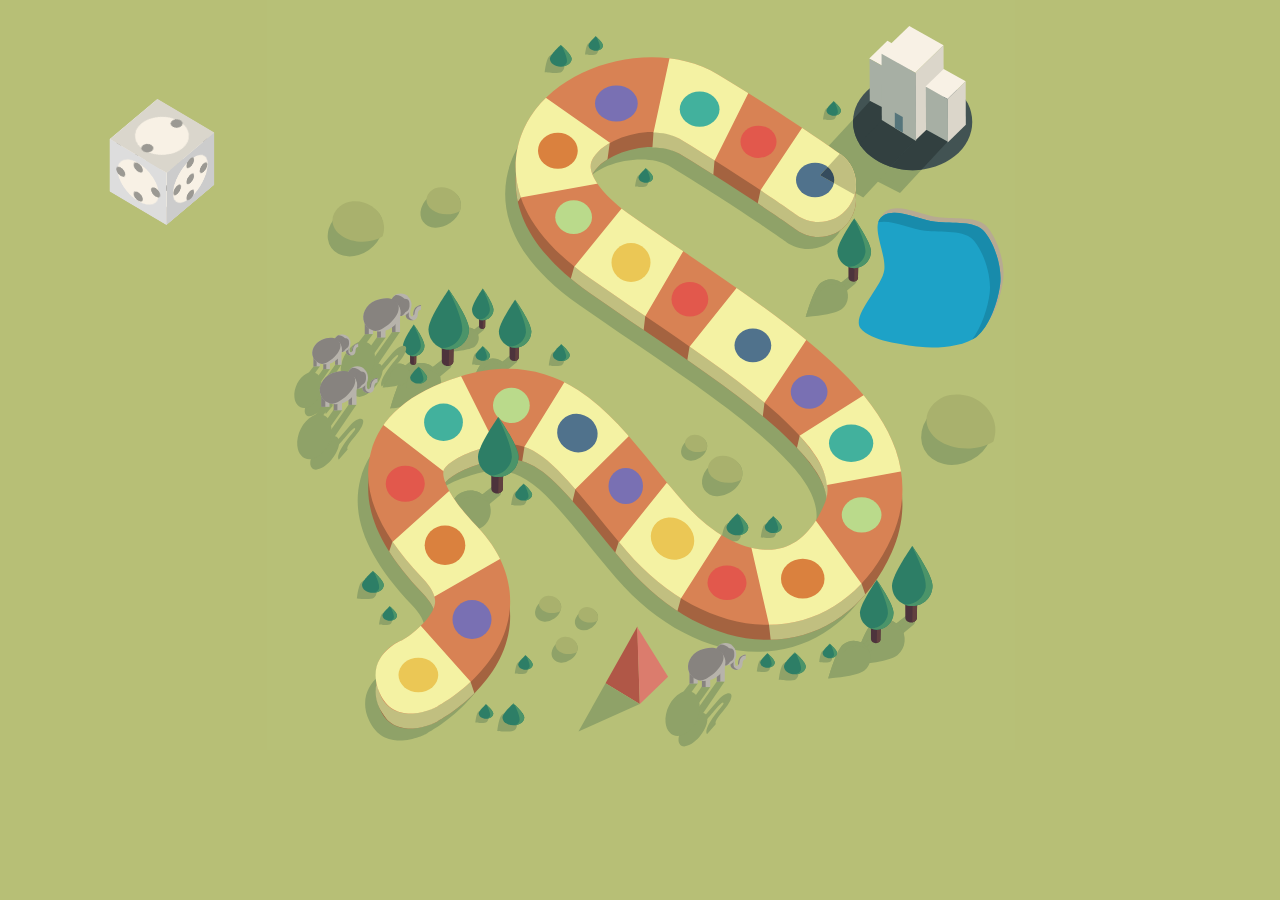
<file: Snap.svg-0.4.1/demos/animated-game/index.html>
<!doctype html>
<html lang="en">

	<head>
		<meta charset="utf-8">
	    <meta name="copyright" content="Copyright © 2013 Adobe Systems Incorporated. All rights reserved.

	 Licensed under the Apache License, Version 2.0 (the “License”);
	 you may not use this file except in compliance with the License.
	 You may obtain a copy of the License at

	 http://www.apache.org/licenses/LICENSE-2.0

	 Unless required by applicable law or agreed to in writing, software
	 distributed under the License is distributed on an “AS IS” BASIS,
	 WITHOUT WARRANTIES OR CONDITIONS OF ANY KIND, either express or implied.
	 See the License for the specific language governing permissions and
	 limitations under the License.">
	
		<title>illustration</title>
		<style>
			body{
				margin: 0;
				padding: 0;
				background: #b7bf76;
				overflow: hidden;
			}
			
			svg{
				display: block;
				margin: auto;
				-webkit-transform-origin: top center;
				-webkit-transform: scale(1.5);
				-moz-transform-origin: top center;
				-moz-transform: scale(1.5);
			}
			
			.hit-area{
				cursor: pointer;
			}
			
			.face .mouth{
				-webkit-transform-origin: 0px 4px;
				-webkit-transition: -webkit-transform .4s;
				-webkit-transform: scale(1, 0);
				-moz-transform-origin: 0px 4px;
				-moz-transition: -webkit-transform .4s;
				-moz-transform: scale(1, 0);
			}
			
			.face .eye.right{
				-webkit-transform-origin: 8px -4px;
				-moz-transform-origin: 8px -4px;
			}
			
			.face .eye.left{
				-webkit-transform-origin: -8px -4px;
				-moz-transform-origin: -8px -4px;
			}
			
			.face .eye{
				-webkit-transition: -webkit-transform .2s;
				-webkit-transform: scale(1, 0);
				-moz-transition: -webkit-transform .2s;
				-moz-transform: scale(1, 0);
			}
			
			@-webkit-keyframes breeze{
				0% {
					-webkit-transform: rotate(0deg);
				}
				50% {
					-webkit-transform: rotate(10deg);
				}
				100% {
					-webkit-transform: rotate(0deg);
				}
			}
			
			@-moz-keyframes breeze{
				0% {
					-moz-transform: rotate(0deg);
				}
				50% {
					-moz-transform: rotate(10deg);
				}
				100% {
					-moz-transform: rotate(0deg);
				}
			}
			
			@-webkit-keyframes blink{
				0% {
					-webkit-transform: scale(1, 0);
				}
				10% {
					-webkit-transform: scale(1, 1);
				}
				90% {
					-webkit-transform: scale(1, 1);
				}
				100% {
					-webkit-transform: scale(1, 0);
				}
			}
			
			@-moz-keyframes blink{
				0% {
					-moz-transform: scale(1, 0);
				}
				10% {
					-moz-transform: scale(1, 1);
				}
				90% {
					-moz-transform: scale(1, 1);
				}
				100% {
					-moz-transform: scale(1, 0);
				}
			}
			
			@-webkit-keyframes talk{
				0% {
					-webkit-transform: scale(1, 0);
				}
				50% {
					-webkit-transform: scale(1, 1);
				}
				100% {
					-webkit-transform: scale(1, 0);
				}
			}
			
			@-moz-keyframes talk{
				0% {
					-moz-transform: scale(1, 0);
				}
				50% {
					-moz-transform: scale(1, 1);
				}
				100% {
					-moz-transform: scale(1, 0);
				}
			}
			
			.tree{
				-webkit-transform-origin: 50% 100%;
				-webkit-animation: breeze 2s ease-out infinite;
				-moz-transform-origin: 50% bottom;
				/*-moz-animation: breeze 2s ease-out infinite;*/
			}
			
			.tree .face.animating .eye{
				-webkit-transform: scale(1, 1);
				-moz-transform: scale(1, 1);
			}
			
			.face.animating .eye{
				-webkit-animation: blink 5s infinite;
				-moz-animation: blink 5s infinite;
			}
			
			.face.animating .mouth{
				-webkit-animation: talk 1s infinite;
				-moz-animation: talk 1s infinite;
			}
			
			#cube-hitarea{
				position: absolute;
				top: 100px;
				left: 100px;
				width: 125px;
				height: 125px;	
				cursor: pointer;		
			}
			
			#cube{
				position: absolute;
				left: 25px;
				top: 25px;
				width: 74px;
				height: 74px;
				z-index: 100;
				backface-visibility: visible;
				pointer-events: none;
				-webkit-transform-style: preserve-3d;
				-webkit-transform-origin: center center;
				-webkit-backface-visibility: visible;
				-webkit-transform: rotateX(-45deg) rotateY(50deg);
				-webkit-transition: -webkit-transform 1s;
				-moz-transform-style: preserve-3d;
				-moz-transform-origin: center center;
				-moz-backface-visibility: visible;
				-moz-transform: rotateX(-45deg) rotateY(50deg);
				-moz-transition: -moz-transform 1s;
			}
			
			.side{
				position: absolute;
				top: 0;
				left: 0;
				width: 74px;
				height: 74px;
				pointer-events: none;
				backface-visibility: visible;
				-webkit-transform-origin: center center;
				-webkit-backface-visibility: visible;
				-moz-transform-origin: center center;
				-moz-backface-visibility: visible;
			}
			
			.side *{
				pointer-events: none;
			}
			
			#cube .side:nth-child(1) {
				-webkit-transform: translateY(37px) rotateX(90deg);
				-moz-transform: translateY(37px) rotateX(90deg);
			}
			
			#cube .side:nth-child(2) {
				-webkit-transform: translateY(-37px) rotateX(-90deg);
				-moz-transform: translateY(-37px) rotateX(-90deg);
				
			}
		
			#cube .side:nth-child(3) {				
				-webkit-transform: translateX(37px) rotateY(-90deg);
				-moz-transform: translateX(37px) rotateY(-90deg);
				
			}
			
			#cube .side:nth-child(4) {				
				-webkit-transform: translateX(-37px) rotateY(-90deg);
				-moz-transform: translateX(-37px) rotateY(-90deg);
			}
			
			#cube .side:nth-child(5) {	
				-webkit-transform: translateZ(37px) rotateZ(90deg);
				-moz-transform: translateZ(37px) rotateZ(90deg);
			}
			
			#cube .side:nth-child(6) {			
				-webkit-transform: translateZ(-37px) rotateZ(0deg);
				-moz-transform: translateZ(-37px) rotateZ(0deg);
			}
		
		</style>
	</head>
	<body>
		<svg version="1.1" xmlns="http://www.w3.org/2000/svg" xmlns:xlink="http://www.w3.org/1999/xlink" x="0px" y="0px" width="500px"
			 height="500px" viewBox="0 0 500 500" enable-background="new 0 0 500 500" xml:space="preserve">
		
		<g id="Layer_1">
			<rect x="1.103" y="-3.397" fill="#B7C077" width="498.897" height="503.397"/>
			<polygon fill="#8FA268" points="418.781,75.171 403.456,67.284 371.524,101.763 386.849,109.65 	"/>
			<polygon fill="#8FA268" points="455.281,94.171 439.956,86.284 408.024,120.763 423.349,128.65 	"/>
			<g>
				<path fill="#8FA268" d="M307.422,349.64c2.285-1.785,5.976-0.877,8.245,2.027s2.255,6.705-0.03,8.49
					c-2.285,1.785-11.397,0.436-11.397,0.436S305.137,351.425,307.422,349.64z"/>
				<path fill="#2D7E66" d="M322.176,351.605c0,2.9-3.246,5.25-7.25,5.25s-7.25-2.35-7.25-5.25c0-2.899,7.25-9.25,7.25-9.25
					S322.176,348.706,322.176,351.605z"/>
				<g>
					<path fill="#4B9469" d="M315.638,343c0.56,1.102,4.291,8.604,3.316,11.104c-0.551,1.413-1.879,2.357-3.551,2.734
						c3.781-0.179,6.774-2.45,6.774-5.233C322.176,349.266,317.461,344.685,315.638,343z"/>
					<path fill="#4B9469" d="M315.501,342.874c-0.351-0.322-0.574-0.518-0.574-0.518s-0.585,0.515-1.411,1.303
						C314.567,343.22,315.325,342.938,315.501,342.874z"/>
				</g>
			</g>
			<path fill="#B7AA92" d="M448.987,144.849c11.418,1.436,26.354-1.275,32.959,6.957c6.697,8.347,11.56,23.593,10.135,34.927
				c-1.426,11.333-7.266,28.424-15.822,34.852c-8.438,6.34-26.34,8.047-37.757,6.611c-11.418-1.436-32.753-3.982-39.358-12.215
				c-6.697-8.347,14.278-27.631,15.704-38.964c1.426-11.333-9.795-29.455-1.239-35.883
				C422.048,134.793,437.569,143.412,448.987,144.849z"/>
			<path fill="#1DA2C7" d="M446.987,147.849c11.418,1.436,26.354-1.275,32.959,6.957c6.697,8.347,11.56,23.593,10.135,34.927
				c-1.426,11.333-7.266,28.424-15.822,34.852c-8.438,6.34-26.34,8.047-37.757,6.611c-11.418-1.436-32.753-3.982-39.358-12.215
				c-6.697-8.347,14.278-27.631,15.704-38.964c1.426-11.333-9.795-29.455-1.239-35.883
				C420.048,137.793,435.569,146.412,446.987,147.849z"/>
			<path fill="#188BAB" d="M479.946,154.806c-6.605-8.232-21.542-5.521-32.959-6.957c-11.418-1.436-26.939-10.056-35.378-3.716
				c-1.42,1.067-2.287,2.462-2.765,4.089c8.765-2.002,21.436,4.406,31.143,5.627c11.418,1.436,26.354-1.275,32.959,6.957
				c6.697,8.347,11.56,23.593,10.135,34.927c-1.176,9.346-5.356,22.603-11.584,30.571c0.994-0.534,1.935-1.098,2.762-1.719
				c8.556-6.428,14.396-23.519,15.822-34.852C491.507,178.399,486.644,163.153,479.946,154.806z"/>
			<g>
				<path fill="#8FA268" d="M141.244,332.65l5.092,6.17l9.996-8.312c0.023-0.018,0.05-0.027,0.072-0.046
					c1.341-1.106,1.322-3.343-0.042-4.995s-3.556-2.095-4.896-0.988C151.261,324.648,141.244,332.65,141.244,332.65z"/>
				<path fill="#8FA268" d="M143.154,334.964l12.684-10.036c-1.354-1.194-3.192-1.423-4.372-0.449
					c-0.205,0.169-10.222,8.171-10.222,8.171L143.154,334.964z"/>
				<path fill="#8FA268" d="M128.41,330.061c5.75-4.746,14.259-3.932,19.005,1.819c4.746,5.75,3.932,14.259-1.819,19.005
					c-5.75,4.746-29.031,6.456-29.031,6.456S122.66,334.807,128.41,330.061z"/>
				<path fill="#8FA268" d="M116.565,357.341c0,0,0.07-0.005,0.176-0.014c1.86-4.138,9.678-20.974,15.261-24.357
					c6.072-3.679,13.88-1.998,17.949,3.676c-0.5-1.695-1.341-3.319-2.536-4.767c-4.746-5.75-13.255-6.565-19.005-1.819
					C122.66,334.807,116.565,357.341,116.565,357.341z"/>
			</g>
			<g>
				<g>
					<path fill="#8FA268" d="M137.623,221.277l2.694,3.265l5.289-4.398c0.012-0.009,0.026-0.015,0.038-0.024
						c0.709-0.585,0.699-1.769-0.022-2.643c-0.722-0.874-1.881-1.108-2.591-0.523C142.923,217.043,137.623,221.277,137.623,221.277z"
						/>
					<path fill="#8FA268" d="M138.633,222.501l6.711-5.31c-0.716-0.632-1.689-0.753-2.313-0.238c-0.108,0.089-5.408,4.324-5.408,4.324
						L138.633,222.501z"/>
					<path fill="#8FA268" d="M130.832,219.907c3.043-2.511,7.545-2.08,10.056,0.962c2.511,3.043,2.08,7.545-0.962,10.056
						c-3.043,2.511-15.361,3.416-15.361,3.416S127.79,222.418,130.832,219.907z"/>
					<path fill="#8FA268" d="M124.565,234.341c0,0,0.037-0.003,0.093-0.007c0.984-2.189,5.121-11.098,8.075-12.887
						c3.213-1.946,7.344-1.057,9.497,1.945c-0.264-0.897-0.709-1.756-1.342-2.522c-2.511-3.043-7.013-3.473-10.056-0.962
						C127.79,222.418,124.565,234.341,124.565,234.341z"/>
				</g>
				<g id="tree_2_" class="tree">
					<path fill="#4D333C" d="M146.93,210.747h-4.233l0.025,6.878c-0.001,0.015-0.006,0.03-0.006,0.045c0,0.92,0.919,1.665,2.052,1.665
						s2.052-0.746,2.052-1.665C146.821,217.53,146.93,210.747,146.93,210.747z"/>
					<path fill="#61403F" d="M145.342,210.747l-0.176,8.556c0.943-0.15,1.656-0.823,1.656-1.633c0-0.141,0.108-6.923,0.108-6.923
						H145.342z"/>
					<path fill="#2D7E66" d="M152.309,206.382c0,3.945-3.198,7.143-7.143,7.143c-3.945,0-7.143-3.198-7.143-7.143
						s7.143-14.021,7.143-14.021S152.309,202.437,152.309,206.382z"/>
					<path fill="#4B9469" d="M145.166,192.361c0,0-0.022,0.031-0.054,0.076c1.062,2.153,5.3,11.013,4.799,14.431
						c-0.544,3.717-3.86,6.337-7.545,6.086c0.86,0.367,1.806,0.571,2.8,0.571c3.945,0,7.143-3.198,7.143-7.143
						C152.309,202.437,145.166,192.361,145.166,192.361z"/>
				</g>
			</g>
			<g>
				<g>
					<path fill="#8FA268" d="M155.331,243.566l4.078,4.942l8.006-6.657c0.018-0.014,0.04-0.022,0.058-0.037
						c1.074-0.886,1.059-2.677-0.034-4.001c-1.092-1.323-2.848-1.678-3.922-0.792C163.354,237.157,155.331,243.566,155.331,243.566z"
						/>
					<path fill="#8FA268" d="M156.86,245.419l10.159-8.038c-1.084-0.957-2.556-1.139-3.501-0.36c-0.164,0.135-8.187,6.545-8.187,6.545
						L156.86,245.419z"/>
					<path fill="#8FA268" d="M145.052,241.492c4.606-3.801,11.42-3.149,15.221,1.457c3.801,4.606,3.149,11.42-1.457,15.221
						c-4.606,3.801-23.252,5.171-23.252,5.171S140.446,245.293,145.052,241.492z"/>
					<path fill="#8FA268" d="M135.565,263.341c0,0,0.056-0.004,0.141-0.011c1.489-3.314,7.751-16.799,12.223-19.508
						c4.863-2.946,11.117-1.6,14.376,2.944c-0.4-1.357-1.074-2.658-2.031-3.818c-3.801-4.606-10.616-5.258-15.221-1.457
						C140.446,245.293,135.565,263.341,135.565,263.341z"/>
				</g>
				<g id="tree_3_" class="tree">
					<path fill="#4D333C" d="M169.418,227.627h-6.407l0.039,10.412c-0.001,0.023-0.008,0.045-0.008,0.068
						c0,1.392,1.391,2.521,3.107,2.521s3.107-1.129,3.107-2.521C169.255,237.895,169.418,227.627,169.418,227.627z"/>
					<path fill="#61403F" d="M167.015,227.627l-0.267,12.951c1.428-0.227,2.506-1.246,2.506-2.471c0-0.213,0.164-10.48,0.164-10.48
						H167.015z"/>
					<path fill="#2D7E66" d="M177.561,221.02c0,5.971-4.841,10.812-10.812,10.812c-5.971,0-10.812-4.841-10.812-10.812
						s10.812-21.224,10.812-21.224S177.561,215.049,177.561,221.02z"/>
					<path fill="#4B9469" d="M166.749,199.796c0,0-0.033,0.046-0.081,0.116c1.608,3.258,8.022,16.671,7.265,21.844
						c-0.823,5.626-5.842,9.592-11.421,9.213c1.302,0.555,2.733,0.864,4.238,0.864c5.971,0,10.812-4.841,10.812-10.812
						C177.561,215.048,166.749,199.796,166.749,199.796z"/>
				</g>
			</g>
			<g>
				<g>
					<path fill="#8FA268" d="M108.244,247.65l5.092,6.17l9.996-8.312c0.023-0.018,0.05-0.027,0.072-0.046
						c1.341-1.106,1.322-3.343-0.042-4.995s-3.556-2.095-4.896-0.988C118.261,239.648,108.244,247.65,108.244,247.65z"/>
					<path fill="#8FA268" d="M110.154,249.964l12.684-10.036c-1.354-1.194-3.192-1.423-4.372-0.449
						c-0.205,0.169-10.222,8.171-10.222,8.171L110.154,249.964z"/>
					<path fill="#8FA268" d="M95.41,245.061c5.75-4.746,14.259-3.932,19.005,1.819c4.746,5.75,3.932,14.259-1.819,19.005
						c-5.75,4.746-29.031,6.456-29.031,6.456S89.66,249.807,95.41,245.061z"/>
					<path fill="#8FA268" d="M83.565,272.341c0,0,0.07-0.005,0.176-0.014c1.86-4.138,9.678-20.974,15.262-24.357
						c6.072-3.679,13.88-1.998,17.949,3.676c-0.5-1.695-1.341-3.319-2.536-4.767c-4.746-5.75-13.255-6.565-19.005-1.819
						C89.66,249.807,83.565,272.341,83.565,272.341z"/>
				</g>
				<g id="tree" class="tree">
					<path fill="#4D333C" d="M125.833,227.75h-8l0.048,13c-0.001,0.029-0.011,0.056-0.011,0.085c0,1.738,1.737,3.147,3.879,3.147
						s3.879-1.409,3.879-3.147C125.629,240.569,125.833,227.75,125.833,227.75z"/>
					<path fill="#61403F" d="M122.833,227.75l-0.333,16.171c1.783-0.284,3.129-1.556,3.129-3.086c0-0.266,0.204-13.085,0.204-13.085
						H122.833z"/>
					<path fill="#2D7E66" d="M136,219.5c0,7.456-6.044,13.5-13.5,13.5s-13.5-6.044-13.5-13.5s13.5-26.5,13.5-26.5
						S136,212.044,136,219.5z"/>
					<path fill="#4B9469" d="M122.5,193c0,0-0.041,0.058-0.101,0.144c2.008,4.068,10.016,20.815,9.071,27.274
						c-1.028,7.025-7.295,11.977-14.26,11.503c1.625,0.693,3.413,1.078,5.291,1.078c7.456,0,13.5-6.044,13.5-13.5
						C136,212.044,122.5,193,122.5,193z"/>
				</g>
			</g>
			<g>
				<path fill="#8FA268" d="M107.995,488.935c0,0-27.495,15.065-38.495-8.435s14.505-35.435,14.505-35.435l-0.12,0.066
					c8.25-4.635,21.086-15.728,22.441-24.818c0.706-4.742-2.117-10.473-8.392-17.033c-29.661-31.009-40.896-58.425-34.35-83.813
					c5.938-23.025,25.774-39.959,58.958-50.329c29.623-9.256,55.577-6.308,79.346,9.018c19.332,12.465,34.375,31.005,51.794,52.473
					c5.819,7.172,11.837,14.588,18.272,22.071c19.028,22.127,42.605,34.183,61.514,31.455c13.414-1.932,24.096-11.502,31.747-28.444
					c9.5-21.035-10.042-41.312-19.434-51.055c-23.146-24.015-60.765-49.642-100.592-76.773c-11.578-7.887-23.55-16.042-35.499-24.381
					c-70.021-48.869-47.963-94.971-39.535-107.937c24.343-37.448,86.145-51.298,124.771-27.962
					c48.298,29.18,80.323,52.135,81.663,53.098c11.212,8.058,13.768,23.68,5.71,34.891c-8.059,11.21-23.676,13.767-34.889,5.712l0,0
					c-0.312-0.225-31.873-22.831-78.34-50.905c-14.191-8.572-46.646-3.502-56.994,12.417c-2.279,3.506-2.561,6.683-0.974,10.966
					c1.817,4.903,7.769,15.154,27.204,28.718c11.716,8.177,23.57,16.252,35.033,24.061c42.021,28.626,81.712,55.665,108.441,83.397
					c15.897,16.493,26.271,32.227,31.712,48.098c6.755,19.703,5.844,39.296-2.71,58.235c-14.717,32.586-39.643,52.955-70.188,57.354
					c-4.11,0.592-8.272,0.884-12.457,0.884c-32.675,0.002-67.042-17.771-94.094-49.228c-6.902-8.025-13.149-15.725-19.19-23.17
					c-33.405-41.169-46.527-54.919-77.399-45.269c-18.515,5.786-24.713,12.207-25.456,15.09c-1.033,4.008,2.451,16.261,22.065,36.768
					c21.94,22.938,23.89,44.913,21.661,59.309C150.006,464.983,112.278,486.592,107.995,488.935z"/>
			</g>
			<polygon fill="#8FA268" points="444.031,82.921 421.206,70.034 376.024,118.763 398.849,131.65 	"/>
			<ellipse fill="#425353" cx="431.75" cy="81.25" rx="39.75" ry="32.25"/>
			<g>
				<path fill="#A46340" d="M114.994,480.935c0,0-29.994,15.565-38.994-9.935s15.006-33.935,15.006-33.935l-0.122,0.065
					c8.25-4.634,21.087-15.728,22.441-24.818c0.706-4.74-2.116-10.472-8.391-17.031c-29.663-31.01-40.897-58.425-34.35-83.815
					c5.938-23.025,25.775-39.956,58.959-50.328c29.623-9.255,55.578-6.306,79.344,9.019c19.334,12.463,34.375,31.003,51.794,52.472
					c5.821,7.172,11.837,14.588,18.271,22.072c19.032,22.125,42.604,34.183,61.516,31.456c13.416-1.935,24.097-11.503,31.747-28.447
					c3.084-6.828,9.5-21.034-19.435-51.053c-23.146-24.016-60.763-49.644-100.591-76.775c-11.578-7.884-23.55-16.041-35.5-24.381
					c-70.019-48.869-47.962-94.972-39.534-107.938c24.345-37.447,86.149-51.296,124.771-27.959
					c48.297,29.178,80.322,52.134,81.663,53.097c11.212,8.059,13.769,23.678,5.709,34.891c-8.059,11.21-23.673,13.767-34.887,5.712
					l-0.001,0c-0.312-0.225-31.871-22.832-78.34-50.906c-16.629-10.045-48.164-1.173-56.994,12.418
					c-2.278,3.506-2.562,6.682-0.975,10.966c1.819,4.903,7.769,15.153,27.207,28.719c11.716,8.175,23.568,16.25,35.031,24.06
					c42.021,28.625,81.712,55.666,108.44,83.396c15.896,16.494,26.271,32.229,31.713,48.101c6.756,19.699,5.844,39.293-2.71,58.234
					c-14.716,32.584-39.644,52.953-70.188,57.353c-36.207,5.218-76.034-12.859-106.55-48.344c-6.903-8.024-13.15-15.725-19.19-23.169
					c-33.406-41.168-46.527-54.915-77.4-45.269c-18.516,5.784-24.712,12.206-25.456,15.091c-1.031,4.006,2.453,16.26,22.065,36.766
					c21.941,22.938,23.891,44.912,21.663,59.31C157.006,456.984,119.278,478.591,114.994,480.935z"/>
			</g>
			<g>
				<polygon fill="#F8F1E5" points="417.514,47.235 402.848,38.955 414.939,27.215 429.606,35.495 		"/>
				<polygon fill="#DBD6CA" points="417.514,47.235 417.626,76.223 429.718,64.483 429.606,35.495 		"/>
				<polygon fill="#A7AFA4" points="417.835,75.829 403.169,67.548 403.052,39.102 417.719,47.382 		"/>
			</g>
			<defs>
				<filter id="Adobe_OpacityMaskFilter" filterUnits="userSpaceOnUse" x="68.781" y="48.158" width="356.179" height="437.532">
					<feColorMatrix  type="matrix" values="1 0 0 0 0  0 1 0 0 0  0 0 1 0 0  0 0 0 1 0"/>
				</filter>
			</defs>
			<mask maskUnits="userSpaceOnUse" x="68.781" y="48.158" width="356.179" height="437.532" id="SVGID_1_">
				<g filter="url(#Adobe_OpacityMaskFilter)">
					<g>
						<g>
							<polygon fill="#FFFFFF" points="369.002,174.823 349.888,155.712 327.395,140.715 330.333,127 360.675,90.792 388.113,109.084 
								411.425,132.396 					"/>
						</g>
						<g>
							<path fill="#FFFFFF" d="M338,434.397l-2-17.731l-12-43.269l24.601-5.638L365,353.397L397.667,389l6.268,18.175l-25.173,12.585
								L338,434.397z M109,409.397l-8.039-11.622l-0.527-0.589l-20.069-22.296L85,361l39.965-26.248l19.513,21.686l20.695,20.695
								L109,409.397z M272.573,415.756l-20.044-20.047l-22.137-17.711L236,360.647l31.873-29.499l24.738,19.792L306,363.397
								l-28.5,34.75L272.573,415.756z M371,333.397l-17-32l2.5-11.064l49.908-22.089l26.842,53.685L371,333.397z M204,338.397
								l-17.119-16.618l-0.7-0.639L171,310.397l2-12.731l31.342-41.103l21.523,19.565l22.677,18.143L207,326L204,338.397z
								 M124,327.397l-8.667-11.064l-43.102-28.743l26.289-19.116l29.05-14.526L154,296.667l0.404,10.951l-24.617,12.307L124,327.397z
								 M331.55,280.052l-26.058-17.373l-1.019-0.812l-23.424-18.742l1.95-11.958l35.531-34.896l22.426,17.942l23.878,15.916
								L333,268.333L331.55,280.052z M252.135,222.594l-27.238-15.888L202,192.397l4.167-14.731L241,144.397l16.76,12.017
								l24.605,14.354L253.5,210.833L252.135,222.594z M224,131.397l-53.333,0.103L163,142.397l7.215-53.596l0.489-0.834L177,67.397
								l52.833,27.769l-1.833,13.5l-5.011,8.749L224,131.397z M298.7,118.625L258,102.397l1-14.064l12.851-50.216l53.665,26.831
								L299.667,107L298.7,118.625z"/>
						</g>
						<g>
							<polygon fill="#FFFFFF" points="94.679,500 61.398,450.077 89.706,431.204 101,423.397 137,454.333 142,469.397 
								116.301,485.584 					"/>
						</g>
					</g>
				</g>
			</mask>
			<g mask="url(#SVGID_1_)">
				<path fill="#C1BF80" d="M114.995,480.935c0,0-27.495,15.065-38.495-8.435s14.505-35.435,14.505-35.435l-0.12,0.066
					c8.25-4.635,21.086-15.728,22.441-24.818c0.706-4.742-2.117-10.473-8.392-17.033c-29.661-31.009-40.896-58.425-34.35-83.813
					c5.938-23.025,25.774-39.959,58.958-50.329c29.623-9.256,55.577-6.308,79.346,9.018c19.332,12.465,34.375,31.005,51.794,52.473
					c5.819,7.172,11.837,14.588,18.272,22.071c19.028,22.127,42.605,34.183,61.514,31.455c13.414-1.932,24.096-11.502,31.747-28.444
					c9.5-21.035-10.042-41.312-19.434-51.055c-23.146-24.015-60.765-49.642-100.592-76.773c-11.578-7.887-23.55-16.042-35.499-24.381
					c-70.021-48.869-47.963-94.971-39.535-107.937c24.343-37.448,86.145-51.298,124.771-27.962
					c48.298,29.18,80.323,52.135,81.663,53.098c11.212,8.058,13.768,23.68,5.71,34.891c-8.059,11.21-23.676,13.767-34.889,5.712l0,0
					c-0.312-0.225-31.873-22.831-78.34-50.905c-14.191-8.572-46.646-3.502-56.994,12.417c-2.279,3.506-2.561,6.683-0.974,10.966
					c1.817,4.903,7.769,15.154,27.204,28.718c11.716,8.177,23.57,16.252,35.033,24.061c42.021,28.626,81.712,55.665,108.441,83.397
					c15.897,16.493,26.271,32.227,31.712,48.098c6.755,19.703,5.844,39.296-2.71,58.235c-14.717,32.586-39.643,52.955-70.188,57.354
					c-4.11,0.592-8.272,0.884-12.457,0.884c-32.675,0.002-67.042-17.771-94.094-49.228c-6.902-8.025-13.149-15.725-19.19-23.17
					c-33.405-41.169-46.527-54.919-77.399-45.269c-18.515,5.786-24.713,12.207-25.456,15.09c-1.033,4.008,2.451,16.261,22.065,36.768
					c21.94,22.938,23.89,44.913,21.661,59.309C157.006,456.983,119.278,478.592,114.995,480.935z"/>
			</g>
			<g>
				<g>
					<path fill="#D88254" d="M114.994,470.935c0,0-29.994,15.565-38.994-9.935s15.006-33.935,15.006-33.935l-0.122,0.065
						c8.25-4.634,21.087-15.728,22.441-24.818c0.706-4.74-2.116-10.472-8.391-17.031c-29.663-31.01-40.897-58.425-34.35-83.815
						c5.938-23.025,25.775-39.956,58.959-50.328c29.623-9.255,55.578-6.306,79.344,9.019c19.334,12.463,34.375,31.003,51.794,52.472
						c5.821,7.172,11.837,14.588,18.271,22.072c19.032,22.125,42.604,34.183,61.516,31.456c13.416-1.935,24.097-11.503,31.747-28.447
						c3.084-6.828,9.5-21.034-19.435-51.053c-23.146-24.016-60.763-49.644-100.591-76.775c-11.578-7.884-23.55-16.041-35.5-24.381
						c-70.019-48.869-47.962-94.972-39.534-107.938c24.345-37.447,86.149-51.296,124.771-27.959
						c48.297,29.178,80.322,52.134,81.663,53.097c11.212,8.059,13.769,23.678,5.709,34.891c-8.059,11.21-23.673,13.767-34.887,5.712
						l-0.001,0c-0.312-0.225-31.871-22.832-78.34-50.906c-16.629-10.045-48.164-1.173-56.994,12.418
						c-2.278,3.506-2.562,6.682-0.975,10.966c1.819,4.903,7.769,15.153,27.207,28.719c11.716,8.175,23.568,16.25,35.031,24.06
						c42.021,28.625,81.712,55.666,108.44,83.396c15.896,16.494,26.271,32.229,31.713,48.101c6.756,19.699,5.844,39.293-2.71,58.234
						c-14.716,32.584-39.644,52.953-70.188,57.353c-36.207,5.218-76.034-12.859-106.55-48.344c-6.903-8.024-13.15-15.725-19.19-23.169
						c-33.406-41.168-46.527-54.915-77.4-45.269c-18.516,5.784-24.712,12.206-25.456,15.091c-1.031,4.006,2.453,16.26,22.065,36.766
						c21.941,22.938,23.891,44.912,21.663,59.31C157.006,446.984,119.278,468.591,114.994,470.935z"/>
				</g>
				<defs>
					<filter id="Adobe_OpacityMaskFilter_1_" filterUnits="userSpaceOnUse" x="68.781" y="38.158" width="356.179" height="437.525">
						<feColorMatrix  type="matrix" values="1 0 0 0 0  0 1 0 0 0  0 0 1 0 0  0 0 0 1 0"/>
					</filter>
				</defs>
				<mask maskUnits="userSpaceOnUse" x="68.781" y="38.158" width="356.179" height="437.525" id="SVGID_2_">
					<g filter="url(#Adobe_OpacityMaskFilter_1_)">
						<g>
							<g>
								<polygon fill="#FFFFFF" points="369.002,165.425 349.888,146.314 327.395,131.318 360.675,81.395 388.113,99.687 
									411.425,122.999 						"/>
							</g>
							<g>
								<path fill="#FFFFFF" d="M338,425l-14-61l24.601-5.638L365,344l38.935,53.777l-25.173,12.585L338,425z M109,400l-8.039-11.622
									l-0.527-0.589l-20.069-22.296l44.6-40.139l19.513,21.686l20.695,20.695L109,400z M272.573,406.358l-20.044-20.047
									l-22.137-17.711l37.48-46.85l24.738,19.792L306,354L272.573,406.358z M371,324l-17-32l52.408-33.153l26.842,53.685L371,324z
									 M204,329l-17.119-16.618l-0.7-0.639L171,301l33.342-53.834l21.523,19.565l22.677,18.143L204,329z M124,318l-51.769-39.807
									l26.289-19.116l29.05-14.526l26.834,53.669l-24.617,12.307L124,318z M331.55,270.654l-26.058-17.373l-1.019-0.812
									l-23.424-18.742l37.481-46.854l22.426,17.942l23.878,15.916L331.55,270.654z M252.135,213.197l-27.238-15.888L202,183l39-48
									l16.76,12.017l24.605,14.354L252.135,213.197z M224,122l-61,11l7.215-53.596l0.489-0.834L177,58l57,40l-11.011,10.019L224,122
									z M298.7,109.228L258,93l13.851-64.28l53.665,26.831L298.7,109.228z"/>
							</g>
							<g>
								<polygon fill="#FFFFFF" points="94.679,490.603 61.398,440.68 89.706,421.807 101,414 142,460 116.301,476.187 						"/>
							</g>
						</g>
					</g>
				</mask>
				<g mask="url(#SVGID_2_)">
					<path fill="#F4F2A3" d="M114.995,470.935c0,0-27.995,15.399-38.662-9.268C65.667,437,91.005,427.065,91.005,427.065l-0.12,0.066
						c8.25-4.635,21.086-15.728,22.441-24.818c0.706-4.742-2.117-10.473-8.392-17.033c-29.661-31.009-40.896-58.425-34.35-83.813
						c5.938-23.025,25.774-39.959,58.958-50.329c29.623-9.256,55.577-6.308,79.346,9.018c19.332,12.465,34.375,31.005,51.794,52.473
						c5.819,7.172,11.837,14.588,18.272,22.071c19.028,22.127,42.605,34.183,61.514,31.455c13.414-1.932,24.096-11.502,31.747-28.444
						c9.5-21.035-10.042-41.312-19.434-51.055c-23.146-24.015-60.765-49.642-100.592-76.773c-11.578-7.887-23.55-16.042-35.499-24.381
						c-70.021-48.869-47.963-94.971-39.535-107.937c24.343-37.448,86.145-51.298,124.771-27.962
						c48.298,29.18,80.323,52.135,81.663,53.098c11.212,8.058,13.768,23.68,5.71,34.891c-8.059,11.21-23.676,13.767-34.889,5.712l0,0
						c-0.312-0.225-31.873-22.831-78.34-50.905c-14.191-8.572-46.646-3.502-56.994,12.417c-2.279,3.506-2.561,6.683-0.974,10.966
						c1.817,4.903,7.769,15.154,27.204,28.718c11.716,8.177,23.57,16.252,35.033,24.061c42.021,28.626,81.712,55.665,108.441,83.397
						c15.897,16.493,26.271,32.227,31.712,48.098c6.755,19.703,5.844,39.296-2.71,58.235c-14.717,32.586-39.643,52.955-70.188,57.354
						c-4.11,0.592-8.272,0.884-12.457,0.884c-32.675,0.002-67.042-17.771-94.094-49.228c-6.902-8.025-13.149-15.725-19.19-23.17
						c-33.405-41.169-46.527-54.919-77.399-45.269c-18.515,5.786-24.713,12.207-25.456,15.09c-1.033,4.008,2.451,16.261,22.065,36.768
						c21.94,22.938,23.89,44.913,21.661,59.309C157.006,446.983,119.278,468.592,114.995,470.935z"/>
				</g>
			</g>
			<g id="dots">
				<ellipse fill="#50728C" cx="366.75" cy="120" rx="12.75" ry="11.5"/>
				<ellipse fill="#BADA8B" cx="164.25" cy="270.25" rx="12.25" ry="11.75"/>
				<ellipse fill="#7970B3" cx="362.75" cy="261.25" rx="12.25" ry="11.25"/>
				<ellipse fill="#42B19D" cx="390.75" cy="295.5" rx="14.75" ry="12.5"/>
				<ellipse fill="#DA813E" cx="120" cy="363.5" rx="13.545" ry="13.122"/>
				<ellipse fill="#42B19D" cx="119" cy="281.5" rx="12.928" ry="12.524"/>
				<ellipse transform="matrix(0.9297 0.3683 -0.3683 0.9297 120.9971 -56.4044)" fill="#50728C" cx="208.25" cy="288.75" rx="13.608" ry="12.715"/>
				<ellipse transform="matrix(0.7964 0.6048 -0.6048 0.7964 272.4656 -91.1952)" fill="#EBC755" cx="271.674" cy="359.063" rx="15.027" ry="13.5"/>
				<ellipse fill="#DA813E" cx="358.5" cy="385.75" rx="14.5" ry="13.25"/>
				<circle fill="#7970B3" cx="138" cy="413" r="13"/>
				<ellipse fill="#E2584C" cx="93.5" cy="322.5" rx="13" ry="12"/>
				<ellipse fill="#7970B3" cx="240.5" cy="324" rx="11.5" ry="12"/>
				<ellipse fill="#E2584C" cx="308" cy="388.5" rx="13" ry="11.5"/>
				<ellipse fill="#BADA8B" cx="397.75" cy="343.25" rx="13.25" ry="11.75"/>
				<ellipse fill="#E2584C" cx="283.25" cy="199.5" rx="12.25" ry="11.5"/>
				<ellipse fill="#50728C" cx="325.25" cy="230.25" rx="12.25" ry="11.25"/>
				<circle fill="#EBC755" cx="244" cy="175" r="13"/>
				<ellipse fill="#BADA8B" cx="205.75" cy="144.75" rx="12.25" ry="11.25"/>
				<ellipse fill="#DA813E" cx="195.25" cy="100.5" rx="13.25" ry="12"/>
				<ellipse fill="#7970B3" cx="234.25" cy="69" rx="14.25" ry="12"/>
				<ellipse fill="#42B19D" cx="289.75" cy="72.75" rx="13.25" ry="11.75"/>
				<ellipse fill="#E2584C" cx="329" cy="94.5" rx="12" ry="10.75"/>
				<ellipse fill="#EBC755" cx="102.25" cy="450" rx="13.25" ry="11.5"/>
			</g>
			<g id="tree_6_" class="tree">
				<g>
					<path fill="#4D333C" d="M158.833,312.75h-8l0.048,13c-0.001,0.029-0.011,0.056-0.011,0.085c0,1.738,1.737,3.147,3.879,3.147
						s3.879-1.409,3.879-3.147C158.629,325.569,158.833,312.75,158.833,312.75z"/>
					<path fill="#61403F" d="M155.833,312.75l-0.333,16.171c1.783-0.284,3.129-1.556,3.129-3.086c0-0.266,0.204-13.085,0.204-13.085
						H155.833z"/>
					<path fill="#2D7E66" d="M169,304.5c0,7.456-6.044,13.5-13.5,13.5s-13.5-6.044-13.5-13.5s13.5-26.5,13.5-26.5
						S169,297.044,169,304.5z"/>
					<path fill="#4B9469" d="M155.5,278c0,0-0.041,0.058-0.101,0.144c2.008,4.068,10.016,20.815,9.071,27.274
						c-1.028,7.025-7.295,11.977-14.26,11.503c1.625,0.693,3.413,1.078,5.291,1.078c7.456,0,13.5-6.044,13.5-13.5
						C169,297.044,155.5,278,155.5,278z"/>
				</g>
			</g>
			<g>
				<defs>
					<ellipse id="SVGID_3_" cx="431.75" cy="81.25" rx="39.75" ry="32.25"/>
				</defs>
				<clipPath id="SVGID_4_">
					<use xlink:href="#SVGID_3_"  overflow="visible"/>
				</clipPath>
				<polygon clip-path="url(#SVGID_4_)" fill="#324040" points="418.781,75.171 403.456,67.284 371.524,101.763 386.849,109.65 		"/>
				<polygon clip-path="url(#SVGID_4_)" fill="#324040" points="434.031,92.921 411.206,80.034 389.024,103.763 411.849,116.65 		"/>
				<polygon clip-path="url(#SVGID_4_)" fill="#324040" points="455.281,94.171 439.956,86.284 408.024,120.763 423.349,128.65 		"/>
			</g>
			<g>
				<g>
					<path fill="#8FA268" d="M417.244,418.65l5.092,6.17l9.996-8.312c0.023-0.018,0.05-0.027,0.072-0.046
						c1.341-1.106,1.322-3.343-0.042-4.995c-1.364-1.652-3.556-2.095-4.896-0.988C427.261,410.648,417.244,418.65,417.244,418.65z"/>
					<path fill="#8FA268" d="M419.154,420.964l12.684-10.036c-1.354-1.194-3.192-1.423-4.372-0.449
						c-0.205,0.169-10.222,8.171-10.222,8.171L419.154,420.964z"/>
					<path fill="#8FA268" d="M404.41,416.061c5.75-4.746,14.259-3.932,19.005,1.819c4.746,5.75,3.932,14.259-1.819,19.005
						c-5.75,4.746-29.031,6.456-29.031,6.456S398.66,420.807,404.41,416.061z"/>
					<path fill="#8FA268" d="M392.565,443.341c0,0,0.07-0.005,0.176-0.014c1.86-4.138,9.678-20.974,15.262-24.357
						c6.072-3.679,13.88-1.998,17.949,3.676c-0.5-1.695-1.341-3.319-2.536-4.767c-4.746-5.75-13.255-6.565-19.005-1.819
						C398.66,420.807,392.565,443.341,392.565,443.341z"/>
				</g>
				<g id="tree_4_" class="tree">
					<path fill="#4D333C" d="M434.833,398.75h-8l0.048,13c-0.001,0.029-0.011,0.056-0.011,0.085c0,1.738,1.737,3.147,3.879,3.147
						s3.879-1.409,3.879-3.147C434.629,411.569,434.833,398.75,434.833,398.75z"/>
					<path fill="#61403F" d="M431.833,398.75l-0.333,16.171c1.783-0.284,3.129-1.556,3.129-3.086c0-0.266,0.204-13.085,0.204-13.085
						H431.833z"/>
					<path fill="#2D7E66" d="M445,390.5c0,7.456-6.044,13.5-13.5,13.5s-13.5-6.044-13.5-13.5s13.5-26.5,13.5-26.5
						S445,383.044,445,390.5z"/>
					<path fill="#4B9469" d="M431.5,364c0,0-0.041,0.058-0.101,0.144c2.008,4.068,10.016,20.815,9.071,27.274
						c-1.028,7.025-7.295,11.977-14.26,11.503c1.625,0.693,3.413,1.078,5.291,1.078c7.456,0,13.5-6.044,13.5-13.5
						C445,383.044,431.5,364,431.5,364z"/>
				</g>
			</g>
			<g>
				<g>
					<path fill="#8FA268" d="M91.623,245.277l2.694,3.265l5.289-4.398c0.012-0.009,0.026-0.015,0.038-0.024
						c0.709-0.585,0.699-1.769-0.022-2.643c-0.722-0.874-1.881-1.108-2.591-0.523C96.923,241.043,91.623,245.277,91.623,245.277z"/>
					<path fill="#8FA268" d="M92.633,246.501l6.711-5.31c-0.716-0.632-1.689-0.753-2.313-0.238c-0.108,0.089-5.408,4.324-5.408,4.324
						L92.633,246.501z"/>
					<path fill="#8FA268" d="M84.832,243.907c3.043-2.511,7.545-2.08,10.056,0.962c2.511,3.043,2.08,7.545-0.962,10.056
						c-3.043,2.511-15.361,3.416-15.361,3.416S81.79,246.418,84.832,243.907z"/>
					<path fill="#8FA268" d="M78.565,258.341c0,0,0.037-0.003,0.093-0.007c0.984-2.19,5.121-11.098,8.075-12.887
						c3.213-1.946,7.344-1.057,9.497,1.945c-0.264-0.897-0.709-1.756-1.342-2.522c-2.511-3.043-7.013-3.473-10.056-0.962
						C81.79,246.418,78.565,258.341,78.565,258.341z"/>
				</g>
				<g id="tree_1_" class="tree">
					<path fill="#4D333C" d="M100.93,234.747h-4.233l0.025,6.878c-0.001,0.015-0.006,0.03-0.006,0.045c0,0.92,0.919,1.665,2.052,1.665
						c1.134,0,2.052-0.746,2.052-1.665C100.821,241.53,100.93,234.747,100.93,234.747z"/>
					<path fill="#61403F" d="M99.342,234.747l-0.176,8.556c0.943-0.15,1.656-0.823,1.656-1.633c0-0.141,0.108-6.923,0.108-6.923
						H99.342z"/>
					<path fill="#2D7E66" d="M106.309,230.382c0,3.945-3.198,7.143-7.143,7.143c-3.945,0-7.143-3.198-7.143-7.143
						s7.143-14.021,7.143-14.021S106.309,226.437,106.309,230.382z"/>
					<path fill="#4B9469" d="M99.166,216.361c0,0-0.022,0.031-0.054,0.076c1.062,2.153,5.3,11.013,4.799,14.431
						c-0.544,3.717-3.86,6.337-7.545,6.086c0.86,0.367,1.806,0.571,2.8,0.571c3.945,0,7.143-3.198,7.143-7.143
						C106.309,226.437,99.166,216.361,99.166,216.361z"/>
				</g>
			</g>
			<g>
				<g>
					<path fill="#8FA268" d="M396.008,431.888l4.218,5.111l8.28-6.885c0.019-0.015,0.041-0.023,0.06-0.038
						c1.11-0.916,1.095-2.769-0.035-4.138s-2.946-1.735-4.056-0.819C404.306,425.26,396.008,431.888,396.008,431.888z"/>
					<path fill="#8FA268" d="M397.59,433.805l10.507-8.313c-1.121-0.989-2.644-1.179-3.621-0.372c-0.17,0.14-8.467,6.769-8.467,6.769
						L397.59,433.805z"/>
					<path fill="#8FA268" d="M385.377,429.743c4.763-3.931,11.812-3.257,15.743,1.507s3.257,11.812-1.507,15.743
						c-4.763,3.931-24.048,5.348-24.048,5.348S380.614,433.674,385.377,429.743z"/>
					<path fill="#8FA268" d="M375.565,452.341c0,0,0.058-0.004,0.146-0.011c1.54-3.428,8.017-17.374,12.642-20.176
						c5.03-3.047,11.498-1.655,14.868,3.045c-0.414-1.404-1.111-2.749-2.101-3.949c-3.931-4.763-10.98-5.438-15.743-1.507
						C380.614,433.674,375.565,452.341,375.565,452.341z"/>
				</g>
				<g id="tree_5_" class="tree">
					<path fill="#4D333C" d="M410.578,415.404h-6.627l0.04,10.769c-0.001,0.024-0.009,0.046-0.009,0.07
						c0,1.44,1.439,2.607,3.213,2.607s3.213-1.167,3.213-2.607C410.409,426.023,410.578,415.404,410.578,415.404z"/>
					<path fill="#61403F" d="M408.093,415.404l-0.276,13.395c1.477-0.235,2.592-1.289,2.592-2.556c0-0.22,0.169-10.839,0.169-10.839
						H408.093z"/>
					<path fill="#2D7E66" d="M419,408.57c0,6.176-5.007,11.183-11.183,11.183s-11.183-5.007-11.183-11.183
						s11.183-21.952,11.183-21.952S419,402.394,419,408.57z"/>
					<path fill="#4B9469" d="M407.817,386.618c0,0-0.034,0.048-0.084,0.119c1.663,3.37,8.297,17.242,7.514,22.593
						c-0.852,5.819-6.043,9.921-11.813,9.529c1.346,0.574,2.827,0.893,4.383,0.893c6.176,0,11.183-5.007,11.183-11.183
						C419,402.393,407.817,386.618,407.817,386.618z"/>
				</g>
			</g>
			<g>
				<path fill="#8FA268" d="M345.746,442.285c2.285-1.785,5.976-0.877,8.245,2.027s2.255,6.705-0.03,8.49
					c-2.285,1.785-11.397,0.436-11.397,0.436S343.461,444.069,345.746,442.285z"/>
				<path fill="#2D7E66" d="M360.5,444.25c0,2.9-3.246,5.25-7.25,5.25s-7.25-2.35-7.25-5.25s7.25-9.25,7.25-9.25
					S360.5,441.35,360.5,444.25z"/>
				<g>
					<path fill="#4B9469" d="M353.961,435.645c0.56,1.102,4.291,8.604,3.316,11.104c-0.551,1.413-1.879,2.357-3.551,2.734
						c3.781-0.179,6.774-2.45,6.774-5.233C360.5,441.911,355.785,437.329,353.961,435.645z"/>
					<path fill="#4B9469" d="M353.824,435.518c-0.351-0.322-0.574-0.518-0.574-0.518s-0.585,0.515-1.411,1.303
						C352.891,435.865,353.649,435.583,353.824,435.518z"/>
				</g>
			</g>
			<g>
				<defs>
					<path id="SVGID_5_" d="M114.995,470.935c0,0-27.995,15.399-38.662-9.268C65.667,437,91.005,427.065,91.005,427.065l-0.12,0.066
						c8.25-4.635,21.086-15.728,22.441-24.818c0.706-4.742-2.117-10.473-8.392-17.033c-29.661-31.009-40.896-58.425-34.35-83.813
						c5.938-23.025,25.774-39.959,58.958-50.329c29.623-9.256,55.577-6.308,79.346,9.018c19.332,12.465,34.375,31.005,51.794,52.473
						c5.819,7.172,11.837,14.588,18.272,22.071c19.028,22.127,42.605,34.183,61.514,31.455c13.414-1.932,24.096-11.502,31.747-28.444
						c9.5-21.035-10.042-41.312-19.434-51.055c-23.146-24.015-60.765-49.642-100.592-76.773c-11.578-7.887-23.55-16.042-35.499-24.381
						c-70.021-48.869-47.963-94.971-39.535-107.937c24.343-37.448,86.145-51.298,124.771-27.962
						c48.298,29.18,80.323,52.135,81.663,53.098c11.212,8.058,13.768,23.68,5.71,34.891c-8.059,11.21-23.676,13.767-34.889,5.712l0,0
						c-0.312-0.225-31.873-22.831-78.34-50.905c-14.191-8.572-46.646-3.502-56.994,12.417c-2.279,3.506-2.561,6.683-0.974,10.966
						c1.817,4.903,7.769,15.154,27.204,28.718c11.716,8.177,23.57,16.252,35.033,24.061c42.021,28.626,81.712,55.665,108.441,83.397
						c15.897,16.493,26.271,32.227,31.712,48.098c6.755,19.703,5.844,39.296-2.71,58.235c-14.717,32.586-39.643,52.955-70.188,57.354
						c-4.11,0.592-8.272,0.884-12.457,0.884c-32.675,0.002-67.042-17.771-94.094-49.228c-6.902-8.025-13.149-15.725-19.19-23.17
						c-33.405-41.169-46.527-54.919-77.399-45.269c-18.515,5.786-24.713,12.207-25.456,15.09c-1.033,4.008,2.451,16.261,22.065,36.768
						c21.94,22.938,23.89,44.913,21.661,59.309C157.006,446.983,119.278,468.592,114.995,470.935z"/>
				</defs>
				<clipPath id="SVGID_6_">
					<use xlink:href="#SVGID_5_"  overflow="visible"/>
				</clipPath>
				<polygon clip-path="url(#SVGID_6_)" fill="#C1BF80" points="438.031,80.921 415.206,68.034 370.024,116.763 392.849,129.65 		"/>
			</g>
			<g>
				<path fill="#8FA268" d="M330.006,440.356c1.521-1.188,3.977-0.584,5.487,1.349s1.501,4.462-0.02,5.65s-7.585,0.29-7.585,0.29
					S328.485,441.544,330.006,440.356z"/>
				<path fill="#2D7E66" d="M339.825,441.664c0,1.93-2.16,3.494-4.825,3.494s-4.825-1.564-4.825-3.494c0-1.93,4.825-6.156,4.825-6.156
					S339.825,439.735,339.825,441.664z"/>
				<g>
					<path fill="#4B9469" d="M335.473,435.937c0.373,0.733,2.856,5.726,2.207,7.39c-0.367,0.94-1.25,1.569-2.363,1.819
						c2.516-0.119,4.508-1.63,4.508-3.482C339.825,440.107,336.687,437.059,335.473,435.937z"/>
					<path fill="#4B9469" d="M335.382,435.854c-0.234-0.214-0.382-0.345-0.382-0.345s-0.389,0.342-0.939,0.867
						C334.761,436.084,335.265,435.896,335.382,435.854z"/>
				</g>
			</g>
			<g>
				<path fill="#8FA268" d="M191.694,235.081c1.775-1.387,4.644-0.682,6.406,1.575c1.763,2.256,1.752,5.21-0.023,6.597
					c-1.775,1.387-8.855,0.338-8.855,0.338S189.919,236.467,191.694,235.081z"/>
				<path fill="#2D7E66" d="M203.158,236.608c0,2.253-2.522,4.079-5.633,4.079c-3.111,0-5.633-1.826-5.633-4.079
					s5.633-7.187,5.633-7.187S203.158,234.355,203.158,236.608z"/>
				<g>
					<path fill="#4B9469" d="M198.078,229.921c0.435,0.856,3.334,6.685,2.576,8.628c-0.428,1.098-1.46,1.832-2.759,2.124
						c2.938-0.139,5.263-1.903,5.263-4.066C203.158,234.79,199.494,231.23,198.078,229.921z"/>
					<path fill="#4B9469" d="M197.971,229.823c-0.273-0.25-0.446-0.403-0.446-0.403s-0.454,0.4-1.097,1.013
						C197.246,230.093,197.835,229.873,197.971,229.823z"/>
				</g>
			</g>
			<g>
				<path fill="#8FA268" d="M96.594,250.092c1.775-1.387,4.644-0.682,6.406,1.575c1.763,2.256,1.752,5.21-0.023,6.597
					c-1.775,1.387-8.855,0.338-8.855,0.338S94.818,251.479,96.594,250.092z"/>
				<path fill="#2D7E66" d="M108.058,251.619c0,2.253-2.522,4.079-5.633,4.079s-5.633-1.826-5.633-4.079s5.633-7.187,5.633-7.187
					S108.058,249.366,108.058,251.619z"/>
				<g>
					<path fill="#4B9469" d="M102.977,244.933c0.435,0.856,3.334,6.685,2.576,8.628c-0.428,1.098-1.46,1.832-2.759,2.124
						c2.938-0.139,5.263-1.903,5.263-4.066C108.058,249.801,104.394,246.242,102.977,244.933z"/>
					<path fill="#4B9469" d="M102.871,244.835c-0.273-0.25-0.446-0.403-0.446-0.403s-0.454,0.4-1.097,1.013
						C102.146,245.104,102.735,244.885,102.871,244.835z"/>
				</g>
			</g>
			<g>
				<path fill="#8FA268" d="M166.594,328.092c1.775-1.387,4.644-0.682,6.406,1.575c1.763,2.257,1.752,5.21-0.023,6.597
					s-8.855,0.338-8.855,0.338S164.818,329.479,166.594,328.092z"/>
				<path fill="#2D7E66" d="M178.058,329.619c0,2.253-2.522,4.079-5.633,4.079s-5.633-1.826-5.633-4.079s5.633-7.187,5.633-7.187
					S178.058,327.366,178.058,329.619z"/>
				<g>
					<path fill="#4B9469" d="M172.977,322.933c0.435,0.856,3.334,6.685,2.576,8.628c-0.428,1.098-1.46,1.832-2.759,2.124
						c2.938-0.139,5.263-1.903,5.263-4.066C178.058,327.801,174.394,324.242,172.977,322.933z"/>
					<path fill="#4B9469" d="M172.871,322.835c-0.273-0.25-0.446-0.403-0.446-0.403s-0.454,0.4-1.097,1.013
						C172.146,323.104,172.735,322.885,172.871,322.835z"/>
				</g>
			</g>
			<g>
				<path fill="#8FA268" d="M371.572,434.034c1.521-1.188,3.977-0.584,5.487,1.349c1.51,1.933,1.501,4.462-0.02,5.65
					c-1.521,1.188-7.585,0.29-7.585,0.29S370.052,435.222,371.572,434.034z"/>
				<path fill="#2D7E66" d="M381.391,435.342c0,1.93-2.16,3.494-4.825,3.494c-2.665,0-4.825-1.564-4.825-3.494
					c0-1.93,4.825-6.156,4.825-6.156S381.391,433.413,381.391,435.342z"/>
				<g>
					<path fill="#4B9469" d="M377.04,429.615c0.373,0.733,2.856,5.726,2.207,7.39c-0.367,0.94-1.25,1.569-2.363,1.819
						c2.516-0.119,4.508-1.63,4.508-3.482C381.391,433.786,378.253,430.737,377.04,429.615z"/>
					<path fill="#4B9469" d="M376.949,429.532c-0.234-0.214-0.382-0.345-0.382-0.345s-0.389,0.342-0.939,0.867
						C376.328,429.762,376.832,429.574,376.949,429.532z"/>
				</g>
			</g>
			<g>
				<path fill="#8FA268" d="M189.671,37.275c2.285-1.785,5.976-0.877,8.245,2.027c2.268,2.904,2.255,6.705-0.03,8.49
					s-11.397,0.436-11.397,0.436S187.385,39.06,189.671,37.275z"/>
				<path fill="#2D7E66" d="M204.425,39.241c0,2.899-3.246,5.25-7.25,5.25s-7.25-2.351-7.25-5.25s7.25-9.25,7.25-9.25
					S204.425,36.341,204.425,39.241z"/>
				<g>
					<path fill="#4B9469" d="M197.886,30.636c0.56,1.102,4.291,8.604,3.316,11.104c-0.551,1.413-1.879,2.357-3.551,2.734
						c3.781-0.179,6.774-2.45,6.774-5.233C204.425,36.902,199.71,32.32,197.886,30.636z"/>
					<path fill="#4B9469" d="M197.749,30.509c-0.351-0.322-0.574-0.518-0.574-0.518s-0.585,0.515-1.411,1.303
						C196.816,30.856,197.574,30.574,197.749,30.509z"/>
				</g>
			</g>
			<g>
				<path fill="#8FA268" d="M215.497,29.025c1.521-1.188,3.977-0.584,5.487,1.349c1.51,1.933,1.501,4.462-0.02,5.65
					s-7.585,0.29-7.585,0.29S213.977,30.213,215.497,29.025z"/>
				<path fill="#2D7E66" d="M225.316,30.333c0,1.93-2.16,3.494-4.825,3.494c-2.665,0-4.825-1.564-4.825-3.494
					c0-1.93,4.825-6.156,4.825-6.156S225.316,28.404,225.316,30.333z"/>
				<g>
					<path fill="#4B9469" d="M220.965,24.606c0.373,0.733,2.856,5.726,2.207,7.39c-0.367,0.94-1.25,1.569-2.363,1.819
						c2.516-0.119,4.508-1.63,4.508-3.482C225.316,28.777,222.178,25.728,220.965,24.606z"/>
					<path fill="#4B9469" d="M220.874,24.523c-0.234-0.214-0.382-0.345-0.382-0.345s-0.389,0.342-0.939,0.867
						C220.253,24.753,220.757,24.565,220.874,24.523z"/>
				</g>
			</g>
			<g>
				<path fill="#8FA268" d="M374.164,72.359c1.521-1.188,3.977-0.584,5.487,1.349c1.51,1.933,1.501,4.462-0.02,5.65
					c-1.521,1.188-7.585,0.29-7.585,0.29S372.643,73.546,374.164,72.359z"/>
				<path fill="#2D7E66" d="M383.983,73.667c0,1.93-2.16,3.494-4.825,3.494c-2.665,0-4.825-1.564-4.825-3.494
					c0-1.93,4.825-6.156,4.825-6.156S383.983,71.737,383.983,73.667z"/>
				<g>
					<path fill="#4B9469" d="M379.632,67.94c0.373,0.733,2.856,5.726,2.207,7.39c-0.367,0.94-1.25,1.569-2.363,1.819
						c2.516-0.119,4.508-1.63,4.508-3.482C383.983,72.11,380.845,69.061,379.632,67.94z"/>
					<path fill="#4B9469" d="M379.54,67.856c-0.234-0.214-0.382-0.345-0.382-0.345s-0.389,0.342-0.939,0.867
						C378.919,68.086,379.424,67.899,379.54,67.856z"/>
				</g>
			</g>
			<g>
				<path fill="#8FA268" d="M248.847,116.985c1.521-1.188,3.977-0.584,5.487,1.349c1.51,1.933,1.501,4.462-0.02,5.65
					c-1.521,1.188-7.585,0.29-7.585,0.29S247.326,118.172,248.847,116.985z"/>
				<path fill="#2D7E66" d="M258.666,118.293c0,1.93-2.16,3.494-4.825,3.494s-4.825-1.564-4.825-3.494c0-1.93,4.825-6.156,4.825-6.156
					S258.666,116.363,258.666,118.293z"/>
				<g>
					<path fill="#4B9469" d="M254.314,112.566c0.373,0.733,2.856,5.726,2.207,7.39c-0.367,0.94-1.25,1.569-2.363,1.819
						c2.516-0.119,4.508-1.63,4.508-3.482C258.666,116.736,255.528,113.687,254.314,112.566z"/>
					<path fill="#4B9469" d="M254.223,112.482c-0.234-0.214-0.382-0.345-0.382-0.345s-0.389,0.342-0.939,0.867
						C253.602,112.712,254.106,112.525,254.223,112.482z"/>
				</g>
			</g>
			<g>
				<path fill="#8FA268" d="M158.089,476.307c2.285-1.785,5.976-0.877,8.245,2.027s2.255,6.705-0.03,8.49
					c-2.285,1.785-11.397,0.436-11.397,0.436S155.804,478.092,158.089,476.307z"/>
				<path fill="#2D7E66" d="M172.843,478.272c0,2.899-3.246,5.25-7.25,5.25c-4.004,0-7.25-2.351-7.25-5.25c0-2.9,7.25-9.25,7.25-9.25
					S172.843,475.373,172.843,478.272z"/>
				<g>
					<path fill="#4B9469" d="M166.304,469.667c0.56,1.102,4.291,8.604,3.316,11.104c-0.551,1.413-1.879,2.357-3.551,2.734
						c3.781-0.179,6.774-2.45,6.774-5.233C172.843,475.933,168.128,471.351,166.304,469.667z"/>
					<path fill="#4B9469" d="M166.167,469.541c-0.351-0.322-0.574-0.518-0.574-0.518s-0.585,0.515-1.411,1.303
						C165.234,469.887,165.992,469.605,166.167,469.541z"/>
				</g>
			</g>
			<g>
				<path fill="#8FA268" d="M142.349,474.378c1.521-1.188,3.977-0.584,5.487,1.349c1.51,1.933,1.501,4.462-0.02,5.65
					c-1.521,1.188-7.585,0.29-7.585,0.29S140.828,475.566,142.349,474.378z"/>
				<path fill="#2D7E66" d="M152.168,475.686c0,1.93-2.16,3.494-4.825,3.494c-2.665,0-4.825-1.564-4.825-3.494
					c0-1.93,4.825-6.156,4.825-6.156S152.168,473.757,152.168,475.686z"/>
				<g>
					<path fill="#4B9469" d="M147.816,469.96c0.373,0.733,2.856,5.726,2.207,7.39c-0.367,0.94-1.25,1.569-2.363,1.819
						c2.516-0.119,4.508-1.63,4.508-3.482C152.168,474.13,149.03,471.081,147.816,469.96z"/>
					<path fill="#4B9469" d="M147.725,469.876c-0.234-0.214-0.382-0.345-0.382-0.345s-0.389,0.342-0.939,0.867
						C147.104,470.106,147.608,469.919,147.725,469.876z"/>
				</g>
			</g>
			<g>
				<path fill="#8FA268" d="M168.673,441.69c1.521-1.188,3.977-0.584,5.487,1.349c1.51,1.933,1.501,4.462-0.02,5.65
					c-1.521,1.188-7.585,0.29-7.585,0.29S167.152,442.877,168.673,441.69z"/>
				<path fill="#2D7E66" d="M178.492,442.998c0,1.93-2.16,3.494-4.825,3.494c-2.665,0-4.825-1.564-4.825-3.494
					c0-1.93,4.825-6.156,4.825-6.156S178.492,441.068,178.492,442.998z"/>
				<g>
					<path fill="#4B9469" d="M174.14,437.271c0.373,0.733,2.856,5.726,2.207,7.39c-0.367,0.94-1.25,1.569-2.363,1.819
						c2.516-0.119,4.508-1.63,4.508-3.482C178.492,441.441,175.354,438.392,174.14,437.271z"/>
					<path fill="#4B9469" d="M174.049,437.187c-0.234-0.214-0.382-0.345-0.382-0.345s-0.389,0.342-0.939,0.867
						C173.428,437.417,173.932,437.23,174.049,437.187z"/>
				</g>
			</g>
			<g>
				<path fill="#8FA268" d="M78.18,408.985c1.521-1.188,3.977-0.584,5.487,1.349c1.51,1.933,1.501,4.462-0.02,5.65
					c-1.521,1.188-7.585,0.29-7.585,0.29S76.659,410.172,78.18,408.985z"/>
				<path fill="#2D7E66" d="M87.999,410.293c0,1.93-2.16,3.494-4.825,3.494c-2.665,0-4.825-1.564-4.825-3.494s4.825-6.156,4.825-6.156
					S87.999,408.363,87.999,410.293z"/>
				<g>
					<path fill="#4B9469" d="M83.647,404.566c0.373,0.733,2.856,5.726,2.207,7.39c-0.367,0.94-1.25,1.569-2.363,1.819
						c2.516-0.119,4.508-1.63,4.508-3.482C87.999,408.736,84.861,405.687,83.647,404.566z"/>
					<path fill="#4B9469" d="M83.556,404.482c-0.234-0.214-0.382-0.345-0.382-0.345s-0.389,0.342-0.939,0.867
						C82.935,404.712,83.439,404.525,83.556,404.482z"/>
				</g>
			</g>
			<g>
				<path fill="#8FA268" d="M64.422,387.973c2.285-1.785,5.976-0.877,8.245,2.027c2.268,2.904,2.255,6.705-0.03,8.49
					s-11.397,0.436-11.397,0.436S62.137,389.758,64.422,387.973z"/>
				<path fill="#2D7E66" d="M79.176,389.939c0,2.9-3.246,5.25-7.25,5.25s-7.25-2.35-7.25-5.25s7.25-9.25,7.25-9.25
					S79.176,387.039,79.176,389.939z"/>
				<g>
					<path fill="#4B9469" d="M72.638,381.333c0.56,1.102,4.291,8.604,3.316,11.104c-0.551,1.413-1.879,2.357-3.551,2.734
						c3.781-0.179,6.774-2.45,6.774-5.233C79.176,387.599,74.461,383.018,72.638,381.333z"/>
					<path fill="#4B9469" d="M72.501,381.207c-0.351-0.322-0.574-0.518-0.574-0.518s-0.585,0.515-1.411,1.303
						C71.567,381.554,72.325,381.272,72.501,381.207z"/>
				</g>
			</g>
			<g>
				<path fill="#8FA268" d="M333.027,349.747c1.775-1.387,4.644-0.682,6.406,1.575c1.763,2.257,1.752,5.21-0.023,6.597
					s-8.855,0.338-8.855,0.338S331.252,351.134,333.027,349.747z"/>
				<path fill="#2D7E66" d="M344.491,351.274c0,2.253-2.522,4.079-5.633,4.079s-5.633-1.826-5.633-4.079s5.633-7.187,5.633-7.187
					S344.491,349.022,344.491,351.274z"/>
				<g>
					<path fill="#4B9469" d="M339.411,344.588c0.435,0.856,3.334,6.685,2.576,8.628c-0.428,1.098-1.46,1.832-2.759,2.124
						c2.938-0.139,5.263-1.903,5.263-4.066C344.491,349.457,340.828,345.897,339.411,344.588z"/>
					<path fill="#4B9469" d="M339.304,344.49c-0.273-0.25-0.446-0.403-0.446-0.403s-0.454,0.4-1.097,1.013
						C338.579,344.759,339.168,344.54,339.304,344.49z"/>
				</g>
			</g>
			<g>
				<path fill="#8FA268" d="M140.18,235.651c1.521-1.188,3.977-0.584,5.487,1.349c1.51,1.933,1.501,4.462-0.02,5.65
					c-1.521,1.188-7.585,0.29-7.585,0.29S138.659,236.839,140.18,235.651z"/>
				<path fill="#2D7E66" d="M149.999,236.959c0,1.93-2.16,3.494-4.825,3.494c-2.665,0-4.825-1.564-4.825-3.494
					c0-1.93,4.825-6.156,4.825-6.156S149.999,235.03,149.999,236.959z"/>
				<g>
					<path fill="#4B9469" d="M145.647,231.232c0.373,0.733,2.856,5.726,2.207,7.39c-0.367,0.94-1.25,1.569-2.363,1.819
						c2.516-0.119,4.508-1.63,4.508-3.482C149.999,235.402,146.861,232.353,145.647,231.232z"/>
					<path fill="#4B9469" d="M145.556,231.149c-0.234-0.214-0.382-0.345-0.382-0.345s-0.389,0.342-0.939,0.867
						C144.935,231.379,145.439,231.191,145.556,231.149z"/>
				</g>
			</g>
			<g>

					<ellipse transform="matrix(0.4646 0.8855 -0.8855 0.4646 502.2097 -254.0585)" fill="#8FA268" cx="461.212" cy="288.3" rx="20.771" ry="24.544"/>
				<g>
					<path fill="none" d="M468,261c-5.767,0-11.108,1.276-15.495,3.444c5.131-1.864,11.075-2.076,16.895-0.197
						c12.964,4.185,20.39,17.132,16.585,28.917c-0.142,0.438-0.301,0.866-0.469,1.289C491.317,290.968,495,285.788,495,280
						C495,269.507,482.912,261,468,261z"/>
					<path fill="#A9B16D" d="M469.4,264.247c-5.82-1.879-11.764-1.667-16.895,0.197C445.55,267.881,441,273.565,441,280
						c0,10.493,12.088,19,27,19c6.687,0,12.801-1.714,17.516-4.547c0.168-0.423,0.327-0.851,0.469-1.289
						C489.79,281.379,482.364,268.432,469.4,264.247z"/>
				</g>
			</g>

				<ellipse transform="matrix(0.9932 0.1167 -0.1167 0.9932 36.3685 -52.3216)" fill="none" cx="465.156" cy="284.528" rx="25.404" ry="13.337"/>

				<ellipse transform="matrix(0.576 0.8175 -0.8175 0.576 389.4986 -114.181)" fill="#8FA268" cx="304.813" cy="318.363" rx="11.249" ry="14.507"/>
			<g>
				<path fill="none" d="M308.844,302.847c-2.888,0-5.563,0.639-7.76,1.725c2.57-0.934,5.547-1.04,8.461-0.099
					c6.493,2.096,10.212,8.58,8.307,14.483c-0.071,0.22-0.151,0.434-0.235,0.646c2.905-1.745,4.75-4.34,4.75-7.239
					C322.367,307.107,316.313,302.847,308.844,302.847z"/>
				<path fill="#A9B16D" d="M309.546,304.473c-2.915-0.941-5.892-0.835-8.461,0.099c-3.483,1.721-5.762,4.568-5.762,7.791
					c0,5.255,6.054,9.516,13.523,9.516c3.349,0,6.411-0.858,8.773-2.277c0.084-0.212,0.164-0.426,0.235-0.646
					C319.757,313.053,316.039,306.569,309.546,304.473z"/>
			</g>

				<ellipse transform="matrix(0.576 0.8175 -0.8175 0.576 365.8505 -107.0299)" fill="#8FA268" cx="286.096" cy="299.143" rx="7.223" ry="9.315"/>
			<g>
				<path fill="none" d="M288.684,289.18c-1.855,0-3.572,0.41-4.983,1.108c1.65-0.599,3.561-0.668,5.433-0.063
					c4.169,1.346,6.557,5.509,5.334,9.299c-0.046,0.141-0.097,0.279-0.151,0.414c1.866-1.121,3.05-2.786,3.05-4.648
					C297.367,291.916,293.48,289.18,288.684,289.18z"/>
				<path fill="#A9B16D" d="M289.134,290.225c-1.872-0.604-3.783-0.536-5.433,0.063c-2.237,1.105-3.7,2.933-3.7,5.002
					c0,3.375,3.887,6.11,8.683,6.11c2.15,0,4.116-0.551,5.633-1.462c0.054-0.136,0.105-0.274,0.151-0.414
					C295.691,295.734,293.304,291.57,289.134,290.225z"/>
			</g>

				<ellipse transform="matrix(0.576 0.8175 -0.8175 0.576 163.597 -36.67)" fill="#8FA268" cx="117.146" cy="139.363" rx="11.249" ry="14.507"/>
			<g>
				<path fill="none" d="M121.178,123.847c-2.888,0-5.563,0.639-7.76,1.725c2.57-0.934,5.547-1.04,8.461-0.099
					c6.493,2.096,10.212,8.58,8.307,14.483c-0.071,0.22-0.151,0.434-0.235,0.646c2.905-1.745,4.75-4.34,4.75-7.239
					C134.7,128.107,128.646,123.847,121.178,123.847z"/>
				<path fill="#A9B16D" d="M121.879,125.473c-2.915-0.941-5.892-0.835-8.461,0.099c-3.483,1.721-5.762,4.568-5.762,7.791
					c0,5.255,6.054,9.516,13.523,9.516c3.349,0,6.411-0.858,8.773-2.277c0.084-0.212,0.164-0.426,0.235-0.646
					C132.091,134.053,128.372,127.569,121.879,125.473z"/>
			</g>

				<ellipse transform="matrix(0.576 0.8175 -0.8175 0.576 151.2835 16.0107)" fill="#8FA268" cx="60.208" cy="153.834" rx="15.723" ry="19.612"/>
			<g>
				<path fill="none" d="M65.171,132.725c-4.314,0-8.309,0.955-11.59,2.576c3.838-1.394,8.284-1.553,12.637-0.147
					c9.697,3.13,15.252,12.814,12.406,21.63c-0.106,0.328-0.225,0.648-0.351,0.964c4.339-2.607,7.094-6.481,7.094-10.811
					C85.367,139.088,76.325,132.725,65.171,132.725z"/>
				<path fill="#A9B16D" d="M66.218,135.154c-4.353-1.405-8.799-1.247-12.637,0.147c-5.203,2.571-8.606,6.822-8.606,11.636
					c0,7.849,9.042,14.212,20.196,14.212c5.002,0,9.575-1.282,13.102-3.401c0.126-0.316,0.245-0.636,0.351-0.964
					C81.47,147.968,75.915,138.284,66.218,135.154z"/>
			</g>

				<ellipse transform="matrix(0.576 0.8175 -0.8175 0.576 412.3203 18.0488)" fill="#8FA268" cx="188.762" cy="406.476" rx="7.223" ry="9.315"/>
			<g>
				<path fill="none" d="M191.351,396.514c-1.855,0-3.572,0.41-4.983,1.108c1.65-0.599,3.561-0.668,5.433-0.063
					c4.169,1.346,6.557,5.509,5.334,9.299c-0.046,0.141-0.097,0.279-0.151,0.414c1.866-1.121,3.05-2.786,3.05-4.648
					C200.034,399.249,196.146,396.514,191.351,396.514z"/>
				<path fill="#A9B16D" d="M191.801,397.558c-1.872-0.604-3.783-0.536-5.433,0.063c-2.237,1.105-3.7,2.933-3.7,5.002
					c0,3.375,3.887,6.11,8.683,6.11c2.15,0,4.117-0.551,5.633-1.462c0.054-0.136,0.105-0.273,0.151-0.414
					C198.358,403.067,195.97,398.904,191.801,397.558z"/>
			</g>

				<ellipse transform="matrix(0.576 0.8175 -0.8175 0.576 439.3286 20.6466)" fill="#8FA268" cx="199.762" cy="433.809" rx="7.223" ry="9.315"/>
			<g>
				<path fill="none" d="M202.351,423.847c-1.855,0-3.572,0.41-4.983,1.108c1.65-0.599,3.561-0.668,5.433-0.063
					c4.169,1.346,6.557,5.509,5.334,9.299c-0.046,0.141-0.097,0.279-0.151,0.414c1.866-1.121,3.05-2.786,3.05-4.648
					C211.034,426.583,207.146,423.847,202.351,423.847z"/>
				<path fill="#A9B16D" d="M202.801,424.891c-1.872-0.604-3.783-0.536-5.433,0.063c-2.237,1.105-3.7,2.933-3.7,5.002
					c0,3.375,3.887,6.11,8.683,6.11c2.15,0,4.117-0.551,5.633-1.462c0.054-0.136,0.105-0.274,0.151-0.414
					C209.358,430.4,206.97,426.237,202.801,424.891z"/>
			</g>

				<ellipse transform="matrix(0.576 0.8175 -0.8175 0.576 428.5368 -0.0644)" fill="#8FA268" cx="214.33" cy="413.051" rx="6.431" ry="8.294"/>
			<g>
				<path fill="none" d="M216.635,404.18c-1.651,0-3.181,0.366-4.437,0.986c1.469-0.534,3.171-0.594,4.838-0.056
					c3.712,1.198,5.839,4.906,4.749,8.28c-0.041,0.126-0.086,0.248-0.134,0.369c1.661-0.998,2.716-2.481,2.716-4.139
					C224.367,406.616,220.905,404.18,216.635,404.18z"/>
				<path fill="#A9B16D" d="M217.036,405.11c-1.667-0.538-3.369-0.477-4.838,0.056c-1.992,0.984-3.295,2.612-3.295,4.454
					c0,3.005,3.462,5.441,7.731,5.441c1.915,0,3.665-0.491,5.016-1.302c0.048-0.121,0.094-0.244,0.134-0.369
					C222.875,410.016,220.749,406.309,217.036,405.11z"/>
			</g>
			<g>
				<polygon fill="#F8F1E5" points="433.531,48.421 410.706,35.534 429.524,17.263 452.349,30.15 		"/>
				<polygon fill="#DBD6CA" points="433.531,48.421 433.706,93.534 452.524,75.263 452.349,30.15 		"/>
				<polygon fill="#A7AFA4" points="434.031,93.921 411.206,80.034 411.024,35.763 433.849,48.65 		"/>
				<polygon fill="#55757B" points="425.196,88.305 419.901,85.315 419.859,75.047 425.154,78.036 		"/>
			</g>
			<g>
				<polygon fill="#F8F1E5" points="455.014,65.985 440.348,57.705 452.439,45.965 467.106,54.245 		"/>
				<polygon fill="#DBD6CA" points="455.014,65.985 455.126,94.973 467.218,83.233 467.106,54.245 		"/>
				<polygon fill="#A7AFA4" points="455.335,94.579 440.669,86.298 440.552,57.852 455.219,66.132 		"/>
			</g>
			<g>
				<g>
					<path fill="#8FA268" d="M381.008,190.888l4.218,5.111l8.28-6.885c0.019-0.015,0.041-0.023,0.06-0.038
						c1.11-0.916,1.095-2.769-0.035-4.138s-2.946-1.735-4.056-0.819C389.306,184.26,381.008,190.888,381.008,190.888z"/>
					<path fill="#8FA268" d="M382.59,192.805l10.507-8.313c-1.121-0.989-2.644-1.179-3.621-0.372c-0.17,0.14-8.467,6.769-8.467,6.769
						L382.59,192.805z"/>
					<path fill="#8FA268" d="M370.377,188.743c4.763-3.931,11.812-3.257,15.743,1.507c3.931,4.763,3.257,11.812-1.507,15.743
						s-24.048,5.348-24.048,5.348S365.614,192.674,370.377,188.743z"/>
					<path fill="#8FA268" d="M360.565,211.341c0,0,0.058-0.004,0.146-0.011c1.54-3.428,8.017-17.374,12.642-20.176
						c5.03-3.047,11.498-1.655,14.868,3.045c-0.414-1.404-1.111-2.749-2.101-3.949c-3.931-4.763-10.98-5.438-15.743-1.507
						C365.614,192.674,360.565,211.341,360.565,211.341z"/>
				</g>
				<g id="tree_7_" class="tree">
					<path fill="#4D333C" d="M395.578,174.404h-6.627l0.04,10.769c-0.001,0.024-0.009,0.046-0.009,0.07
						c0,1.44,1.439,2.607,3.213,2.607s3.213-1.167,3.213-2.607C395.409,185.023,395.578,174.404,395.578,174.404z"/>
					<path fill="#61403F" d="M393.093,174.404l-0.276,13.395c1.477-0.235,2.592-1.289,2.592-2.556c0-0.22,0.169-10.839,0.169-10.839
						H393.093z"/>
					<path fill="#2D7E66" d="M404,167.57c0,6.176-5.007,11.183-11.183,11.183s-11.183-5.007-11.183-11.183
						s11.183-21.952,11.183-21.952S404,161.394,404,167.57z"/>
					<path fill="#4B9469" d="M392.817,145.618c0,0-0.034,0.048-0.084,0.119c1.663,3.37,8.297,17.242,7.514,22.593
						c-0.852,5.819-6.043,9.921-11.813,9.529c1.346,0.574,2.827,0.893,4.383,0.893c6.176,0,11.183-5.007,11.183-11.183
						C404,161.394,392.817,145.618,392.817,145.618z"/>
				</g>
			</g>
			<g>
				<defs>
					<polygon id="SVGID_7_" points="438.031,80.921 415.206,68.034 370.024,116.763 392.849,129.65 			"/>
				</defs>
				<clipPath id="SVGID_8_">
					<use xlink:href="#SVGID_7_"  overflow="visible"/>
				</clipPath>
				<ellipse clip-path="url(#SVGID_8_)" fill="#354C5D" cx="366.75" cy="120" rx="12.75" ry="11.5"/>
			</g>
			<g>
				<polygon fill="#B05747" points="249.837,469.412 227.012,455.525 248.242,417.698 		"/>
				<polygon fill="#8FA268" points="249.837,469.412 227.012,455.525 209,487.667 		"/>
				<polygon fill="#DB7C6D" points="248.083,418.083 249.914,469.368 268.732,451.097 		"/>
			</g>
		</g>
		<g id="identifier" display="none">
			<g display="inline">
				<defs>
					<path id="SVGID_9_" d="M114.994,470.935c0,0-29.994,15.565-38.994-9.935s15.006-33.935,15.006-33.935l-0.122,0.065
						c8.25-4.634,21.087-15.728,22.441-24.818c0.706-4.74-2.116-10.472-8.391-17.031c-29.663-31.01-40.897-58.425-34.35-83.815
						c5.938-23.025,25.775-39.956,58.959-50.328c29.623-9.255,55.578-6.306,79.344,9.019c19.334,12.463,34.375,31.003,51.794,52.472
						c5.821,7.172,11.837,14.588,18.271,22.072c19.032,22.125,42.604,34.183,61.516,31.456c13.416-1.935,24.097-11.503,31.747-28.447
						c3.084-6.828,9.5-21.034-19.435-51.053c-23.146-24.016-60.763-49.644-100.591-76.775c-11.578-7.884-23.55-16.041-35.5-24.381
						c-70.019-48.869-47.962-94.972-39.534-107.938c24.345-37.447,86.149-51.296,124.771-27.959
						c48.297,29.178,80.322,52.134,81.663,53.097c11.212,8.059,13.769,23.678,5.709,34.891c-8.059,11.21-23.673,13.767-34.887,5.712
						l-0.001,0c-0.312-0.225-31.871-22.832-78.34-50.906c-16.629-10.045-48.164-1.173-56.994,12.418
						c-2.278,3.506-2.562,6.682-0.975,10.966c1.819,4.903,7.769,15.153,27.207,28.719c11.716,8.175,23.568,16.25,35.031,24.06
						c42.021,28.625,81.712,55.666,108.44,83.396c15.896,16.494,26.271,32.229,31.713,48.101c6.756,19.699,5.844,39.293-2.71,58.234
						c-14.716,32.584-39.644,52.953-70.188,57.353c-36.207,5.218-76.034-12.859-106.55-48.344c-6.903-8.024-13.15-15.725-19.19-23.169
						c-33.406-41.168-46.527-54.915-77.4-45.269c-18.516,5.784-24.712,12.206-25.456,15.091c-1.031,4.006,2.453,16.26,22.065,36.766
						c21.941,22.938,23.891,44.912,21.663,59.31C157.006,446.984,119.278,468.591,114.994,470.935z"/>
				</defs>
				<clipPath id="SVGID_10_">
					<use xlink:href="#SVGID_9_"  overflow="visible"/>
				</clipPath>
				<g clip-path="url(#SVGID_10_)">
					<path fill="#DAD891" d="M344.271,295.107c10.11-5.097,45.393,0.072,45.393,0.072s-16.825,31.441-26.934,36.538
						s-22.437,1.034-27.534-9.076C330.098,312.531,334.162,300.204,344.271,295.107z"/>
				</g>
			</g>
			<ellipse display="inline" fill="#42B19D" cx="390.75" cy="295.5" rx="14.75" ry="12.5"/>
			<g display="inline">
				<defs>
					<path id="SVGID_11_" d="M344.265,295.603c10.037-5.238,45.389-0.565,45.389-0.565s-16.382,31.674-26.419,36.912
						c-10.037,5.238-22.42,1.348-27.659-8.689C330.337,313.225,334.227,300.842,344.265,295.603z"/>
				</defs>
				<clipPath id="SVGID_12_">
					<use xlink:href="#SVGID_11_"  overflow="visible"/>
				</clipPath>

					<ellipse transform="matrix(0.9979 -0.0643 0.0643 0.9979 -18.1951 25.7734)" clip-path="url(#SVGID_12_)" fill="#389786" cx="391.006" cy="295.346" rx="14.75" ry="12.5"/>
			</g>
			<g display="inline">
				<path fill="#70C8B9" d="M410.75,254.25c0,11.322-20.5,40.5-20.5,40.5s-20.5-29.178-20.5-40.5s9.178-20.5,20.5-20.5
					S410.75,242.928,410.75,254.25z"/>
				<circle fill="#F8F1E5" cx="390.25" cy="254.75" r="15"/>
			</g>
			<path display="inline" fill="#8FA268" d="M365.713,335.974c2.386-1.168,5.218-4.011,8.081-7.523
				c-2.53-10.206-9.599-19.37-15.681-26.122c-3.331,0.225-6.185,0.726-8.059,1.643c-8.837,4.324-12.496,14.993-8.172,23.831
				C346.206,336.64,356.876,340.298,365.713,335.974z"/>
		</g>
		<g id="sketch" display="none">
			<path display="inline" fill="#188BAB" d="M823.946,170.806c-6.605-8.232-21.542-5.521-32.959-6.957
				c-11.418-1.436-26.939-10.056-35.378-3.716c-2.134,1.603-3.037,3.934-3.214,6.705c8.416-0.058,19.13,4.946,27.591,6.011
				c11.418,1.436,26.354-1.275,32.959,6.957c6.697,8.347,11.56,23.593,10.135,34.927c-1.097,8.716-4.806,20.833-10.352,28.891
				c2.097-0.863,3.976-1.871,5.53-3.038c8.556-6.428,14.396-23.519,15.822-34.852C835.507,194.399,830.644,179.153,823.946,170.806z"
				/>
			<ellipse display="inline" fill="#B7C077" cx="663.436" cy="388.124" rx="56.314" ry="15.803"/>
			<g display="inline">
				<defs>
					<ellipse id="SVGID_13_" cx="663.436" cy="388.124" rx="56.314" ry="15.803"/>
				</defs>
				<clipPath id="SVGID_14_">
					<use xlink:href="#SVGID_13_"  overflow="visible"/>
				</clipPath>
				<g clip-path="url(#SVGID_14_)">
					<path fill="#8FA268" d="M695.772,379.762c0,0,1.925,0.537,2.64,3.639c0.714,3.102-0.854,4.117-0.854,4.117l-24.749,5.698
						l-1.785-7.755L695.772,379.762z"/>
					<path fill="#8FA268" d="M644.01,383.106c19.22-4.425,36.303-1.485,38.157,6.567c1.854,8.051-12.225,18.165-31.444,22.59
						c-19.22,4.425-71.843,1.188-71.843,1.188S624.79,387.531,644.01,383.106z"/>
				</g>
			</g>
			<path display="inline" fill="#4D333C" d="M699.686,385.252c0,0-1.693,1.756-7.337,1.756c-5.644,0-6.772-1.756-6.772-1.756v-25.397
				h14.109V385.252z"/>
			<path display="inline" fill="#2D7E66" d="M720.131,334.791c0,19.722-11.874,35.711-26.522,35.711
				c-14.648,0-26.522-15.988-26.522-35.711c0-19.722,26.522-70.278,26.522-70.278S720.131,315.068,720.131,334.791z"/>
			<path display="inline" fill="#4B9469" d="M693.609,264.513c0,0-0.071,0.136-0.204,0.392c1.663,3.877,22.511,52.932,21.098,71.817
				c-1.315,17.578-11.867,31.472-24.523,33.445c1.187,0.219,2.398,0.334,3.629,0.334c14.648,0,26.522-15.988,26.522-35.711
				C720.131,315.068,693.609,264.513,693.609,264.513z"/>
			<ellipse display="inline" fill="#425353" cx="628.244" cy="125.753" rx="39.75" ry="32.25"/>
			<g display="inline">
				<polygon fill="#F8F1E5" points="630.025,92.924 607.2,80.037 626.018,61.766 648.843,74.653 		"/>
				<polygon fill="#A7AFA4" points="630.025,92.924 630.2,138.037 649.018,119.766 648.843,74.653 		"/>
				<polygon fill="#DBD6CA" points="630.525,137.424 607.7,124.537 607.518,80.266 630.343,93.153 		"/>
			</g>
			<ellipse display="inline" fill="#B7C077" cx="644.92" cy="241.126" rx="56.314" ry="15.803"/>
			<path display="inline" fill="#8FA268" d="M651.496,177.609c19.22-4.425,36.303-1.485,38.157,6.567
				c1.854,8.051-12.225,18.165-31.444,22.59s-71.843,1.188-71.843,1.188S632.276,182.034,651.496,177.609z"/>
			<g display="inline">
				<path fill="none" d="M550.225,269.333c-16.26,0-29.441,8.954-29.441,20c0,0.068,0.007,0.135,0.008,0.204
					c3.689-8.713,12.686-14.87,23.209-14.87c13.807,0,25,10.596,25,23.667c0,2.438-0.39,4.789-1.113,7.002
					c7.152-3.649,11.78-9.458,11.78-16.002C579.667,278.288,566.485,269.333,550.225,269.333z"/>
				<path fill="#A9B16D" d="M544,274.667c-10.522,0-19.52,6.157-23.209,14.87c0.162,10.951,13.274,19.796,29.434,19.796
					c6.627,0,12.741-1.488,17.662-3.998c0.723-2.213,1.113-4.564,1.113-7.002C569,285.263,557.807,274.667,544,274.667z"/>
			</g>
			<rect x="194" y="-95" display="inline" fill="#5F52A3" width="63" height="63"/>
			<rect x="275" y="-97" display="inline" fill="#BADA8B" width="67" height="67"/>
			<g display="inline">
				<circle fill="#F8F1E5" cx="-333" cy="58" r="41.006"/>
				<g>
					<g>
						<path fill="#BADA8B" d="M-333.715,97.591c-21.926,0-39.767-17.838-39.767-39.764s17.841-39.766,39.767-39.766
							s39.764,17.839,39.764,39.766S-311.789,97.591-333.715,97.591z M-333.715,24.423c-18.419,0-33.405,14.985-33.405,33.403
							c0,18.417,14.986,33.402,33.405,33.402s33.402-14.985,33.402-33.402C-300.313,39.408-315.296,24.423-333.715,24.423z"/>
					</g>
					<g>
						<path fill="#5F52A3" d="M-333.715,100.821c-23.709,0-42.998-19.287-42.998-42.995s19.289-42.996,42.998-42.996
							c23.706,0,42.995,19.289,42.995,42.996S-310.009,100.821-333.715,100.821z M-333.715,21.192
							c-20.202,0-36.636,16.434-36.636,36.634c0,20.199,16.434,36.633,36.636,36.633c20.199,0,36.633-16.434,36.633-36.633
							C-297.082,37.626-313.516,21.192-333.715,21.192z"/>
					</g>
					<g>
						<path fill="#5F52A3" d="M-333.668,110.331v-3.181c1.041,0,2.072-0.033,3.097-0.098l0.199,3.175
							C-331.459,110.295-332.559,110.331-333.668,110.331z M-336.958,110.234c-1.106-0.067-2.203-0.168-3.284-0.303l0.391-3.156
							c1.019,0.126,2.047,0.221,3.085,0.284L-336.958,110.234z M-327.092,109.917l-0.398-3.156c1.031-0.129,2.053-0.29,3.06-0.483
							l0.596,3.125C-324.908,109.608-325.992,109.779-327.092,109.917z M-343.497,109.422c-1.087-0.205-2.159-0.443-3.221-0.713
							l0.789-3.082c0.994,0.255,2.004,0.477,3.023,0.669L-343.497,109.422z M-320.614,108.684l-0.789-3.082
							c1.003-0.258,1.994-0.545,2.97-0.865l0.988,3.026C-318.489,108.102-319.543,108.411-320.614,108.684z M-349.881,107.794
							c-1.053-0.339-2.091-0.711-3.11-1.112l1.168-2.959c0.957,0.377,1.932,0.725,2.917,1.045L-349.881,107.794z M-314.355,106.643
							l-1.168-2.957c0.96-0.381,1.904-0.791,2.833-1.23l1.361,2.877C-312.32,105.8-313.326,106.238-314.355,106.643z
							 M-356.026,105.371c-0.997-0.469-1.976-0.968-2.942-1.494l1.528-2.793c0.904,0.495,1.827,0.966,2.768,1.407L-356.026,105.371z
							 M-308.396,103.833l-1.535-2.787c0.901-0.497,1.789-1.024,2.659-1.578l1.709,2.684
							C-306.489,102.741-307.433,103.302-308.396,103.833z M-361.804,102.194c-0.929-0.59-1.839-1.208-2.728-1.853l1.864-2.575
							c0.839,0.607,1.693,1.188,2.566,1.741L-361.804,102.194z M-302.845,100.298l-1.87-2.572c0.836-0.609,1.653-1.243,2.448-1.9
							l2.025,2.451C-301.086,98.978-301.953,99.652-302.845,100.298z M-367.141,98.321c-0.848-0.701-1.674-1.427-2.476-2.179
							l2.175-2.321c0.752,0.705,1.528,1.389,2.327,2.046L-367.141,98.321z M-297.766,96.095l-2.181-2.314
							c0.752-0.71,1.485-1.44,2.193-2.193l2.317,2.178C-296.187,94.565-296.964,95.341-297.766,96.095z M-371.95,93.813
							c-0.752-0.798-1.479-1.62-2.181-2.465l2.442-2.038c0.665,0.795,1.348,1.57,2.057,2.322L-371.95,93.813z M-293.258,91.292
							l-2.448-2.032c0.659-0.794,1.292-1.609,1.901-2.445l2.572,1.87C-291.879,89.577-292.556,90.445-293.258,91.292z
							 M-376.157,88.745c-0.646-0.884-1.264-1.789-1.861-2.715l2.678-1.721c0.559,0.873,1.14,1.726,1.749,2.56L-376.157,88.745z
							 M-289.384,85.963l-2.678-1.715c0.556-0.868,1.081-1.757,1.578-2.662l2.79,1.535C-288.228,84.088-288.791,85.035-289.384,85.963
							z M-379.698,83.19c-0.528-0.957-1.028-1.932-1.5-2.923l2.87-1.37c0.447,0.935,0.916,1.855,1.414,2.759L-379.698,83.19z
							 M-286.197,80.181l-2.877-1.358c0.438-0.93,0.851-1.879,1.233-2.844l2.957,1.171C-285.29,78.178-285.728,79.189-286.197,80.181z
							 M-382.513,77.244c-0.41-1.019-0.783-2.053-1.128-3.102l3.026-0.988c0.32,0.983,0.674,1.952,1.053,2.909L-382.513,77.244z
							 M-283.764,74.046l-3.026-0.988c0.32-0.975,0.609-1.966,0.864-2.968l3.082,0.786C-283.118,71.946-283.426,73.002-283.764,74.046
							z M-384.563,70.975c-0.27-1.056-0.513-2.128-0.724-3.209l3.125-0.609c0.199,1.019,0.422,2.029,0.68,3.026L-384.563,70.975z
							 M-282.13,67.657l-3.125-0.596c0.193-1.008,0.351-2.027,0.482-3.057l3.156,0.398C-281.754,65.497-281.925,66.584-282.13,67.657z
							 M-385.803,64.504c-0.137-1.084-0.242-2.178-0.314-3.281l3.175-0.202c0.065,1.034,0.165,2.063,0.295,3.082L-385.803,64.504z
							 M-281.313,61.118l-3.175-0.196c0.062-1.022,0.096-2.055,0.096-3.096l3.181-0.2v0.2
							C-281.211,58.932-281.245,60.031-281.313,61.118z M-386.222,57.926v-0.099c0-1.072,0.031-2.136,0.096-3.19l3.175,0.193
							c-0.059,0.993-0.09,1.991-0.09,2.998L-386.222,57.926z M-284.501,54.532c-0.068-1.034-0.168-2.063-0.301-3.08l3.156-0.41
							c0.14,1.083,0.245,2.176,0.32,3.279L-284.501,54.532z M-382.668,51.742l-3.156-0.388c0.134-1.097,0.304-2.184,0.506-3.257
							l3.125,0.587C-382.382,49.692-382.541,50.711-382.668,51.742z M-285.29,48.397c-0.196-1.017-0.426-2.024-0.687-3.02l3.079-0.801
							c0.276,1.058,0.519,2.13,0.733,3.212L-285.29,48.397z M-381.531,45.66l-3.082-0.786c0.273-1.07,0.578-2.128,0.913-3.167
							l3.026,0.979C-380.99,43.662-381.276,44.655-381.531,45.66z M-286.849,42.407c-0.326-0.985-0.68-1.956-1.062-2.912l2.951-1.18
							c0.407,1.016,0.786,2.049,1.131,3.093L-286.849,42.407z M-379.63,39.762l-2.957-1.165c0.404-1.028,0.839-2.039,1.308-3.034
							l2.877,1.354C-378.841,37.85-379.251,38.799-379.63,39.762z M-289.148,36.663c-0.447-0.934-0.92-1.85-1.42-2.751l2.783-1.544
							c0.531,0.957,1.034,1.932,1.507,2.925L-289.148,36.663z M-376.999,34.15l-2.79-1.528c0.528-0.966,1.09-1.915,1.681-2.844
							l2.684,1.706C-375.976,32.353-376.501,33.243-376.999,34.15z M-292.149,31.261c-0.562-0.87-1.146-1.724-1.755-2.558l2.566-1.876
							c0.646,0.884,1.267,1.788,1.861,2.71L-292.149,31.261z M-373.687,28.918l-2.572-1.87c0.646-0.89,1.32-1.76,2.019-2.608
							l2.454,2.025C-372.447,27.264-373.078,28.081-373.687,28.918z M-295.805,26.264c-0.662-0.792-1.348-1.564-2.06-2.314
							l2.311-2.187c0.755,0.797,1.485,1.619,2.19,2.464L-295.805,26.264z M-369.745,24.136l-2.324-2.171
							c0.749-0.803,1.525-1.581,2.327-2.336l2.181,2.314C-368.313,22.651-369.04,23.382-369.745,24.136z M-300.061,21.765
							c-0.755-0.705-1.532-1.387-2.33-2.043l2.019-2.457c0.848,0.699,1.674,1.424,2.479,2.173L-300.061,21.765z M-365.237,19.888
							l-2.038-2.445c0.845-0.702,1.712-1.379,2.603-2.029l1.87,2.572C-363.637,18.595-364.448,19.229-365.237,19.888z
							 M-304.845,17.829c-0.839-0.604-1.693-1.184-2.569-1.737l1.696-2.69c0.932,0.587,1.842,1.204,2.731,1.845L-304.845,17.829z
							 M-360.245,16.233l-1.715-2.678c0.923-0.592,1.867-1.154,2.83-1.687l1.541,2.783C-358.49,15.15-359.378,15.678-360.245,16.233z
							 M-310.08,14.519c-0.907-0.494-1.827-0.961-2.768-1.403l1.348-2.88c0.997,0.466,1.979,0.965,2.942,1.49L-310.08,14.519z
							 M-354.836,13.236l-1.361-2.874c0.988-0.469,1.994-0.909,3.016-1.317L-352,12C-352.96,12.384-353.904,12.795-354.836,13.236z
							 M-315.7,11.894c-0.96-0.376-1.935-0.724-2.923-1.041l0.975-3.029c1.05,0.339,2.088,0.708,3.11,1.109L-315.7,11.894z
							 M-349.092,10.942l-0.988-3.023c1.041-0.342,2.094-0.651,3.159-0.927l0.802,3.079
							C-347.123,10.332-348.114,10.622-349.092,10.942z M-321.599,10.001c-0.994-0.253-2.001-0.474-3.023-0.663l0.584-3.128
							c1.084,0.202,2.159,0.438,3.222,0.707L-321.599,10.001z M-343.1,9.394l-0.603-3.125c1.075-0.207,2.162-0.381,3.256-0.52
							l0.404,3.156C-341.074,9.035-342.093,9.199-343.1,9.394z M-327.679,8.865c-1.016-0.124-2.047-0.217-3.085-0.28l0.186-3.175
							c1.106,0.065,2.199,0.165,3.284,0.295L-327.679,8.865z M-336.961,8.606l-0.205-3.175c1.087-0.07,2.187-0.107,3.293-0.11
							l0.006,3.181C-334.905,8.505-335.936,8.539-336.961,8.606z"/>
					</g>
				</g>
			</g>
			<circle display="inline" fill="#F8F1E5" cx="-164.5" cy="238.5" r="35.5"/>
			<circle display="inline" fill="#42B19D" cx="-287" cy="463" r="22"/>
			<circle display="inline" fill="#E2584C" cx="-227" cy="463" r="22"/>
			<circle display="inline" fill="#EBC755" cx="-167" cy="463" r="22"/>
			<circle display="inline" fill="#354C5D" cx="-107" cy="463" r="22"/>
			<circle display="inline" fill="#DA813E" cx="-46" cy="463" r="22"/>
			<circle display="inline" fill="#42B19D" cx="-271" cy="611" r="22"/>
			<circle display="inline" fill="#E2584C" cx="-211" cy="611" r="22"/>
			<circle display="inline" fill="#EBC755" cx="-151" cy="611" r="22"/>
			<circle display="inline" fill="#354C5D" cx="-91" cy="611" r="22"/>
			<circle display="inline" fill="#DA813E" cx="-30" cy="611" r="22"/>
			<g display="inline">
				<path fill="#42B19D" d="M-275.667,780.333c-11.046,0-20-8.954-20-20v-86.666c0-11.046,8.954-20,20-20s20,8.954,20,20v86.666
					C-255.667,771.379-264.621,780.333-275.667,780.333z"/>
			</g>
			<g display="inline">
				<path fill="#354C5D" d="M-89.667,780.333c-11.046,0-20-8.954-20-20v-86.666c0-11.046,8.954-20,20-20s20,8.954,20,20v86.666
					C-69.667,771.379-78.621,780.333-89.667,780.333z"/>
			</g>
			<g display="inline">
				<path fill="#DA813E" d="M-31,780.333c-11.046,0-20-8.954-20-20v-86.666c0-11.046,8.954-20,20-20s20,8.954,20,20v86.666
					C-11,771.379-19.954,780.333-31,780.333z"/>
			</g>
			<path display="inline" fill="#FFFFFF" d="M-278.667,669.667c0,0-2.537,2.5-5.667,2.5s-5.667-2.5-5.667-2.5s2.537-2.5,5.667-2.5
				S-278.667,669.667-278.667,669.667z"/>
			<path display="inline" fill="#FFFFFF" d="M-261.333,669.667c0,0-2.537,2.5-5.667,2.5s-5.667-2.5-5.667-2.5s2.537-2.5,5.667-2.5
				S-261.333,669.667-261.333,669.667z"/>
			<path display="inline" fill="#FFFFFF" d="M-92.667,669.667c0,0-2.537,2.5-5.667,2.5s-5.667-2.5-5.667-2.5s2.537-2.5,5.667-2.5
				S-92.667,669.667-92.667,669.667z"/>
			<path display="inline" fill="#FFFFFF" d="M-75.333,669.667c0,0-2.537,2.5-5.667,2.5c-3.13,0-5.667-2.5-5.667-2.5
				s2.537-2.5,5.667-2.5C-77.87,667.167-75.333,669.667-75.333,669.667z"/>
			<g display="inline">
				<path fill="#EBC755" d="M-150.667,780.333c-11.046,0-20-8.954-20-20v-86.666c0-11.046,8.954-20,20-20s20,8.954,20,20v86.666
					C-130.667,771.379-139.621,780.333-150.667,780.333z"/>
			</g>
			<path display="inline" fill="#FFFFFF" d="M-153.667,669.667c0,0-2.537,2.5-5.667,2.5c-3.13,0-5.667-2.5-5.667-2.5
				s2.537-2.5,5.667-2.5C-156.204,667.167-153.667,669.667-153.667,669.667z"/>
			<path display="inline" fill="#FFFFFF" d="M-136.333,669.667c0,0-2.537,2.5-5.667,2.5s-5.667-2.5-5.667-2.5s2.537-2.5,5.667-2.5
				S-136.333,669.667-136.333,669.667z"/>
			<path display="inline" fill="#FFFFFF" d="M-34,669.667c0,0-2.537,2.5-5.667,2.5s-5.667-2.5-5.667-2.5s2.537-2.5,5.667-2.5
				S-34,669.667-34,669.667z"/>
			<path display="inline" fill="#FFFFFF" d="M-16.667,669.667c0,0-2.537,2.5-5.667,2.5s-5.667-2.5-5.667-2.5s2.537-2.5,5.667-2.5
				S-16.667,669.667-16.667,669.667z"/>
			<g display="inline">
				<path fill="#42B19D" d="M-378.983,757.672c-1.511,0-3.045-0.173-4.581-0.532c-10.746-2.519-17.418-13.266-14.914-24.011
					c4.118-17.809,6.811-58.796-9.045-58.812c-9.413-0.01-7.944,9.739-8.467,13.884c-1.228,9.731-2.756,21.844-10.152,32.478
					c-8.896,12.788-23.532,19.622-43.502,20.311c-11.077,0.373-20.297-8.261-20.678-19.299c-0.38-11.039,8.26-20.297,19.299-20.678
					c6.31-0.218,10.812-1.404,12.043-3.175c1.78-2.559,2.589-8.979,3.304-14.644c1.169-9.272,2.496-19.782,8.566-29.345
					c7.765-12.232,20.539-18.793,37.966-19.499c20.655-0.854,32.962,8.646,39.656,16.747c10.779,13.045,15.587,32.848,14.291,58.856
					c-0.864,17.33-4.189,31.676-4.331,32.277C-361.688,751.45-369.906,757.672-378.983,757.672z"/>
			</g>
			<g display="inline">
				<path fill="#E2584C" d="M-210.333,780.333c-11.046,0-20-8.954-20-20v-86.666c0-11.046,8.954-20,20-20s20,8.954,20,20v86.666
					C-190.333,771.379-199.288,780.333-210.333,780.333z"/>
			</g>
			<path display="inline" fill="#FFFFFF" d="M-213.333,669.667c0,0-2.537,2.5-5.667,2.5s-5.667-2.5-5.667-2.5s2.537-2.5,5.667-2.5
				S-213.333,669.667-213.333,669.667z"/>
			<path display="inline" fill="#FFFFFF" d="M-196,669.667c0,0-2.537,2.5-5.667,2.5c-3.13,0-5.667-2.5-5.667-2.5s2.537-2.5,5.667-2.5
				C-198.537,667.167-196,669.667-196,669.667z"/>
			<g display="inline">
				<defs>
					<path id="SVGID_15_" d="M-74.397,368.534c0,6.439-6.014,11.658-13.432,11.658s-13.433-5.22-13.433-11.658S-108.75,319-87,319.25
						S-74.397,362.095-74.397,368.534z"/>
				</defs>
				<clipPath id="SVGID_16_">
					<use xlink:href="#SVGID_15_"  overflow="visible"/>
				</clipPath>
				<g clip-path="url(#SVGID_16_)">
					<g>
						<path fill="#EBC755" d="M-88.056,422.706c-6.838,0-12.381-5.543-12.381-12.381v-53.649c0-6.838,5.543-12.381,12.381-12.381
							c6.838,0,12.381,5.543,12.381,12.381v53.649C-75.676,417.163-81.219,422.706-88.056,422.706z"/>
					</g>
					<path fill="#FFFFFF" d="M-89.913,354.2c0,0-1.571,1.548-3.508,1.548s-3.508-1.548-3.508-1.548s1.571-1.548,3.508-1.548
						S-89.913,354.2-89.913,354.2z"/>
					<path fill="#FFFFFF" d="M-79.183,354.2c0,0-1.571,1.548-3.508,1.548s-3.508-1.548-3.508-1.548s1.571-1.548,3.508-1.548
						S-79.183,354.2-79.183,354.2z"/>
				</g>
			</g>
			<circle display="inline" cx="-274.833" cy="683.167" r="3.167"/>
			<g display="inline" opacity="0.5">
				<g>
					<g enable-background="new    ">
						<defs>
							<polygon id="SVGID_17_" enable-background="new    " points="-176.386,392.016 -169.129,348.955 -133.251,349.627 
								-140.434,393.717 					"/>
						</defs>
						<clipPath id="SVGID_18_">
							<use xlink:href="#SVGID_17_"  overflow="visible"/>
						</clipPath>
						<g clip-path="url(#SVGID_18_)">
							<g>
								<g>
									<g>
										<path fill="#F8F2E5" d="M-151.399,349.287c-2.473-0.046-4.922,0.513-7.233,1.563c-2.306,1.047-4.477,2.582-6.402,4.493
											c-1.922,1.907-3.599,4.191-4.921,6.739c-1.321,2.547-2.289,5.361-2.79,8.333c-0.501,2.975-0.488,5.829-0.034,8.446
											c0.455,2.622,1.353,5.008,2.621,7.038c1.271,2.036,2.916,3.715,4.859,4.915c1.95,1.204,4.201,1.927,6.679,2.044
											c2.486,0.118,4.963-0.385,7.314-1.398c2.356-1.015,4.583-2.542,6.562-4.466c1.982-1.927,3.712-4.252,5.071-6.858
											c1.36-2.607,2.347-5.492,2.844-8.538c0.496-3.043,0.454-5.954-0.046-8.61c-0.499-2.651-1.453-5.045-2.781-7.064
											c-1.325-2.013-3.021-3.651-5.009-4.796C-146.648,349.985-148.918,349.333-151.399,349.287"/>
									</g>
								</g>
							</g>
						</g>
					</g>
				</g>
			</g>
			<path display="inline" fill="none" stroke="#42B19D" stroke-width="40" stroke-linecap="round" stroke-miterlimit="10" d="
				M-632,579c0,0-8-97,53-97s31,63,91,63s54-124,54-124"/>
		</g>
		
		<g>
			<g>
				<g>
					<path fill="#8FA268" d="M93.729,230.969c-1.229-1.403-5.014-0.029-8.691,4.254l-15.494,18.043l1.805,2.061
						c0,0,10.046-11.699,11.216-13.062c2.381-2.773,5.47-6.226,6.071-5.538s-0.6,1.942-1.882,3.435
						c-8.815,10.266-10.268,15.82-8.834,17.458l5.81-6.766c-0.865-0.988,0.76-3.892,4.829-8.63c3.016-3.512,4.369-6,4.975-7.47
						C94.268,232.97,94.335,231.662,93.729,230.969z"/>
				</g>
				<path fill="#8FA268" d="M73.302,258.081c4.699-5.619,6.491-12.282,4.004-14.883c-2.487-2.601-8.313-0.154-13.011,5.465
					c-4.699,5.619-6.491,12.282-4.004,14.883S68.604,263.7,73.302,258.081z"/>
				<polygon fill="#8FA268" points="80.478,224.827 75.21,223.998 66.108,236.924 69.519,240.362 		"/>
				<polygon fill="#8FA268" points="89.929,221.327 85.193,220.685 66.001,247.98 69.412,251.418 		"/>
				<polygon fill="#8FA268" points="72.032,222.469 67.218,222.022 59.027,232.447 62.438,235.885 		"/>
				<path fill="#8FA268" d="M63.263,256.391c6.266-3.334,10.729-12.172,9.968-19.74c-0.76-7.568-6.456-11-12.722-7.666
					c-6.266,3.334-10.729,12.172-9.968,19.74C51.302,256.293,56.998,259.725,63.263,256.391z"/>
			</g>
			<g>
				<g>
					<path fill="#B7B3AB" d="M98.076,213.564c-2.042,0-4.228-1.275-4.228-3.174v-8h3c0,0,0,5.187,0,5.792
						c0,1.229,0.104,2.792,1.104,2.792s0.896-0.588,0.896-1.25c0-4.552,2.783-6.167,5.167-6.167v3c-1.438,0-2.167,1.065-2.167,3.167
						c0,1.557-0.657,2.46-1.208,2.944C99.97,213.253,99.084,213.564,98.076,213.564z"/>
				</g>
				<g>
					<path fill="#87837F" d="M95.848,210.389v-8h-2v8c0,1.899,2.186,3.174,4.228,3.174c0.341,0,0.661-0.048,0.97-0.118
						C97.362,213.104,95.848,211.968,95.848,210.389z"/>
					<path fill="#87837F" d="M98.848,210.181c0,0,0.693,0.035,0.875-1.416c0.208-1.667,1-4.875,4.292-4.804
						c0.042,0.001,0-0.404,0-0.404c-2.383,0-5.167,1.615-5.167,6.167V210.181z"/>
				</g>
				<ellipse fill="#B7B3AB" cx="90.514" cy="203.223" rx="7.167" ry="7.5"/>
				<path fill="#87837F" d="M83.348,203.223c0,4.142,3.209,7.5,7.167,7.5c0.208,0,0.413-0.014,0.616-0.033
					c2.122-1.302,3.55-3.708,3.55-6.467c0-4.142-3.209-7.5-7.167-7.5c-0.208,0-0.413,0.014-0.616,0.033
					C84.776,198.057,83.348,200.463,83.348,203.223z"/>
				<rect x="75.014" y="217.389" fill="#B7B3AB" width="5.333" height="7.667"/>
				<rect x="74.764" y="217.389" fill="#87837F" width="2.5" height="7.667"/>
				<rect x="84.681" y="210.056" fill="#B7B3AB" width="5.333" height="11.333"/>
				<rect x="84.681" y="210.056" fill="#87837F" width="2.333" height="11.333"/>
				<rect x="66.681" y="215.056" fill="#B7B3AB" width="5.333" height="7.667"/>
				<rect x="66.494" y="215.056" fill="#87837F" width="2.708" height="7.667"/>

					<ellipse transform="matrix(0.9118 -0.4107 0.4107 0.9118 -79.3698 50.5674)" fill="#B7B3AB" cx="78" cy="210" rx="12.82" ry="10.532"/>
				<g>
					<path fill="#87837F" d="M66.311,215.266c1.32,2.931,4.104,4.829,7.418,5.455c1.201-0.216,2.411-0.584,3.597-1.118
						c6.456-2.908,14.188-11.38,11.188-16.88s-10.5-4.167-14.84-2.326C67.156,203.162,63.922,209.962,66.311,215.266z"/>
				</g>
				<path fill="#87837F" d="M96.348,203.639c0,2.439-1.455,4.417-3.25,4.417c-1.795,0-3.25-1.977-3.25-4.417s0.167-4.417,3.25-4.417
					C96.181,199.223,96.348,201.2,96.348,203.639z"/>
			</g>
		</g>
		<g>
			<g>
				<g>
					<path fill="#8FA268" d="M53.142,254.768c-0.976-1.115-3.984-0.023-6.907,3.381l-12.313,14.339l1.434,1.638
						c0,0,7.983-9.297,8.914-10.38c1.892-2.204,4.347-4.947,4.825-4.401s-0.476,1.543-1.495,2.73
						c-7.005,8.158-8.16,12.572-7.021,13.873l4.617-5.377c-0.687-0.785,0.604-3.093,3.838-6.858c2.397-2.791,3.472-4.768,3.953-5.936
						C53.571,256.359,53.624,255.319,53.142,254.768z"/>
				</g>
				<path fill="#8FA268" d="M37.705,272.34c3.734-4.465,5.158-9.761,3.182-11.827c-1.977-2.067-6.606-0.122-10.34,4.343
					s-5.158,9.761-3.182,11.827C29.341,278.75,33.971,276.806,37.705,272.34z"/>
				<polygon fill="#8FA268" points="43.407,245.914 39.221,245.255 31.987,255.528 34.698,258.26 		"/>
				<polygon fill="#8FA268" points="50.918,243.132 47.154,242.622 31.903,264.313 34.613,267.045 		"/>
				<polygon fill="#8FA268" points="36.695,244.04 32.869,243.685 26.36,251.969 29.071,254.701 		"/>
				<path fill="#8FA268" d="M29.727,270.997c4.979-2.65,8.526-9.673,7.922-15.687c-0.604-6.014-5.13-8.742-10.11-6.092
					s-8.526,9.673-7.922,15.687C20.221,270.919,24.748,273.647,29.727,270.997z"/>
			</g>
			<g>
				<g>
					<path fill="#B7B3AB" d="M57.392,236.963c-1.623,0-3.36-1.014-3.36-2.523v-6.357h2.384c0,0,0,4.122,0,4.602
						c0,0.977,0.083,2.219,0.877,2.219s0.712-0.467,0.712-0.993c0-3.617,2.212-4.9,4.106-4.9v2.384c-1.142,0-1.722,0.847-1.722,2.516
						c0,1.237-0.522,1.955-0.96,2.339C58.897,236.717,58.193,236.963,57.392,236.963z"/>
				</g>
				<g>
					<path fill="#87837F" d="M55.621,234.441v-6.357h-1.589v6.357c0,1.509,1.737,2.523,3.36,2.523c0.271,0,0.525-0.038,0.771-0.094
						C56.825,236.598,55.621,235.695,55.621,234.441z"/>
					<path fill="#87837F" d="M58.005,234.275c0,0,0.551,0.028,0.695-1.126c0.166-1.324,0.795-3.874,3.411-3.818
						c0.033,0.001,0-0.321,0-0.321c-1.894,0-4.106,1.283-4.106,4.9V234.275z"/>
				</g>
				<ellipse fill="#B7B3AB" cx="51.383" cy="228.745" rx="5.695" ry="5.96"/>
				<path fill="#87837F" d="M45.687,228.745c0,3.292,2.55,5.96,5.695,5.96c0.165,0,0.328-0.011,0.49-0.026
					c1.686-1.035,2.821-2.946,2.821-5.14c0-3.292-2.55-5.96-5.695-5.96c-0.165,0-0.328,0.011-0.49,0.026
					C46.823,224.641,45.687,226.552,45.687,228.745z"/>
				<rect x="39.065" y="240.003" fill="#B7B3AB" width="4.238" height="6.093"/>
				<rect x="38.866" y="240.003" fill="#87837F" width="1.987" height="6.093"/>
				<rect x="46.747" y="234.176" fill="#B7B3AB" width="4.238" height="9.006"/>
				<rect x="46.747" y="234.176" fill="#87837F" width="1.854" height="9.006"/>
				<rect x="32.443" y="238.149" fill="#B7B3AB" width="4.238" height="6.093"/>
				<rect x="32.294" y="238.149" fill="#87837F" width="2.152" height="6.093"/>

					<ellipse transform="matrix(0.9118 -0.4107 0.4107 0.9118 -92.5074 37.6797)" fill="#B7B3AB" cx="41.438" cy="234.131" rx="10.188" ry="8.37"/>
				<g>
					<path fill="#87837F" d="M32.149,238.316c1.049,2.329,3.262,3.838,5.895,4.335c0.954-0.172,1.916-0.464,2.859-0.888
						c5.13-2.311,11.275-9.044,8.891-13.414S41.449,225.037,38,226.5C32.82,228.697,30.25,234.101,32.149,238.316z"/>
				</g>
				<path fill="#87837F" d="M56.018,229.077c0,1.938-1.156,3.51-2.583,3.51s-2.583-1.571-2.583-3.51c0-1.938,0.132-3.51,2.583-3.51
					S56.018,227.138,56.018,229.077z"/>
			</g>
		</g>
		<g>
			<g>
				<g>
					<path fill="#8FA268" d="M65.092,279.742c-1.229-1.403-5.014-0.029-8.691,4.254l-15.494,18.043l1.805,2.061
						c0,0,10.046-11.699,11.216-13.062c2.381-2.773,5.47-6.226,6.071-5.538s-0.6,1.942-1.882,3.435
						c-8.815,10.266-10.268,15.82-8.834,17.458l5.81-6.766c-0.865-0.988,0.76-3.892,4.829-8.63c3.016-3.512,4.369-6,4.975-7.47
						C65.632,281.743,65.699,280.435,65.092,279.742z"/>
				</g>
				<path fill="#8FA268" d="M44.302,306.581c4.699-5.619,6.491-12.282,4.004-14.883s-8.313-0.154-13.011,5.465
					s-6.491,12.282-4.004,14.883S39.604,312.2,44.302,306.581z"/>
				<polygon fill="#8FA268" points="51.478,273.327 46.21,272.498 37.108,285.424 40.519,288.862 		"/>
				<polygon fill="#8FA268" points="60.929,269.827 56.193,269.185 37.001,296.48 40.412,299.918 		"/>
				<polygon fill="#8FA268" points="43.032,270.969 38.218,270.522 30.027,280.947 33.438,284.385 		"/>
				<path fill="#8FA268" d="M34.263,304.891c6.266-3.334,10.729-12.172,9.968-19.74s-6.456-11-12.722-7.666
					c-6.266,3.334-10.729,12.172-9.968,19.74C22.302,304.793,27.998,308.225,34.263,304.891z"/>
			</g>
			<g>
				<g>
					<path fill="#B7B3AB" d="M69.076,262.064c-2.042,0-4.228-1.275-4.228-3.174v-8h3c0,0,0,5.187,0,5.792
						c0,1.229,0.104,2.792,1.104,2.792s0.896-0.588,0.896-1.25c0-4.552,2.783-6.167,5.167-6.167v3c-1.438,0-2.167,1.065-2.167,3.167
						c0,1.557-0.657,2.46-1.208,2.944C70.97,261.753,70.084,262.064,69.076,262.064z"/>
				</g>
				<g>
					<path fill="#87837F" d="M66.848,258.889v-8h-2v8c0,1.899,2.186,3.174,4.228,3.174c0.341,0,0.661-0.048,0.97-0.118
						C68.362,261.604,66.848,260.468,66.848,258.889z"/>
					<path fill="#87837F" d="M69.848,258.681c0,0,0.693,0.035,0.875-1.416c0.208-1.667,1-4.875,4.292-4.804
						c0.042,0.001,0-0.404,0-0.404c-2.383,0-5.167,1.615-5.167,6.167V258.681z"/>
				</g>
				<ellipse fill="#B7B3AB" cx="61.514" cy="251.723" rx="7.167" ry="7.5"/>
				<path fill="#87837F" d="M54.348,251.723c0,4.142,3.209,7.5,7.167,7.5c0.208,0,0.413-0.014,0.616-0.033
					c2.122-1.302,3.55-3.708,3.55-6.467c0-4.142-3.209-7.5-7.167-7.5c-0.208,0-0.413,0.014-0.616,0.033
					C55.776,246.557,54.348,248.963,54.348,251.723z"/>
				<rect x="46.014" y="265.889" fill="#B7B3AB" width="5.333" height="7.667"/>
				<rect x="45.764" y="265.889" fill="#87837F" width="2.5" height="7.667"/>
				<rect x="55.681" y="258.556" fill="#B7B3AB" width="5.333" height="11.333"/>
				<rect x="55.681" y="258.556" fill="#87837F" width="2.333" height="11.333"/>
				<rect x="37.681" y="263.556" fill="#B7B3AB" width="5.333" height="7.667"/>
				<rect x="37.494" y="263.556" fill="#87837F" width="2.708" height="7.667"/>

					<ellipse transform="matrix(0.9118 -0.4107 0.4107 0.9118 -101.849 42.936)" fill="#B7B3AB" cx="49" cy="258.5" rx="12.82" ry="10.532"/>
				<g>
					<path fill="#87837F" d="M37.311,263.766c1.32,2.931,4.104,4.829,7.418,5.455c1.201-0.216,2.411-0.584,3.597-1.118
						c6.456-2.908,14.188-11.38,11.188-16.88s-10.5-4.167-14.84-2.326C38.156,251.662,34.922,258.462,37.311,263.766z"/>
				</g>
				<path fill="#87837F" d="M67.348,252.139c0,2.439-1.455,4.417-3.25,4.417c-1.795,0-3.25-1.977-3.25-4.417s0.167-4.417,3.25-4.417
					C67.181,247.723,67.348,249.7,67.348,252.139z"/>
			</g>
		</g>
		<g>
			<g>
				<g>
					<path fill="#8FA268" d="M310.592,462.742c-1.229-1.403-5.014-0.029-8.691,4.254l-15.494,18.043l1.805,2.061
						c0,0,10.046-11.699,11.216-13.062c2.381-2.773,5.47-6.226,6.071-5.538s-0.6,1.942-1.882,3.435
						c-8.815,10.266-10.268,15.82-8.834,17.458l5.81-6.766c-0.865-0.988,0.76-3.892,4.829-8.63c3.016-3.512,4.369-6,4.975-7.47
						C311.132,464.743,311.199,463.435,310.592,462.742z"/>
				</g>
				<path fill="#8FA268" d="M289.802,491.081c4.699-5.619,6.491-12.282,4.004-14.883s-8.313-0.154-13.011,5.465
					s-6.491,12.282-4.004,14.883S285.104,496.7,289.802,491.081z"/>
				<polygon fill="#8FA268" points="296.978,457.827 291.71,456.998 282.608,469.924 286.019,473.362 		"/>
				<polygon fill="#8FA268" points="306.429,454.327 301.693,453.685 282.501,480.98 285.912,484.418 		"/>
				<polygon fill="#8FA268" points="288.532,455.469 283.718,455.022 275.527,465.447 278.938,468.885 		"/>
				<path fill="#8FA268" d="M279.763,489.391c6.266-3.334,10.729-12.172,9.968-19.74c-0.76-7.568-6.456-11-12.722-7.666
					c-6.266,3.334-10.729,12.172-9.968,19.74C267.802,489.293,273.498,492.725,279.763,489.391z"/>
			</g>
			<g>
				<g>
					<path fill="#B7B3AB" d="M314.576,446.564c-2.042,0-4.228-1.275-4.228-3.174v-8h3c0,0,0,5.187,0,5.792
						c0,1.229,0.104,2.792,1.104,2.792s0.896-0.588,0.896-1.25c0-4.552,2.783-6.167,5.167-6.167v3c-1.438,0-2.167,1.065-2.167,3.167
						c0,1.557-0.657,2.46-1.208,2.944C316.47,446.253,315.584,446.564,314.576,446.564z"/>
				</g>
				<g>
					<path fill="#87837F" d="M312.348,443.389v-8h-2v8c0,1.899,2.186,3.174,4.228,3.174c0.341,0,0.661-0.048,0.97-0.118
						C313.862,446.104,312.348,444.968,312.348,443.389z"/>
					<path fill="#87837F" d="M315.348,443.181c0,0,0.693,0.035,0.875-1.416c0.208-1.667,1-4.875,4.292-4.804
						c0.042,0.001,0-0.404,0-0.404c-2.383,0-5.167,1.615-5.167,6.167V443.181z"/>
				</g>
				<ellipse fill="#B7B3AB" cx="307.014" cy="436.223" rx="7.167" ry="7.5"/>
				<path fill="#87837F" d="M299.848,436.223c0,4.142,3.209,7.5,7.167,7.5c0.208,0,0.413-0.014,0.616-0.033
					c2.122-1.302,3.55-3.708,3.55-6.467c0-4.142-3.209-7.5-7.167-7.5c-0.208,0-0.413,0.014-0.616,0.033
					C301.276,431.057,299.848,433.463,299.848,436.223z"/>
				<rect x="291.514" y="450.389" fill="#B7B3AB" width="5.333" height="7.667"/>
				<rect x="291.264" y="450.389" fill="#87837F" width="2.5" height="7.667"/>
				<rect x="301.181" y="443.056" fill="#B7B3AB" width="5.333" height="11.333"/>
				<rect x="301.181" y="443.056" fill="#87837F" width="2.333" height="11.333"/>
				<rect x="283.181" y="448.056" fill="#B7B3AB" width="5.333" height="7.667"/>
				<rect x="282.994" y="448.056" fill="#87837F" width="2.708" height="7.667"/>

					<ellipse transform="matrix(0.9118 -0.4107 0.4107 0.9118 -155.9648 160.05)" fill="#B7B3AB" cx="294.5" cy="443" rx="12.82" ry="10.532"/>
				<g>
					<path fill="#87837F" d="M282.811,448.266c1.32,2.931,4.104,4.829,7.418,5.455c1.201-0.216,2.411-0.584,3.597-1.118
						c6.456-2.908,14.188-11.38,11.188-16.88s-10.5-4.167-14.84-2.326C283.656,436.162,280.422,442.962,282.811,448.266z"/>
				</g>
				<path fill="#87837F" d="M312.848,436.639c0,2.439-1.455,4.417-3.25,4.417s-3.25-1.977-3.25-4.417c0-2.439,0.167-4.417,3.25-4.417
					S312.848,434.2,312.848,436.639z"/>
			</g>
		</g>
		
		</svg>
		
		<div id="cube-hitarea">
			<div id="cube">
				<svg class="side"  width="100px" height="100px">
					<rect fill="#DAD6CC" width="74" height="74"/>
					<circle fill="#F8F1E5" cx="37" cy="37" r="27"/>
					<g>
						<g>
							<circle fill="#9B9993" cx="37" cy="37" r="6"/>
						</g>
					</g>
				</svg>
				<svg class="side"  width="100px" height="100px">
					<rect fill="#DAD6CC" width="74" height="74"/>
					<circle fill="#F8F1E5" cx="37" cy="37" r="27"/>
					<g>
						<g>
							<circle fill="#9B9993" cx="59.75" cy="37" r="6"/>
							<circle fill="#9B9993" cx="14.25" cy="37" r="6"/>
						</g>
					</g>
				</svg>
				<svg class="side"  width="100px" height="100px">
					<rect fill="#DAD6CC" width="74" height="74"/>
					<circle fill="#F8F1E5" cx="37" cy="37" r="27"/>
					<g>
						<g>
							<circle fill="#9B9993" cx="59.75" cy="16.5" r="6"/>
						</g>
						<g>
							<circle fill="#9B9993" cx="37" cy="37" r="6"/>
						</g>
						<g>
							<circle fill="#9B9993" cx="14.25" cy="57.5" r="6"/>
						</g>
					</g>
				</svg>
				<svg class="side"  width="100px" height="100px">
					<rect fill="#dddddd" width="74" height="74"/>
					<circle fill="#F8F1E5" cx="37" cy="37" r="27"/>
					<g>
						<g>
							<circle fill="#9B9993" cx="37" cy="16.5" r="6"/>
						</g>
						<g>
							<circle fill="#9B9993" cx="59.75" cy="37" r="6"/>
							<circle fill="#9B9993" cx="14.25" cy="37" r="6"/>
						</g>
						<g>
							<circle fill="#9B9993" cx="37" cy="57.5" r="6"/>
						</g>
					</g>
				</svg>
				<svg class="side"  width="100px" height="100px">
					<rect fill="#cccccc" width="74" height="74"/>
					<circle fill="#F8F1E5" cx="37" cy="37" r="27"/>
					<g>
						<g>
							<circle fill="#9B9993" cx="37" cy="16.5" r="6"/>
						</g>
						<g>
							<circle fill="#9B9993" cx="59.75" cy="37" r="6"/>
							<circle fill="#9B9993" cx="37" cy="37" r="6"/>
							<circle fill="#9B9993" cx="14.25" cy="37" r="6"/>
						</g>
						<g>
							<circle fill="#9B9993" cx="37" cy="57.5" r="6"/>
						</g>
					</g>
				</svg>
				<svg class="side"  width="100px" height="100px">
					<rect fill="#efefef" width="74" height="74"/>
					<circle fill="#F8F1E5" cx="38" cy="37" r="27"/>
					<g>
						<g>
							<circle fill="#9B9993" cx="60.75" cy="16.5" r="6"/>
							<circle fill="#9B9993" cx="38" cy="16.5" r="6"/>
							<circle fill="#9B9993" cx="15.25" cy="16.5" r="6"/>
						</g>
						<g>
							<circle fill="#9B9993" cx="60.75" cy="37" r="6"/>
							<circle fill="#9B9993" cx="38" cy="37" r="6"/>
							<circle fill="#9B9993" cx="15.25" cy="37" r="6"/>
						</g>
						<g>
							<circle fill="#9B9993" cx="60.75" cy="57.5" r="6"/>
							<circle fill="#9B9993" cx="38" cy="57.5" r="6"/>
							<circle fill="#9B9993" cx="15.25" cy="57.5" r="6"/>
						</g>
					</g>
				</svg>
			</div>
		</div>

		<script src="js/jquery-1.9.0.min.js"></script>
		<script src="js/underscore.js"></script>
		<script src="js/backbone.js"></script>
		<script src="js/seedrandom.js"></script>
		<script src="js/path-animal.js"></script>
		<script src="js/tree-face.js"></script>
		
		<script src="js/snap.svg.js"></script>
		<script src="js/main.js"></script>
	</body>
</html>
</file>
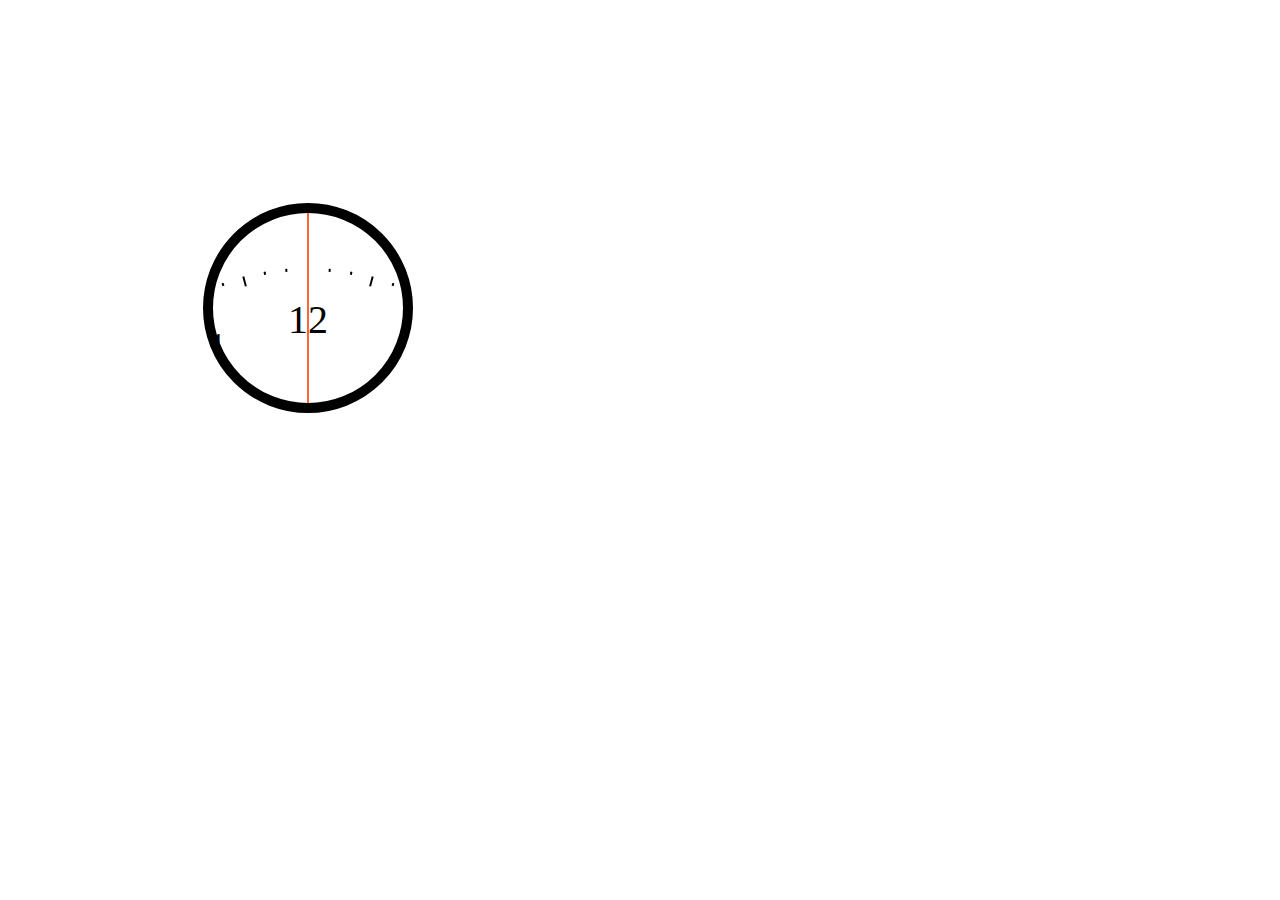
<file: Snap.svg-0.4.1/demos/clock/index.html>
<!DOCTYPE html>
<html lang="en">
    <head>
        <meta charset="utf-8">
        <meta name="copyright" content="Copyright © 2013 Adobe Systems Incorporated. All rights reserved.
 
 Licensed under the Apache License, Version 2.0 (the “License”);
 you may not use this file except in compliance with the License.
 You may obtain a copy of the License at
 
 http://www.apache.org/licenses/LICENSE-2.0
 
 Unless required by applicable law or agreed to in writing, software
 distributed under the License is distributed on an “AS IS” BASIS,
 WITHOUT WARRANTIES OR CONDITIONS OF ANY KIND, either express or implied.
 See the License for the specific language governing permissions and
 limitations under the License.">
        <title>Snap</title>
        <style media="screen">
        body {
            background: #fff;
        }
        </style>
        <script src="../../dist/snap.svg-min.js"></script>
        <script>
        window.onload = function () {
            var s = Snap(600, 600);
            var path = "",
                nums = s.text(300, 300, [1, 2, 3, 4, 5, 6, 7, 8, 9, 10, 11, 12]).attr({
                    font: "300 40px Helvetica Neue",
                    textAnchor: "middle"
                });
            for (var i = 0; i < 72; i++) {
                var r = i % 6 ? i % 3 ? 247 : 240 : 230,
                    sin = Math.sin(Snap.rad(5 * i)),
                    cos = Math.cos(Snap.rad(5 * i));
                path += "M" + [300 + 250 * cos, 300 + 250 * sin] + "L" + [300 + r * cos, 300 + r * sin];
                if (!(i % 6)) {
                    nums.select("tspan:nth-child(" + (i / 6 + 1) + ")").attr({
                        x: 300 + 200 * Math.cos(Snap.rad(5 * i - 60)),
                        y: 300 + 200 * Math.sin(Snap.rad(5 * i - 60)) + 15,
                    });
                }
            }
            var table = s.g(nums, s.path(path).attr({
                fill: "none",
                stroke: "#000",
                strokeWidth: 2
            })).attr({
                transform: "t0,210"
            });
            s.g(table).attr({
                clip: s.circle(300, 300, 100)
            });
            var hand = s.line(300, 200, 300, 400).attr({
                fill: "none",
                stroke: "#f63",
                strokeWidth: 2
            });
            s.circle(300, 300, 100).attr({
                stroke: "#000",
                strokeWidth: 10,
                fillOpacity: 0
            }).click(function () {
                Snap.animate(0, 360, function (val) {
                    table.transform("t" +
                    [
                        210 * Math.cos(Snap.rad(val + 90)), 
                        210 * Math.sin(Snap.rad(val + 90))
                    ]);
                    hand.transform("r" + [val, 300, 300]);
                }, 12000);
            });
            
        };
        </script>
    </head>
    <body>
    </body>
</html>
</file>
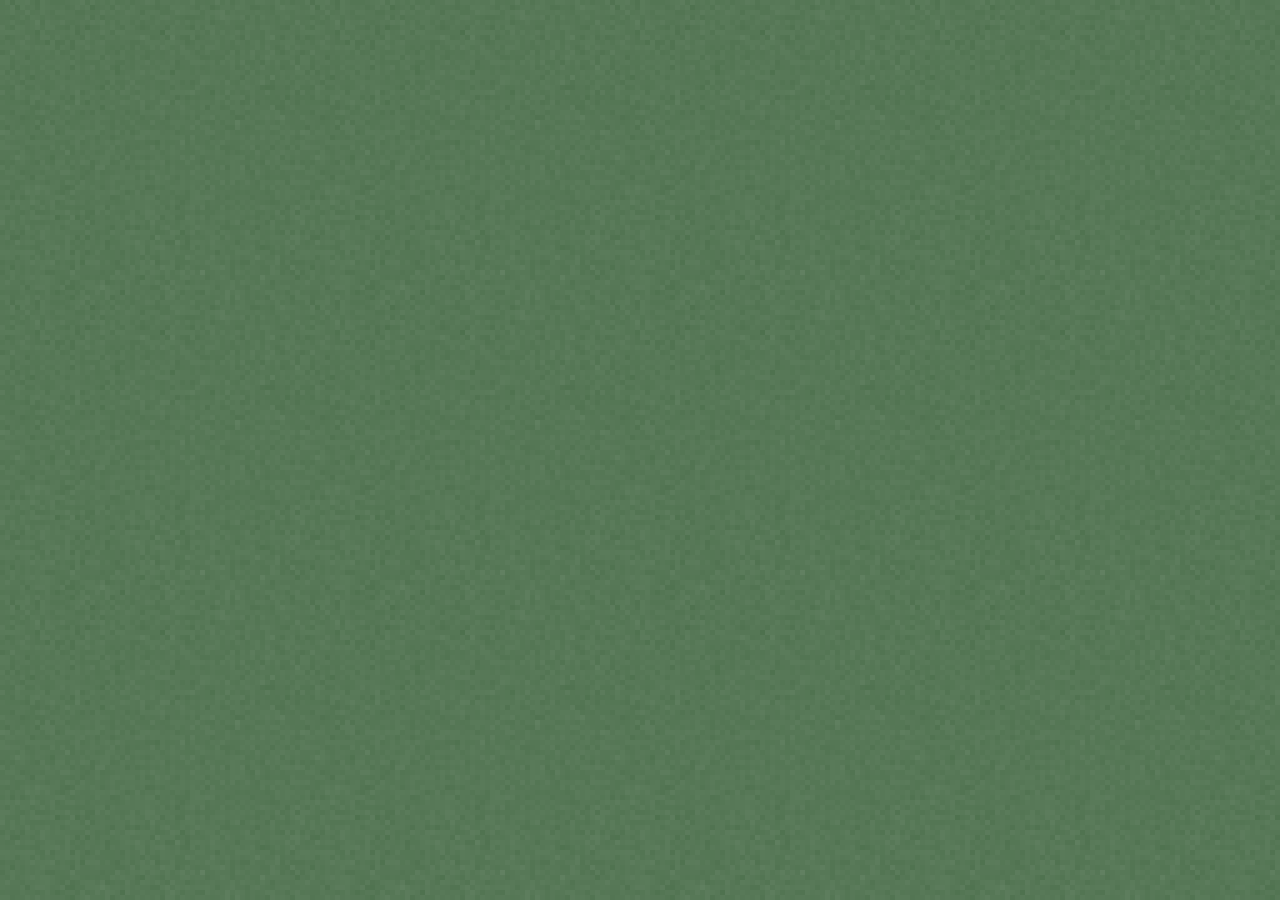
<file: Snap.svg-0.4.1/demos/pattern/index.html>
<!DOCTYPE html>
<html lang="en">
    <head>
        <meta charset="utf-8">
        <meta name="copyright" content="Copyright © 2013 Adobe Systems Incorporated. All rights reserved.
 
 Licensed under the Apache License, Version 2.0 (the “License”);
 you may not use this file except in compliance with the License.
 You may obtain a copy of the License at
 
 http://www.apache.org/licenses/LICENSE-2.0
 
 Unless required by applicable law or agreed to in writing, software
 distributed under the License is distributed on an “AS IS” BASIS,
 WITHOUT WARRANTIES OR CONDITIONS OF ANY KIND, either express or implied.
 See the License for the specific language governing permissions and
 limitations under the License.">
        <title>Snap</title>
        <style media="screen">
        body {
            background: #030 url("bg.png");
        }
        </style>
        <script src="../../dist/snap.svg-min.js"></script>
        <script>
        window.onload = function () {
            1
            var s = Snap("100%", 600);
            
            // 2
            // var c = s.circle(100, 100, 50);
            // 
            // 3
            // c.attr({
            //     fill: "#bada55",
            //     stroke: "#000",
            //     "stroke-width": 5
            // });
            // 
            // 4
            // var c2 = s.circle(70, 100, 40);
            // var g = s.group(c2, s.circle(130, 100, 40));
            // g.attr({
            //     fill: "#fff"
            // });
            // 
            // 5
            // c.attr({
            //     mask: g
            // });
            // 
            // 6
            // c2.animate({r: 25}, 1000);
            // 
            // 7
            // g.select("circle:nth-child(2)").animate({r: 25}, 1000);
            // 
            // 8
            // var p = s.path("M10-5-10,15M15,0,0,15M0-5-20,15").attr({
            //         fill: "none",
            //         stroke: "#bada55",
            //         strokeWidth: 5
            //     }).pattern(0, 0, 10, 10);
            // c.attr({
            //     fill: p
            // });
            // 
            // 9
            // g.attr({
            //     fill: Snap(document.getElementById("pattern"))
            // });
            // 
            // 10
            // g.attr({fill: "r()#fff-#000"});
            // 
            // 11
            // g.attr({fill: "R(100, 100, 50)#fff-#000"});
            // 
            // 12
            // p.select("path").animate({stroke: "#f00"}, 1000);
            // 
            // 13
            // Snap.load("demo-card.svg", function (f) {
            //     f.select("path[fill='#D40000']").attr({fill: "#bada55"});
            //     g = s.group(f.selectAll("path"));
            //     s.append(g);
            // 
            //     14
            //     g.attr({
            //         transform: "r45t100,0s.5"
            //     });
            //                 
            //     15
            //     console.log(g.attr("transform"));
            //                 
            //     16
            //     g.drag();
            // });
            // 
            // 17
            // s.text(200, 100, "Snap.SVG");
            // 
            // 18
            // var t = s.text(200, 120, ["S","n","a","p",".","S","V","G"]);
            // t.selectAll("tspan:nth-child(odd)").attr({
            //     fill: "#900",
            //     "font-size": "20px"
            // });
        };
        </script>
    </head>
    <body>
        <svg width="0" height="0">
            <pattern id="pattern" patternUnits="userSpaceOnUse" x="0" y="0" width="10" height="10" viewBox="0 0 10 10">
                <path d="M-5,0,10,15M0-5,15,10" stroke="white" stroke-width="5"/>
            </pattern>
        </svg>
    </body>
</html>
</file>
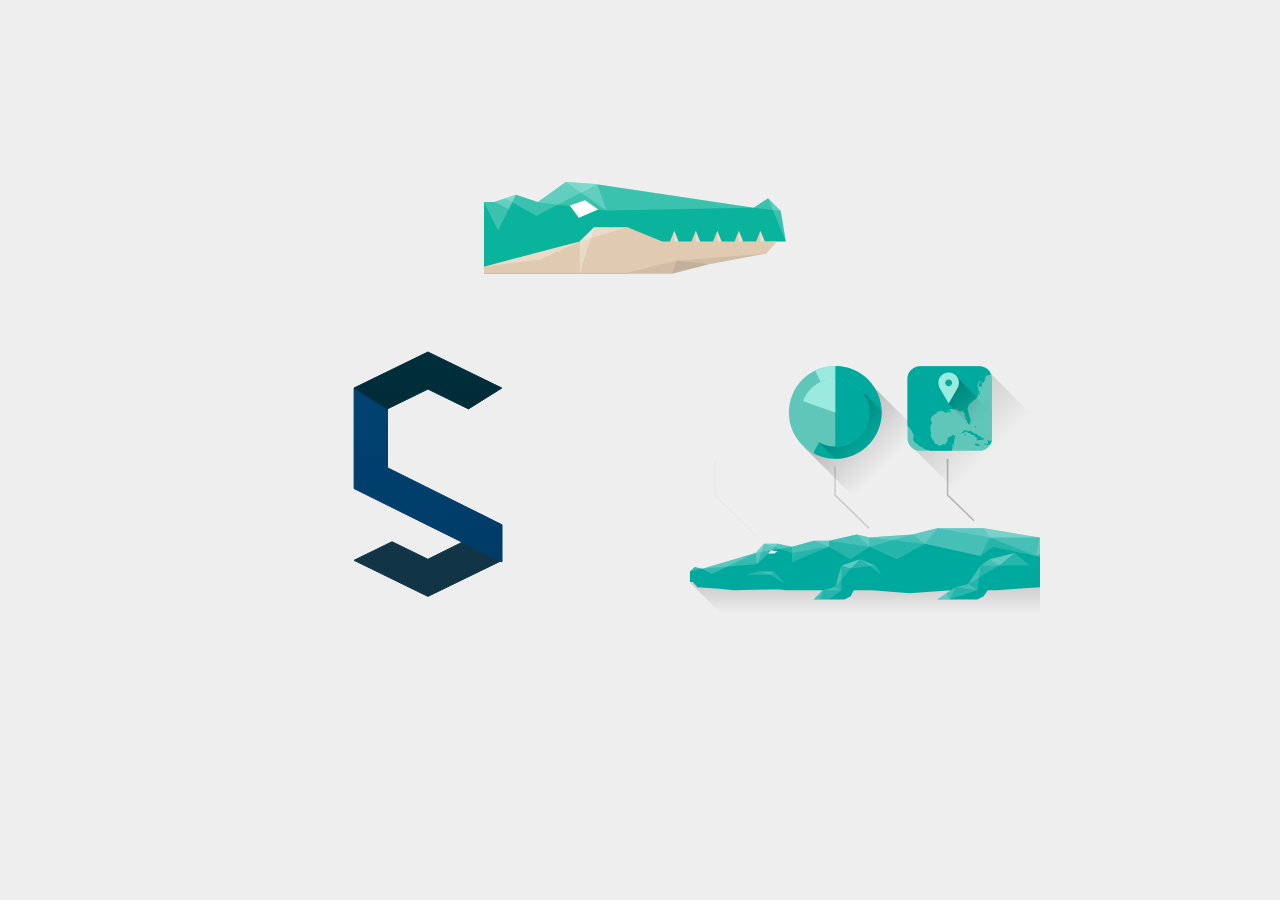
<file: Snap.svg-0.4.1/demos/snap-mascot/index.html>
<!DOCTYPE html>
<html lang="en">
    <head>
        <meta charset="utf-8">
        <meta name="copyright" content="Copyright © 2013 Adobe Systems Incorporated. All rights reserved.
 
 Licensed under the Apache License, Version 2.0 (the “License”);
 you may not use this file except in compliance with the License.
 You may obtain a copy of the License at
 
 http://www.apache.org/licenses/LICENSE-2.0
 
 Unless required by applicable law or agreed to in writing, software
 distributed under the License is distributed on an “AS IS” BASIS,
 WITHOUT WARRANTIES OR CONDITIONS OF ANY KIND, either express or implied.
 See the License for the specific language governing permissions and
 limitations under the License.">
        <title>Snap</title>
        <link rel="stylesheet" href="style.css">
    </head>
    <body>
        <iframe src="crocodile-1.html" ></iframe>
        <br>
        <iframe src="snap-logo.html" ></iframe>
        <iframe src="crocodile-2.html" ></iframe>
    </body>
</html>
</file>
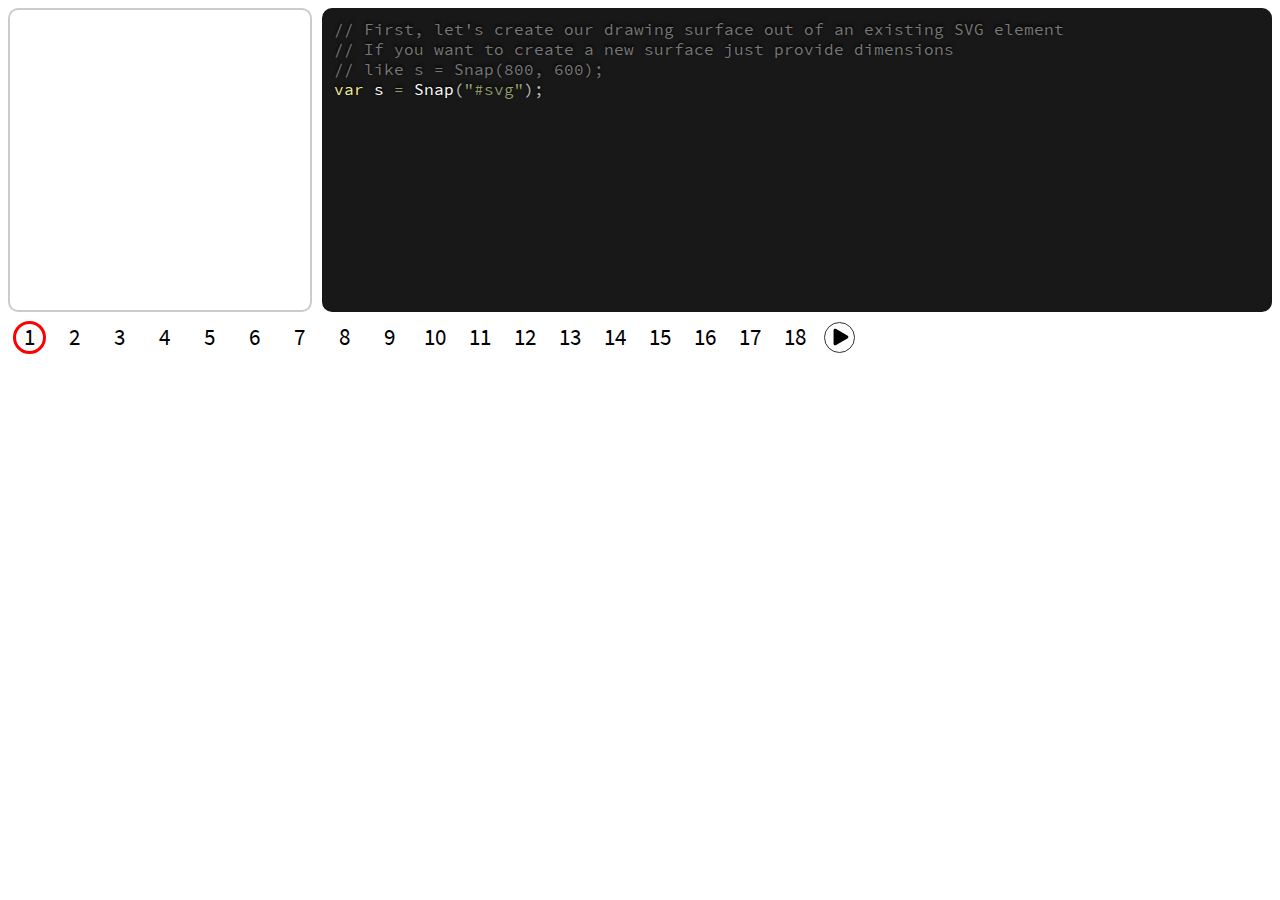
<file: Snap.svg-0.4.1/demos/tutorial/index.html>
<!DOCTYPE html>
<html lang="en">
    <head>
        <meta charset="utf-8">
        <title>Tutorial</title>
        <link rel="stylesheet" href="../../doc/fonts/stylesheet.css">
        <link rel="stylesheet" href="../../doc/css/prism.css">
        <style media="screen">
            pre.code {
                -moz-border-radius: 10px;
                -webkit-border-radius: 10px;
                border-radius: 10px;
                padding: 10px;
                height: 280px;
                overflow: auto;
                background: #181818;
                border: solid 2px #181818;
            }
            #codelines {
                display: none;
            }
            #svg {
                -moz-border-radius: 10px;
                -webkit-border-radius: 10px;
                border-radius: 10px;
                border: solid 2px #ccc;
                width: 300px;
                height: 300px;
                float: left;
                margin-right: 10px;
                font: 1em source-sans-pro, Source Sans Pro, Helvetica, sans-serif;
            }
        </style>
        <script src="../../dist/snap.svg-min.js"></script>
        <script src="../../doc/js/prism.js"></script>
        <script>
        var S;
        window.onload = function () {
            var s = Snap(850, 35);
            function chooser(s, count) {
                var loop = "M35,65a30,30,0,0,0,0-60a30,30,0,0,0,0,60",
                    line = "M35,65a30,30,0,0,0,0-60a30,30,0,0,0,0,60c30,0,60-60,90-60a30,30,0,0,1,0,60a30,30,0,0,1,0-60",
                    l1 = Snap.path.getTotalLength(loop),
                    l2 = Snap.path.getTotalLength(line),
                    cur = 1,
                    p = s.path({
                        path: loop,
                        fill: "none",
                        stroke: "#f00",
                        strokeWidth: 6,
                        strokeLinecap: "round"
                    });
                for (var i = 1; i <= count; i++) {
                    s.text(90 * i - 55, 49, i).attr({
                        font: "45px source-sans-pro, Source Sans Pro, Helvetica, sans-serif",
                        textAnchor: "middle"
                    });
                    (function (i) {
                        s.circle(90 * i - 55, 35, 40).attr({
                            opacity: 0
                        }).click(eve.f("tut.click", i - 1));
                    }(i));
                }
                s.path("M11.166,23.963L22.359,17.5c1.43-0.824,1.43-2.175,0-3L11.166,8.037c-1.429-0.826-2.598-0.15-2.598,1.5v12.926C8.568,24.113,9.737,24.789,11.166,23.963z").transform("t" + (90 * (count + 1) - 68) + ",18s2");
                var but = s.circle(90 * (count + 1) - 55, 35, 30).attr({
                    fillOpacity: 0,
                    stroke: "#333",
                    strokeWidth: 2
                });
                eve.on("tut.click", function (I) {
                    p.attr({
                        path: loop,
                        transform: "t" + (90 * I) + ",0"
                    });
                    cur = I + 1;
                });
                function frameHandler(frame) {
                    function anim() {
                        cur++;
                        if (cur > count) {
                            return;
                        }
                        if (typeof frame == "function") {
                            frame(cur);
                        }
                        Snap.animate(0, l2 - l1, function (val) {
                            p.attr({
                                path: Snap.path.getSubpath(line, val, val + l1)
                            });
                        }, 500, function () {
                            p.attr({
                                path: loop,
                                transform: p.transform() + "t90,0"
                            });
                        });
                    }
                    if (typeof frame == "function") {
                        but.click(anim);
                    } else {
                        anim();
                    }
                }
                return frameHandler;
            }
            var g = s.g();
            g.attr({
                transform: "s.5,.5,0,0"
            });
            var str = "",
                code = document.getElementById("code");
            var domcodelines = document.querySelectorAll("#codelines li"),
                codelines = [],
                replacers = {},
                lines = [],
                callback = function (i) {
                    lines = [];
                    for (var j = 1; j <= i; j++) {
                        replacers[j - 1] && lines.pop();
                        lines.push(codelines[j - 1]);
                    }
                    Snap("#svg").clear();
                    str = lines.join("\n");
                    eval(str);
                    code.innerHTML = Prism.highlight(str, Prism.languages.javascript);
                    code.parentNode.scrollTop = code.parentNode.scrollTopMax || 1e9;
                };
            for (var i = 0, ii = domcodelines.length; i < ii; i++) {
                codelines[i] = domcodelines[i].innerHTML;
                if (domcodelines[i].className == "replace") {
                    replacers[i] = true;
                }
            }
            callback(1);
            chooser(g, codelines.length)(callback);
            eve.on("tut.click", function (I) {
                callback(I + 1);
            });
        };
        </script>
    </head>
    <body>
        <ol id="codelines">
<li>// First, let's create our drawing surface out of an existing SVG element
// If you want to create a new surface just provide dimensions
// like s = Snap(800, 600);
var s = Snap("#svg");</li>
<li>// Let's create a big circle in the middle:
var bigCircle = s.circle(150, 150, 100);
// By default it is black, let's change its attributes</li>
<li>bigCircle.attr({
    fill: "#bada55",
    stroke: "#000",
    strokeWidth: 5
});</li>
<li>// Now let's create another small circle:
var smallCircle = s.circle(100, 150, 70);</li>
<li>// Let's put this small circle and another one into a group:
var discs = s.group(smallCircle, s.circle(200, 150, 70));</li>
<li>// Now we can change attributes for the whole group
discs.attr({
    fill: "#fff"
});</li>
<li>// Now more interesting stuff
// Let's assign this group as a mask for our big circle
bigCircle.attr({
    mask: discs
});</li>
<li>// Despite our small circle being part of a group
// and part of a mask we can still access it:
smallCircle.animate({r: 50}, 1000);</li>
<li>// We don’t have a reference for second small circle,
// but we can easily grab it with CSS selectors:
discs.select("circle:nth-child(2)").animate({r: 50}, 1000);</li>
<li>// Now let's create pattern
var p = s.path("M10-5-10,15M15,0,0,15M0-5-20,15").attr({
        fill: "none",
        stroke: "#bada55",
        strokeWidth: 5
    });
// To create a pattern,
// just specify dimensions in the pattern method:
p = p.pattern(0, 0, 10, 10);
// Then use it as a fill on the big circle
bigCircle.attr({
    fill: p
});</li>
<li>// We can also grab a pattern from an SVG
// already embedded into our page
discs.attr({
    fill: Snap("#pattern")
});</li>
<li>// Let's change the fill of the circles to gradient
// This string means relative radial gradient
// from white to black
discs.attr({fill: "r()#fff-#000"});
// Note that we have two gradients, one for each circle</li>
<li>// If we want them to share one gradient,
// we need to use an absolute gradient with capital R
discs.attr({fill: "R(150, 150, 100)#fff-#000"});</li>
<li>// Of course we can animate color as well
p.select("path").animate({stroke: "#f00"}, 1000);</li>
<li>// Now let's load an external SVG file:
Snap.load("mascot.svg", function (f) {
    // Note that we traverse and change attr before the SVG
    // is even added to the page
    f.select("polygon[fill='#09B39C']").attr({fill: "#bada55"});
    g = f.select("g");
    s.append(g);
    // Making croc draggable. Go ahead drag it around!
    g.drag();
    // Obviously drag could take event handlers too
    // Looks like our croc is made from more than one polygon...
});</li>
<li class="replace">// Now let's load an external SVG file:
Snap.load("mascot.svg", function (f) {
    // Note that we traverse and change attr before SVG
    // is even added to the page
    f.selectAll("polygon[fill='#09B39C']").attr({fill: "#bada55"});
    g = f.select("g");
    s.append(g);
    // Making croc draggable. Go ahead drag it around!
    g.drag();
    // Obviously drag could take event handlers too
    // That’s better! selectAll for the rescue.
});</li>
<li>// Writing text is as simple as:
s.text(200, 100, "Snap.svg");</li>
<li>// Provide an array of strings (or arrays), to generate tspans
var t = s.text(200, 120, ["Snap", ".", "svg"]);
t.selectAll("tspan:nth-child(3)").attr({
    fill: "#900",
    "font-size": "20px"
});</li>
        </ol>
        <svg id="svg"></svg>
        <pre class="javascript code"><code data-language="javascript" class="language-javascript" id="code"></code></pre>
        <svg width="0" height="0">
            <pattern id="pattern" patternUnits="userSpaceOnUse" x="0" y="0" width="10" height="10" viewBox="0 0 10 10">
                <path d="M-5,0,10,15M0-5,15,10" stroke="white" stroke-width="5"/>
            </pattern>
        </svg>
    </body>
</html>
</file>
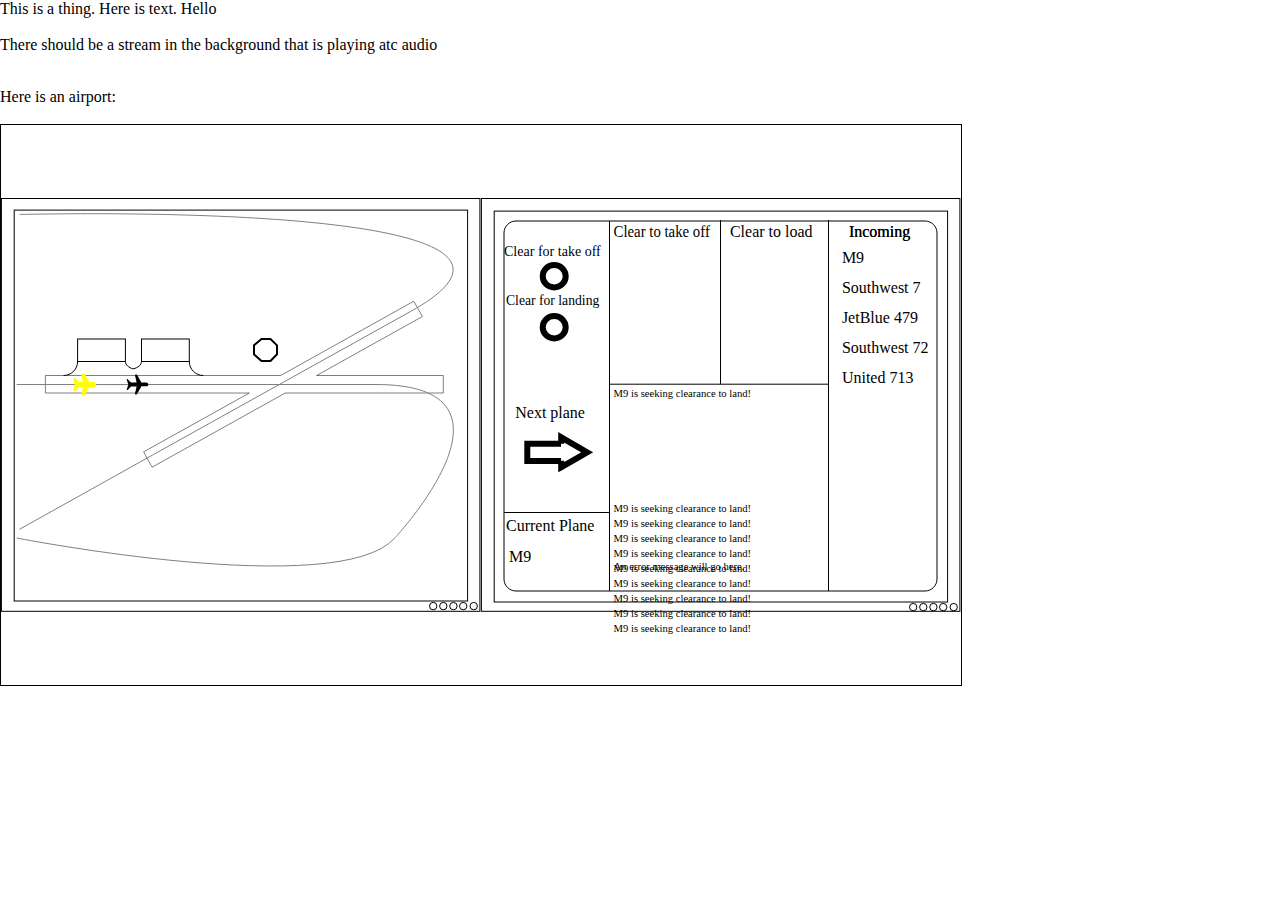
<file: svgtest.html>
<!DOCTYPE html>
<html>
<head>
<meta charset="UTF-8" name="viewport" content="width=device-width">
<title>Aaron's cool page of stuff</title>
</head>

<body style="margin: 0px;">
This is a thing. Here is text. Hello
<br></br>
There should be a stream in the background that is playing atc audio
<br></br>
<p>Here is an airport:
<br></br>
<object type="image/svg+xml" data="MainScreen.svg" width="960" height="560" border="1"></object>

</p>
</body>
<video autoplay="" name="">
<source src="http://s1.ord.liveatc.net/katl_atis_arr" type="audio/mpeg">
</video>

</html>
</file>
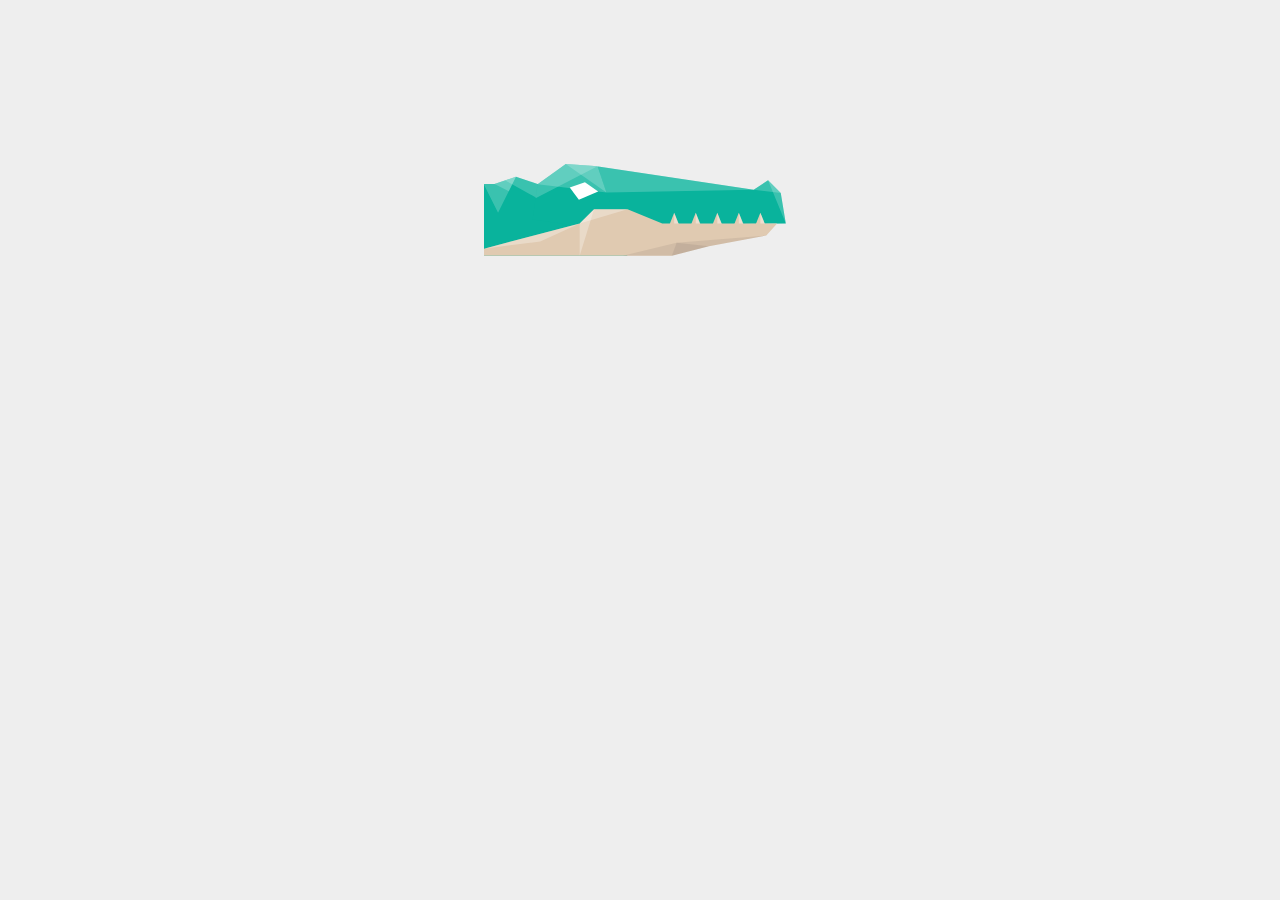
<file: Snap.svg-0.4.1/demos/snap-mascot/crocodile-1.html>
<!DOCTYPE html>
<html lang="en">
    <head>
        <meta charset="utf-8">
        <meta name="copyright" content="Copyright © 2013 Adobe Systems Incorporated. All rights reserved.
 
 Licensed under the Apache License, Version 2.0 (the “License”);
 you may not use this file except in compliance with the License.
 You may obtain a copy of the License at
 
 http://www.apache.org/licenses/LICENSE-2.0
 
 Unless required by applicable law or agreed to in writing, software
 distributed under the License is distributed on an “AS IS” BASIS,
 WITHOUT WARRANTIES OR CONDITIONS OF ANY KIND, either express or implied.
 See the License for the specific language governing permissions and
 limitations under the License.">
        <title>Snap</title>
        <link rel="stylesheet" href="style.css">
        <script src="../../dist/snap.svg-min.js"></script>
        <script>
        window.onload = function () {

            var croc = Snap.select("#crocodile"),
                head = croc.select("#upper-head"),
                jaw = croc.select("#upper-jaw"),
                symbol = croc.select("#symbol"),
                timer;
                
            var pivots = [
                [44, 147],
                [92, 126]
            ];

            function close() {
                clearTimeout(timer);

                head.animate({ 
                    transform: "r" + [8, pivots[0]]
                }, 500, mina.backin);
                
                jaw.animate({
                    transform: "r" + [37, pivots[1]]
                }, 500, mina.backin);

                timer = setTimeout(function () {
                    symbol.animate({
                        transform: "t-70,40r40"
                    }, 100);
                }, 400);
            }

            function open() {
                clearTimeout(timer);

                head.animate({ 
                    transform: "r" + [0, pivots[0]]
                }, 700, mina.elastic);
                
                jaw.animate({
                    transform: "r" + [0, pivots[1]]
                }, 700, mina.elastic);

                symbol.animate({
                    transform: "t0,0r0"
                }, 500, mina.elastic);
            }

            timer = setTimeout(close, 50);

            croc.hover(open, 
                function () {
                    timer = setTimeout(close, 200);
                }
            );
        };
        </script>
    </head>
    <body>

        <svg version="1.1" id="crocodile" xmlns="http://www.w3.org/2000/svg" xmlns:xlink="http://www.w3.org/1999/xlink" x="0px" y="0px" width="312px" height="300px" viewBox="0 0 260 250" enable-background="new 0 0 260 250" xml:space="preserve">
            <g>
                <path id="symbol" opacity="0.2" fill="#848383" enable-background="new    " d="M185.631,140.915l5.02,10.86l8.145-3.765
                    l-5.02-10.86L185.631,140.915z M246.828,109.341l-47.613,25.306l5.02,10.86l50.123-19.876L246.828,109.341z"/>
                <g id="head">
                    <polygon fill="#09B39C" points="44.613,146.703 26.665,140.721 8.718,146.703 -0.252,146.703 -0.252,206.523 44.613,206.523 
                        119.387,206.523 119.387,167.64      "/>
                    <polygon opacity="0.2" fill="#FFFFFF" enable-background="new    " points="-0.252,146.703 11.712,170.631 26.667,140.721 
                        8.721,146.703       "/>
                    <polyline opacity="0.2" fill="#FFFFFF" enable-background="new    " points="8.718,146.703 20.685,152.685 26.665,140.721      "/>
                    <polygon opacity="0.2" fill="#FFFFFF" enable-background="new    " points="44.613,146.703 53.613,163.667 17.694,143.712 
                        26.667,140.721      "/>
                </g>
                <g id="upper-head">
                    <g id="upper-jaw">
                        <g>
                            <path id="upper-teeth" fill="#E0CAB1" d="M151.174,129.382l14.913,6.086l-6.602-14.691L151.174,129.382z M138.707,142.292
                                l14.914,6.086l-6.603-14.692L138.707,142.292z M126.241,155.201l14.913,6.086l-6.602-14.692L126.241,155.201z M163.64,116.474
                                l14.913,6.085l-6.603-14.692L163.64,116.474z M176.106,103.564l14.913,6.086l-6.602-14.692L176.106,103.564z M188.572,90.655
                                l14.914,6.085l-6.602-14.691L188.572,90.655z M201.039,77.746l14.913,6.085L209.35,69.14L201.039,77.746z M221.816,56.23
                                l-8.311,8.607l14.913,6.085L221.816,56.23z"/>
                            <path opacity="0.4" fill="#FFFFFF" enable-background="new    " d="M155.329,125.08l10.758,10.388l-6.602-14.691L155.329,125.08
                                z M142.863,137.989l10.758,10.389l-6.603-14.692L142.863,137.989z M130.396,150.898l10.758,10.389l-6.602-14.692
                                L130.396,150.898z M167.796,112.171l10.757,10.388l-6.603-14.692L167.796,112.171z M180.261,99.261l10.758,10.389l-6.602-14.692
                                L180.261,99.261z M192.728,86.352l10.758,10.388l-6.602-14.691L192.728,86.352z M205.195,73.443l10.757,10.388L209.35,69.14
                                L205.195,73.443z M221.816,56.23l-4.156,4.303l10.758,10.389L221.816,56.23z"/>
                        </g>
                        <polygon fill="#09B39C" points="215.135,33 200.18,33 197.189,46.955 92,125 88.355,171.706 106.387,180.64 236.072,47.955             
                            "/>
                        <polygon opacity="0.2" fill="#FFFFFF" enable-background="new    " points="92,125 97.423,150.703 197.189,46.955          "/>
                        <line opacity="0.2" fill="#FFFFFF" enable-background="new    " x1="197.189" y1="46.955" x2="92" y2="125"/>
                        <polygon opacity="0.2" fill="#FFFFFF" enable-background="new    " points="200.18,33 236.072,47.955 215.135,33           "/>
                        <polygon opacity="0.2" fill="#FFFFFF" enable-background="new    " points="197.189,46.955 215.135,33 200.18,33           "/>
                    </g>
                    <polygon fill="#09B39C" points="92,125 65.55,126.757 44.613,146.703 44.613,176.523 119.387,176.523 119.387,167.64 
                        107.897,156.377         "/>
                    <polygon opacity="0.2" fill="#FFFFFF" enable-background="new    " points="92,125 102.423,145.703 65.55,126.757      "/>
                    <polygon opacity="0.2" fill="#FFFFFF" enable-background="new    " points="44.613,146.703 102.423,145.703 92,125 65.55,126.757 
                                "/>
                    <polygon id="eye_1_" fill="#FFFFFF" points="71.532,145.703 83.495,139.721 95.459,145.703 80.505,154.676         "/>
                    <polygon opacity="0.2" fill="#FFFFFF" enable-background="new    " points="44.613,146.703 44.613,158.667 92,125 65.55,126.757 
                                "/>
                </g>
                <g id="bottom-jaw">
                    <g>
                        <polygon fill="#E0CAB1" points="152.531,185.586 158.513,170.631 164.495,185.586             "/>
                        <polygon opacity="0.4" fill="#FFFFFF" enable-background="new    " points="164.495,185.586 158.513,170.631 158.513,185.586           
                            "/>
                    </g>
                    <g>
                        <polygon fill="#E0CAB1" points="170.477,185.586 176.459,170.631 182.441,185.586             "/>
                        <polygon opacity="0.4" fill="#FFFFFF" enable-background="new    " points="182.441,185.586 176.459,170.631 176.459,185.586           
                            "/>
                    </g>
                    <g>
                        <polygon fill="#E0CAB1" points="188.423,185.586 194.405,170.631 200.387,185.586             "/>
                        <polygon opacity="0.4" fill="#FFFFFF" enable-background="new    " points="200.387,185.586 194.405,170.631 194.405,185.586           
                            "/>
                    </g>
                    <g>
                        <polygon fill="#E0CAB1" points="206.369,185.586 212.351,170.631 218.333,185.586             "/>
                        <polygon opacity="0.4" fill="#FFFFFF" enable-background="new    " points="218.333,185.586 212.351,170.631 212.351,185.586           
                            "/>
                    </g>
                    <g>
                        <polygon fill="#E0CAB1" points="224.315,185.586 230.297,170.631 236.279,185.586             "/>
                        <polygon opacity="0.4" fill="#FFFFFF" enable-background="new    " points="236.279,185.586 230.297,170.631 230.297,185.586           
                            "/>
                    </g>
                    <polygon fill="#E0CAB1" points="148.54,179.604 119.596,167.64 109.657,167.64 103.675,167.64 91.711,167.64 79.747,179.604 
                        0,200.541 0,206.523 79.747,206.523 156.522,206.523 187.432,198.55 235.288,189.577 244.252,179.604       "/>
                    <polygon opacity="0.3" fill="#FFFFFF" enable-background="new    " points="119.594,167.64 91.711,167.64 79.747,179.604       "/>
                    <polygon opacity="0.3" fill="#FFFFFF" enable-background="new    " points="91.711,167.64 79.747,206.523 79.747,179.604       "/>
                    <polygon opacity="0.1" fill="#534741" enable-background="new    " points="235.288,189.577 160.513,195.559 115.639,206.523 
                        156.522,206.523 187.432,198.55      "/>
                    <polygon opacity="0.1" fill="#534741" enable-background="new    " points="187.432,198.55 160.513,195.559 156.522,206.523 
                        156.522,206.523         "/>
                    <polygon opacity="0.3" fill="#FFFFFF" enable-background="new    " points="0,200.541 46.847,194.559 79.747,179.604       "/>
                </g>
            </g>
        </svg>

    </body>
</html>
</file>
<file: css/queries.css>
@media screen and (max-width:1200px){
	.device{left:20%;top:-36px;}
	footer li{margin-right:10%;}
	.feature-content{width:55%;}
}
@media screen and (max-width:991px){
	.feature-1,.feature-2{margin-bottom:50px;}
	.device{display:none;}
	.screenshots ul li{width:50%;}
	.screenshots-intro{padding:110px 0 100px 0;}
	.feature-content{width:80%;}
	.features-slider{height:100%}
}
@media screen and (max-width:680px){
	.feature-content{width:60%;}
}
@media screen and (max-width:640px){
	.use-btn{display:none;}
	footer li{display:block;text-align:left;padding:20px 0;border-bottom:dashed 1px #c7cacc;margin-right:0!important;float:none;}
	nav{margin-top:40px;}
	.overlay ul{margin-left:0px;}
	.overlay ul li a{padding:20px 0;min-width:120px;font-size:12px;}
}
@media screen and (max-width:465px){
	.hero h1{font-size:40px;margin:100px 0 45px 0}
	.screenshots ul li{width:100%;min-height:100%;float:none;}
	section.video i{font-size:30px;}
	section.video h1{font-size:15px;font-weight:400;}
	section.video{padding:40px;}
	.feature-content{width:100%;text-align:center;margin-top:20px;}
	.feature-icon{display:block;margin:0 auto;}
	blockquote p{width:60%;}
	.features-slider {padding: 11% 50px 10% 50px;}
}
</file>
<file: Snap.svg-0.4.1/demos/snap-mascot/style.css>
html {
    overflow: hidden;
}

body {
    background: #eee;
    text-align: center;
}

svg {
    display: inline-block;
}

iframe {
    display: inline-block;
    border: none;
    height: 300px;
    width: 400px;
    margin: 10px;
}
</file>
<file: Snap.svg-0.4.1/doc/fonts/stylesheet.css>
@font-face {
    font-family: 'source-sans-pro';
    src: url('sourcesanspro-light-webfont.eot');
    src: url('sourcesanspro-light-webfont.eot?#iefix') format('embedded-opentype'),
         url('sourcesanspro-light-webfont.woff') format('woff'),
         url('sourcesanspro-light-webfont.ttf') format('truetype'),
         url('sourcesanspro-light-webfont.svg#source_sans_prolight') format('svg');
    font-weight: 300;
    font-style: normal;

}




@font-face {
    font-family: 'source-sans-pro';
    src: url('sourcesanspro-regular-webfont.eot');
    src: url('sourcesanspro-regular-webfont.eot?#iefix') format('embedded-opentype'),
         url('sourcesanspro-regular-webfont.woff') format('woff'),
         url('sourcesanspro-regular-webfont.ttf') format('truetype'),
         url('sourcesanspro-regular-webfont.svg#source_sans_proregular') format('svg');
    font-weight: 400;
    font-style: normal;

}




@font-face {
    font-family: 'source-sans-pro';
    src: url('sourcesanspro-semibold-webfont.eot');
    src: url('sourcesanspro-semibold-webfont.eot?#iefix') format('embedded-opentype'),
         url('sourcesanspro-semibold-webfont.woff') format('woff'),
         url('sourcesanspro-semibold-webfont.ttf') format('truetype'),
         url('sourcesanspro-semibold-webfont.svg#source_sans_prosemibold') format('svg');
    font-weight: 600;
    font-style: normal;

}




@font-face {
    font-family: 'source-code-pro';
    src: url('sourcecodepro-regular-webfont.eot');
    src: url('sourcecodepro-regular-webfont.eot?#iefix') format('embedded-opentype'),
         url('sourcecodepro-regular-webfont.woff') format('woff'),
         url('sourcecodepro-regular-webfont.ttf') format('truetype'),
         url('sourcecodepro-regular-webfont.svg#source_code_proregular') format('svg');
    font-weight: normal;
    font-style: normal;

}
</file>
<file: Snap.svg-0.4.1/doc/css/prism.css>
/**
 * prism.js Twilight theme
 * Based (more or less) on the Twilight theme originally of Textmate fame.
 * @author Remy Bach
 */
code[class*="language-"],
pre[class*="language-"] {
	color: white;
	direction: ltr;
	font-family: source-code-pro, Consolas, Monaco, 'Andale Mono', monospace;
	text-align: left;
	text-shadow: 0 -.1em .2em black;
	white-space: pre;
	word-spacing: normal;
	
	-moz-tab-size: 4;
	-o-tab-size: 4;
	tab-size: 4;
	
	-webkit-hyphens: none;
	-moz-hyphens: none;
	-ms-hyphens: none;
	hyphens: none;
}

pre[class*="language-"],
:not(pre) > code[class*="language-"] {
	background:#181818;
}

/* Code blocks */
pre[class*="language-"] {
	margin: .5em 0;
	overflow: auto;
}
pre[class*="language-"]::selection { /* Safari */
	background:hsl(200, 4%, 16%); /* #282A2B */
}
pre[class*="language-"]::selection { /* Firefox */
	background:hsl(200, 4%, 16%); /* #282A2B */
}

/* Inline code */
:not(pre) > code[class*="language-"] {
	border-radius: .3em;
	border: .13em solid hsl(0,0%,33%); /* #545454 */
	box-shadow: 1px 1px .3em -.1em black inset;
	padding: .15em .2em .05em;
}

.token.comment,
.token.prolog,
.token.doctype,
.token.cdata {
	color: hsl(0, 0%, 47%); /* #777777 */
}

.token.punctuation {
	opacity: .7;
}

.namespace {
	opacity: .7;
}

.token.tag,
.token.boolean,
.token.number {
	color: hsl(14, 58%, 55%); /* #CF6A4C */
}

.token.keyword,
.token.property,
.token.selector {
	color:hsl(53, 89%, 79%); /* #F9EE98 */
}
.token.attr-name,
.token.attr-value,
.token.string,
.token.operator,
.token.entity,
.token.url,
.language-css .token.string,
.style .token.string {
	color:hsl(76, 21%, 52%); /* #8F9D6A */
}

.token.atrule {
	color:hsl(218, 22%, 55%); /* #7587A6 */
}

.token.regex,
.token.important {
	color: hsl(42, 75%, 65%); /* #E9C062 */
}

.token.important {
	font-weight: bold;
}

.token.entity {
	cursor: help;
}
pre[data-line] {
	padding: 1em 0 1em 3em;
	position: relative;
}

/* Markup */
.language-markup .token.tag,
.language-markup .token.attr-name,
.language-markup .token.punctuation  {
	color: hsl(33, 33%, 52%); /* #AC885B */
}

/* Text Selection colour */
::selection {
	background: hsla(0,0%,93%,0.15); /* #EDEDED */
}
::-moz-selection {
	background: hsla(0,0%,93%,0.15); /* #EDEDED */
}

/* Make the tokens sit above the line highlight so the colours don't look faded. */
.token {
	position:relative;
	z-index:1;
}
.line-highlight {
	background: -moz-linear-gradient(left, hsla(0, 0%, 33%,.1) 70%, hsla(0, 0%, 33%,0)); /* #545454 */
	background: -o-linear-gradient(left, hsla(0, 0%, 33%,.1) 70%, hsla(0, 0%, 33%,0)); /* #545454 */
	background: -webkit-linear-gradient(left, hsla(0, 0%, 33%,.1) 70%, hsla(0, 0%, 33%,0)); /* #545454 */
	background: hsla(0, 0%, 33%, 0.25); /* #545454 */
	background: linear-gradient(left, hsla(0, 0%, 33%,.1) 70%, hsla(0, 0%, 33%,0)); /* #545454 */
	border-bottom:1px dashed hsl(0, 0%, 33%); /* #545454 */
	border-top:1px dashed hsl(0, 0%, 33%); /* #545454 */
	left: 0;
	line-height: inherit;
	margin-top: 0.75em; /* Same as .prism’s padding-top */
	padding: inherit 0;
	pointer-events: none;
	position: absolute;
	right: 0;
	white-space: pre;
	z-index:0;
}
.line-highlight:before,
.line-highlight[data-end]:after {
	background-color: hsl(215, 15%, 59%); /* #8794A6 */
	border-radius: 999px;
	box-shadow: 0 1px white;
	color: hsl(24, 20%, 95%); /* #F5F2F0 */
	content: attr(data-start);
	font: bold 65%/1.5 sans-serif;
	left: .6em;
	min-width: 1em;
	padding: 0 .5em;
	position: absolute;
	text-align: center;
	text-shadow: none;
	top: .4em;
	vertical-align: .3em;
}
.line-highlight[data-end]:after {
	bottom: .4em;
	content: attr(data-end);
	top: auto;
}
</file>
<file: css/stylesPhone.css>
/* ! normalize.css v1.0.0 | MIT License | git.io/normalize */

/* ==========================================================================
HTML5 display definitions
========================================================================== */

/*
* Corrects `block` display not defined in IE 6/7/8/9 and Firefox 3.
*/

article, aside, details, figcaption, figure, footer, header, hgroup, nav, section, summary {
    display: block
}

/*
* Corrects `inline-block` display not defined in IE 6/7/8/9 and Firefox 3.
*/
audio, canvas, video {
    display: inline-block;
    *display: inline;
    *zoom: 1;
}

/*
* Prevents modern browsers from displaying `audio` without controls.
* Remove excess height in iOS 5 devices.
*/
audio:not([controls]) {
    display: none;
    height: 0;
}

/*
* Addresses styling for `hidden` attribute not present in IE 7/8/9, Firefox 3, * and Safari 4.
* Known issue:no IE 6 support.
*/
[hidden] {
    display: none
}

/* ==========================================================================
Base
========================================================================== */
/*
* 1. Corrects text resizing oddly in IE 6/7 when body `font-size` is set using
*    `em` units.
* 2. Prevents iOS text size adjust after orientation change, without disabling
*    user zoom.
*/

html {
    font-size: 100%; /* 1 */
    -webkit-text-size-adjust: 100%; /* 2 */
    -ms-text-size-adjust: 100%; /* 2 */
}

/*
* Addresses `font-family` inconsistency between `textarea` and other form
* elements.
*/
html, button, input, select, textarea {
    font-family: sans-serif;
    font-family: 'Nunito', sans-serif;
}
html, body {
    overflow-x: hidden;
    width: 100%;
}

/*
* Addresses margins handled incorrectly in IE 6/7.
*/
body {
    margin: 0;
    font-family: 'Nunito', sans-serif;
}

/*
* Font Smoothing
*/
html, html a {
    text-shadow: 1px 1px 1px rgba(0, 0, 0, 0.004);
    -webkit-font-smoothing: antialiased;
}

/* ==========================================================================
Links
========================================================================== */
/*
* Addresses `outline` inconsistency between Chrome and other browsers.
*/

a:focus {
    outline: thin dotted;
    text-decoration: none;
}

/*
* Improves readability when focused and also mouse hovered in all browsers.
*/
a:active, a:hover {
    outline: 0;
    text-decoration: none;
}

/* ==========================================================================
Typography
========================================================================== */
/*
* Addresses font sizes and margins set differently in IE 6/7.
* Addresses font sizes within `section` and `article` in Firefox 4+, Safari 5, * and Chrome.
*/

h1 {
    margin: 0.67em 0;
    font-size: 2em;
}
h2 {
    margin: 0.83em 0;
    font-size: 1.5em;
}
h3 {
    margin: 1em 0;
    font-size: 1.17em;
}
h4 {
    margin: 1.33em 0;
    font-size: 1em;
}
h5 {
    margin: 1.67em 0;
    font-size: 0.83em;
}
h6 {
    margin: 2.33em 0;
    font-size: 0.75em;
}

/*
* Addresses styling not present in IE 7/8/9, Safari 5, and Chrome.
*/
abbr[title] {
    border-bottom: 1px dotted
}

/*
* Addresses style set to `bolder` in Firefox 3+, Safari 4/5, and Chrome.
*/
b, strong {
    font-weight: bold
}
blockquote {
    margin: 0px
}

/*
* Addresses styling not present in Safari 5 and Chrome.
*/
dfn {
    font-style: italic
}

/*
* Addresses styling not present in IE 6/7/8/9.
*/
mark {
    background: #ff0;
    color: #000;
}

/*
* Addresses margins set differently in IE 6/7.
*/
p, pre {
    margin: 1em 0
}

/*
* Corrects font family set oddly in IE 6, Safari 4/5, and Chrome.
*/
code, kbd, pre, samp {
    font-size: 1em;
    font-family: monospace, serif;
    _font-family: 'courier new', monospace;
}

/*
* Improves readability of pre-formatted text in all browsers.
*/
pre {
    white-space: pre;
    white-space: pre-wrap;
    word-wrap: break-word;
}

/*
* Addresses CSS quotes not supported in IE 6/7.
*/
q {
    quotes: none
}

/*
* Addresses `quotes` property not supported in Safari 4.
*/
q:before, q:after {
    content: '';
    content: none;
}
small {
    font-size: 75%
}

/*
* Prevents `sub` and `sup` affecting `line-height` in all browsers.
*/
sub, sup {
    position: relative;
    vertical-align: baseline;
    font-size: 75%;
    line-height: 0;
}
sup {
    top: -0.5em
}
sub {
    bottom: -0.25em
}

/* ==========================================================================
Lists
========================================================================== */
/*
* Addresses margins set differently in IE 6/7.
*/

dl, menu, ol, ul {
    margin: 1em 0
}
dd {
    margin: 0 0 0 40px
}

/*
* Addresses paddings set differently in IE 6/7.
*/
menu, ol, ul {
    padding: 0
}

/*
* Corrects list images handled incorrectly in IE 7.
*/
nav ul, nav ol {
    list-style: none;
    list-style-image: none;
}

/* ==========================================================================
Embedded content
========================================================================== */
/*
* 1. Removes border when inside `a` element in IE 6/7/8/9 and Firefox 3.
* 2. Improves image quality when scaled in IE 7.
*/

img {
    border: 0; /* 1 */
    -ms-interpolation-mode: bicubic; /* 2 */
}

/*
* Corrects overflow displayed oddly in IE 9.
*/
svg:not(:root) {
    overflow: hidden
}

/* ==========================================================================
Figures
========================================================================== */
/*
* Addresses margin not present in IE 6/7/8/9, Safari 5, and Opera 11.
*/

figure {
    margin: 0
}

/* ==========================================================================
Forms
========================================================================== */
/*
* Corrects margin displayed oddly in IE 6/7.
*/

form {
    margin: 0
}

/*
* Define consistent border, margin, and padding.
*/
fieldset {
    margin: 0 2px;
    padding: 0.35em 0.625em 0.75em;
    border: 1px solid #ffff14;
}

/*
* 1. Corrects color not being inherited in IE 6/7/8/9.
* 2. Corrects text not wrapping in Firefox 3.
* 3. Corrects alignment displayed oddly in IE 6/7.
*/
legend {
    padding: 0;
    border: 0; /* 1 */
    white-space: normal; /* 2 */
    *margin-left: -7px; /* 3 */
}

/*
* 1. Corrects font size not being inherited in all browsers.
* 2. Addresses margins set differently in IE 6/7, Firefox 3+, Safari 5, *    and Chrome.
* 3. Improves appearance and consistency in all browsers.
*/
button, input, select, textarea {
    margin: 0; /* 2 */
    vertical-align: baseline; /* 3 */
    font-size: 100%; /* 1 */
    *vertical-align: middle; /* 3 */
}

/*
* Addresses Firefox 3+ setting `line-height` on `input` using ` !important` in
* the UA stylesheet.
*/
button, input {
    line-height: normal
}

/*
* 1. Avoid the WebKit bug in Android 4.0.* where (2) destroys native `audio`
*    and `video` controls.
* 2. Corrects inability to style clickable `input` types in iOS.
* 3. Improves usability and consistency of cursor style between image-type
*    `input` and others.
* 4. Removes inner spacing in IE 7 without affecting normal text inputs.
*    Known issue:inner spacing remains in IE 6.
*/
button, html input[type="button"], /* 1 */
input[type="reset"], input[type="submit"] {
    cursor: pointer; /* 3 */
    -webkit-appearance: button; /* 2 */
    *overflow: visible; /* 4 */
}

/*
* Re-set default cursor for disabled elements.
*/
button[disabled], input[disabled] {
    cursor: default
}

/*
* 1. Addresses box sizing set to content-box in IE 8/9.
* 2. Removes excess padding in IE 8/9.
* 3. Removes excess padding in IE 7.
*    Known issue:excess padding remains in IE 6.
*/
input[type="checkbox"], input[type="radio"] {
    box-sizing: border-box; /* 1 */
    padding: 0; /* 2 */
    *height: 13px; /* 3 */
    *width: 13px; /* 3 */
}

/*
* 1. Addresses `appearance` set to `searchfield` in Safari 5 and Chrome.
* 2. Addresses `box-sizing` set to `border-box` in Safari 5 and Chrome
*    (include `-moz` to future-proof).
*/
input[type="search"] {
    /* 2 */
    box-sizing: content-box;
    -webkit-appearance: textfield; /* 1 */
    nowhitespace: afterproperty;
}

/*
* Removes inner padding and search cancel button in Safari 5 and Chrome
* on OS X.
*/
input[type="search"]::-webkit-search-cancel-button, input[type="search"]::-webkit-search-decoration {
    -webkit-appearance: none
}

/*
* Removes inner padding and border in Firefox 3+.
*/
button::-moz-focus-inner, input::-moz-focus-inner {
    padding: 0;
    border: 0;
}

/*
* 1. Removes default vertical scrollbar in IE 6/7/8/9.
* 2. Improves readability and alignment in all browsers.
*/
textarea {
    overflow: auto; /* 1 */
    vertical-align: top; /* 2 */
}

/* ==========================================================================
Tables
========================================================================== */
/*
* Remove most spacing between table cells.
*/

table {
    border-spacing: 0;
    border-collapse: collapse;
}

/* ==========================================================================
Global Styles
========================================================================== */
.group:after {
    content: "";
    display: table;
    clear: both;
}
a {
    -webkit-transition-timing-function: ease-in-out;
    transition-timing-function: ease-in-out;
    -webkit-transition-duration: 300ms;
    transition-duration: 300ms;
    -webkit-transition-property: color, border-color, background-color;
    transition-property: color, border-color, background-color;
}
.nopadding {
    margin: 0 !important;
    padding: 0 !important;
}
p {
    font-size: 14px;
    line-height: 25px;
}
a {
    color: #ff8717
}
a:hover, a:focus {
    color: #ff8717;
    text-decoration: none;
}
.texture-overlay {
    position: absolute;
    top: 0px;
    left: 0px;
    width: 100%;
    height: 100%;
    background-image: url(../img/grid.png);
}

/* ==========================================================================
Navigation
========================================================================== */
.nav-toggle {
    position: absolute;
    top: 0;
    right: 15px;
    z-index: 999999;
    padding: 10px 35px 16px 0px;
    cursor: pointer;
}
.nav-toggle:focus {
    outline: none;
}
.nav-toggle span, .nav-toggle span:before, .nav-toggle span:after {
    content: '';
    position: absolute;
    display: block;
    width: 35px;
    height: 5px;
    border-radius: 1px;
    background: #fff;
    cursor: pointer;
}
.nav-toggle span:before {
    top: -10px
}
.nav-toggle span:after {
    bottom: -10px
}
.nav-toggle span, .nav-toggle span:before, .nav-toggle span:after {
    -webkit-transition: all 300ms ease-in-out;
    transition: all 300ms ease-in-out;
}
.nav-toggle.active span {
    background-color: transparent
}
.nav-toggle.active span:before, .nav-toggle.active span:after {
    top: 0
}
.nav-toggle.active span:before {
    -webkit-transform: rotate(45deg);
    -ms-transform: rotate(45deg);
    transform: rotate(45deg);
}
.nav-toggle.active span:after {
    top: 10px;
    -webkit-transform: translateY(-10px) rotate(-45deg);
    -ms-transform: translateY(-10px) rotate(-45deg);
    transform: translateY(-10px) rotate(-45deg);
}
.navicon {
    position: relative;
    height: 26px;
}
.navicon p {
    margin: 1px 50px 0 0
}
.navicon-fixed {
    position: fixed;
    top: 59px;
    right: 143px;
}

/* ==========================================================================
Hero
========================================================================== */
.hero {
    position: relative;
    padding: 60px 0 60px 0;
    min-height: 800px;
    background: rgb(40, 70, 102) url('../img/hero-01.jpg') no-repeat center center;
    background-size: cover;
	/* color of text in title */
    color: #ff8717;
}
.hero h1 {
    margin: 200px 0 45px 0;
    font-weight: 450;
    font-size: 40px;
	
}

.hero h3 {
	margin: 0px 0 45px 0;
	font-weight: 450;
	font-size: 25px;
}
.hero h1 span {
    display: inline-block;
	/* color of header in title */
    color: #ff8717;
}
.hero h3 span {
    display: inline-block;
	/* color of header in title */
    color: #ff8717;
}

.hero p {
	font-weight: 200;
	font-size: 30px;
	color: #fff;
}

#home {
    width: 100%;
    height: 100%;
}
.hero {
    width: 100%;
    height: 100%;
}
header i {
    margin-left: 5px
}

/* ==========================================================================
Video
========================================================================== */
section.video i {
    margin-right: 10px;
	/* color of button before pressed */
    color: #345271;
    vertical-align: middle;
    font-size: 50px;
    -webkit-transition: color 300ms ease-in-out;
    transition: color 300ms ease-in-out;
}
section.video h1 {
    font-weight: 400;
    font-size: 20px;
}
section.video {
    padding: 0 0 50px 0;
	/* color of background by video */
    background-color: #f6f7f9;
}
section.video a {
	/* text color by video */
    color: #345271
}
section.video a:hover, section.video a:focus {
    /* color of button to open video */
	color: #ff8717;
    text-decoration: none;
}
section.video a:hover i, section.video a:focus i {
    /* color of button to open video */
	color: #ff8717
}

/* ==========================================================================
Custom Slider Controls (Flickity)
========================================================================== */
.flickity-page-dots .dot {
    width: 13px;
    height: 13px;
    opacity: 1;
    background: transparent;
	/* slider buttons color */
    border: 2px solid #3F6184;
    -webkit-transition: background 0.3s;
    transition: background 0.3s;
}
.flickity-page-dots .dot.is-selected {
	/* slider buttons color */
    background: #3F6184;
}

/* ==========================================================================
Features Slider
========================================================================== */
.features-bg {
    position: relative;
    min-height: 400px;
    background: url('../img/features-intro-01.jpg') no-repeat center center;
    background-size: cover;
}
.features-img {
    width: 100%;
    height: 400px;
    text-align: center;
    line-height: 400px;
}
.features-slider {
    position: relative;
    padding: 11% 20px 10% 20px;
    height: 400px;
	/* background color for slider */
    background-color: #ff8717;
}
.features-slider ul {
    margin: 0;
    padding: 0;
    list-style: none;
}
.features-slider ul li {
    width: 100%;
}
.features-slider li h1 {
    margin-bottom: 15px;
    /* header color for slider text */
	color: #345271;
    font-weight: 400;
    font-size: 22px;
}
.features-slider li p {
	/* color for slider text */
    color: #345271;
    font-size: 14px;
}
.features-intro-img {
    position: relative
}
.slides li h1 {
    margin: 0;
    padding: 0;
}
.features-slider .flickity-page-dots {
    text-align: left;
    margin-top: 50px;
    position: static;
}
.features-slider .flickity-page-dots .dot {
    margin: 0 12px 0 0;
}

/* ==========================================================================
Features List
========================================================================== */
.features-list {
    padding: 130px 0 50px 0;
	background-color: #f6f7f9;
}
.features-list h1 {
    margin: 0 0 10px 0;
    padding: 0;
	/* header color for feature text */
    color: #345271;
    font-size: 20px;
}
.features-list p {
    margin-bottom: 20px;
	/* color for feature text */
    color: #345271;
}
.feature-content {
    display: inline-block;
    margin-left: 0;
    width: 65%;
}

/* ==========================================================================
Showcase
========================================================================== */
.showcase {
    background: url('../img/showcase-bg-fixed-01.jpg') no-repeat center center fixed; 
    background-size: cover;
}
.showcase h1 {
    margin: 0 0 20px 0;
    color: #f6f7f9;
    font-weight: 400;
    font-size: 30px;
}
.showcase p {
    margin-bottom: 25px;
	font-size: 20px;
    color: #f6f7f9;
}
.showcase object {
	position: relative;
	text-align: center;
	display: block;
	margin: auto;
	
}
.showcase-wrap {
    position: relative;
    padding: 100px 0;
    min-height: 600px;
}


/* ==========================================================================
Screenshots Intro
========================================================================== */
.screenshots-intro {
    padding: 170px 0 100px 0;
    background-color: #f6f7f9;
}
.screenshots-intro h1 {
    margin-bottom: 20px;
	/* color of intro text header */
    color: #325271;
    font-weight: 400;
    font-size: 22px;
}
.screenshots-intro p {
    margin-bottom: 25px;
	/* color of intro text */
    color: #325271;
}

.screenshots-intro i {
	font-size: 35px;
	color: #325271;
}


/* ==========================================================================
Screenshots
========================================================================== */
.screenshots ul {
    margin: 0;
    padding: 0;
    width: 100%;
}
.screenshots ul li {
    float: left;
    min-height: 100%;
    width: 25%;
    background-color: #000;
    list-style: none;
}
.screenshots figure {
    position: relative;
    overflow: hidden;
}
.screenshots figure img {
    width: 100%;
    height: 100%;
    -webkit-transition: all 300ms ease-in-out;
    transition: all 300ms ease-in-out;
}
.screenshots figure:hover img, .screenshots figure:focus img {
    -webkit-transform: scale(1.1);
    -ms-transform: scale(1.1);
    transform: scale(1.1);
}
.screenshots figcaption {
    position: absolute;
    top: 0;
    left: 0;
    padding: 25% 0;
    width: 100%;
    height: 100%;
	/* hover over background */
    background-color: rgba(20, 32, 44, 0.95);
    text-align: center;
    font-size: 15px;
    opacity: 0;
    -webkit-transition: all 300ms ease-in-out;
    transition: all 300ms ease-in-out;
}
.screenshots figcaption a {
    /* hover over text color */
	color: #fff
}
.screenshots figcaption a:hover, .screenshots figcaption a:focus {
	/* hover over on hover over on pictures in screenshots */
    color: #ff8717
}
.screenshots figure:hover figcaption, .screenshots figure:focus figcaption {
    opacity: 1
}
.visible {
    opacity: 1
}
.screenshots figure.cs-hover figcaption {
    opacity: 1
}
.screenshots figcaption i {
    font-size: 20px
}
.screenshots figcaption p {
    margin-bottom: 0;
	margin-top: 0;
    text-transform: uppercase;
	font-size: 10px;
    font-weight: 400;
	width: 100px;
	margin-left: 50px;
}
.screenshots figcaption .caption-content {
    position: absolute;
    top: 50%;
    left: 50%;
    margin-top: -40px;
    margin-left: -100px;
    width: 200px;
    -webkit-transform: translate(0px, 15px);
    -ms-transform: translate(0px, 15px);
    transform: translate(0px, 15px);
    -webkit-transition: all 300ms ease-in-out;
    transition: all 300ms ease-in-out;
}
.screenshots figure:hover figcaption .caption-content, .screenshots figure:focus figcaption .caption-content {
    -webkit-transform: translate(0px, 0px);
    -ms-transform: translate(0px, 0px);
    transform: translate(0px, 0px);
}

/* ==========================================================================
Footer
========================================================================== */
footer {
    padding: 75px 0
}

footer img {
	text-align: center;
}

footer p {
	/* footer text color */
    color: #c7cacc;
    font-size: 12px;
}
footer ul {
    margin-top: 30px
}
footer li {
    float: left;
    margin-right: 15%;
    list-style: none;
    text-transform: uppercase;
    font-weight: 400;
	padding: 0 10px;
}
footer li a {
	/*footer links color */
    color: #3f6184
}
footer li:last-child {
    margin-right: 0
}

/* ==========================================================================
Nav Overlay
========================================================================== */
/* Overlay style */

.overlay {
    position: fixed;
    top: 0;
    left: 0;
    width: 100%;
    height: 100%;
	/* menu overlay background */
    background: rgba(20, 32, 44, 0.95);
}

/* Menu style */
.overlay nav {
    position: relative;
    top: 35%;
    height: 60%;
    text-align: center;
    font-size: 54px;
    -webkit-transform: translateY(-50%);
    -ms-transform: translateY(-50%);
    transform: translateY(-50%);
}
.overlay ul {
    position: relative;
    display: inline-block;
    margin: 0 auto;
    padding: 0;
    list-style: none;
}
.overlay ul li {
    display: block;
    float: left;
}
.overlay ul li:last-child {
    margin-right: 0px
}
.overlay ul li i {
    display: block;
    margin-bottom: 10px;
    font-size: 30px;
}
.overlay ul li a {
    display: block;
    padding: 10px 10px;
    min-width: 190px;
    border: 2px solid #fff;
    border-radius: 3px;
	/* Menu icons background color */
    background-color: #345271;
    color: #fff;
    text-transform: uppercase;
    font-weight: 400;
    font-size: 15px;
    -webkit-transition: all 300ms ease-in-out;
    transition: all 300ms ease-in-out;
}
.overlay ul li a:hover, .overlay ul li a:focus {
	/* Hover over color for menu */
    border-color: #ff8717;
    color: #ff8717;
}

/* Effects */
.overlay-boxify {
    visibility: hidden;
    opacity: 0;
    -webkit-transition: opacity 0.5s, visibility 0s 0.5s;
    transition: opacity 0.5s, visibility 0s 0.5s;
}
.overlay-boxify.open {
    visibility: visible;
    opacity: 1;
    -webkit-transition: opacity 0.5s;
    transition: opacity 0.5s;
}
.overlay-boxify nav ul li {
    opacity: 0;
    -webkit-transform: translate3d(0, -80px, 0);
    transform: translate3d(0, -80px, 0);
    -webkit-transition: -webkit-transform 0.5s, opacity 0.5s;
    transition: transform 0.5s, opacity 0.5s;
}
.overlay-boxify.open nav ul:first-child li:first-child {
    -webkit-transition-delay: 0.05s;
    transition-delay: 0.05s;
}
.overlay-boxify.open nav ul:first-child li:nth-child(2) {
    -webkit-transition-delay: 0.1s;
    transition-delay: 0.1s;
}
.overlay-boxify.open nav ul:nth-child(2) li:first-child {
    -webkit-transition-delay: 0.15s;
    transition-delay: 0.15s;
}
.overlay-boxify.open nav ul:nth-child(2) li:nth-child(2) {
    -webkit-transition-delay: 0.2s;
    transition-delay: 0.2s;
}
.overlay-boxify.open nav ul li {
    opacity: 1;
    -webkit-transform: translate3d(0, 0, 0);
    transform: translate3d(0, 0, 0);
}

/* ==========================================================================
Waypoints
========================================================================== */
.wp1, .wp2, .wp3, .wp4, .wp5, .wp6 {
    visibility: hidden
}
.bounceInLeft, .bounceInRight, .fadeInUp, .fadeInUpDelay, .fadeInDown, .fadeInUpD, .fadeInLeft, .fadeInRight, .bounceInDown {
    visibility: visible
}
.delay-05s {
    -webkit-animation-delay: 0.5s;
    animation-delay: 0.5s;
}
.delay-1s {
    -webkit-animation-delay: 1s;
    animation-delay: 1s;
}
</file>
<file: css/styles.css>
/* ! normalize.css v1.0.0 | MIT License | git.io/normalize */

/* ==========================================================================
HTML5 display definitions
========================================================================== */

/*
* Corrects `block` display not defined in IE 6/7/8/9 and Firefox 3.
*/

article, aside, details, figcaption, figure, footer, header, hgroup, nav, section, summary {
    display: block
}

/*
* Corrects `inline-block` display not defined in IE 6/7/8/9 and Firefox 3.
*/
audio, canvas, video {
    display: inline-block;
    *display: inline;
    *zoom: 1;
}

/*
* Prevents modern browsers from displaying `audio` without controls.
* Remove excess height in iOS 5 devices.
*/
audio:not([controls]) {
    display: none;
    height: 0;
}

/*
* Addresses styling for `hidden` attribute not present in IE 7/8/9, Firefox 3, * and Safari 4.
* Known issue:no IE 6 support.
*/
[hidden] {
    display: none
}

/* ==========================================================================
Base
========================================================================== */
/*
* 1. Corrects text resizing oddly in IE 6/7 when body `font-size` is set using
*    `em` units.
* 2. Prevents iOS text size adjust after orientation change, without disabling
*    user zoom.
*/

html {
    font-size: 100%; /* 1 */
    -webkit-text-size-adjust: 100%; /* 2 */
    -ms-text-size-adjust: 100%; /* 2 */
}

/*
* Addresses `font-family` inconsistency between `textarea` and other form
* elements.
*/
html, button, input, select, textarea {
    font-family: sans-serif;
    font-family: 'Nunito', sans-serif;
}
html, body {
    overflow-x: hidden;
    width: 100%;
}

/*
* Addresses margins handled incorrectly in IE 6/7.
*/
body {
    margin: 0;
    font-family: 'Nunito', sans-serif;
}

/*
* Font Smoothing
*/
html, html a {
    text-shadow: 1px 1px 1px rgba(0, 0, 0, 0.004);
    -webkit-font-smoothing: antialiased;
}

/* ==========================================================================
Links
========================================================================== */
/*
* Addresses `outline` inconsistency between Chrome and other browsers.
*/

a:focus {
    outline: thin dotted;
    text-decoration: none;
}

/*
* Improves readability when focused and also mouse hovered in all browsers.
*/
a:active, a:hover {
    outline: 0;
    text-decoration: none;
}

/* ==========================================================================
Typography
========================================================================== */
/*
* Addresses font sizes and margins set differently in IE 6/7.
* Addresses font sizes within `section` and `article` in Firefox 4+, Safari 5, * and Chrome.
*/

h1 {
    margin: 0.67em 0;
    font-size: 2em;
}
h2 {
    margin: 0.83em 0;
    font-size: 1.5em;
}
h3 {
    margin: 1em 0;
    font-size: 1.17em;
}
h4 {
    margin: 1.33em 0;
    font-size: 1em;
}
h5 {
    margin: 1.67em 0;
    font-size: 0.83em;
}
h6 {
    margin: 2.33em 0;
    font-size: 0.75em;
}

/*
* Addresses styling not present in IE 7/8/9, Safari 5, and Chrome.
*/
abbr[title] {
    border-bottom: 1px dotted
}

/*
* Addresses style set to `bolder` in Firefox 3+, Safari 4/5, and Chrome.
*/
b, strong {
    font-weight: bold
}
blockquote {
    margin: 0px
}

/*
* Addresses styling not present in Safari 5 and Chrome.
*/
dfn {
    font-style: italic
}

/*
* Addresses styling not present in IE 6/7/8/9.
*/
mark {
    background: #ff0;
    color: #000;
}

/*
* Addresses margins set differently in IE 6/7.
*/
p, pre {
    margin: 1em 0
}

/*
* Corrects font family set oddly in IE 6, Safari 4/5, and Chrome.
*/
code, kbd, pre, samp {
    font-size: 1em;
    font-family: monospace, serif;
    _font-family: 'courier new', monospace;
}

/*
* Improves readability of pre-formatted text in all browsers.
*/
pre {
    white-space: pre;
    white-space: pre-wrap;
    word-wrap: break-word;
}

/*
* Addresses CSS quotes not supported in IE 6/7.
*/
q {
    quotes: none
}

/*
* Addresses `quotes` property not supported in Safari 4.
*/
q:before, q:after {
    content: '';
    content: none;
}
small {
    font-size: 75%
}

/*
* Prevents `sub` and `sup` affecting `line-height` in all browsers.
*/
sub, sup {
    position: relative;
    vertical-align: baseline;
    font-size: 75%;
    line-height: 0;
}
sup {
    top: -0.5em
}
sub {
    bottom: -0.25em
}

/* ==========================================================================
Lists
========================================================================== */
/*
* Addresses margins set differently in IE 6/7.
*/

dl, menu, ol, ul {
    margin: 1em 0
}
dd {
    margin: 0 0 0 40px
}

/*
* Addresses paddings set differently in IE 6/7.
*/
menu, ol, ul {
    padding: 0
}

/*
* Corrects list images handled incorrectly in IE 7.
*/
nav ul, nav ol {
    list-style: none;
    list-style-image: none;
}

/* ==========================================================================
Embedded content
========================================================================== */
/*
* 1. Removes border when inside `a` element in IE 6/7/8/9 and Firefox 3.
* 2. Improves image quality when scaled in IE 7.
*/

img {
    border: 0; /* 1 */
    -ms-interpolation-mode: bicubic; /* 2 */
}

/*
* Corrects overflow displayed oddly in IE 9.
*/
svg:not(:root) {
    overflow: hidden
}

/* ==========================================================================
Figures
========================================================================== */
/*
* Addresses margin not present in IE 6/7/8/9, Safari 5, and Opera 11.
*/

figure {
    margin: 0
}

/* ==========================================================================
Forms
========================================================================== */
/*
* Corrects margin displayed oddly in IE 6/7.
*/

form {
    margin: 0
}

/*
* Define consistent border, margin, and padding.
*/
fieldset {
    margin: 0 2px;
    padding: 0.35em 0.625em 0.75em;
    border: 1px solid #ffff14;
}

/*
* 1. Corrects color not being inherited in IE 6/7/8/9.
* 2. Corrects text not wrapping in Firefox 3.
* 3. Corrects alignment displayed oddly in IE 6/7.
*/
legend {
    padding: 0;
    border: 0; /* 1 */
    white-space: normal; /* 2 */
    *margin-left: -7px; /* 3 */
}

/*
* 1. Corrects font size not being inherited in all browsers.
* 2. Addresses margins set differently in IE 6/7, Firefox 3+, Safari 5, *    and Chrome.
* 3. Improves appearance and consistency in all browsers.
*/
button, input, select, textarea {
    margin: 0; /* 2 */
    vertical-align: baseline; /* 3 */
    font-size: 100%; /* 1 */
    *vertical-align: middle; /* 3 */
}

/*
* Addresses Firefox 3+ setting `line-height` on `input` using ` !important` in
* the UA stylesheet.
*/
button, input {
    line-height: normal
}

/*
* 1. Avoid the WebKit bug in Android 4.0.* where (2) destroys native `audio`
*    and `video` controls.
* 2. Corrects inability to style clickable `input` types in iOS.
* 3. Improves usability and consistency of cursor style between image-type
*    `input` and others.
* 4. Removes inner spacing in IE 7 without affecting normal text inputs.
*    Known issue:inner spacing remains in IE 6.
*/
button, html input[type="button"], /* 1 */
input[type="reset"], input[type="submit"] {
    cursor: pointer; /* 3 */
    -webkit-appearance: button; /* 2 */
    *overflow: visible; /* 4 */
}

/*
* Re-set default cursor for disabled elements.
*/
button[disabled], input[disabled] {
    cursor: default
}

/*
* 1. Addresses box sizing set to content-box in IE 8/9.
* 2. Removes excess padding in IE 8/9.
* 3. Removes excess padding in IE 7.
*    Known issue:excess padding remains in IE 6.
*/
input[type="checkbox"], input[type="radio"] {
    box-sizing: border-box; /* 1 */
    padding: 0; /* 2 */
    *height: 13px; /* 3 */
    *width: 13px; /* 3 */
}

/*
* 1. Addresses `appearance` set to `searchfield` in Safari 5 and Chrome.
* 2. Addresses `box-sizing` set to `border-box` in Safari 5 and Chrome
*    (include `-moz` to future-proof).
*/
input[type="search"] {
    /* 2 */
    box-sizing: content-box;
    -webkit-appearance: textfield; /* 1 */
    nowhitespace: afterproperty;
}

/*
* Removes inner padding and search cancel button in Safari 5 and Chrome
* on OS X.
*/
input[type="search"]::-webkit-search-cancel-button, input[type="search"]::-webkit-search-decoration {
    -webkit-appearance: none
}

/*
* Removes inner padding and border in Firefox 3+.
*/
button::-moz-focus-inner, input::-moz-focus-inner {
    padding: 0;
    border: 0;
}

/*
* 1. Removes default vertical scrollbar in IE 6/7/8/9.
* 2. Improves readability and alignment in all browsers.
*/
textarea {
    overflow: auto; /* 1 */
    vertical-align: top; /* 2 */
}

/* ==========================================================================
Tables
========================================================================== */
/*
* Remove most spacing between table cells.
*/

table {
    border-spacing: 0;
    border-collapse: collapse;
}

/* ==========================================================================
Global Styles
========================================================================== */
.group:after {
    content: "";
    display: table;
    clear: both;
}
a {
    -webkit-transition-timing-function: ease-in-out;
    transition-timing-function: ease-in-out;
    -webkit-transition-duration: 300ms;
    transition-duration: 300ms;
    -webkit-transition-property: color, border-color, background-color;
    transition-property: color, border-color, background-color;
}
.nopadding {
    margin: 0 !important;
    padding: 0 !important;
}
p {
    font-size: 14px;
    line-height: 25px;
}
a {
    color: #ff8717
}
a:hover, a:focus {
    color: #ff8717;
    text-decoration: none;
}
.texture-overlay {
    position: absolute;
    top: 0px;
    left: 0px;
    width: 100%;
    height: 100%;
    background-image: url(../img/grid.png);
}

/* ==========================================================================
Navigation
========================================================================== */
.nav-toggle {
    position: absolute;
    top: 0;
    right: 15px;
    z-index: 999999;
    padding: 10px 35px 16px 0px;
    cursor: pointer;
}
.nav-toggle:focus {
    outline: none;
}
.nav-toggle span, .nav-toggle span:before, .nav-toggle span:after {
    content: '';
    position: absolute;
    display: block;
    width: 35px;
    height: 5px;
    border-radius: 1px;
    background: #fff;
    cursor: pointer;
}
.nav-toggle span:before {
    top: -10px
}
.nav-toggle span:after {
    bottom: -10px
}
.nav-toggle span, .nav-toggle span:before, .nav-toggle span:after {
    -webkit-transition: all 300ms ease-in-out;
    transition: all 300ms ease-in-out;
}
.nav-toggle.active span {
    background-color: transparent
}
.nav-toggle.active span:before, .nav-toggle.active span:after {
    top: 0
}
.nav-toggle.active span:before {
    -webkit-transform: rotate(45deg);
    -ms-transform: rotate(45deg);
    transform: rotate(45deg);
}
.nav-toggle.active span:after {
    top: 10px;
    -webkit-transform: translateY(-10px) rotate(-45deg);
    -ms-transform: translateY(-10px) rotate(-45deg);
    transform: translateY(-10px) rotate(-45deg);
}
.navicon {
    position: relative;
    height: 26px;
}
.navicon p {
    margin: 1px 50px 0 0
}
.navicon-fixed {
    position: fixed;
    top: 59px;
    right: 143px;
}

/* ==========================================================================
Hero
========================================================================== */
.hero {
    position: relative;
    padding: 60px 0 60px 0;
    min-height: 800px;
    background: rgb(40, 70, 102) url('../img/hero-01.jpg') no-repeat center center;
    background-size: cover;
	/* color of text in title */
    color: #ff8717;
}
.hero h1 {
    margin: 200px 0 45px 0;
    font-weight: 600;
    font-size: 80px;
	
}

.hero h3 {
	margin: 0px 0 45px 0;
	font-weight: 600;
	font-size: 40px;
}
.hero h1 span {
    display: inline-block;
	/* color of header in title */
    color: #ff8717;
}
.hero h3 span {
    display: inline-block;
	/* color of header in title */
    color: #ff8717;
}

.hero p {
	font-weight: 200;
	font-size: 30px;
	color: #fff;
}

#home {
    width: 100%;
    height: 100%;
}
.hero {
    width: 100%;
    height: 100%;
}
header i {
    margin-left: 5px
}

/* ==========================================================================
Video
========================================================================== */
section.video i {
    margin-right: 10px;
	/* color of button before pressed */
    color: #345271;
    vertical-align: middle;
    font-size: 50px;
    -webkit-transition: color 300ms ease-in-out;
    transition: color 300ms ease-in-out;
}
section.video h1 {
    font-weight: 400;
    font-size: 20px;
}
section.video {
    padding: 0 0 50px 0;
	/* color of background by video */
    background-color: #f6f7f9;
}
section.video a {
	/* text color by video */
    color: #345271
}
section.video a:hover, section.video a:focus {
    /* color of button to open video */
	color: #ff8717;
    text-decoration: none;
}
section.video a:hover i, section.video a:focus i {
    /* color of button to open video */
	color: #ff8717
}

/* ==========================================================================
Custom Slider Controls (Flickity)
========================================================================== */
.flickity-page-dots .dot {
    width: 13px;
    height: 13px;
    opacity: 1;
    background: transparent;
	/* slider buttons color */
    border: 2px solid #3F6184;
    -webkit-transition: background 0.3s;
    transition: background 0.3s;
}
.flickity-page-dots .dot.is-selected {
	/* slider buttons color */
    background: #3F6184;
}

/* ==========================================================================
Features Slider
========================================================================== */
.features-bg {
    position: relative;
    min-height: 400px;
    background: url('../img/features-intro-01.jpg') no-repeat center center;
    background-size: cover;
}
.features-img {
    width: 100%;
    height: 400px;
    text-align: center;
    line-height: 400px;
}
.features-slider {
    position: relative;
    padding: 11% 100px 10% 100px;
    height: 400px;
	/* background color for slider */
    background-color: #ff8717;
}
.features-slider ul {
    margin: 0;
    padding: 0;
    list-style: none;
}
.features-slider ul li {
    width: 100%;
}
.features-slider li h1 {
    margin-bottom: 15px;
    /* header color for slider text */
	color: #345271;
    font-weight: 400;
    font-size: 22px;
}
.features-slider li p {
	/* color for slider text */
    color: #345271;
    font-size: 14px;
}
.features-intro-img {
    position: relative
}
.slides li h1 {
    margin: 0;
    padding: 0;
}
.features-slider .flickity-page-dots {
    text-align: left;
    margin-top: 50px;
    position: static;
}
.features-slider .flickity-page-dots .dot {
    margin: 0 12px 0 0;
}

/* ==========================================================================
Features List
========================================================================== */
.features-list {
    padding: 130px 0 50px 0;
	background-color: #f6f7f9;
}
.features-list h1 {
    margin: 0 0 10px 0;
    padding: 0;
	/* header color for feature text */
    color: #345271;
    font-size: 20px;
}
.features-list p {
    margin-bottom: 20px;
	/* color for feature text */
    color: #345271;
}
.feature-content {
    display: inline-block;
    margin-left: 0;
    width: 65%;
}

/* ==========================================================================
Showcase
========================================================================== */
.showcase {
    background: url('../img/showcase-bg-fixed-01.jpg') no-repeat center center fixed; 
    background-size: cover;
}
.showcase h1 {
    margin: 0 0 20px 0;
    color: #f6f7f9;
    font-weight: 400;
    font-size: 30px;
}
.showcase p {
    margin-bottom: 25px;
	font-size: 20px;
    color: #f6f7f9;
}
.showcase object {
	position: relative;
	text-align: center;
	display: block;
	margin: auto;
	
}
.showcase-wrap {
    position: relative;
    padding: 100px 0;
    min-height: 600px;
}


/* ==========================================================================
Screenshots Intro
========================================================================== */
.screenshots-intro {
    padding: 170px 0 100px 0;
    background-color: #f6f7f9;
}
.screenshots-intro h1 {
    margin-bottom: 20px;
	/* color of intro text header */
    color: #325271;
    font-weight: 400;
    font-size: 22px;
}
.screenshots-intro p {
    margin-bottom: 25px;
	/* color of intro text */
    color: #325271;
}

.screenshots-intro i {
	font-size: 35px;
	color: #325271;
}


/* ==========================================================================
Screenshots
========================================================================== */
.screenshots ul {
    margin: 0;
    padding: 0;
    width: 100%;
}
.screenshots ul li {
    float: left;
    min-height: 100%;
    width: 25%;
    background-color: #000;
    list-style: none;
}
.screenshots figure {
    position: relative;
    overflow: hidden;
}
.screenshots figure img {
    width: 100%;
    height: 100%;
    -webkit-transition: all 300ms ease-in-out;
    transition: all 300ms ease-in-out;
}
.screenshots figure:hover img, .screenshots figure:focus img {
    -webkit-transform: scale(1.1);
    -ms-transform: scale(1.1);
    transform: scale(1.1);
}
.screenshots figcaption {
    position: absolute;
    top: 0;
    left: 0;
    padding: 25% 0;
    width: 100%;
    height: 100%;
	/* hover over background */
    background-color: rgba(20, 32, 44, 0.95);
    text-align: center;
    font-size: 15px;
    opacity: 0;
    -webkit-transition: all 300ms ease-in-out;
    transition: all 300ms ease-in-out;
}
.screenshots figcaption a {
    /* hover over text color */
	color: #fff
}
.screenshots figcaption a:hover, .screenshots figcaption a:focus {
	/* hover over on hover over on pictures in screenshots */
    color: #ff8717
}
.screenshots figure:hover figcaption, .screenshots figure:focus figcaption {
    opacity: 1
}
.visible {
    opacity: 1
}
.screenshots figure.cs-hover figcaption {
    opacity: 1
}
.screenshots figcaption i {
    font-size: 35px
}
.screenshots figcaption p {
    margin-bottom: 0;
    text-transform: uppercase;
	font-size: 15px;
    font-weight: 400;
}
.screenshots figcaption .caption-content {
    position: absolute;
    top: 50%;
    left: 50%;
    margin-top: -40px;
    margin-left: -100px;
    width: 200px;
    -webkit-transform: translate(0px, 15px);
    -ms-transform: translate(0px, 15px);
    transform: translate(0px, 15px);
    -webkit-transition: all 300ms ease-in-out;
    transition: all 300ms ease-in-out;
}
.screenshots figure:hover figcaption .caption-content, .screenshots figure:focus figcaption .caption-content {
    -webkit-transform: translate(0px, 0px);
    -ms-transform: translate(0px, 0px);
    transform: translate(0px, 0px);
}

/* ==========================================================================
Footer
========================================================================== */
footer {
    padding: 50px 0
}

footer img {
	text-align: center;
}

footer p {
	/* footer text color */
    color: #c7cacc;
    font-size: 12px;
}
footer ul {
    margin-top: 30px
}
footer li {
    float: left;
    margin-right: 15%;
    list-style: none;
    text-transform: uppercase;
    font-weight: 400;
}
footer li a {
	/*footer links color */
    color: #3f6184
}
footer li:last-child {
    margin-right: 0
}

/* ==========================================================================
Nav Overlay
========================================================================== */
/* Overlay style */

.overlay {
    position: fixed;
    top: 0;
    left: 0;
    width: 100%;
    height: 100%;
	/* menu overlay background */
    background: rgba(20, 32, 44, 0.95);
}

/* Menu style */
.overlay nav {
    position: relative;
    top: 50%;
    height: 60%;
    text-align: center;
    font-size: 54px;
    -webkit-transform: translateY(-50%);
    -ms-transform: translateY(-50%);
    transform: translateY(-50%);
}
.overlay ul {
    position: relative;
    display: inline-block;
    margin: 0 auto;
    padding: 0;
    list-style: none;
}
.overlay ul li {
    display: block;
    float: left;
    margin-right: 10px;
	margin-bottom: 10px;
}
.overlay ul li:last-child {
    margin-right: 0px
}
.overlay ul li i {
    display: block;
    margin-bottom: 10px;
    font-size: 40px;
}
.overlay ul li a {
    display: block;
    padding: 50px 0;
    min-width: 190px;
    border: 2px solid #fff;
    border-radius: 3px;
	/* Menu icons background color */
    background-color: #345271;
    color: #fff;
    text-transform: uppercase;
    font-weight: 400;
    font-size: 15px;
    -webkit-transition: all 300ms ease-in-out;
    transition: all 300ms ease-in-out;
}
.overlay ul li a:hover, .overlay ul li a:focus {
	/* Hover over color for menu */
    border-color: #ff8717;
    color: #ff8717;
}

/* Effects */
.overlay-boxify {
    visibility: hidden;
    opacity: 0;
    -webkit-transition: opacity 0.5s, visibility 0s 0.5s;
    transition: opacity 0.5s, visibility 0s 0.5s;
}
.overlay-boxify.open {
    visibility: visible;
    opacity: 1;
    -webkit-transition: opacity 0.5s;
    transition: opacity 0.5s;
}
.overlay-boxify nav ul li {
    opacity: 0;
    -webkit-transform: translate3d(0, -80px, 0);
    transform: translate3d(0, -80px, 0);
    -webkit-transition: -webkit-transform 0.5s, opacity 0.5s;
    transition: transform 0.5s, opacity 0.5s;
}
.overlay-boxify.open nav ul:first-child li:first-child {
    -webkit-transition-delay: 0.05s;
    transition-delay: 0.05s;
}
.overlay-boxify.open nav ul:first-child li:nth-child(2) {
    -webkit-transition-delay: 0.1s;
    transition-delay: 0.1s;
}
.overlay-boxify.open nav ul:nth-child(2) li:first-child {
    -webkit-transition-delay: 0.15s;
    transition-delay: 0.15s;
}
.overlay-boxify.open nav ul:nth-child(2) li:nth-child(2) {
    -webkit-transition-delay: 0.2s;
    transition-delay: 0.2s;
}
.overlay-boxify.open nav ul li {
    opacity: 1;
    -webkit-transform: translate3d(0, 0, 0);
    transform: translate3d(0, 0, 0);
}

/* ==========================================================================
Waypoints
========================================================================== */
.wp1, .wp2, .wp3, .wp4, .wp5, .wp6 {
    visibility: hidden
}
.bounceInLeft, .bounceInRight, .fadeInUp, .fadeInUpDelay, .fadeInDown, .fadeInUpD, .fadeInLeft, .fadeInRight, .bounceInDown {
    visibility: visible
}
.delay-05s {
    -webkit-animation-delay: 0.5s;
    animation-delay: 0.5s;
}
.delay-1s {
    -webkit-animation-delay: 1s;
    animation-delay: 1s;
}
</file>
